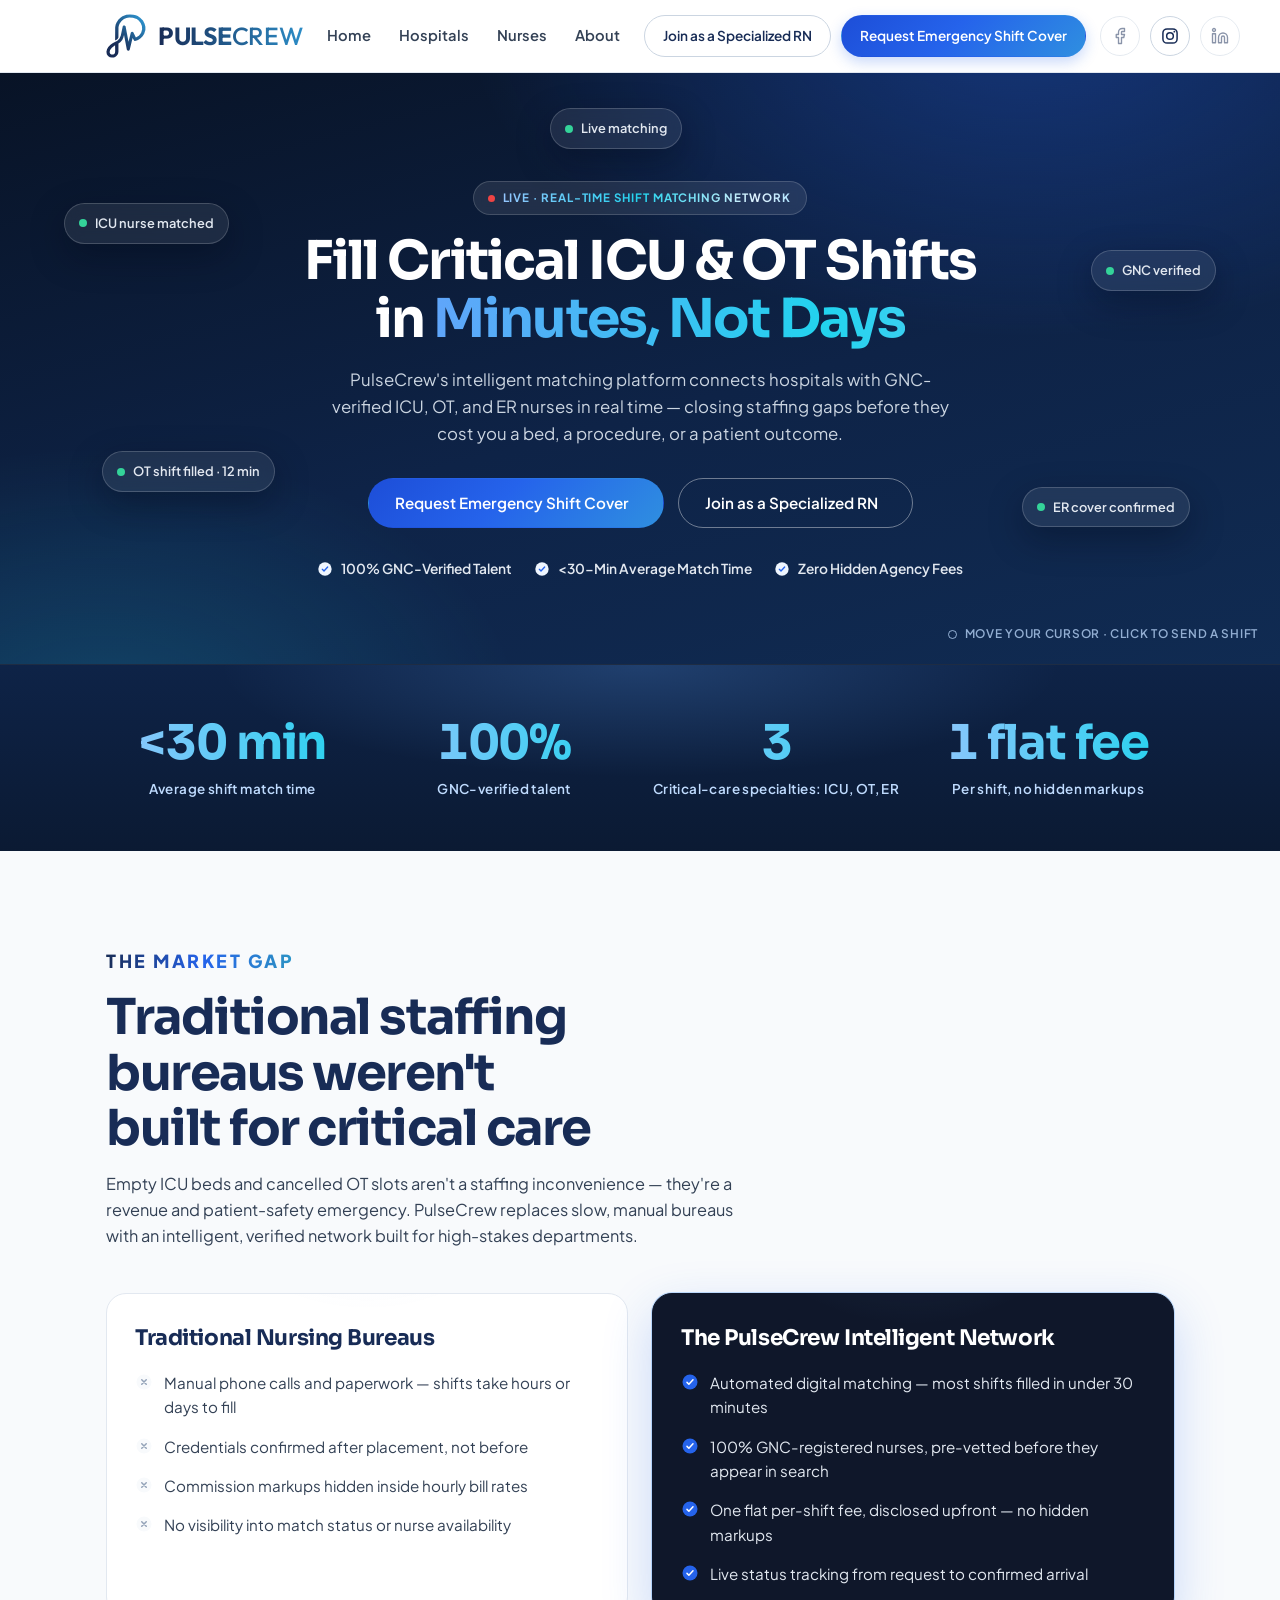
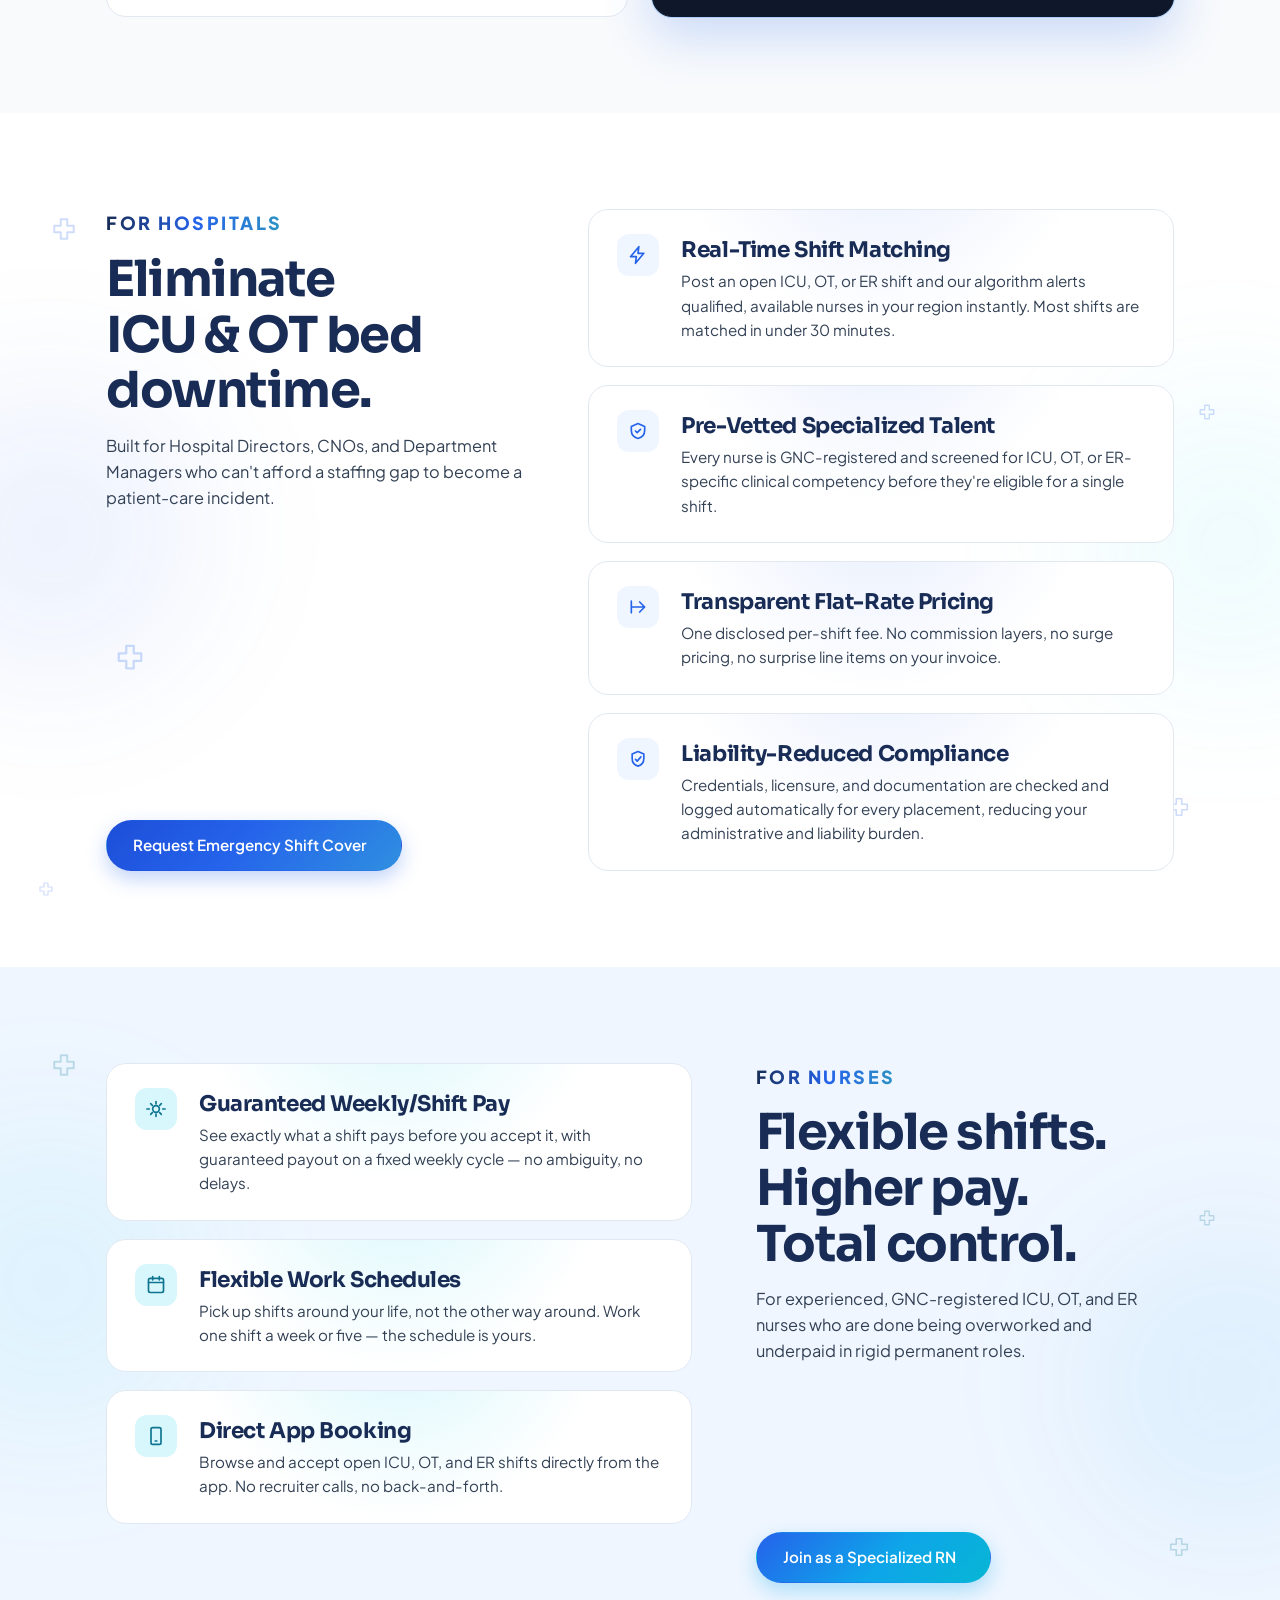
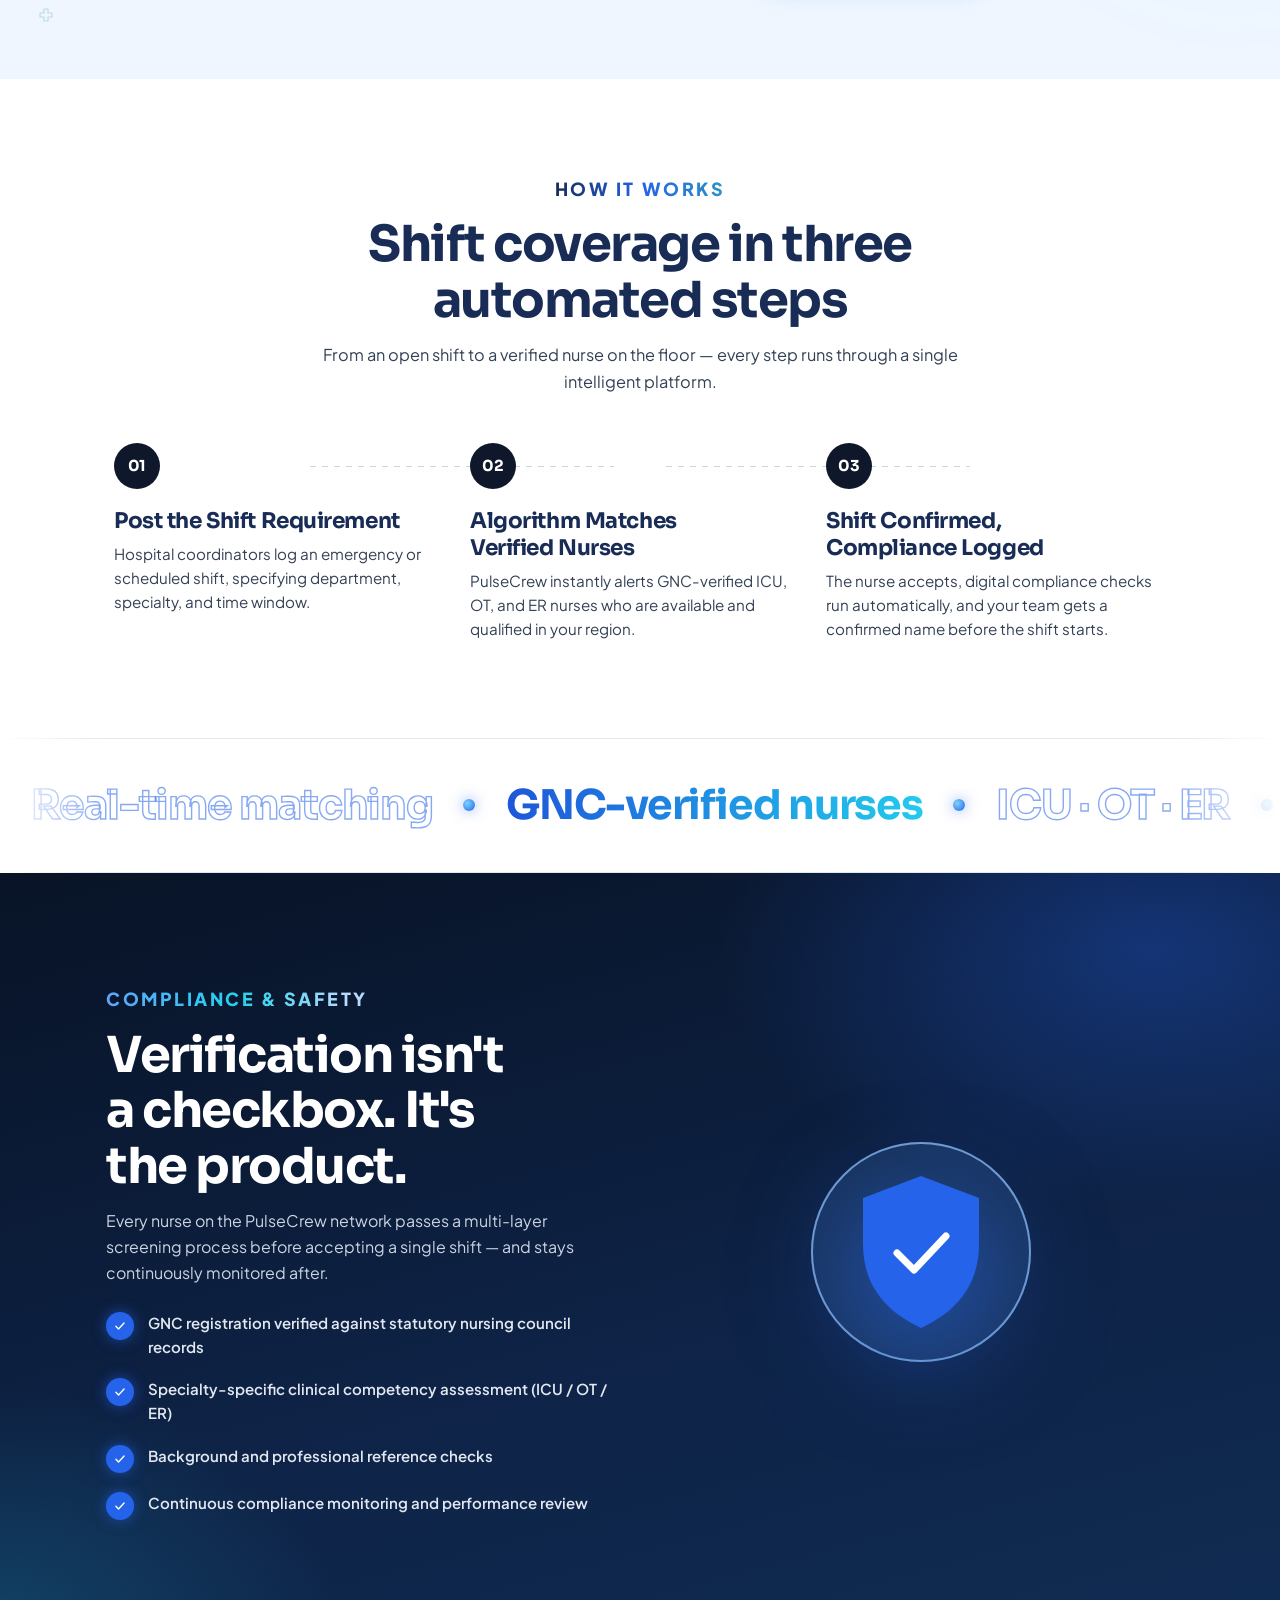
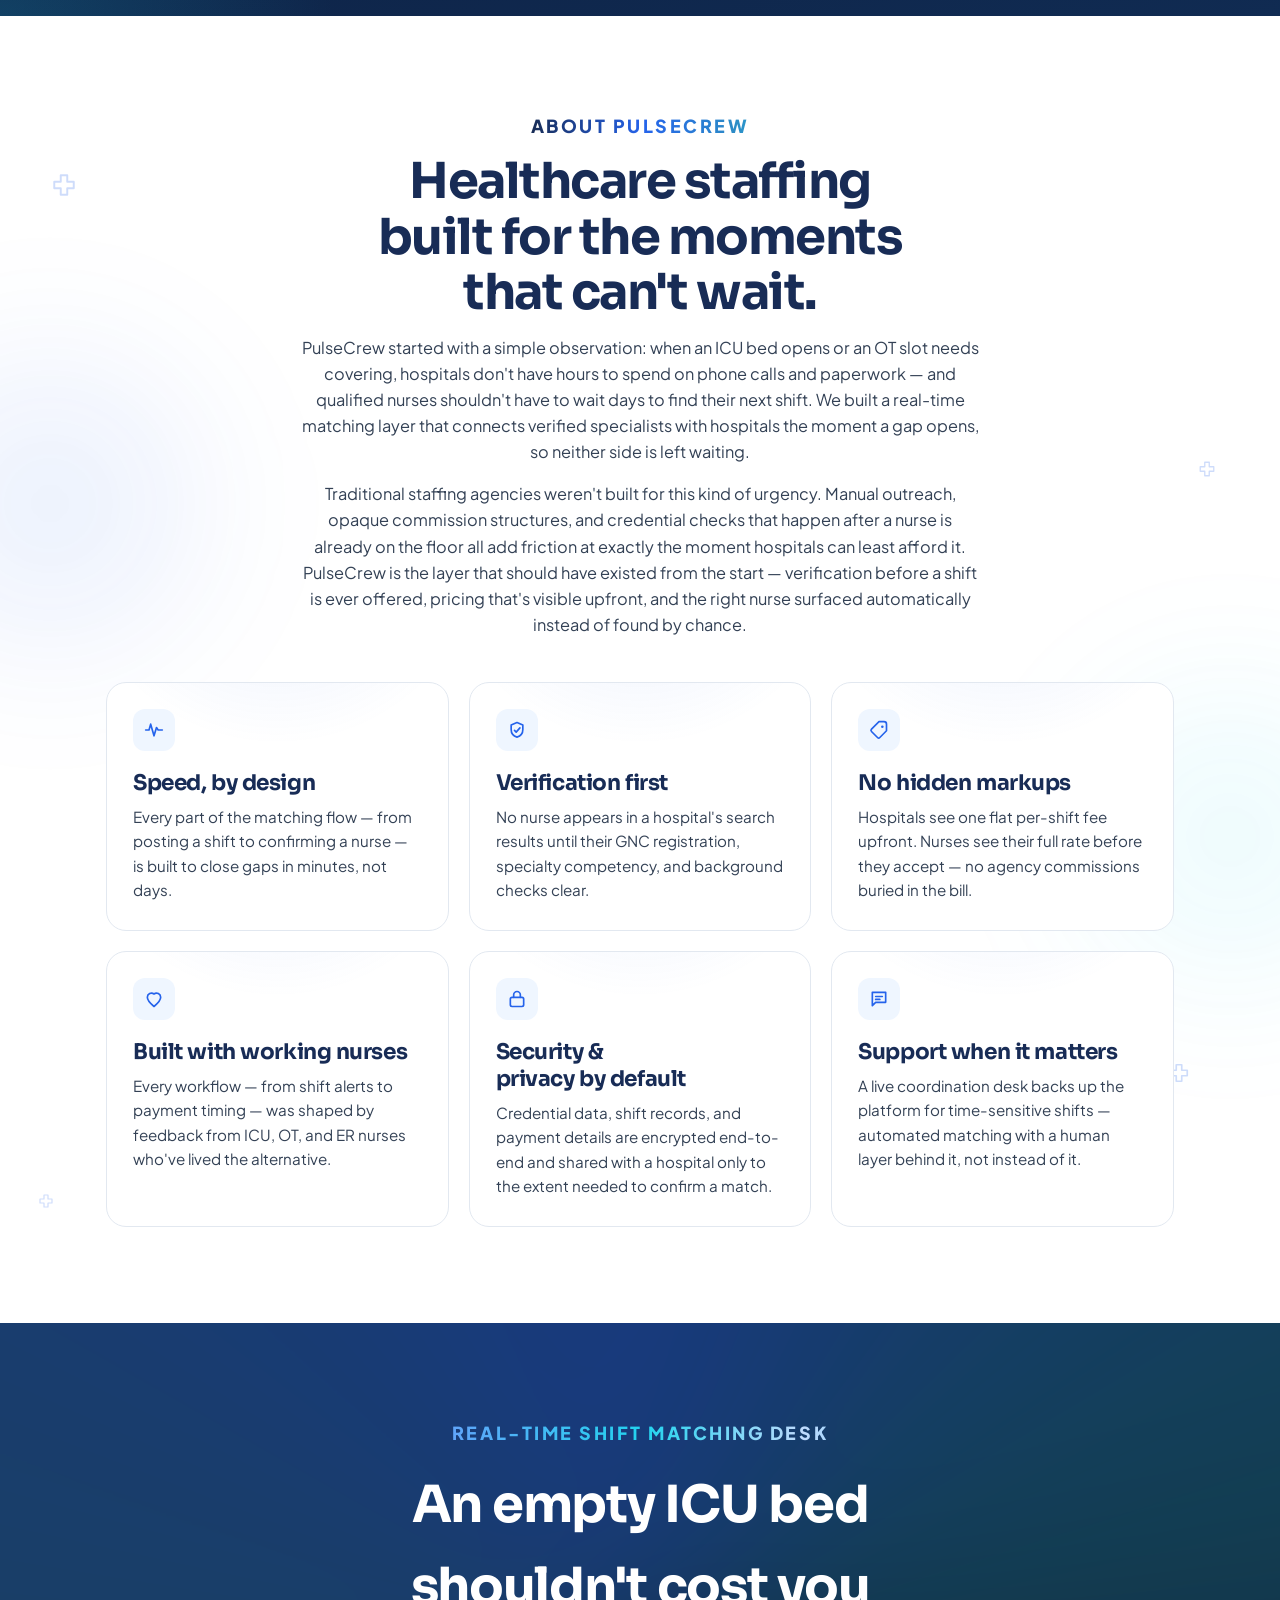
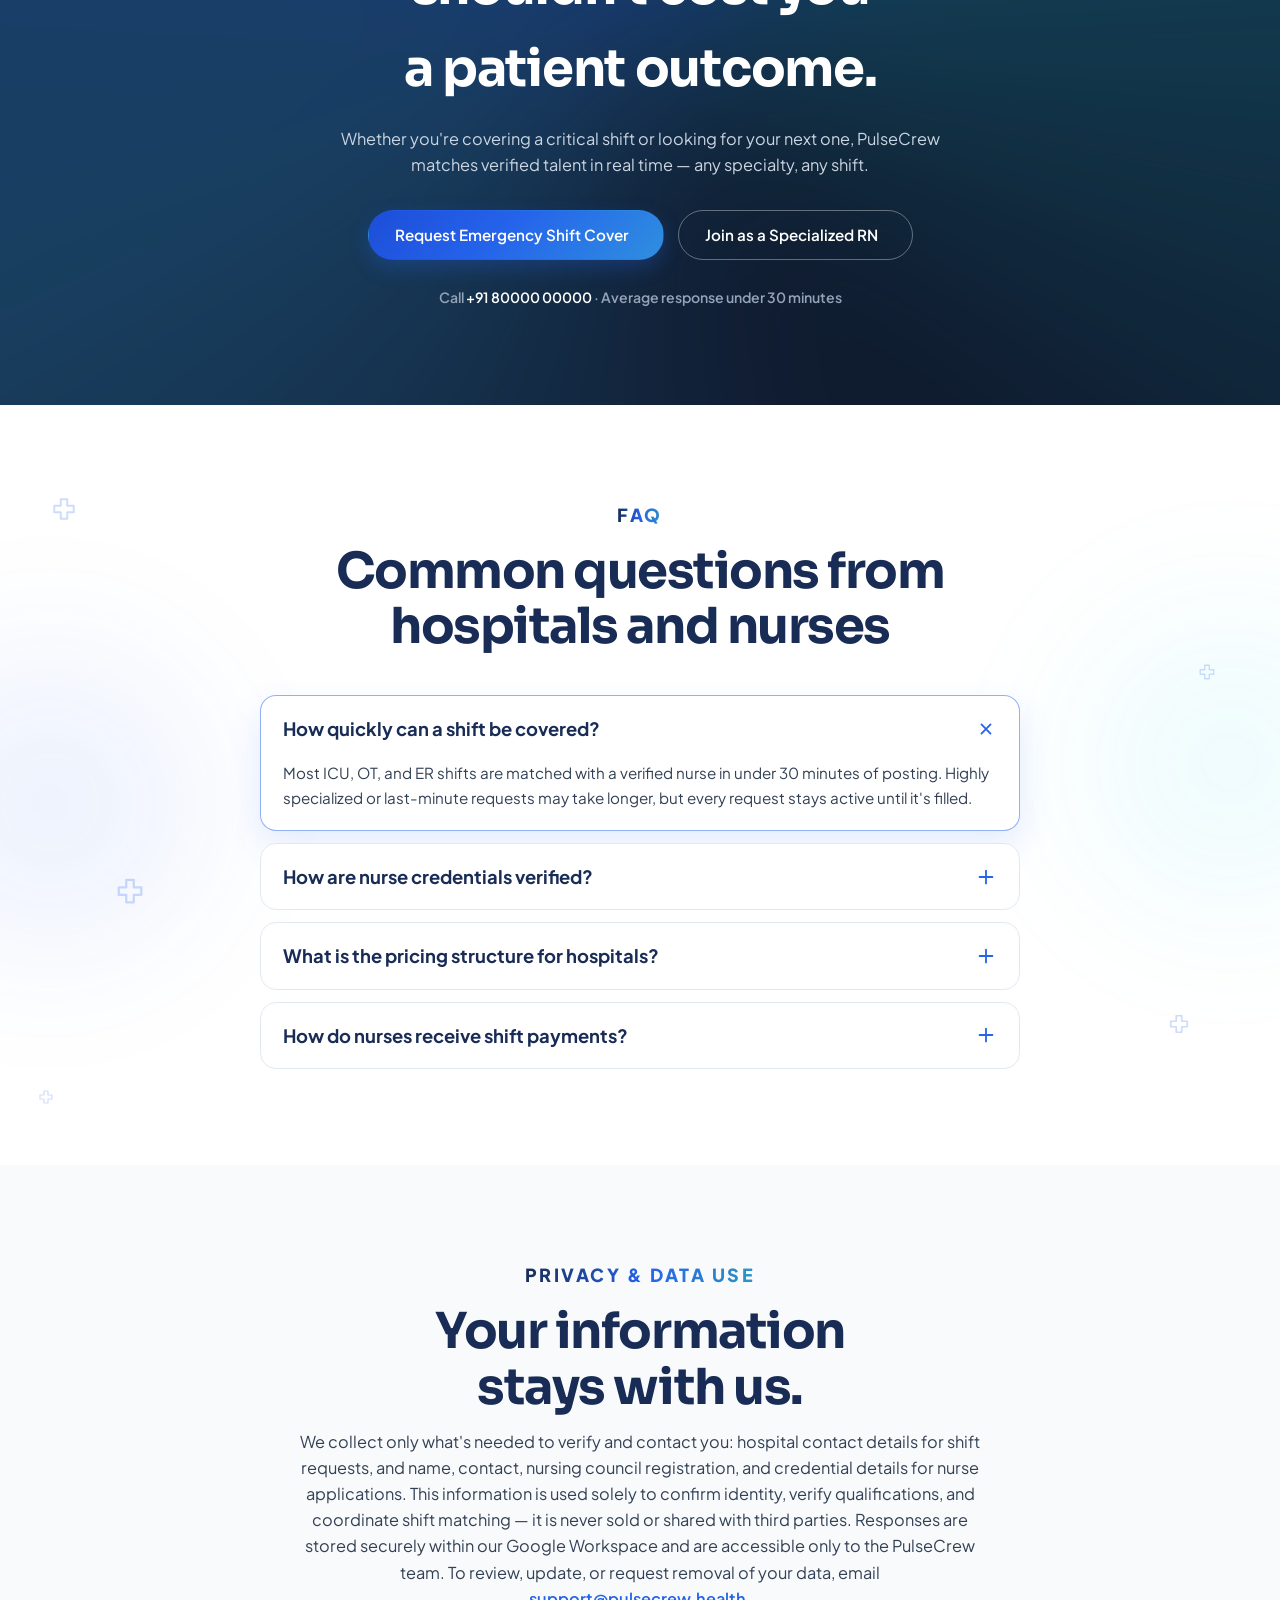
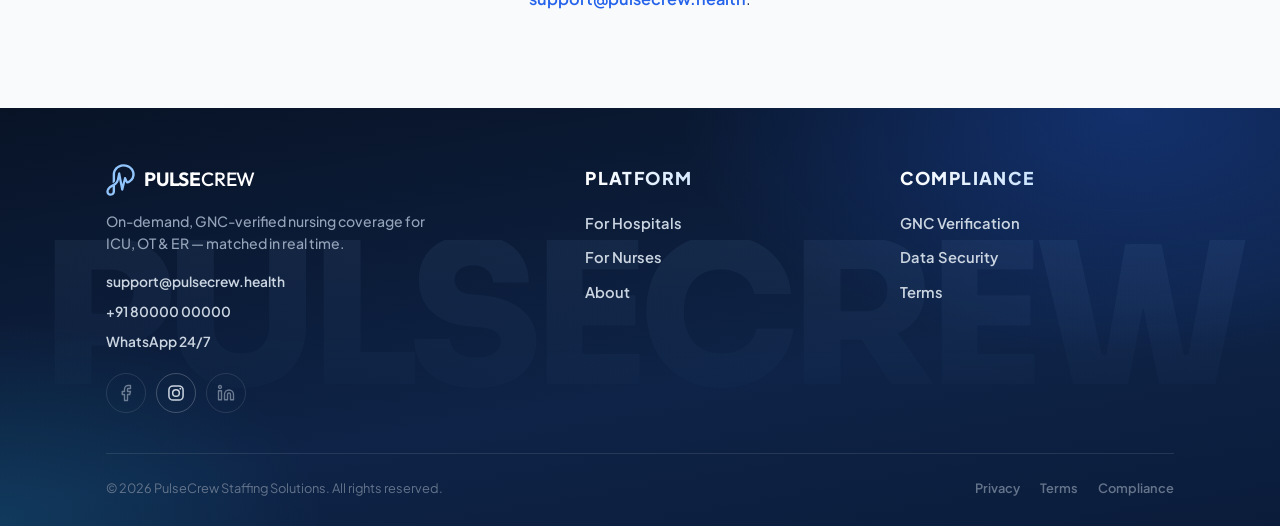
<file: index.html>
<!doctype html><html><head><meta charset=utf8><meta name=viewport content="width=device-width,initial-scale=1"><style>:root{color-scheme:light}body{margin:0;padding:0;font:14px -apple-system,BlinkMacSystemFont,sans-serif;background:#faf9f5;color:#141413}img{max-width:100%}[hidden]:not([hidden=until-found i]){display:none!important}</style></head><body>
<title>PulseCrew Staffing</title>
<meta name="viewport" content="width=device-width, initial-scale=1">
<link rel="stylesheet" href="assets/site.css">

<div class="page-loader" id="pageLoader">
  <div class="loader-mark">
    <div class="loader-lottie" id="loaderLottie"></div>
  </div>
</div>
<script>"undefined"!=typeof navigator&&function(t,e){"object"==typeof exports&&"undefined"!=typeof module?module.exports=e():"function"==typeof define&&define.amd?define(e):(t="undefined"!=typeof globalThis?globalThis:t||self).lottie=e()}(this,(function(){"use strict";var svgNS="http://www.w3.org/2000/svg",locationHref="",_useWebWorker=!1,initialDefaultFrame=-999999,setWebWorker=function(t){_useWebWorker=!!t},getWebWorker=function(){return _useWebWorker},setLocationHref=function(t){locationHref=t},getLocationHref=function(){return locationHref};function createTag(t){return document.createElement(t)}function extendPrototype(t,e){var r,i,s=t.length;for(r=0;r<s;r+=1)for(var a in i=t[r].prototype)Object.prototype.hasOwnProperty.call(i,a)&&(e.prototype[a]=i[a])}function getDescriptor(t,e){return Object.getOwnPropertyDescriptor(t,e)}function createProxyFunction(t){function e(){}return e.prototype=t,e}var audioControllerFactory=function(){function t(t){this.audios=[],this.audioFactory=t,this._volume=1,this._isMuted=!1}return t.prototype={addAudio:function(t){this.audios.push(t)},pause:function(){var t,e=this.audios.length;for(t=0;t<e;t+=1)this.audios[t].pause()},resume:function(){var t,e=this.audios.length;for(t=0;t<e;t+=1)this.audios[t].resume()},setRate:function(t){var e,r=this.audios.length;for(e=0;e<r;e+=1)this.audios[e].setRate(t)},createAudio:function(t){return this.audioFactory?this.audioFactory(t):window.Howl?new window.Howl({src:[t]}):{isPlaying:!1,play:function(){this.isPlaying=!0},seek:function(){this.isPlaying=!1},playing:function(){},rate:function(){},setVolume:function(){}}},setAudioFactory:function(t){this.audioFactory=t},setVolume:function(t){this._volume=t,this._updateVolume()},mute:function(){this._isMuted=!0,this._updateVolume()},unmute:function(){this._isMuted=!1,this._updateVolume()},getVolume:function(){return this._volume},_updateVolume:function(){var t,e=this.audios.length;for(t=0;t<e;t+=1)this.audios[t].volume(this._volume*(this._isMuted?0:1))}},function(){return new t}}(),createTypedArray=function(){function t(t,e){var r,i=0,s=[];switch(t){case"int16":case"uint8c":r=1;break;default:r=1.1}for(i=0;i<e;i+=1)s.push(r);return s}return"function"==typeof Uint8ClampedArray&&"function"==typeof Float32Array?function(e,r){return"float32"===e?new Float32Array(r):"int16"===e?new Int16Array(r):"uint8c"===e?new Uint8ClampedArray(r):t(e,r)}:t}();function createSizedArray(t){return Array.apply(null,{length:t})}function _typeof$6(t){return _typeof$6="function"==typeof Symbol&&"symbol"==typeof Symbol.iterator?function(t){return typeof t}:function(t){return t&&"function"==typeof Symbol&&t.constructor===Symbol&&t!==Symbol.prototype?"symbol":typeof t},_typeof$6(t)}var subframeEnabled=!0,expressionsPlugin=null,expressionsInterfaces=null,idPrefix$1="",isSafari=/^((?!chrome|android).)*safari/i.test(navigator.userAgent),_shouldRoundValues=!1,bmPow=Math.pow,bmSqrt=Math.sqrt,bmFloor=Math.floor,bmMax=Math.max,bmMin=Math.min,BMMath={};function ProjectInterface$1(){return{}}!function(){var t,e=["abs","acos","acosh","asin","asinh","atan","atanh","atan2","ceil","cbrt","expm1","clz32","cos","cosh","exp","floor","fround","hypot","imul","log","log1p","log2","log10","max","min","pow","random","round","sign","sin","sinh","sqrt","tan","tanh","trunc","E","LN10","LN2","LOG10E","LOG2E","PI","SQRT1_2","SQRT2"],r=e.length;for(t=0;t<r;t+=1)BMMath[e[t]]=Math[e[t]]}(),BMMath.random=Math.random,BMMath.abs=function(t){if("object"===_typeof$6(t)&&t.length){var e,r=createSizedArray(t.length),i=t.length;for(e=0;e<i;e+=1)r[e]=Math.abs(t[e]);return r}return Math.abs(t)};var defaultCurveSegments=150,degToRads=Math.PI/180,roundCorner=.5519;function roundValues(t){_shouldRoundValues=!!t}function bmRnd(t){return _shouldRoundValues?Math.round(t):t}function styleDiv(t){t.style.position="absolute",t.style.top=0,t.style.left=0,t.style.display="block",t.style.transformOrigin="0 0",t.style.webkitTransformOrigin="0 0",t.style.backfaceVisibility="visible",t.style.webkitBackfaceVisibility="visible",t.style.transformStyle="preserve-3d",t.style.webkitTransformStyle="preserve-3d",t.style.mozTransformStyle="preserve-3d"}function BMEnterFrameEvent(t,e,r,i){this.type=t,this.currentTime=e,this.totalTime=r,this.direction=i<0?-1:1}function BMCompleteEvent(t,e){this.type=t,this.direction=e<0?-1:1}function BMCompleteLoopEvent(t,e,r,i){this.type=t,this.currentLoop=r,this.totalLoops=e,this.direction=i<0?-1:1}function BMSegmentStartEvent(t,e,r){this.type=t,this.firstFrame=e,this.totalFrames=r}function BMDestroyEvent(t,e){this.type=t,this.target=e}function BMRenderFrameErrorEvent(t,e){this.type="renderFrameError",this.nativeError=t,this.currentTime=e}function BMConfigErrorEvent(t){this.type="configError",this.nativeError=t}function BMAnimationConfigErrorEvent(t,e){this.type=t,this.nativeError=e}var createElementID=(_count=0,function(){return idPrefix$1+"__lottie_element_"+(_count+=1)}),_count;function HSVtoRGB(t,e,r){var i,s,a,n,o,h,l,p;switch(h=r*(1-e),l=r*(1-(o=6*t-(n=Math.floor(6*t)))*e),p=r*(1-(1-o)*e),n%6){case 0:i=r,s=p,a=h;break;case 1:i=l,s=r,a=h;break;case 2:i=h,s=r,a=p;break;case 3:i=h,s=l,a=r;break;case 4:i=p,s=h,a=r;break;case 5:i=r,s=h,a=l}return[i,s,a]}function RGBtoHSV(t,e,r){var i,s=Math.max(t,e,r),a=Math.min(t,e,r),n=s-a,o=0===s?0:n/s,h=s/255;switch(s){case a:i=0;break;case t:i=e-r+n*(e<r?6:0),i/=6*n;break;case e:i=r-t+2*n,i/=6*n;break;case r:i=t-e+4*n,i/=6*n}return[i,o,h]}function addSaturationToRGB(t,e){var r=RGBtoHSV(255*t[0],255*t[1],255*t[2]);return r[1]+=e,r[1]>1?r[1]=1:r[1]<=0&&(r[1]=0),HSVtoRGB(r[0],r[1],r[2])}function addBrightnessToRGB(t,e){var r=RGBtoHSV(255*t[0],255*t[1],255*t[2]);return r[2]+=e,r[2]>1?r[2]=1:r[2]<0&&(r[2]=0),HSVtoRGB(r[0],r[1],r[2])}function addHueToRGB(t,e){var r=RGBtoHSV(255*t[0],255*t[1],255*t[2]);return r[0]+=e/360,r[0]>1?r[0]-=1:r[0]<0&&(r[0]+=1),HSVtoRGB(r[0],r[1],r[2])}var rgbToHex=function(){var t,e,r=[];for(t=0;t<256;t+=1)e=t.toString(16),r[t]=1===e.length?"0"+e:e;return function(t,e,i){return t<0&&(t=0),e<0&&(e=0),i<0&&(i=0),"#"+r[t]+r[e]+r[i]}}(),setSubframeEnabled=function(t){subframeEnabled=!!t},getSubframeEnabled=function(){return subframeEnabled},setExpressionsPlugin=function(t){expressionsPlugin=t},getExpressionsPlugin=function(){return expressionsPlugin},setExpressionInterfaces=function(t){expressionsInterfaces=t},getExpressionInterfaces=function(){return expressionsInterfaces},setDefaultCurveSegments=function(t){defaultCurveSegments=t},getDefaultCurveSegments=function(){return defaultCurveSegments},setIdPrefix=function(t){idPrefix$1=t},getIdPrefix=function(){return idPrefix$1};function createNS(t){return document.createElementNS(svgNS,t)}function _typeof$5(t){return _typeof$5="function"==typeof Symbol&&"symbol"==typeof Symbol.iterator?function(t){return typeof t}:function(t){return t&&"function"==typeof Symbol&&t.constructor===Symbol&&t!==Symbol.prototype?"symbol":typeof t},_typeof$5(t)}var dataManager=function(){var t,e,r=1,i=[],s={onmessage:function(){},postMessage:function(e){t({data:e})}},a={postMessage:function(t){s.onmessage({data:t})}};function n(){e||(e=function(e){if(window.Worker&&window.Blob&&getWebWorker()){var r=new Blob(["var _workerSelf = self; self.onmessage = ",e.toString()],{type:"text/javascript"}),i=URL.createObjectURL(r);return new Worker(i)}return t=e,s}((function(t){if(a.dataManager||(a.dataManager=function(){function t(s,a){var n,o,h,l,p,c,m=s.length;for(o=0;o<m;o+=1)if("ks"in(n=s[o])&&!n.completed){if(n.completed=!0,n.hasMask){var u=n.masksProperties;for(l=u.length,h=0;h<l;h+=1)if(u[h].pt.k.i)i(u[h].pt.k);else for(c=u[h].pt.k.length,p=0;p<c;p+=1)u[h].pt.k[p].s&&i(u[h].pt.k[p].s[0]),u[h].pt.k[p].e&&i(u[h].pt.k[p].e[0])}0===n.ty?(n.layers=e(n.refId,a),t(n.layers,a)):4===n.ty?r(n.shapes):5===n.ty&&f(n)}}function e(t,e){var r=function(t,e){for(var r=0,i=e.length;r<i;){if(e[r].id===t)return e[r];r+=1}return null}(t,e);return r?r.layers.__used?JSON.parse(JSON.stringify(r.layers)):(r.layers.__used=!0,r.layers):null}function r(t){var e,s,a;for(e=t.length-1;e>=0;e-=1)if("sh"===t[e].ty)if(t[e].ks.k.i)i(t[e].ks.k);else for(a=t[e].ks.k.length,s=0;s<a;s+=1)t[e].ks.k[s].s&&i(t[e].ks.k[s].s[0]),t[e].ks.k[s].e&&i(t[e].ks.k[s].e[0]);else"gr"===t[e].ty&&r(t[e].it)}function i(t){var e,r=t.i.length;for(e=0;e<r;e+=1)t.i[e][0]+=t.v[e][0],t.i[e][1]+=t.v[e][1],t.o[e][0]+=t.v[e][0],t.o[e][1]+=t.v[e][1]}function s(t,e){var r=e?e.split("."):[100,100,100];return t[0]>r[0]||!(r[0]>t[0])&&(t[1]>r[1]||!(r[1]>t[1])&&(t[2]>r[2]||!(r[2]>t[2])&&null))}var a,n=function(){var t=[4,4,14];function e(t){var e,r,i,s=t.length;for(e=0;e<s;e+=1)5===t[e].ty&&(i=void 0,i=(r=t[e]).t.d,r.t.d={k:[{s:i,t:0}]})}return function(r){if(s(t,r.v)&&(e(r.layers),r.assets)){var i,a=r.assets.length;for(i=0;i<a;i+=1)r.assets[i].layers&&e(r.assets[i].layers)}}}(),o=(a=[4,7,99],function(t){if(t.chars&&!s(a,t.v)){var e,i=t.chars.length;for(e=0;e<i;e+=1){var n=t.chars[e];n.data&&n.data.shapes&&(r(n.data.shapes),n.data.ip=0,n.data.op=99999,n.data.st=0,n.data.sr=1,n.data.ks={p:{k:[0,0],a:0},s:{k:[100,100],a:0},a:{k:[0,0],a:0},r:{k:0,a:0},o:{k:100,a:0}},t.chars[e].t||(n.data.shapes.push({ty:"no"}),n.data.shapes[0].it.push({p:{k:[0,0],a:0},s:{k:[100,100],a:0},a:{k:[0,0],a:0},r:{k:0,a:0},o:{k:100,a:0},sk:{k:0,a:0},sa:{k:0,a:0},ty:"tr"})))}}}),h=function(){var t=[5,7,15];function e(t){var e,r,i=t.length;for(e=0;e<i;e+=1)5===t[e].ty&&(r=void 0,"number"==typeof(r=t[e].t.p).a&&(r.a={a:0,k:r.a}),"number"==typeof r.p&&(r.p={a:0,k:r.p}),"number"==typeof r.r&&(r.r={a:0,k:r.r}))}return function(r){if(s(t,r.v)&&(e(r.layers),r.assets)){var i,a=r.assets.length;for(i=0;i<a;i+=1)r.assets[i].layers&&e(r.assets[i].layers)}}}(),l=function(){var t=[4,1,9];function e(t){var r,i,s,a=t.length;for(r=0;r<a;r+=1)if("gr"===t[r].ty)e(t[r].it);else if("fl"===t[r].ty||"st"===t[r].ty)if(t[r].c.k&&t[r].c.k[0].i)for(s=t[r].c.k.length,i=0;i<s;i+=1)t[r].c.k[i].s&&(t[r].c.k[i].s[0]/=255,t[r].c.k[i].s[1]/=255,t[r].c.k[i].s[2]/=255,t[r].c.k[i].s[3]/=255),t[r].c.k[i].e&&(t[r].c.k[i].e[0]/=255,t[r].c.k[i].e[1]/=255,t[r].c.k[i].e[2]/=255,t[r].c.k[i].e[3]/=255);else t[r].c.k[0]/=255,t[r].c.k[1]/=255,t[r].c.k[2]/=255,t[r].c.k[3]/=255}function r(t){var r,i=t.length;for(r=0;r<i;r+=1)4===t[r].ty&&e(t[r].shapes)}return function(e){if(s(t,e.v)&&(r(e.layers),e.assets)){var i,a=e.assets.length;for(i=0;i<a;i+=1)e.assets[i].layers&&r(e.assets[i].layers)}}}(),p=function(){var t=[4,4,18];function e(t){var r,i,s;for(r=t.length-1;r>=0;r-=1)if("sh"===t[r].ty)if(t[r].ks.k.i)t[r].ks.k.c=t[r].closed;else for(s=t[r].ks.k.length,i=0;i<s;i+=1)t[r].ks.k[i].s&&(t[r].ks.k[i].s[0].c=t[r].closed),t[r].ks.k[i].e&&(t[r].ks.k[i].e[0].c=t[r].closed);else"gr"===t[r].ty&&e(t[r].it)}function r(t){var r,i,s,a,n,o,h=t.length;for(i=0;i<h;i+=1){if((r=t[i]).hasMask){var l=r.masksProperties;for(a=l.length,s=0;s<a;s+=1)if(l[s].pt.k.i)l[s].pt.k.c=l[s].cl;else for(o=l[s].pt.k.length,n=0;n<o;n+=1)l[s].pt.k[n].s&&(l[s].pt.k[n].s[0].c=l[s].cl),l[s].pt.k[n].e&&(l[s].pt.k[n].e[0].c=l[s].cl)}4===r.ty&&e(r.shapes)}}return function(e){if(s(t,e.v)&&(r(e.layers),e.assets)){var i,a=e.assets.length;for(i=0;i<a;i+=1)e.assets[i].layers&&r(e.assets[i].layers)}}}();function f(t){0===t.t.a.length&&t.t.p}var c={completeData:function(r){r.__complete||(l(r),n(r),o(r),h(r),p(r),t(r.layers,r.assets),function(r,i){if(r){var s=0,a=r.length;for(s=0;s<a;s+=1)1===r[s].t&&(r[s].data.layers=e(r[s].data.refId,i),t(r[s].data.layers,i))}}(r.chars,r.assets),r.__complete=!0)}};return c.checkColors=l,c.checkChars=o,c.checkPathProperties=h,c.checkShapes=p,c.completeLayers=t,c}()),a.assetLoader||(a.assetLoader=function(){function t(t){var e=t.getResponseHeader("content-type");return e&&"json"===t.responseType&&-1!==e.indexOf("json")||t.response&&"object"===_typeof$5(t.response)?t.response:t.response&&"string"==typeof t.response?JSON.parse(t.response):t.responseText?JSON.parse(t.responseText):null}return{load:function(e,r,i,s){var a,n=new XMLHttpRequest;try{n.responseType="json"}catch(t){}n.onreadystatechange=function(){if(4===n.readyState)if(200===n.status)a=t(n),i(a);else try{a=t(n),i(a)}catch(t){s&&s(t)}};try{n.open(["G","E","T"].join(""),e,!0)}catch(t){n.open(["G","E","T"].join(""),r+"/"+e,!0)}n.send()}}}()),"loadAnimation"===t.data.type)a.assetLoader.load(t.data.path,t.data.fullPath,(function(e){a.dataManager.completeData(e),a.postMessage({id:t.data.id,payload:e,status:"success"})}),(function(){a.postMessage({id:t.data.id,status:"error"})}));else if("complete"===t.data.type){var e=t.data.animation;a.dataManager.completeData(e),a.postMessage({id:t.data.id,payload:e,status:"success"})}else"loadData"===t.data.type&&a.assetLoader.load(t.data.path,t.data.fullPath,(function(e){a.postMessage({id:t.data.id,payload:e,status:"success"})}),(function(){a.postMessage({id:t.data.id,status:"error"})}))})),e.onmessage=function(t){var e=t.data,r=e.id,s=i[r];i[r]=null,"success"===e.status?s.onComplete(e.payload):s.onError&&s.onError()})}function o(t,e){var s="processId_"+(r+=1);return i[s]={onComplete:t,onError:e},s}return{loadAnimation:function(t,r,i){n();var s=o(r,i);e.postMessage({type:"loadAnimation",path:t,fullPath:window.location.origin+window.location.pathname,id:s})},loadData:function(t,r,i){n();var s=o(r,i);e.postMessage({type:"loadData",path:t,fullPath:window.location.origin+window.location.pathname,id:s})},completeAnimation:function(t,r,i){n();var s=o(r,i);e.postMessage({type:"complete",animation:t,id:s})}}}(),ImagePreloader=function(){var t=function(){var t=createTag("canvas");t.width=1,t.height=1;var e=t.getContext("2d");return e.fillStyle="rgba(0,0,0,0)",e.fillRect(0,0,1,1),t}();function e(){this.loadedAssets+=1,this.loadedAssets===this.totalImages&&this.loadedFootagesCount===this.totalFootages&&this.imagesLoadedCb&&this.imagesLoadedCb(null)}function r(){this.loadedFootagesCount+=1,this.loadedAssets===this.totalImages&&this.loadedFootagesCount===this.totalFootages&&this.imagesLoadedCb&&this.imagesLoadedCb(null)}function i(t,e,r){var i="";if(t.e)i=t.p;else if(e){var s=t.p;-1!==s.indexOf("images/")&&(s=s.split("/")[1]),i=e+s}else i=r,i+=t.u?t.u:"",i+=t.p;return i}function s(t){var e=0,r=setInterval(function(){(t.getBBox().width||e>500)&&(this._imageLoaded(),clearInterval(r)),e+=1}.bind(this),50)}function a(t){var e={assetData:t},r=i(t,this.assetsPath,this.path);return dataManager.loadData(r,function(t){e.img=t,this._footageLoaded()}.bind(this),function(){e.img={},this._footageLoaded()}.bind(this)),e}function n(){this._imageLoaded=e.bind(this),this._footageLoaded=r.bind(this),this.testImageLoaded=s.bind(this),this.createFootageData=a.bind(this),this.assetsPath="",this.path="",this.totalImages=0,this.totalFootages=0,this.loadedAssets=0,this.loadedFootagesCount=0,this.imagesLoadedCb=null,this.images=[]}return n.prototype={loadAssets:function(t,e){var r;this.imagesLoadedCb=e;var i=t.length;for(r=0;r<i;r+=1)t[r].layers||(t[r].t&&"seq"!==t[r].t?3===t[r].t&&(this.totalFootages+=1,this.images.push(this.createFootageData(t[r]))):(this.totalImages+=1,this.images.push(this._createImageData(t[r]))))},setAssetsPath:function(t){this.assetsPath=t||""},setPath:function(t){this.path=t||""},loadedImages:function(){return this.totalImages===this.loadedAssets},loadedFootages:function(){return this.totalFootages===this.loadedFootagesCount},destroy:function(){this.imagesLoadedCb=null,this.images.length=0},getAsset:function(t){for(var e=0,r=this.images.length;e<r;){if(this.images[e].assetData===t)return this.images[e].img;e+=1}return null},createImgData:function(e){var r=i(e,this.assetsPath,this.path),s=createTag("img");s.crossOrigin="anonymous",s.addEventListener("load",this._imageLoaded,!1),s.addEventListener("error",function(){a.img=t,this._imageLoaded()}.bind(this),!1),s.src=r;var a={img:s,assetData:e};return a},createImageData:function(e){var r=i(e,this.assetsPath,this.path),s=createNS("image");isSafari?this.testImageLoaded(s):s.addEventListener("load",this._imageLoaded,!1),s.addEventListener("error",function(){a.img=t,this._imageLoaded()}.bind(this),!1),s.setAttributeNS("http://www.w3.org/1999/xlink","href",r),this._elementHelper.append?this._elementHelper.append(s):this._elementHelper.appendChild(s);var a={img:s,assetData:e};return a},imageLoaded:e,footageLoaded:r,setCacheType:function(t,e){"svg"===t?(this._elementHelper=e,this._createImageData=this.createImageData.bind(this)):this._createImageData=this.createImgData.bind(this)}},n}();function BaseEvent(){}BaseEvent.prototype={triggerEvent:function(t,e){if(this._cbs[t])for(var r=this._cbs[t],i=0;i<r.length;i+=1)r[i](e)},addEventListener:function(t,e){return this._cbs[t]||(this._cbs[t]=[]),this._cbs[t].push(e),function(){this.removeEventListener(t,e)}.bind(this)},removeEventListener:function(t,e){if(e){if(this._cbs[t]){for(var r=0,i=this._cbs[t].length;r<i;)this._cbs[t][r]===e&&(this._cbs[t].splice(r,1),r-=1,i-=1),r+=1;this._cbs[t].length||(this._cbs[t]=null)}}else this._cbs[t]=null}};var markerParser=function(){function t(t){for(var e,r=t.split("\r\n"),i={},s=0,a=0;a<r.length;a+=1)2===(e=r[a].split(":")).length&&(i[e[0]]=e[1].trim(),s+=1);if(0===s)throw new Error;return i}return function(e){for(var r=[],i=0;i<e.length;i+=1){var s=e[i],a={time:s.tm,duration:s.dr};try{a.payload=JSON.parse(e[i].cm)}catch(r){try{a.payload=t(e[i].cm)}catch(t){a.payload={name:e[i].cm}}}r.push(a)}return r}}(),ProjectInterface=function(){function t(t){this.compositions.push(t)}return function(){function e(t){for(var e=0,r=this.compositions.length;e<r;){if(this.compositions[e].data&&this.compositions[e].data.nm===t)return this.compositions[e].prepareFrame&&this.compositions[e].data.xt&&this.compositions[e].prepareFrame(this.currentFrame),this.compositions[e].compInterface;e+=1}return null}return e.compositions=[],e.currentFrame=0,e.registerComposition=t,e}}(),renderers={},registerRenderer=function(t,e){renderers[t]=e};function getRenderer(t){return renderers[t]}function getRegisteredRenderer(){if(renderers.canvas)return"canvas";for(var t in renderers)if(renderers[t])return t;return""}function _typeof$4(t){return _typeof$4="function"==typeof Symbol&&"symbol"==typeof Symbol.iterator?function(t){return typeof t}:function(t){return t&&"function"==typeof Symbol&&t.constructor===Symbol&&t!==Symbol.prototype?"symbol":typeof t},_typeof$4(t)}var AnimationItem=function(){this._cbs=[],this.name="",this.path="",this.isLoaded=!1,this.currentFrame=0,this.currentRawFrame=0,this.firstFrame=0,this.totalFrames=0,this.frameRate=0,this.frameMult=0,this.playSpeed=1,this.playDirection=1,this.playCount=0,this.animationData={},this.assets=[],this.isPaused=!0,this.autoplay=!1,this.loop=!0,this.renderer=null,this.animationID=createElementID(),this.assetsPath="",this.timeCompleted=0,this.segmentPos=0,this.isSubframeEnabled=getSubframeEnabled(),this.segments=[],this._idle=!0,this._completedLoop=!1,this.projectInterface=ProjectInterface(),this.imagePreloader=new ImagePreloader,this.audioController=audioControllerFactory(),this.markers=[],this.configAnimation=this.configAnimation.bind(this),this.onSetupError=this.onSetupError.bind(this),this.onSegmentComplete=this.onSegmentComplete.bind(this),this.drawnFrameEvent=new BMEnterFrameEvent("drawnFrame",0,0,0),this.expressionsPlugin=getExpressionsPlugin()};extendPrototype([BaseEvent],AnimationItem),AnimationItem.prototype.setParams=function(t){(t.wrapper||t.container)&&(this.wrapper=t.wrapper||t.container);var e="svg";t.animType?e=t.animType:t.renderer&&(e=t.renderer);var r=getRenderer(e);this.renderer=new r(this,t.rendererSettings),this.imagePreloader.setCacheType(e,this.renderer.globalData.defs),this.renderer.setProjectInterface(this.projectInterface),this.animType=e,""===t.loop||null===t.loop||void 0===t.loop||!0===t.loop?this.loop=!0:!1===t.loop?this.loop=!1:this.loop=parseInt(t.loop,10),this.autoplay=!("autoplay"in t)||t.autoplay,this.name=t.name?t.name:"",this.autoloadSegments=!Object.prototype.hasOwnProperty.call(t,"autoloadSegments")||t.autoloadSegments,this.assetsPath=t.assetsPath,this.initialSegment=t.initialSegment,t.audioFactory&&this.audioController.setAudioFactory(t.audioFactory),t.animationData?this.setupAnimation(t.animationData):t.path&&(-1!==t.path.lastIndexOf("\\")?this.path=t.path.substr(0,t.path.lastIndexOf("\\")+1):this.path=t.path.substr(0,t.path.lastIndexOf("/")+1),this.fileName=t.path.substr(t.path.lastIndexOf("/")+1),this.fileName=this.fileName.substr(0,this.fileName.lastIndexOf(".json")),dataManager.loadAnimation(t.path,this.configAnimation,this.onSetupError))},AnimationItem.prototype.onSetupError=function(){this.trigger("data_failed")},AnimationItem.prototype.setupAnimation=function(t){dataManager.completeAnimation(t,this.configAnimation)},AnimationItem.prototype.setData=function(t,e){e&&"object"!==_typeof$4(e)&&(e=JSON.parse(e));var r={wrapper:t,animationData:e},i=t.attributes;r.path=i.getNamedItem("data-animation-path")?i.getNamedItem("data-animation-path").value:i.getNamedItem("data-bm-path")?i.getNamedItem("data-bm-path").value:i.getNamedItem("bm-path")?i.getNamedItem("bm-path").value:"",r.animType=i.getNamedItem("data-anim-type")?i.getNamedItem("data-anim-type").value:i.getNamedItem("data-bm-type")?i.getNamedItem("data-bm-type").value:i.getNamedItem("bm-type")?i.getNamedItem("bm-type").value:i.getNamedItem("data-bm-renderer")?i.getNamedItem("data-bm-renderer").value:i.getNamedItem("bm-renderer")?i.getNamedItem("bm-renderer").value:getRegisteredRenderer()||"canvas";var s=i.getNamedItem("data-anim-loop")?i.getNamedItem("data-anim-loop").value:i.getNamedItem("data-bm-loop")?i.getNamedItem("data-bm-loop").value:i.getNamedItem("bm-loop")?i.getNamedItem("bm-loop").value:"";"false"===s?r.loop=!1:"true"===s?r.loop=!0:""!==s&&(r.loop=parseInt(s,10));var a=i.getNamedItem("data-anim-autoplay")?i.getNamedItem("data-anim-autoplay").value:i.getNamedItem("data-bm-autoplay")?i.getNamedItem("data-bm-autoplay").value:!i.getNamedItem("bm-autoplay")||i.getNamedItem("bm-autoplay").value;r.autoplay="false"!==a,r.name=i.getNamedItem("data-name")?i.getNamedItem("data-name").value:i.getNamedItem("data-bm-name")?i.getNamedItem("data-bm-name").value:i.getNamedItem("bm-name")?i.getNamedItem("bm-name").value:"","false"===(i.getNamedItem("data-anim-prerender")?i.getNamedItem("data-anim-prerender").value:i.getNamedItem("data-bm-prerender")?i.getNamedItem("data-bm-prerender").value:i.getNamedItem("bm-prerender")?i.getNamedItem("bm-prerender").value:"")&&(r.prerender=!1),r.path?this.setParams(r):this.trigger("destroy")},AnimationItem.prototype.includeLayers=function(t){t.op>this.animationData.op&&(this.animationData.op=t.op,this.totalFrames=Math.floor(t.op-this.animationData.ip));var e,r,i=this.animationData.layers,s=i.length,a=t.layers,n=a.length;for(r=0;r<n;r+=1)for(e=0;e<s;){if(i[e].id===a[r].id){i[e]=a[r];break}e+=1}if((t.chars||t.fonts)&&(this.renderer.globalData.fontManager.addChars(t.chars),this.renderer.globalData.fontManager.addFonts(t.fonts,this.renderer.globalData.defs)),t.assets)for(s=t.assets.length,e=0;e<s;e+=1)this.animationData.assets.push(t.assets[e]);this.animationData.__complete=!1,dataManager.completeAnimation(this.animationData,this.onSegmentComplete)},AnimationItem.prototype.onSegmentComplete=function(t){this.animationData=t;var e=getExpressionsPlugin();e&&e.initExpressions(this),this.loadNextSegment()},AnimationItem.prototype.loadNextSegment=function(){var t=this.animationData.segments;if(!t||0===t.length||!this.autoloadSegments)return this.trigger("data_ready"),void(this.timeCompleted=this.totalFrames);var e=t.shift();this.timeCompleted=e.time*this.frameRate;var r=this.path+this.fileName+"_"+this.segmentPos+".json";this.segmentPos+=1,dataManager.loadData(r,this.includeLayers.bind(this),function(){this.trigger("data_failed")}.bind(this))},AnimationItem.prototype.loadSegments=function(){this.animationData.segments||(this.timeCompleted=this.totalFrames),this.loadNextSegment()},AnimationItem.prototype.imagesLoaded=function(){this.trigger("loaded_images"),this.checkLoaded()},AnimationItem.prototype.preloadImages=function(){this.imagePreloader.setAssetsPath(this.assetsPath),this.imagePreloader.setPath(this.path),this.imagePreloader.loadAssets(this.animationData.assets,this.imagesLoaded.bind(this))},AnimationItem.prototype.configAnimation=function(t){if(this.renderer)try{this.animationData=t,this.initialSegment?(this.totalFrames=Math.floor(this.initialSegment[1]-this.initialSegment[0]),this.firstFrame=Math.round(this.initialSegment[0])):(this.totalFrames=Math.floor(this.animationData.op-this.animationData.ip),this.firstFrame=Math.round(this.animationData.ip)),this.renderer.configAnimation(t),t.assets||(t.assets=[]),this.assets=this.animationData.assets,this.frameRate=this.animationData.fr,this.frameMult=this.animationData.fr/1e3,this.renderer.searchExtraCompositions(t.assets),this.markers=markerParser(t.markers||[]),this.trigger("config_ready"),this.preloadImages(),this.loadSegments(),this.updaFrameModifier(),this.waitForFontsLoaded(),this.isPaused&&this.audioController.pause()}catch(t){this.triggerConfigError(t)}},AnimationItem.prototype.waitForFontsLoaded=function(){this.renderer&&(this.renderer.globalData.fontManager.isLoaded?this.checkLoaded():setTimeout(this.waitForFontsLoaded.bind(this),20))},AnimationItem.prototype.checkLoaded=function(){if(!this.isLoaded&&this.renderer.globalData.fontManager.isLoaded&&(this.imagePreloader.loadedImages()||"canvas"!==this.renderer.rendererType)&&this.imagePreloader.loadedFootages()){this.isLoaded=!0;var t=getExpressionsPlugin();t&&t.initExpressions(this),this.renderer.initItems(),setTimeout(function(){this.trigger("DOMLoaded")}.bind(this),0),this.gotoFrame(),this.autoplay&&this.play()}},AnimationItem.prototype.resize=function(t,e){var r="number"==typeof t?t:void 0,i="number"==typeof e?e:void 0;this.renderer.updateContainerSize(r,i)},AnimationItem.prototype.setSubframe=function(t){this.isSubframeEnabled=!!t},AnimationItem.prototype.gotoFrame=function(){this.currentFrame=this.isSubframeEnabled?this.currentRawFrame:~~this.currentRawFrame,this.timeCompleted!==this.totalFrames&&this.currentFrame>this.timeCompleted&&(this.currentFrame=this.timeCompleted),this.trigger("enterFrame"),this.renderFrame(),this.trigger("drawnFrame")},AnimationItem.prototype.renderFrame=function(){if(!1!==this.isLoaded&&this.renderer)try{this.expressionsPlugin&&this.expressionsPlugin.resetFrame(),this.renderer.renderFrame(this.currentFrame+this.firstFrame)}catch(t){this.triggerRenderFrameError(t)}},AnimationItem.prototype.play=function(t){t&&this.name!==t||!0===this.isPaused&&(this.isPaused=!1,this.trigger("_play"),this.audioController.resume(),this._idle&&(this._idle=!1,this.trigger("_active")))},AnimationItem.prototype.pause=function(t){t&&this.name!==t||!1===this.isPaused&&(this.isPaused=!0,this.trigger("_pause"),this._idle=!0,this.trigger("_idle"),this.audioController.pause())},AnimationItem.prototype.togglePause=function(t){t&&this.name!==t||(!0===this.isPaused?this.play():this.pause())},AnimationItem.prototype.stop=function(t){t&&this.name!==t||(this.pause(),this.playCount=0,this._completedLoop=!1,this.setCurrentRawFrameValue(0))},AnimationItem.prototype.getMarkerData=function(t){for(var e,r=0;r<this.markers.length;r+=1)if((e=this.markers[r]).payload&&e.payload.name===t)return e;return null},AnimationItem.prototype.goToAndStop=function(t,e,r){if(!r||this.name===r){var i=Number(t);if(isNaN(i)){var s=this.getMarkerData(t);s&&this.goToAndStop(s.time,!0)}else e?this.setCurrentRawFrameValue(t):this.setCurrentRawFrameValue(t*this.frameModifier);this.pause()}},AnimationItem.prototype.goToAndPlay=function(t,e,r){if(!r||this.name===r){var i=Number(t);if(isNaN(i)){var s=this.getMarkerData(t);s&&(s.duration?this.playSegments([s.time,s.time+s.duration],!0):this.goToAndStop(s.time,!0))}else this.goToAndStop(i,e,r);this.play()}},AnimationItem.prototype.advanceTime=function(t){if(!0!==this.isPaused&&!1!==this.isLoaded){var e=this.currentRawFrame+t*this.frameModifier,r=!1;e>=this.totalFrames-1&&this.frameModifier>0?this.loop&&this.playCount!==this.loop?e>=this.totalFrames?(this.playCount+=1,this.checkSegments(e%this.totalFrames)||(this.setCurrentRawFrameValue(e%this.totalFrames),this._completedLoop=!0,this.trigger("loopComplete"))):this.setCurrentRawFrameValue(e):this.checkSegments(e>this.totalFrames?e%this.totalFrames:0)||(r=!0,e=this.totalFrames-1):e<0?this.checkSegments(e%this.totalFrames)||(!this.loop||this.playCount--<=0&&!0!==this.loop?(r=!0,e=0):(this.setCurrentRawFrameValue(this.totalFrames+e%this.totalFrames),this._completedLoop?this.trigger("loopComplete"):this._completedLoop=!0)):this.setCurrentRawFrameValue(e),r&&(this.setCurrentRawFrameValue(e),this.pause(),this.trigger("complete"))}},AnimationItem.prototype.adjustSegment=function(t,e){this.playCount=0,t[1]<t[0]?(this.frameModifier>0&&(this.playSpeed<0?this.setSpeed(-this.playSpeed):this.setDirection(-1)),this.totalFrames=t[0]-t[1],this.timeCompleted=this.totalFrames,this.firstFrame=t[1],this.setCurrentRawFrameValue(this.totalFrames-.001-e)):t[1]>t[0]&&(this.frameModifier<0&&(this.playSpeed<0?this.setSpeed(-this.playSpeed):this.setDirection(1)),this.totalFrames=t[1]-t[0],this.timeCompleted=this.totalFrames,this.firstFrame=t[0],this.setCurrentRawFrameValue(.001+e)),this.trigger("segmentStart")},AnimationItem.prototype.setSegment=function(t,e){var r=-1;this.isPaused&&(this.currentRawFrame+this.firstFrame<t?r=t:this.currentRawFrame+this.firstFrame>e&&(r=e-t)),this.firstFrame=t,this.totalFrames=e-t,this.timeCompleted=this.totalFrames,-1!==r&&this.goToAndStop(r,!0)},AnimationItem.prototype.playSegments=function(t,e){if(e&&(this.segments.length=0),"object"===_typeof$4(t[0])){var r,i=t.length;for(r=0;r<i;r+=1)this.segments.push(t[r])}else this.segments.push(t);this.segments.length&&e&&this.adjustSegment(this.segments.shift(),0),this.isPaused&&this.play()},AnimationItem.prototype.resetSegments=function(t){this.segments.length=0,this.segments.push([this.animationData.ip,this.animationData.op]),t&&this.checkSegments(0)},AnimationItem.prototype.checkSegments=function(t){return!!this.segments.length&&(this.adjustSegment(this.segments.shift(),t),!0)},AnimationItem.prototype.destroy=function(t){t&&this.name!==t||!this.renderer||(this.renderer.destroy(),this.imagePreloader.destroy(),this.trigger("destroy"),this._cbs=null,this.onEnterFrame=null,this.onLoopComplete=null,this.onComplete=null,this.onSegmentStart=null,this.onDestroy=null,this.renderer=null,this.expressionsPlugin=null,this.imagePreloader=null,this.projectInterface=null)},AnimationItem.prototype.setCurrentRawFrameValue=function(t){this.currentRawFrame=t,this.gotoFrame()},AnimationItem.prototype.setSpeed=function(t){this.playSpeed=t,this.updaFrameModifier()},AnimationItem.prototype.setDirection=function(t){this.playDirection=t<0?-1:1,this.updaFrameModifier()},AnimationItem.prototype.setLoop=function(t){this.loop=t},AnimationItem.prototype.setVolume=function(t,e){e&&this.name!==e||this.audioController.setVolume(t)},AnimationItem.prototype.getVolume=function(){return this.audioController.getVolume()},AnimationItem.prototype.mute=function(t){t&&this.name!==t||this.audioController.mute()},AnimationItem.prototype.unmute=function(t){t&&this.name!==t||this.audioController.unmute()},AnimationItem.prototype.updaFrameModifier=function(){this.frameModifier=this.frameMult*this.playSpeed*this.playDirection,this.audioController.setRate(this.playSpeed*this.playDirection)},AnimationItem.prototype.getPath=function(){return this.path},AnimationItem.prototype.getAssetsPath=function(t){var e="";if(t.e)e=t.p;else if(this.assetsPath){var r=t.p;-1!==r.indexOf("images/")&&(r=r.split("/")[1]),e=this.assetsPath+r}else e=this.path,e+=t.u?t.u:"",e+=t.p;return e},AnimationItem.prototype.getAssetData=function(t){for(var e=0,r=this.assets.length;e<r;){if(t===this.assets[e].id)return this.assets[e];e+=1}return null},AnimationItem.prototype.hide=function(){this.renderer.hide()},AnimationItem.prototype.show=function(){this.renderer.show()},AnimationItem.prototype.getDuration=function(t){return t?this.totalFrames:this.totalFrames/this.frameRate},AnimationItem.prototype.updateDocumentData=function(t,e,r){try{this.renderer.getElementByPath(t).updateDocumentData(e,r)}catch(t){}},AnimationItem.prototype.trigger=function(t){if(this._cbs&&this._cbs[t])switch(t){case"enterFrame":this.triggerEvent(t,new BMEnterFrameEvent(t,this.currentFrame,this.totalFrames,this.frameModifier));break;case"drawnFrame":this.drawnFrameEvent.currentTime=this.currentFrame,this.drawnFrameEvent.totalTime=this.totalFrames,this.drawnFrameEvent.direction=this.frameModifier,this.triggerEvent(t,this.drawnFrameEvent);break;case"loopComplete":this.triggerEvent(t,new BMCompleteLoopEvent(t,this.loop,this.playCount,this.frameMult));break;case"complete":this.triggerEvent(t,new BMCompleteEvent(t,this.frameMult));break;case"segmentStart":this.triggerEvent(t,new BMSegmentStartEvent(t,this.firstFrame,this.totalFrames));break;case"destroy":this.triggerEvent(t,new BMDestroyEvent(t,this));break;default:this.triggerEvent(t)}"enterFrame"===t&&this.onEnterFrame&&this.onEnterFrame.call(this,new BMEnterFrameEvent(t,this.currentFrame,this.totalFrames,this.frameMult)),"loopComplete"===t&&this.onLoopComplete&&this.onLoopComplete.call(this,new BMCompleteLoopEvent(t,this.loop,this.playCount,this.frameMult)),"complete"===t&&this.onComplete&&this.onComplete.call(this,new BMCompleteEvent(t,this.frameMult)),"segmentStart"===t&&this.onSegmentStart&&this.onSegmentStart.call(this,new BMSegmentStartEvent(t,this.firstFrame,this.totalFrames)),"destroy"===t&&this.onDestroy&&this.onDestroy.call(this,new BMDestroyEvent(t,this))},AnimationItem.prototype.triggerRenderFrameError=function(t){var e=new BMRenderFrameErrorEvent(t,this.currentFrame);this.triggerEvent("error",e),this.onError&&this.onError.call(this,e)},AnimationItem.prototype.triggerConfigError=function(t){var e=new BMConfigErrorEvent(t,this.currentFrame);this.triggerEvent("error",e),this.onError&&this.onError.call(this,e)};var animationManager=function(){var t={},e=[],r=0,i=0,s=0,a=!0,n=!1;function o(t){for(var r=0,s=t.target;r<i;)e[r].animation===s&&(e.splice(r,1),r-=1,i-=1,s.isPaused||p()),r+=1}function h(t,r){if(!t)return null;for(var s=0;s<i;){if(e[s].elem===t&&null!==e[s].elem)return e[s].animation;s+=1}var a=new AnimationItem;return f(a,t),a.setData(t,r),a}function l(){s+=1,u()}function p(){s-=1}function f(t,r){t.addEventListener("destroy",o),t.addEventListener("_active",l),t.addEventListener("_idle",p),e.push({elem:r,animation:t}),i+=1}function c(t){var o,h=t-r;for(o=0;o<i;o+=1)e[o].animation.advanceTime(h);r=t,s&&!n?window.requestAnimationFrame(c):a=!0}function m(t){r=t,window.requestAnimationFrame(c)}function u(){!n&&s&&a&&(window.requestAnimationFrame(m),a=!1)}return t.registerAnimation=h,t.loadAnimation=function(t){var e=new AnimationItem;return f(e,null),e.setParams(t),e},t.setSpeed=function(t,r){var s;for(s=0;s<i;s+=1)e[s].animation.setSpeed(t,r)},t.setDirection=function(t,r){var s;for(s=0;s<i;s+=1)e[s].animation.setDirection(t,r)},t.play=function(t){var r;for(r=0;r<i;r+=1)e[r].animation.play(t)},t.pause=function(t){var r;for(r=0;r<i;r+=1)e[r].animation.pause(t)},t.stop=function(t){var r;for(r=0;r<i;r+=1)e[r].animation.stop(t)},t.togglePause=function(t){var r;for(r=0;r<i;r+=1)e[r].animation.togglePause(t)},t.searchAnimations=function(t,e,r){var i,s=[].concat([].slice.call(document.getElementsByClassName("lottie")),[].slice.call(document.getElementsByClassName("bodymovin"))),a=s.length;for(i=0;i<a;i+=1)r&&s[i].setAttribute("data-bm-type",r),h(s[i],t);if(e&&0===a){r||(r="svg");var n=document.getElementsByTagName("body")[0];n.innerText="";var o=createTag("div");o.style.width="100%",o.style.height="100%",o.setAttribute("data-bm-type",r),n.appendChild(o),h(o,t)}},t.resize=function(){var t;for(t=0;t<i;t+=1)e[t].animation.resize()},t.goToAndStop=function(t,r,s){var a;for(a=0;a<i;a+=1)e[a].animation.goToAndStop(t,r,s)},t.destroy=function(t){var r;for(r=i-1;r>=0;r-=1)e[r].animation.destroy(t)},t.freeze=function(){n=!0},t.unfreeze=function(){n=!1,u()},t.setVolume=function(t,r){var s;for(s=0;s<i;s+=1)e[s].animation.setVolume(t,r)},t.mute=function(t){var r;for(r=0;r<i;r+=1)e[r].animation.mute(t)},t.unmute=function(t){var r;for(r=0;r<i;r+=1)e[r].animation.unmute(t)},t.getRegisteredAnimations=function(){var t,r=e.length,i=[];for(t=0;t<r;t+=1)i.push(e[t].animation);return i},t}(),BezierFactory=function(){var t={getBezierEasing:function(t,r,i,s,a){var n=a||("bez_"+t+"_"+r+"_"+i+"_"+s).replace(/\./g,"p");if(e[n])return e[n];var o=new l([t,r,i,s]);return e[n]=o,o}},e={};var r=.1,i="function"==typeof Float32Array;function s(t,e){return 1-3*e+3*t}function a(t,e){return 3*e-6*t}function n(t){return 3*t}function o(t,e,r){return((s(e,r)*t+a(e,r))*t+n(e))*t}function h(t,e,r){return 3*s(e,r)*t*t+2*a(e,r)*t+n(e)}function l(t){this._p=t,this._mSampleValues=i?new Float32Array(11):new Array(11),this._precomputed=!1,this.get=this.get.bind(this)}return l.prototype={get:function(t){var e=this._p[0],r=this._p[1],i=this._p[2],s=this._p[3];return this._precomputed||this._precompute(),e===r&&i===s?t:0===t?0:1===t?1:o(this._getTForX(t),r,s)},_precompute:function(){var t=this._p[0],e=this._p[1],r=this._p[2],i=this._p[3];this._precomputed=!0,t===e&&r===i||this._calcSampleValues()},_calcSampleValues:function(){for(var t=this._p[0],e=this._p[2],i=0;i<11;++i)this._mSampleValues[i]=o(i*r,t,e)},_getTForX:function(t){for(var e=this._p[0],i=this._p[2],s=this._mSampleValues,a=0,n=1;10!==n&&s[n]<=t;++n)a+=r;var l=a+(t-s[--n])/(s[n+1]-s[n])*r,p=h(l,e,i);return p>=.001?function(t,e,r,i){for(var s=0;s<4;++s){var a=h(e,r,i);if(0===a)return e;e-=(o(e,r,i)-t)/a}return e}(t,l,e,i):0===p?l:function(t,e,r,i,s){var a,n,h=0;do{(a=o(n=e+(r-e)/2,i,s)-t)>0?r=n:e=n}while(Math.abs(a)>1e-7&&++h<10);return n}(t,a,a+r,e,i)}},t}(),pooling={double:function(t){return t.concat(createSizedArray(t.length))}},poolFactory=function(t,e,r){var i=0,s=t,a=createSizedArray(s);return{newElement:function(){return i?a[i-=1]:e()},release:function(t){i===s&&(a=pooling.double(a),s*=2),r&&r(t),a[i]=t,i+=1}}},bezierLengthPool=poolFactory(8,(function(){return{addedLength:0,percents:createTypedArray("float32",getDefaultCurveSegments()),lengths:createTypedArray("float32",getDefaultCurveSegments())}})),segmentsLengthPool=poolFactory(8,(function(){return{lengths:[],totalLength:0}}),(function(t){var e,r=t.lengths.length;for(e=0;e<r;e+=1)bezierLengthPool.release(t.lengths[e]);t.lengths.length=0}));function bezFunction(){var t=Math;function e(t,e,r,i,s,a){var n=t*i+e*s+r*a-s*i-a*t-r*e;return n>-.001&&n<.001}var r=function(t,e,r,i){var s,a,n,o,h,l,p=getDefaultCurveSegments(),f=0,c=[],m=[],u=bezierLengthPool.newElement();for(n=r.length,s=0;s<p;s+=1){for(h=s/(p-1),l=0,a=0;a<n;a+=1)o=bmPow(1-h,3)*t[a]+3*bmPow(1-h,2)*h*r[a]+3*(1-h)*bmPow(h,2)*i[a]+bmPow(h,3)*e[a],c[a]=o,null!==m[a]&&(l+=bmPow(c[a]-m[a],2)),m[a]=c[a];l&&(f+=l=bmSqrt(l)),u.percents[s]=h,u.lengths[s]=f}return u.addedLength=f,u};function i(t){this.segmentLength=0,this.points=new Array(t)}function s(t,e){this.partialLength=t,this.point=e}var a,n=(a={},function(t,r,n,o){var h=(t[0]+"_"+t[1]+"_"+r[0]+"_"+r[1]+"_"+n[0]+"_"+n[1]+"_"+o[0]+"_"+o[1]).replace(/\./g,"p");if(!a[h]){var l,p,f,c,m,u,d,y=getDefaultCurveSegments(),g=0,v=null;2===t.length&&(t[0]!==r[0]||t[1]!==r[1])&&e(t[0],t[1],r[0],r[1],t[0]+n[0],t[1]+n[1])&&e(t[0],t[1],r[0],r[1],r[0]+o[0],r[1]+o[1])&&(y=2);var b=new i(y);for(f=n.length,l=0;l<y;l+=1){for(d=createSizedArray(f),m=l/(y-1),u=0,p=0;p<f;p+=1)c=bmPow(1-m,3)*t[p]+3*bmPow(1-m,2)*m*(t[p]+n[p])+3*(1-m)*bmPow(m,2)*(r[p]+o[p])+bmPow(m,3)*r[p],d[p]=c,null!==v&&(u+=bmPow(d[p]-v[p],2));g+=u=bmSqrt(u),b.points[l]=new s(u,d),v=d}b.segmentLength=g,a[h]=b}return a[h]});function o(t,e){var r=e.percents,i=e.lengths,s=r.length,a=bmFloor((s-1)*t),n=t*e.addedLength,o=0;if(a===s-1||0===a||n===i[a])return r[a];for(var h=i[a]>n?-1:1,l=!0;l;)if(i[a]<=n&&i[a+1]>n?(o=(n-i[a])/(i[a+1]-i[a]),l=!1):a+=h,a<0||a>=s-1){if(a===s-1)return r[a];l=!1}return r[a]+(r[a+1]-r[a])*o}var h=createTypedArray("float32",8);return{getSegmentsLength:function(t){var e,i=segmentsLengthPool.newElement(),s=t.c,a=t.v,n=t.o,o=t.i,h=t._length,l=i.lengths,p=0;for(e=0;e<h-1;e+=1)l[e]=r(a[e],a[e+1],n[e],o[e+1]),p+=l[e].addedLength;return s&&h&&(l[e]=r(a[e],a[0],n[e],o[0]),p+=l[e].addedLength),i.totalLength=p,i},getNewSegment:function(e,r,i,s,a,n,l){a<0?a=0:a>1&&(a=1);var p,f=o(a,l),c=o(n=n>1?1:n,l),m=e.length,u=1-f,d=1-c,y=u*u*u,g=f*u*u*3,v=f*f*u*3,b=f*f*f,P=u*u*d,S=f*u*d+u*f*d+u*u*c,_=f*f*d+u*f*c+f*u*c,E=f*f*c,x=u*d*d,A=f*d*d+u*c*d+u*d*c,M=f*c*d+u*c*c+f*d*c,T=f*c*c,k=d*d*d,F=c*d*d+d*c*d+d*d*c,I=c*c*d+d*c*c+c*d*c,D=c*c*c;for(p=0;p<m;p+=1)h[4*p]=t.round(1e3*(y*e[p]+g*i[p]+v*s[p]+b*r[p]))/1e3,h[4*p+1]=t.round(1e3*(P*e[p]+S*i[p]+_*s[p]+E*r[p]))/1e3,h[4*p+2]=t.round(1e3*(x*e[p]+A*i[p]+M*s[p]+T*r[p]))/1e3,h[4*p+3]=t.round(1e3*(k*e[p]+F*i[p]+I*s[p]+D*r[p]))/1e3;return h},getPointInSegment:function(e,r,i,s,a,n){var h=o(a,n),l=1-h;return[t.round(1e3*(l*l*l*e[0]+(h*l*l+l*h*l+l*l*h)*i[0]+(h*h*l+l*h*h+h*l*h)*s[0]+h*h*h*r[0]))/1e3,t.round(1e3*(l*l*l*e[1]+(h*l*l+l*h*l+l*l*h)*i[1]+(h*h*l+l*h*h+h*l*h)*s[1]+h*h*h*r[1]))/1e3]},buildBezierData:n,pointOnLine2D:e,pointOnLine3D:function(r,i,s,a,n,o,h,l,p){if(0===s&&0===o&&0===p)return e(r,i,a,n,h,l);var f,c=t.sqrt(t.pow(a-r,2)+t.pow(n-i,2)+t.pow(o-s,2)),m=t.sqrt(t.pow(h-r,2)+t.pow(l-i,2)+t.pow(p-s,2)),u=t.sqrt(t.pow(h-a,2)+t.pow(l-n,2)+t.pow(p-o,2));return(f=c>m?c>u?c-m-u:u-m-c:u>m?u-m-c:m-c-u)>-1e-4&&f<1e-4}}}var bez=bezFunction(),initFrame=initialDefaultFrame,mathAbs=Math.abs;function interpolateValue(t,e){var r,i=this.offsetTime;"multidimensional"===this.propType&&(r=createTypedArray("float32",this.pv.length));for(var s,a,n,o,h,l,p,f,c,m=e.lastIndex,u=m,d=this.keyframes.length-1,y=!0;y;){if(s=this.keyframes[u],a=this.keyframes[u+1],u===d-1&&t>=a.t-i){s.h&&(s=a),m=0;break}if(a.t-i>t){m=u;break}u<d-1?u+=1:(m=0,y=!1)}n=this.keyframesMetadata[u]||{};var g,v=a.t-i,b=s.t-i;if(s.to){n.bezierData||(n.bezierData=bez.buildBezierData(s.s,a.s||s.e,s.to,s.ti));var P=n.bezierData;if(t>=v||t<b){var S=t>=v?P.points.length-1:0;for(h=P.points[S].point.length,o=0;o<h;o+=1)r[o]=P.points[S].point[o]}else{n.__fnct?c=n.__fnct:(c=BezierFactory.getBezierEasing(s.o.x,s.o.y,s.i.x,s.i.y,s.n).get,n.__fnct=c),l=c((t-b)/(v-b));var _,E=P.segmentLength*l,x=e.lastFrame<t&&e._lastKeyframeIndex===u?e._lastAddedLength:0;for(f=e.lastFrame<t&&e._lastKeyframeIndex===u?e._lastPoint:0,y=!0,p=P.points.length;y;){if(x+=P.points[f].partialLength,0===E||0===l||f===P.points.length-1){for(h=P.points[f].point.length,o=0;o<h;o+=1)r[o]=P.points[f].point[o];break}if(E>=x&&E<x+P.points[f+1].partialLength){for(_=(E-x)/P.points[f+1].partialLength,h=P.points[f].point.length,o=0;o<h;o+=1)r[o]=P.points[f].point[o]+(P.points[f+1].point[o]-P.points[f].point[o])*_;break}f<p-1?f+=1:y=!1}e._lastPoint=f,e._lastAddedLength=x-P.points[f].partialLength,e._lastKeyframeIndex=u}}else{var A,M,T,k,F;if(d=s.s.length,g=a.s||s.e,this.sh&&1!==s.h)if(t>=v)r[0]=g[0],r[1]=g[1],r[2]=g[2];else if(t<=b)r[0]=s.s[0],r[1]=s.s[1],r[2]=s.s[2];else{quaternionToEuler(r,slerp(createQuaternion(s.s),createQuaternion(g),(t-b)/(v-b)))}else for(u=0;u<d;u+=1)1!==s.h&&(t>=v?l=1:t<b?l=0:(s.o.x.constructor===Array?(n.__fnct||(n.__fnct=[]),n.__fnct[u]?c=n.__fnct[u]:(A=void 0===s.o.x[u]?s.o.x[0]:s.o.x[u],M=void 0===s.o.y[u]?s.o.y[0]:s.o.y[u],T=void 0===s.i.x[u]?s.i.x[0]:s.i.x[u],k=void 0===s.i.y[u]?s.i.y[0]:s.i.y[u],c=BezierFactory.getBezierEasing(A,M,T,k).get,n.__fnct[u]=c)):n.__fnct?c=n.__fnct:(A=s.o.x,M=s.o.y,T=s.i.x,k=s.i.y,c=BezierFactory.getBezierEasing(A,M,T,k).get,s.keyframeMetadata=c),l=c((t-b)/(v-b)))),g=a.s||s.e,F=1===s.h?s.s[u]:s.s[u]+(g[u]-s.s[u])*l,"multidimensional"===this.propType?r[u]=F:r=F}return e.lastIndex=m,r}function slerp(t,e,r){var i,s,a,n,o,h=[],l=t[0],p=t[1],f=t[2],c=t[3],m=e[0],u=e[1],d=e[2],y=e[3];return(s=l*m+p*u+f*d+c*y)<0&&(s=-s,m=-m,u=-u,d=-d,y=-y),1-s>1e-6?(i=Math.acos(s),a=Math.sin(i),n=Math.sin((1-r)*i)/a,o=Math.sin(r*i)/a):(n=1-r,o=r),h[0]=n*l+o*m,h[1]=n*p+o*u,h[2]=n*f+o*d,h[3]=n*c+o*y,h}function quaternionToEuler(t,e){var r=e[0],i=e[1],s=e[2],a=e[3],n=Math.atan2(2*i*a-2*r*s,1-2*i*i-2*s*s),o=Math.asin(2*r*i+2*s*a),h=Math.atan2(2*r*a-2*i*s,1-2*r*r-2*s*s);t[0]=n/degToRads,t[1]=o/degToRads,t[2]=h/degToRads}function createQuaternion(t){var e=t[0]*degToRads,r=t[1]*degToRads,i=t[2]*degToRads,s=Math.cos(e/2),a=Math.cos(r/2),n=Math.cos(i/2),o=Math.sin(e/2),h=Math.sin(r/2),l=Math.sin(i/2);return[o*h*n+s*a*l,o*a*n+s*h*l,s*h*n-o*a*l,s*a*n-o*h*l]}function getValueAtCurrentTime(){var t=this.comp.renderedFrame-this.offsetTime,e=this.keyframes[0].t-this.offsetTime,r=this.keyframes[this.keyframes.length-1].t-this.offsetTime;if(!(t===this._caching.lastFrame||this._caching.lastFrame!==initFrame&&(this._caching.lastFrame>=r&&t>=r||this._caching.lastFrame<e&&t<e))){this._caching.lastFrame>=t&&(this._caching._lastKeyframeIndex=-1,this._caching.lastIndex=0);var i=this.interpolateValue(t,this._caching);this.pv=i}return this._caching.lastFrame=t,this.pv}function setVValue(t){var e;if("unidimensional"===this.propType)e=t*this.mult,mathAbs(this.v-e)>1e-5&&(this.v=e,this._mdf=!0);else for(var r=0,i=this.v.length;r<i;)e=t[r]*this.mult,mathAbs(this.v[r]-e)>1e-5&&(this.v[r]=e,this._mdf=!0),r+=1}function processEffectsSequence(){if(this.elem.globalData.frameId!==this.frameId&&this.effectsSequence.length)if(this.lock)this.setVValue(this.pv);else{var t;this.lock=!0,this._mdf=this._isFirstFrame;var e=this.effectsSequence.length,r=this.kf?this.pv:this.data.k;for(t=0;t<e;t+=1)r=this.effectsSequence[t](r);this.setVValue(r),this._isFirstFrame=!1,this.lock=!1,this.frameId=this.elem.globalData.frameId}}function addEffect(t){this.effectsSequence.push(t),this.container.addDynamicProperty(this)}function ValueProperty(t,e,r,i){this.propType="unidimensional",this.mult=r||1,this.data=e,this.v=r?e.k*r:e.k,this.pv=e.k,this._mdf=!1,this.elem=t,this.container=i,this.comp=t.comp,this.k=!1,this.kf=!1,this.vel=0,this.effectsSequence=[],this._isFirstFrame=!0,this.getValue=processEffectsSequence,this.setVValue=setVValue,this.addEffect=addEffect}function MultiDimensionalProperty(t,e,r,i){var s;this.propType="multidimensional",this.mult=r||1,this.data=e,this._mdf=!1,this.elem=t,this.container=i,this.comp=t.comp,this.k=!1,this.kf=!1,this.frameId=-1;var a=e.k.length;for(this.v=createTypedArray("float32",a),this.pv=createTypedArray("float32",a),this.vel=createTypedArray("float32",a),s=0;s<a;s+=1)this.v[s]=e.k[s]*this.mult,this.pv[s]=e.k[s];this._isFirstFrame=!0,this.effectsSequence=[],this.getValue=processEffectsSequence,this.setVValue=setVValue,this.addEffect=addEffect}function KeyframedValueProperty(t,e,r,i){this.propType="unidimensional",this.keyframes=e.k,this.keyframesMetadata=[],this.offsetTime=t.data.st,this.frameId=-1,this._caching={lastFrame:initFrame,lastIndex:0,value:0,_lastKeyframeIndex:-1},this.k=!0,this.kf=!0,this.data=e,this.mult=r||1,this.elem=t,this.container=i,this.comp=t.comp,this.v=initFrame,this.pv=initFrame,this._isFirstFrame=!0,this.getValue=processEffectsSequence,this.setVValue=setVValue,this.interpolateValue=interpolateValue,this.effectsSequence=[getValueAtCurrentTime.bind(this)],this.addEffect=addEffect}function KeyframedMultidimensionalProperty(t,e,r,i){var s;this.propType="multidimensional";var a,n,o,h,l=e.k.length;for(s=0;s<l-1;s+=1)e.k[s].to&&e.k[s].s&&e.k[s+1]&&e.k[s+1].s&&(a=e.k[s].s,n=e.k[s+1].s,o=e.k[s].to,h=e.k[s].ti,(2===a.length&&(a[0]!==n[0]||a[1]!==n[1])&&bez.pointOnLine2D(a[0],a[1],n[0],n[1],a[0]+o[0],a[1]+o[1])&&bez.pointOnLine2D(a[0],a[1],n[0],n[1],n[0]+h[0],n[1]+h[1])||3===a.length&&(a[0]!==n[0]||a[1]!==n[1]||a[2]!==n[2])&&bez.pointOnLine3D(a[0],a[1],a[2],n[0],n[1],n[2],a[0]+o[0],a[1]+o[1],a[2]+o[2])&&bez.pointOnLine3D(a[0],a[1],a[2],n[0],n[1],n[2],n[0]+h[0],n[1]+h[1],n[2]+h[2]))&&(e.k[s].to=null,e.k[s].ti=null),a[0]===n[0]&&a[1]===n[1]&&0===o[0]&&0===o[1]&&0===h[0]&&0===h[1]&&(2===a.length||a[2]===n[2]&&0===o[2]&&0===h[2])&&(e.k[s].to=null,e.k[s].ti=null));this.effectsSequence=[getValueAtCurrentTime.bind(this)],this.data=e,this.keyframes=e.k,this.keyframesMetadata=[],this.offsetTime=t.data.st,this.k=!0,this.kf=!0,this._isFirstFrame=!0,this.mult=r||1,this.elem=t,this.container=i,this.comp=t.comp,this.getValue=processEffectsSequence,this.setVValue=setVValue,this.interpolateValue=interpolateValue,this.frameId=-1;var p=e.k[0].s.length;for(this.v=createTypedArray("float32",p),this.pv=createTypedArray("float32",p),s=0;s<p;s+=1)this.v[s]=initFrame,this.pv[s]=initFrame;this._caching={lastFrame:initFrame,lastIndex:0,value:createTypedArray("float32",p)},this.addEffect=addEffect}var PropertyFactory={getProp:function(t,e,r,i,s){var a;if(e.sid&&(e=t.globalData.slotManager.getProp(e)),e.k.length)if("number"==typeof e.k[0])a=new MultiDimensionalProperty(t,e,i,s);else switch(r){case 0:a=new KeyframedValueProperty(t,e,i,s);break;case 1:a=new KeyframedMultidimensionalProperty(t,e,i,s)}else a=new ValueProperty(t,e,i,s);return a.effectsSequence.length&&s.addDynamicProperty(a),a}};function DynamicPropertyContainer(){}DynamicPropertyContainer.prototype={addDynamicProperty:function(t){-1===this.dynamicProperties.indexOf(t)&&(this.dynamicProperties.push(t),this.container.addDynamicProperty(this),this._isAnimated=!0)},iterateDynamicProperties:function(){var t;this._mdf=!1;var e=this.dynamicProperties.length;for(t=0;t<e;t+=1)this.dynamicProperties[t].getValue(),this.dynamicProperties[t]._mdf&&(this._mdf=!0)},initDynamicPropertyContainer:function(t){this.container=t,this.dynamicProperties=[],this._mdf=!1,this._isAnimated=!1}};var pointPool=poolFactory(8,(function(){return createTypedArray("float32",2)}));function ShapePath(){this.c=!1,this._length=0,this._maxLength=8,this.v=createSizedArray(this._maxLength),this.o=createSizedArray(this._maxLength),this.i=createSizedArray(this._maxLength)}ShapePath.prototype.setPathData=function(t,e){this.c=t,this.setLength(e);for(var r=0;r<e;)this.v[r]=pointPool.newElement(),this.o[r]=pointPool.newElement(),this.i[r]=pointPool.newElement(),r+=1},ShapePath.prototype.setLength=function(t){for(;this._maxLength<t;)this.doubleArrayLength();this._length=t},ShapePath.prototype.doubleArrayLength=function(){this.v=this.v.concat(createSizedArray(this._maxLength)),this.i=this.i.concat(createSizedArray(this._maxLength)),this.o=this.o.concat(createSizedArray(this._maxLength)),this._maxLength*=2},ShapePath.prototype.setXYAt=function(t,e,r,i,s){var a;switch(this._length=Math.max(this._length,i+1),this._length>=this._maxLength&&this.doubleArrayLength(),r){case"v":a=this.v;break;case"i":a=this.i;break;case"o":a=this.o;break;default:a=[]}(!a[i]||a[i]&&!s)&&(a[i]=pointPool.newElement()),a[i][0]=t,a[i][1]=e},ShapePath.prototype.setTripleAt=function(t,e,r,i,s,a,n,o){this.setXYAt(t,e,"v",n,o),this.setXYAt(r,i,"o",n,o),this.setXYAt(s,a,"i",n,o)},ShapePath.prototype.reverse=function(){var t=new ShapePath;t.setPathData(this.c,this._length);var e=this.v,r=this.o,i=this.i,s=0;this.c&&(t.setTripleAt(e[0][0],e[0][1],i[0][0],i[0][1],r[0][0],r[0][1],0,!1),s=1);var a,n=this._length-1,o=this._length;for(a=s;a<o;a+=1)t.setTripleAt(e[n][0],e[n][1],i[n][0],i[n][1],r[n][0],r[n][1],a,!1),n-=1;return t},ShapePath.prototype.length=function(){return this._length};var shapePool=(factory=poolFactory(4,(function(){return new ShapePath}),(function(t){var e,r=t._length;for(e=0;e<r;e+=1)pointPool.release(t.v[e]),pointPool.release(t.i[e]),pointPool.release(t.o[e]),t.v[e]=null,t.i[e]=null,t.o[e]=null;t._length=0,t.c=!1})),factory.clone=function(t){var e,r=factory.newElement(),i=void 0===t._length?t.v.length:t._length;for(r.setLength(i),r.c=t.c,e=0;e<i;e+=1)r.setTripleAt(t.v[e][0],t.v[e][1],t.o[e][0],t.o[e][1],t.i[e][0],t.i[e][1],e);return r},factory),factory;function ShapeCollection(){this._length=0,this._maxLength=4,this.shapes=createSizedArray(this._maxLength)}ShapeCollection.prototype.addShape=function(t){this._length===this._maxLength&&(this.shapes=this.shapes.concat(createSizedArray(this._maxLength)),this._maxLength*=2),this.shapes[this._length]=t,this._length+=1},ShapeCollection.prototype.releaseShapes=function(){var t;for(t=0;t<this._length;t+=1)shapePool.release(this.shapes[t]);this._length=0};var shapeCollectionPool=(ob={newShapeCollection:function(){return _length?pool[_length-=1]:new ShapeCollection},release:function(t){var e,r=t._length;for(e=0;e<r;e+=1)shapePool.release(t.shapes[e]);t._length=0,_length===_maxLength&&(pool=pooling.double(pool),_maxLength*=2),pool[_length]=t,_length+=1}},_length=0,_maxLength=4,pool=createSizedArray(_maxLength),ob),ob,_length,_maxLength,pool,ShapePropertyFactory=function(){var t=-999999;function e(t,e,r){var i,s,a,n,o,h,l,p,f,c=r.lastIndex,m=this.keyframes;if(t<m[0].t-this.offsetTime)i=m[0].s[0],a=!0,c=0;else if(t>=m[m.length-1].t-this.offsetTime)i=m[m.length-1].s?m[m.length-1].s[0]:m[m.length-2].e[0],a=!0;else{for(var u,d,y,g=c,v=m.length-1,b=!0;b&&(u=m[g],!((d=m[g+1]).t-this.offsetTime>t));)g<v-1?g+=1:b=!1;if(y=this.keyframesMetadata[g]||{},c=g,!(a=1===u.h)){if(t>=d.t-this.offsetTime)p=1;else if(t<u.t-this.offsetTime)p=0;else{var P;y.__fnct?P=y.__fnct:(P=BezierFactory.getBezierEasing(u.o.x,u.o.y,u.i.x,u.i.y).get,y.__fnct=P),p=P((t-(u.t-this.offsetTime))/(d.t-this.offsetTime-(u.t-this.offsetTime)))}s=d.s?d.s[0]:u.e[0]}i=u.s[0]}for(h=e._length,l=i.i[0].length,r.lastIndex=c,n=0;n<h;n+=1)for(o=0;o<l;o+=1)f=a?i.i[n][o]:i.i[n][o]+(s.i[n][o]-i.i[n][o])*p,e.i[n][o]=f,f=a?i.o[n][o]:i.o[n][o]+(s.o[n][o]-i.o[n][o])*p,e.o[n][o]=f,f=a?i.v[n][o]:i.v[n][o]+(s.v[n][o]-i.v[n][o])*p,e.v[n][o]=f}function r(){var e=this.comp.renderedFrame-this.offsetTime,r=this.keyframes[0].t-this.offsetTime,i=this.keyframes[this.keyframes.length-1].t-this.offsetTime,s=this._caching.lastFrame;return s!==t&&(s<r&&e<r||s>i&&e>i)||(this._caching.lastIndex=s<e?this._caching.lastIndex:0,this.interpolateShape(e,this.pv,this._caching)),this._caching.lastFrame=e,this.pv}function i(){this.paths=this.localShapeCollection}function s(t){(function(t,e){if(t._length!==e._length||t.c!==e.c)return!1;var r,i=t._length;for(r=0;r<i;r+=1)if(t.v[r][0]!==e.v[r][0]||t.v[r][1]!==e.v[r][1]||t.o[r][0]!==e.o[r][0]||t.o[r][1]!==e.o[r][1]||t.i[r][0]!==e.i[r][0]||t.i[r][1]!==e.i[r][1])return!1;return!0})(this.v,t)||(this.v=shapePool.clone(t),this.localShapeCollection.releaseShapes(),this.localShapeCollection.addShape(this.v),this._mdf=!0,this.paths=this.localShapeCollection)}function a(){if(this.elem.globalData.frameId!==this.frameId)if(this.effectsSequence.length)if(this.lock)this.setVValue(this.pv);else{var t,e;this.lock=!0,this._mdf=!1,t=this.kf?this.pv:this.data.ks?this.data.ks.k:this.data.pt.k;var r=this.effectsSequence.length;for(e=0;e<r;e+=1)t=this.effectsSequence[e](t);this.setVValue(t),this.lock=!1,this.frameId=this.elem.globalData.frameId}else this._mdf=!1}function n(t,e,r){this.propType="shape",this.comp=t.comp,this.container=t,this.elem=t,this.data=e,this.k=!1,this.kf=!1,this._mdf=!1;var s=3===r?e.pt.k:e.ks.k;this.v=shapePool.clone(s),this.pv=shapePool.clone(this.v),this.localShapeCollection=shapeCollectionPool.newShapeCollection(),this.paths=this.localShapeCollection,this.paths.addShape(this.v),this.reset=i,this.effectsSequence=[]}function o(t){this.effectsSequence.push(t),this.container.addDynamicProperty(this)}function h(e,s,a){this.propType="shape",this.comp=e.comp,this.elem=e,this.container=e,this.offsetTime=e.data.st,this.keyframes=3===a?s.pt.k:s.ks.k,this.keyframesMetadata=[],this.k=!0,this.kf=!0;var n=this.keyframes[0].s[0].i.length;this.v=shapePool.newElement(),this.v.setPathData(this.keyframes[0].s[0].c,n),this.pv=shapePool.clone(this.v),this.localShapeCollection=shapeCollectionPool.newShapeCollection(),this.paths=this.localShapeCollection,this.paths.addShape(this.v),this.lastFrame=t,this.reset=i,this._caching={lastFrame:t,lastIndex:0},this.effectsSequence=[r.bind(this)]}n.prototype.interpolateShape=e,n.prototype.getValue=a,n.prototype.setVValue=s,n.prototype.addEffect=o,h.prototype.getValue=a,h.prototype.interpolateShape=e,h.prototype.setVValue=s,h.prototype.addEffect=o;var l=function(){var t=roundCorner;function e(t,e){this.v=shapePool.newElement(),this.v.setPathData(!0,4),this.localShapeCollection=shapeCollectionPool.newShapeCollection(),this.paths=this.localShapeCollection,this.localShapeCollection.addShape(this.v),this.d=e.d,this.elem=t,this.comp=t.comp,this.frameId=-1,this.initDynamicPropertyContainer(t),this.p=PropertyFactory.getProp(t,e.p,1,0,this),this.s=PropertyFactory.getProp(t,e.s,1,0,this),this.dynamicProperties.length?this.k=!0:(this.k=!1,this.convertEllToPath())}return e.prototype={reset:i,getValue:function(){this.elem.globalData.frameId!==this.frameId&&(this.frameId=this.elem.globalData.frameId,this.iterateDynamicProperties(),this._mdf&&this.convertEllToPath())},convertEllToPath:function(){var e=this.p.v[0],r=this.p.v[1],i=this.s.v[0]/2,s=this.s.v[1]/2,a=3!==this.d,n=this.v;n.v[0][0]=e,n.v[0][1]=r-s,n.v[1][0]=a?e+i:e-i,n.v[1][1]=r,n.v[2][0]=e,n.v[2][1]=r+s,n.v[3][0]=a?e-i:e+i,n.v[3][1]=r,n.i[0][0]=a?e-i*t:e+i*t,n.i[0][1]=r-s,n.i[1][0]=a?e+i:e-i,n.i[1][1]=r-s*t,n.i[2][0]=a?e+i*t:e-i*t,n.i[2][1]=r+s,n.i[3][0]=a?e-i:e+i,n.i[3][1]=r+s*t,n.o[0][0]=a?e+i*t:e-i*t,n.o[0][1]=r-s,n.o[1][0]=a?e+i:e-i,n.o[1][1]=r+s*t,n.o[2][0]=a?e-i*t:e+i*t,n.o[2][1]=r+s,n.o[3][0]=a?e-i:e+i,n.o[3][1]=r-s*t}},extendPrototype([DynamicPropertyContainer],e),e}(),p=function(){function t(t,e){this.v=shapePool.newElement(),this.v.setPathData(!0,0),this.elem=t,this.comp=t.comp,this.data=e,this.frameId=-1,this.d=e.d,this.initDynamicPropertyContainer(t),1===e.sy?(this.ir=PropertyFactory.getProp(t,e.ir,0,0,this),this.is=PropertyFactory.getProp(t,e.is,0,.01,this),this.convertToPath=this.convertStarToPath):this.convertToPath=this.convertPolygonToPath,this.pt=PropertyFactory.getProp(t,e.pt,0,0,this),this.p=PropertyFactory.getProp(t,e.p,1,0,this),this.r=PropertyFactory.getProp(t,e.r,0,degToRads,this),this.or=PropertyFactory.getProp(t,e.or,0,0,this),this.os=PropertyFactory.getProp(t,e.os,0,.01,this),this.localShapeCollection=shapeCollectionPool.newShapeCollection(),this.localShapeCollection.addShape(this.v),this.paths=this.localShapeCollection,this.dynamicProperties.length?this.k=!0:(this.k=!1,this.convertToPath())}return t.prototype={reset:i,getValue:function(){this.elem.globalData.frameId!==this.frameId&&(this.frameId=this.elem.globalData.frameId,this.iterateDynamicProperties(),this._mdf&&this.convertToPath())},convertStarToPath:function(){var t,e,r,i,s=2*Math.floor(this.pt.v),a=2*Math.PI/s,n=!0,o=this.or.v,h=this.ir.v,l=this.os.v,p=this.is.v,f=2*Math.PI*o/(2*s),c=2*Math.PI*h/(2*s),m=-Math.PI/2;m+=this.r.v;var u=3===this.data.d?-1:1;for(this.v._length=0,t=0;t<s;t+=1){r=n?l:p,i=n?f:c;var d=(e=n?o:h)*Math.cos(m),y=e*Math.sin(m),g=0===d&&0===y?0:y/Math.sqrt(d*d+y*y),v=0===d&&0===y?0:-d/Math.sqrt(d*d+y*y);d+=+this.p.v[0],y+=+this.p.v[1],this.v.setTripleAt(d,y,d-g*i*r*u,y-v*i*r*u,d+g*i*r*u,y+v*i*r*u,t,!0),n=!n,m+=a*u}},convertPolygonToPath:function(){var t,e=Math.floor(this.pt.v),r=2*Math.PI/e,i=this.or.v,s=this.os.v,a=2*Math.PI*i/(4*e),n=.5*-Math.PI,o=3===this.data.d?-1:1;for(n+=this.r.v,this.v._length=0,t=0;t<e;t+=1){var h=i*Math.cos(n),l=i*Math.sin(n),p=0===h&&0===l?0:l/Math.sqrt(h*h+l*l),f=0===h&&0===l?0:-h/Math.sqrt(h*h+l*l);h+=+this.p.v[0],l+=+this.p.v[1],this.v.setTripleAt(h,l,h-p*a*s*o,l-f*a*s*o,h+p*a*s*o,l+f*a*s*o,t,!0),n+=r*o}this.paths.length=0,this.paths[0]=this.v}},extendPrototype([DynamicPropertyContainer],t),t}(),f=function(){function t(t,e){this.v=shapePool.newElement(),this.v.c=!0,this.localShapeCollection=shapeCollectionPool.newShapeCollection(),this.localShapeCollection.addShape(this.v),this.paths=this.localShapeCollection,this.elem=t,this.comp=t.comp,this.frameId=-1,this.d=e.d,this.initDynamicPropertyContainer(t),this.p=PropertyFactory.getProp(t,e.p,1,0,this),this.s=PropertyFactory.getProp(t,e.s,1,0,this),this.r=PropertyFactory.getProp(t,e.r,0,0,this),this.dynamicProperties.length?this.k=!0:(this.k=!1,this.convertRectToPath())}return t.prototype={convertRectToPath:function(){var t=this.p.v[0],e=this.p.v[1],r=this.s.v[0]/2,i=this.s.v[1]/2,s=bmMin(r,i,this.r.v),a=s*(1-roundCorner);this.v._length=0,2===this.d||1===this.d?(this.v.setTripleAt(t+r,e-i+s,t+r,e-i+s,t+r,e-i+a,0,!0),this.v.setTripleAt(t+r,e+i-s,t+r,e+i-a,t+r,e+i-s,1,!0),0!==s?(this.v.setTripleAt(t+r-s,e+i,t+r-s,e+i,t+r-a,e+i,2,!0),this.v.setTripleAt(t-r+s,e+i,t-r+a,e+i,t-r+s,e+i,3,!0),this.v.setTripleAt(t-r,e+i-s,t-r,e+i-s,t-r,e+i-a,4,!0),this.v.setTripleAt(t-r,e-i+s,t-r,e-i+a,t-r,e-i+s,5,!0),this.v.setTripleAt(t-r+s,e-i,t-r+s,e-i,t-r+a,e-i,6,!0),this.v.setTripleAt(t+r-s,e-i,t+r-a,e-i,t+r-s,e-i,7,!0)):(this.v.setTripleAt(t-r,e+i,t-r+a,e+i,t-r,e+i,2),this.v.setTripleAt(t-r,e-i,t-r,e-i+a,t-r,e-i,3))):(this.v.setTripleAt(t+r,e-i+s,t+r,e-i+a,t+r,e-i+s,0,!0),0!==s?(this.v.setTripleAt(t+r-s,e-i,t+r-s,e-i,t+r-a,e-i,1,!0),this.v.setTripleAt(t-r+s,e-i,t-r+a,e-i,t-r+s,e-i,2,!0),this.v.setTripleAt(t-r,e-i+s,t-r,e-i+s,t-r,e-i+a,3,!0),this.v.setTripleAt(t-r,e+i-s,t-r,e+i-a,t-r,e+i-s,4,!0),this.v.setTripleAt(t-r+s,e+i,t-r+s,e+i,t-r+a,e+i,5,!0),this.v.setTripleAt(t+r-s,e+i,t+r-a,e+i,t+r-s,e+i,6,!0),this.v.setTripleAt(t+r,e+i-s,t+r,e+i-s,t+r,e+i-a,7,!0)):(this.v.setTripleAt(t-r,e-i,t-r+a,e-i,t-r,e-i,1,!0),this.v.setTripleAt(t-r,e+i,t-r,e+i-a,t-r,e+i,2,!0),this.v.setTripleAt(t+r,e+i,t+r-a,e+i,t+r,e+i,3,!0)))},getValue:function(){this.elem.globalData.frameId!==this.frameId&&(this.frameId=this.elem.globalData.frameId,this.iterateDynamicProperties(),this._mdf&&this.convertRectToPath())},reset:i},extendPrototype([DynamicPropertyContainer],t),t}();var c={getShapeProp:function(t,e,r){var i;return 3===r||4===r?i=(3===r?e.pt:e.ks).k.length?new h(t,e,r):new n(t,e,r):5===r?i=new f(t,e):6===r?i=new l(t,e):7===r&&(i=new p(t,e)),i.k&&t.addDynamicProperty(i),i},getConstructorFunction:function(){return n},getKeyframedConstructorFunction:function(){return h}};return c}(),Matrix=function(){var t=Math.cos,e=Math.sin,r=Math.tan,i=Math.round;function s(){return this.props[0]=1,this.props[1]=0,this.props[2]=0,this.props[3]=0,this.props[4]=0,this.props[5]=1,this.props[6]=0,this.props[7]=0,this.props[8]=0,this.props[9]=0,this.props[10]=1,this.props[11]=0,this.props[12]=0,this.props[13]=0,this.props[14]=0,this.props[15]=1,this}function a(r){if(0===r)return this;var i=t(r),s=e(r);return this._t(i,-s,0,0,s,i,0,0,0,0,1,0,0,0,0,1)}function n(r){if(0===r)return this;var i=t(r),s=e(r);return this._t(1,0,0,0,0,i,-s,0,0,s,i,0,0,0,0,1)}function o(r){if(0===r)return this;var i=t(r),s=e(r);return this._t(i,0,s,0,0,1,0,0,-s,0,i,0,0,0,0,1)}function h(r){if(0===r)return this;var i=t(r),s=e(r);return this._t(i,-s,0,0,s,i,0,0,0,0,1,0,0,0,0,1)}function l(t,e){return this._t(1,e,t,1,0,0)}function p(t,e){return this.shear(r(t),r(e))}function f(i,s){var a=t(s),n=e(s);return this._t(a,n,0,0,-n,a,0,0,0,0,1,0,0,0,0,1)._t(1,0,0,0,r(i),1,0,0,0,0,1,0,0,0,0,1)._t(a,-n,0,0,n,a,0,0,0,0,1,0,0,0,0,1)}function c(t,e,r){return r||0===r||(r=1),1===t&&1===e&&1===r?this:this._t(t,0,0,0,0,e,0,0,0,0,r,0,0,0,0,1)}function m(t,e,r,i,s,a,n,o,h,l,p,f,c,m,u,d){return this.props[0]=t,this.props[1]=e,this.props[2]=r,this.props[3]=i,this.props[4]=s,this.props[5]=a,this.props[6]=n,this.props[7]=o,this.props[8]=h,this.props[9]=l,this.props[10]=p,this.props[11]=f,this.props[12]=c,this.props[13]=m,this.props[14]=u,this.props[15]=d,this}function u(t,e,r){return r=r||0,0!==t||0!==e||0!==r?this._t(1,0,0,0,0,1,0,0,0,0,1,0,t,e,r,1):this}function d(t,e,r,i,s,a,n,o,h,l,p,f,c,m,u,d){var y=this.props;if(1===t&&0===e&&0===r&&0===i&&0===s&&1===a&&0===n&&0===o&&0===h&&0===l&&1===p&&0===f)return y[12]=y[12]*t+y[15]*c,y[13]=y[13]*a+y[15]*m,y[14]=y[14]*p+y[15]*u,y[15]*=d,this._identityCalculated=!1,this;var g=y[0],v=y[1],b=y[2],P=y[3],S=y[4],_=y[5],E=y[6],x=y[7],A=y[8],M=y[9],T=y[10],k=y[11],F=y[12],I=y[13],D=y[14],C=y[15];return y[0]=g*t+v*s+b*h+P*c,y[1]=g*e+v*a+b*l+P*m,y[2]=g*r+v*n+b*p+P*u,y[3]=g*i+v*o+b*f+P*d,y[4]=S*t+_*s+E*h+x*c,y[5]=S*e+_*a+E*l+x*m,y[6]=S*r+_*n+E*p+x*u,y[7]=S*i+_*o+E*f+x*d,y[8]=A*t+M*s+T*h+k*c,y[9]=A*e+M*a+T*l+k*m,y[10]=A*r+M*n+T*p+k*u,y[11]=A*i+M*o+T*f+k*d,y[12]=F*t+I*s+D*h+C*c,y[13]=F*e+I*a+D*l+C*m,y[14]=F*r+I*n+D*p+C*u,y[15]=F*i+I*o+D*f+C*d,this._identityCalculated=!1,this}function y(t){var e=t.props;return this.transform(e[0],e[1],e[2],e[3],e[4],e[5],e[6],e[7],e[8],e[9],e[10],e[11],e[12],e[13],e[14],e[15])}function g(){return this._identityCalculated||(this._identity=!(1!==this.props[0]||0!==this.props[1]||0!==this.props[2]||0!==this.props[3]||0!==this.props[4]||1!==this.props[5]||0!==this.props[6]||0!==this.props[7]||0!==this.props[8]||0!==this.props[9]||1!==this.props[10]||0!==this.props[11]||0!==this.props[12]||0!==this.props[13]||0!==this.props[14]||1!==this.props[15]),this._identityCalculated=!0),this._identity}function v(t){for(var e=0;e<16;){if(t.props[e]!==this.props[e])return!1;e+=1}return!0}function b(t){var e;for(e=0;e<16;e+=1)t.props[e]=this.props[e];return t}function P(t){var e;for(e=0;e<16;e+=1)this.props[e]=t[e]}function S(t,e,r){return{x:t*this.props[0]+e*this.props[4]+r*this.props[8]+this.props[12],y:t*this.props[1]+e*this.props[5]+r*this.props[9]+this.props[13],z:t*this.props[2]+e*this.props[6]+r*this.props[10]+this.props[14]}}function _(t,e,r){return t*this.props[0]+e*this.props[4]+r*this.props[8]+this.props[12]}function E(t,e,r){return t*this.props[1]+e*this.props[5]+r*this.props[9]+this.props[13]}function x(t,e,r){return t*this.props[2]+e*this.props[6]+r*this.props[10]+this.props[14]}function A(){var t=this.props[0]*this.props[5]-this.props[1]*this.props[4],e=this.props[5]/t,r=-this.props[1]/t,i=-this.props[4]/t,s=this.props[0]/t,a=(this.props[4]*this.props[13]-this.props[5]*this.props[12])/t,n=-(this.props[0]*this.props[13]-this.props[1]*this.props[12])/t,o=new Matrix;return o.props[0]=e,o.props[1]=r,o.props[4]=i,o.props[5]=s,o.props[12]=a,o.props[13]=n,o}function M(t){return this.getInverseMatrix().applyToPointArray(t[0],t[1],t[2]||0)}function T(t){var e,r=t.length,i=[];for(e=0;e<r;e+=1)i[e]=M(t[e]);return i}function k(t,e,r){var i=createTypedArray("float32",6);if(this.isIdentity())i[0]=t[0],i[1]=t[1],i[2]=e[0],i[3]=e[1],i[4]=r[0],i[5]=r[1];else{var s=this.props[0],a=this.props[1],n=this.props[4],o=this.props[5],h=this.props[12],l=this.props[13];i[0]=t[0]*s+t[1]*n+h,i[1]=t[0]*a+t[1]*o+l,i[2]=e[0]*s+e[1]*n+h,i[3]=e[0]*a+e[1]*o+l,i[4]=r[0]*s+r[1]*n+h,i[5]=r[0]*a+r[1]*o+l}return i}function F(t,e,r){return this.isIdentity()?[t,e,r]:[t*this.props[0]+e*this.props[4]+r*this.props[8]+this.props[12],t*this.props[1]+e*this.props[5]+r*this.props[9]+this.props[13],t*this.props[2]+e*this.props[6]+r*this.props[10]+this.props[14]]}function I(t,e){if(this.isIdentity())return t+","+e;var r=this.props;return Math.round(100*(t*r[0]+e*r[4]+r[12]))/100+","+Math.round(100*(t*r[1]+e*r[5]+r[13]))/100}function D(){for(var t=0,e=this.props,r="matrix3d(";t<16;)r+=i(1e4*e[t])/1e4,r+=15===t?")":",",t+=1;return r}function C(t){return t<1e-6&&t>0||t>-1e-6&&t<0?i(1e4*t)/1e4:t}function w(){var t=this.props;return"matrix("+C(t[0])+","+C(t[1])+","+C(t[4])+","+C(t[5])+","+C(t[12])+","+C(t[13])+")"}return function(){this.reset=s,this.rotate=a,this.rotateX=n,this.rotateY=o,this.rotateZ=h,this.skew=p,this.skewFromAxis=f,this.shear=l,this.scale=c,this.setTransform=m,this.translate=u,this.transform=d,this.multiply=y,this.applyToPoint=S,this.applyToX=_,this.applyToY=E,this.applyToZ=x,this.applyToPointArray=F,this.applyToTriplePoints=k,this.applyToPointStringified=I,this.toCSS=D,this.to2dCSS=w,this.clone=b,this.cloneFromProps=P,this.equals=v,this.inversePoints=T,this.inversePoint=M,this.getInverseMatrix=A,this._t=this.transform,this.isIdentity=g,this._identity=!0,this._identityCalculated=!1,this.props=createTypedArray("float32",16),this.reset()}}();function _typeof$3(t){return _typeof$3="function"==typeof Symbol&&"symbol"==typeof Symbol.iterator?function(t){return typeof t}:function(t){return t&&"function"==typeof Symbol&&t.constructor===Symbol&&t!==Symbol.prototype?"symbol":typeof t},_typeof$3(t)}var lottie={},standalone="__[STANDALONE]__",animationData="__[ANIMATIONDATA]__",renderer="";function setLocation(t){setLocationHref(t)}function searchAnimations(){!0===standalone?animationManager.searchAnimations(animationData,standalone,renderer):animationManager.searchAnimations()}function setSubframeRendering(t){setSubframeEnabled(t)}function setPrefix(t){setIdPrefix(t)}function loadAnimation(t){return!0===standalone&&(t.animationData=JSON.parse(animationData)),animationManager.loadAnimation(t)}function setQuality(t){if("string"==typeof t)switch(t){case"high":setDefaultCurveSegments(200);break;default:case"medium":setDefaultCurveSegments(50);break;case"low":setDefaultCurveSegments(10)}else!isNaN(t)&&t>1&&setDefaultCurveSegments(t);getDefaultCurveSegments()>=50?roundValues(!1):roundValues(!0)}function inBrowser(){return"undefined"!=typeof navigator}function installPlugin(t,e){"expressions"===t&&setExpressionsPlugin(e)}function getFactory(t){switch(t){case"propertyFactory":return PropertyFactory;case"shapePropertyFactory":return ShapePropertyFactory;case"matrix":return Matrix;default:return null}}function checkReady(){"complete"===document.readyState&&(clearInterval(readyStateCheckInterval),searchAnimations())}function getQueryVariable(t){for(var e=queryString.split("&"),r=0;r<e.length;r+=1){var i=e[r].split("=");if(decodeURIComponent(i[0])==t)return decodeURIComponent(i[1])}return null}lottie.play=animationManager.play,lottie.pause=animationManager.pause,lottie.setLocationHref=setLocation,lottie.togglePause=animationManager.togglePause,lottie.setSpeed=animationManager.setSpeed,lottie.setDirection=animationManager.setDirection,lottie.stop=animationManager.stop,lottie.searchAnimations=searchAnimations,lottie.registerAnimation=animationManager.registerAnimation,lottie.loadAnimation=loadAnimation,lottie.setSubframeRendering=setSubframeRendering,lottie.resize=animationManager.resize,lottie.goToAndStop=animationManager.goToAndStop,lottie.destroy=animationManager.destroy,lottie.setQuality=setQuality,lottie.inBrowser=inBrowser,lottie.installPlugin=installPlugin,lottie.freeze=animationManager.freeze,lottie.unfreeze=animationManager.unfreeze,lottie.setVolume=animationManager.setVolume,lottie.mute=animationManager.mute,lottie.unmute=animationManager.unmute,lottie.getRegisteredAnimations=animationManager.getRegisteredAnimations,lottie.useWebWorker=setWebWorker,lottie.setIDPrefix=setPrefix,lottie.__getFactory=getFactory,lottie.version="5.12.2";var queryString="";if(standalone){var scripts=document.getElementsByTagName("script"),index=scripts.length-1,myScript=scripts[index]||{src:""};queryString=myScript.src?myScript.src.replace(/^[^\?]+\??/,""):"",renderer=getQueryVariable("renderer")}var readyStateCheckInterval=setInterval(checkReady,100);try{"object"===("undefined"==typeof exports?"undefined":_typeof$3(exports))&&"undefined"!=typeof module||"function"==typeof define&&define.amd||(window.bodymovin=lottie)}catch(t){}var ShapeModifiers=function(){var t={},e={};return t.registerModifier=function(t,r){e[t]||(e[t]=r)},t.getModifier=function(t,r,i){return new e[t](r,i)},t}();function ShapeModifier(){}function TrimModifier(){}function PuckerAndBloatModifier(){}ShapeModifier.prototype.initModifierProperties=function(){},ShapeModifier.prototype.addShapeToModifier=function(){},ShapeModifier.prototype.addShape=function(t){if(!this.closed){t.sh.container.addDynamicProperty(t.sh);var e={shape:t.sh,data:t,localShapeCollection:shapeCollectionPool.newShapeCollection()};this.shapes.push(e),this.addShapeToModifier(e),this._isAnimated&&t.setAsAnimated()}},ShapeModifier.prototype.init=function(t,e){this.shapes=[],this.elem=t,this.initDynamicPropertyContainer(t),this.initModifierProperties(t,e),this.frameId=initialDefaultFrame,this.closed=!1,this.k=!1,this.dynamicProperties.length?this.k=!0:this.getValue(!0)},ShapeModifier.prototype.processKeys=function(){this.elem.globalData.frameId!==this.frameId&&(this.frameId=this.elem.globalData.frameId,this.iterateDynamicProperties())},extendPrototype([DynamicPropertyContainer],ShapeModifier),extendPrototype([ShapeModifier],TrimModifier),TrimModifier.prototype.initModifierProperties=function(t,e){this.s=PropertyFactory.getProp(t,e.s,0,.01,this),this.e=PropertyFactory.getProp(t,e.e,0,.01,this),this.o=PropertyFactory.getProp(t,e.o,0,0,this),this.sValue=0,this.eValue=0,this.getValue=this.processKeys,this.m=e.m,this._isAnimated=!!this.s.effectsSequence.length||!!this.e.effectsSequence.length||!!this.o.effectsSequence.length},TrimModifier.prototype.addShapeToModifier=function(t){t.pathsData=[]},TrimModifier.prototype.calculateShapeEdges=function(t,e,r,i,s){var a=[];e<=1?a.push({s:t,e:e}):t>=1?a.push({s:t-1,e:e-1}):(a.push({s:t,e:1}),a.push({s:0,e:e-1}));var n,o,h=[],l=a.length;for(n=0;n<l;n+=1){var p,f;if(!((o=a[n]).e*s<i||o.s*s>i+r))p=o.s*s<=i?0:(o.s*s-i)/r,f=o.e*s>=i+r?1:(o.e*s-i)/r,h.push([p,f])}return h.length||h.push([0,0]),h},TrimModifier.prototype.releasePathsData=function(t){var e,r=t.length;for(e=0;e<r;e+=1)segmentsLengthPool.release(t[e]);return t.length=0,t},TrimModifier.prototype.processShapes=function(t){var e,r,i,s;if(this._mdf||t){var a=this.o.v%360/360;if(a<0&&(a+=1),(e=this.s.v>1?1+a:this.s.v<0?0+a:this.s.v+a)>(r=this.e.v>1?1+a:this.e.v<0?0+a:this.e.v+a)){var n=e;e=r,r=n}e=1e-4*Math.round(1e4*e),r=1e-4*Math.round(1e4*r),this.sValue=e,this.eValue=r}else e=this.sValue,r=this.eValue;var o,h,l,p,f,c=this.shapes.length,m=0;if(r===e)for(s=0;s<c;s+=1)this.shapes[s].localShapeCollection.releaseShapes(),this.shapes[s].shape._mdf=!0,this.shapes[s].shape.paths=this.shapes[s].localShapeCollection,this._mdf&&(this.shapes[s].pathsData.length=0);else if(1===r&&0===e||0===r&&1===e){if(this._mdf)for(s=0;s<c;s+=1)this.shapes[s].pathsData.length=0,this.shapes[s].shape._mdf=!0}else{var u,d,y=[];for(s=0;s<c;s+=1)if((u=this.shapes[s]).shape._mdf||this._mdf||t||2===this.m){if(h=(i=u.shape.paths)._length,f=0,!u.shape._mdf&&u.pathsData.length)f=u.totalShapeLength;else{for(l=this.releasePathsData(u.pathsData),o=0;o<h;o+=1)p=bez.getSegmentsLength(i.shapes[o]),l.push(p),f+=p.totalLength;u.totalShapeLength=f,u.pathsData=l}m+=f,u.shape._mdf=!0}else u.shape.paths=u.localShapeCollection;var g,v=e,b=r,P=0;for(s=c-1;s>=0;s-=1)if((u=this.shapes[s]).shape._mdf){for((d=u.localShapeCollection).releaseShapes(),2===this.m&&c>1?(g=this.calculateShapeEdges(e,r,u.totalShapeLength,P,m),P+=u.totalShapeLength):g=[[v,b]],h=g.length,o=0;o<h;o+=1){v=g[o][0],b=g[o][1],y.length=0,b<=1?y.push({s:u.totalShapeLength*v,e:u.totalShapeLength*b}):v>=1?y.push({s:u.totalShapeLength*(v-1),e:u.totalShapeLength*(b-1)}):(y.push({s:u.totalShapeLength*v,e:u.totalShapeLength}),y.push({s:0,e:u.totalShapeLength*(b-1)}));var S=this.addShapes(u,y[0]);if(y[0].s!==y[0].e){if(y.length>1)if(u.shape.paths.shapes[u.shape.paths._length-1].c){var _=S.pop();this.addPaths(S,d),S=this.addShapes(u,y[1],_)}else this.addPaths(S,d),S=this.addShapes(u,y[1]);this.addPaths(S,d)}}u.shape.paths=d}}},TrimModifier.prototype.addPaths=function(t,e){var r,i=t.length;for(r=0;r<i;r+=1)e.addShape(t[r])},TrimModifier.prototype.addSegment=function(t,e,r,i,s,a,n){s.setXYAt(e[0],e[1],"o",a),s.setXYAt(r[0],r[1],"i",a+1),n&&s.setXYAt(t[0],t[1],"v",a),s.setXYAt(i[0],i[1],"v",a+1)},TrimModifier.prototype.addSegmentFromArray=function(t,e,r,i){e.setXYAt(t[1],t[5],"o",r),e.setXYAt(t[2],t[6],"i",r+1),i&&e.setXYAt(t[0],t[4],"v",r),e.setXYAt(t[3],t[7],"v",r+1)},TrimModifier.prototype.addShapes=function(t,e,r){var i,s,a,n,o,h,l,p,f=t.pathsData,c=t.shape.paths.shapes,m=t.shape.paths._length,u=0,d=[],y=!0;for(r?(o=r._length,p=r._length):(r=shapePool.newElement(),o=0,p=0),d.push(r),i=0;i<m;i+=1){for(h=f[i].lengths,r.c=c[i].c,a=c[i].c?h.length:h.length+1,s=1;s<a;s+=1)if(u+(n=h[s-1]).addedLength<e.s)u+=n.addedLength,r.c=!1;else{if(u>e.e){r.c=!1;break}e.s<=u&&e.e>=u+n.addedLength?(this.addSegment(c[i].v[s-1],c[i].o[s-1],c[i].i[s],c[i].v[s],r,o,y),y=!1):(l=bez.getNewSegment(c[i].v[s-1],c[i].v[s],c[i].o[s-1],c[i].i[s],(e.s-u)/n.addedLength,(e.e-u)/n.addedLength,h[s-1]),this.addSegmentFromArray(l,r,o,y),y=!1,r.c=!1),u+=n.addedLength,o+=1}if(c[i].c&&h.length){if(n=h[s-1],u<=e.e){var g=h[s-1].addedLength;e.s<=u&&e.e>=u+g?(this.addSegment(c[i].v[s-1],c[i].o[s-1],c[i].i[0],c[i].v[0],r,o,y),y=!1):(l=bez.getNewSegment(c[i].v[s-1],c[i].v[0],c[i].o[s-1],c[i].i[0],(e.s-u)/g,(e.e-u)/g,h[s-1]),this.addSegmentFromArray(l,r,o,y),y=!1,r.c=!1)}else r.c=!1;u+=n.addedLength,o+=1}if(r._length&&(r.setXYAt(r.v[p][0],r.v[p][1],"i",p),r.setXYAt(r.v[r._length-1][0],r.v[r._length-1][1],"o",r._length-1)),u>e.e)break;i<m-1&&(r=shapePool.newElement(),y=!0,d.push(r),o=0)}return d},extendPrototype([ShapeModifier],PuckerAndBloatModifier),PuckerAndBloatModifier.prototype.initModifierProperties=function(t,e){this.getValue=this.processKeys,this.amount=PropertyFactory.getProp(t,e.a,0,null,this),this._isAnimated=!!this.amount.effectsSequence.length},PuckerAndBloatModifier.prototype.processPath=function(t,e){var r=e/100,i=[0,0],s=t._length,a=0;for(a=0;a<s;a+=1)i[0]+=t.v[a][0],i[1]+=t.v[a][1];i[0]/=s,i[1]/=s;var n,o,h,l,p,f,c=shapePool.newElement();for(c.c=t.c,a=0;a<s;a+=1)n=t.v[a][0]+(i[0]-t.v[a][0])*r,o=t.v[a][1]+(i[1]-t.v[a][1])*r,h=t.o[a][0]+(i[0]-t.o[a][0])*-r,l=t.o[a][1]+(i[1]-t.o[a][1])*-r,p=t.i[a][0]+(i[0]-t.i[a][0])*-r,f=t.i[a][1]+(i[1]-t.i[a][1])*-r,c.setTripleAt(n,o,h,l,p,f,a);return c},PuckerAndBloatModifier.prototype.processShapes=function(t){var e,r,i,s,a,n,o=this.shapes.length,h=this.amount.v;if(0!==h)for(r=0;r<o;r+=1){if(n=(a=this.shapes[r]).localShapeCollection,a.shape._mdf||this._mdf||t)for(n.releaseShapes(),a.shape._mdf=!0,e=a.shape.paths.shapes,s=a.shape.paths._length,i=0;i<s;i+=1)n.addShape(this.processPath(e[i],h));a.shape.paths=a.localShapeCollection}this.dynamicProperties.length||(this._mdf=!1)};var TransformPropertyFactory=function(){var t=[0,0];function e(t,e,r){if(this.elem=t,this.frameId=-1,this.propType="transform",this.data=e,this.v=new Matrix,this.pre=new Matrix,this.appliedTransformations=0,this.initDynamicPropertyContainer(r||t),e.p&&e.p.s?(this.px=PropertyFactory.getProp(t,e.p.x,0,0,this),this.py=PropertyFactory.getProp(t,e.p.y,0,0,this),e.p.z&&(this.pz=PropertyFactory.getProp(t,e.p.z,0,0,this))):this.p=PropertyFactory.getProp(t,e.p||{k:[0,0,0]},1,0,this),e.rx){if(this.rx=PropertyFactory.getProp(t,e.rx,0,degToRads,this),this.ry=PropertyFactory.getProp(t,e.ry,0,degToRads,this),this.rz=PropertyFactory.getProp(t,e.rz,0,degToRads,this),e.or.k[0].ti){var i,s=e.or.k.length;for(i=0;i<s;i+=1)e.or.k[i].to=null,e.or.k[i].ti=null}this.or=PropertyFactory.getProp(t,e.or,1,degToRads,this),this.or.sh=!0}else this.r=PropertyFactory.getProp(t,e.r||{k:0},0,degToRads,this);e.sk&&(this.sk=PropertyFactory.getProp(t,e.sk,0,degToRads,this),this.sa=PropertyFactory.getProp(t,e.sa,0,degToRads,this)),this.a=PropertyFactory.getProp(t,e.a||{k:[0,0,0]},1,0,this),this.s=PropertyFactory.getProp(t,e.s||{k:[100,100,100]},1,.01,this),e.o?this.o=PropertyFactory.getProp(t,e.o,0,.01,t):this.o={_mdf:!1,v:1},this._isDirty=!0,this.dynamicProperties.length||this.getValue(!0)}return e.prototype={applyToMatrix:function(t){var e=this._mdf;this.iterateDynamicProperties(),this._mdf=this._mdf||e,this.a&&t.translate(-this.a.v[0],-this.a.v[1],this.a.v[2]),this.s&&t.scale(this.s.v[0],this.s.v[1],this.s.v[2]),this.sk&&t.skewFromAxis(-this.sk.v,this.sa.v),this.r?t.rotate(-this.r.v):t.rotateZ(-this.rz.v).rotateY(this.ry.v).rotateX(this.rx.v).rotateZ(-this.or.v[2]).rotateY(this.or.v[1]).rotateX(this.or.v[0]),this.data.p.s?this.data.p.z?t.translate(this.px.v,this.py.v,-this.pz.v):t.translate(this.px.v,this.py.v,0):t.translate(this.p.v[0],this.p.v[1],-this.p.v[2])},getValue:function(e){if(this.elem.globalData.frameId!==this.frameId){if(this._isDirty&&(this.precalculateMatrix(),this._isDirty=!1),this.iterateDynamicProperties(),this._mdf||e){var r;if(this.v.cloneFromProps(this.pre.props),this.appliedTransformations<1&&this.v.translate(-this.a.v[0],-this.a.v[1],this.a.v[2]),this.appliedTransformations<2&&this.v.scale(this.s.v[0],this.s.v[1],this.s.v[2]),this.sk&&this.appliedTransformations<3&&this.v.skewFromAxis(-this.sk.v,this.sa.v),this.r&&this.appliedTransformations<4?this.v.rotate(-this.r.v):!this.r&&this.appliedTransformations<4&&this.v.rotateZ(-this.rz.v).rotateY(this.ry.v).rotateX(this.rx.v).rotateZ(-this.or.v[2]).rotateY(this.or.v[1]).rotateX(this.or.v[0]),this.autoOriented){var i,s;if(r=this.elem.globalData.frameRate,this.p&&this.p.keyframes&&this.p.getValueAtTime)this.p._caching.lastFrame+this.p.offsetTime<=this.p.keyframes[0].t?(i=this.p.getValueAtTime((this.p.keyframes[0].t+.01)/r,0),s=this.p.getValueAtTime(this.p.keyframes[0].t/r,0)):this.p._caching.lastFrame+this.p.offsetTime>=this.p.keyframes[this.p.keyframes.length-1].t?(i=this.p.getValueAtTime(this.p.keyframes[this.p.keyframes.length-1].t/r,0),s=this.p.getValueAtTime((this.p.keyframes[this.p.keyframes.length-1].t-.05)/r,0)):(i=this.p.pv,s=this.p.getValueAtTime((this.p._caching.lastFrame+this.p.offsetTime-.01)/r,this.p.offsetTime));else if(this.px&&this.px.keyframes&&this.py.keyframes&&this.px.getValueAtTime&&this.py.getValueAtTime){i=[],s=[];var a=this.px,n=this.py;a._caching.lastFrame+a.offsetTime<=a.keyframes[0].t?(i[0]=a.getValueAtTime((a.keyframes[0].t+.01)/r,0),i[1]=n.getValueAtTime((n.keyframes[0].t+.01)/r,0),s[0]=a.getValueAtTime(a.keyframes[0].t/r,0),s[1]=n.getValueAtTime(n.keyframes[0].t/r,0)):a._caching.lastFrame+a.offsetTime>=a.keyframes[a.keyframes.length-1].t?(i[0]=a.getValueAtTime(a.keyframes[a.keyframes.length-1].t/r,0),i[1]=n.getValueAtTime(n.keyframes[n.keyframes.length-1].t/r,0),s[0]=a.getValueAtTime((a.keyframes[a.keyframes.length-1].t-.01)/r,0),s[1]=n.getValueAtTime((n.keyframes[n.keyframes.length-1].t-.01)/r,0)):(i=[a.pv,n.pv],s[0]=a.getValueAtTime((a._caching.lastFrame+a.offsetTime-.01)/r,a.offsetTime),s[1]=n.getValueAtTime((n._caching.lastFrame+n.offsetTime-.01)/r,n.offsetTime))}else i=s=t;this.v.rotate(-Math.atan2(i[1]-s[1],i[0]-s[0]))}this.data.p&&this.data.p.s?this.data.p.z?this.v.translate(this.px.v,this.py.v,-this.pz.v):this.v.translate(this.px.v,this.py.v,0):this.v.translate(this.p.v[0],this.p.v[1],-this.p.v[2])}this.frameId=this.elem.globalData.frameId}},precalculateMatrix:function(){if(this.appliedTransformations=0,this.pre.reset(),!this.a.effectsSequence.length&&(this.pre.translate(-this.a.v[0],-this.a.v[1],this.a.v[2]),this.appliedTransformations=1,!this.s.effectsSequence.length)){if(this.pre.scale(this.s.v[0],this.s.v[1],this.s.v[2]),this.appliedTransformations=2,this.sk){if(this.sk.effectsSequence.length||this.sa.effectsSequence.length)return;this.pre.skewFromAxis(-this.sk.v,this.sa.v),this.appliedTransformations=3}this.r?this.r.effectsSequence.length||(this.pre.rotate(-this.r.v),this.appliedTransformations=4):this.rz.effectsSequence.length||this.ry.effectsSequence.length||this.rx.effectsSequence.length||this.or.effectsSequence.length||(this.pre.rotateZ(-this.rz.v).rotateY(this.ry.v).rotateX(this.rx.v).rotateZ(-this.or.v[2]).rotateY(this.or.v[1]).rotateX(this.or.v[0]),this.appliedTransformations=4)}},autoOrient:function(){}},extendPrototype([DynamicPropertyContainer],e),e.prototype.addDynamicProperty=function(t){this._addDynamicProperty(t),this.elem.addDynamicProperty(t),this._isDirty=!0},e.prototype._addDynamicProperty=DynamicPropertyContainer.prototype.addDynamicProperty,{getTransformProperty:function(t,r,i){return new e(t,r,i)}}}();function RepeaterModifier(){}function RoundCornersModifier(){}function floatEqual(t,e){return 1e5*Math.abs(t-e)<=Math.min(Math.abs(t),Math.abs(e))}function floatZero(t){return Math.abs(t)<=1e-5}function lerp(t,e,r){return t*(1-r)+e*r}function lerpPoint(t,e,r){return[lerp(t[0],e[0],r),lerp(t[1],e[1],r)]}function quadRoots(t,e,r){if(0===t)return[];var i=e*e-4*t*r;if(i<0)return[];var s=-e/(2*t);if(0===i)return[s];var a=Math.sqrt(i)/(2*t);return[s-a,s+a]}function polynomialCoefficients(t,e,r,i){return[3*e-t-3*r+i,3*t-6*e+3*r,-3*t+3*e,t]}function singlePoint(t){return new PolynomialBezier(t,t,t,t,!1)}function PolynomialBezier(t,e,r,i,s){s&&pointEqual(t,e)&&(e=lerpPoint(t,i,1/3)),s&&pointEqual(r,i)&&(r=lerpPoint(t,i,2/3));var a=polynomialCoefficients(t[0],e[0],r[0],i[0]),n=polynomialCoefficients(t[1],e[1],r[1],i[1]);this.a=[a[0],n[0]],this.b=[a[1],n[1]],this.c=[a[2],n[2]],this.d=[a[3],n[3]],this.points=[t,e,r,i]}function extrema(t,e){var r=t.points[0][e],i=t.points[t.points.length-1][e];if(r>i){var s=i;i=r,r=s}for(var a=quadRoots(3*t.a[e],2*t.b[e],t.c[e]),n=0;n<a.length;n+=1)if(a[n]>0&&a[n]<1){var o=t.point(a[n])[e];o<r?r=o:o>i&&(i=o)}return{min:r,max:i}}function intersectData(t,e,r){var i=t.boundingBox();return{cx:i.cx,cy:i.cy,width:i.width,height:i.height,bez:t,t:(e+r)/2,t1:e,t2:r}}function splitData(t){var e=t.bez.split(.5);return[intersectData(e[0],t.t1,t.t),intersectData(e[1],t.t,t.t2)]}function boxIntersect(t,e){return 2*Math.abs(t.cx-e.cx)<t.width+e.width&&2*Math.abs(t.cy-e.cy)<t.height+e.height}function intersectsImpl(t,e,r,i,s,a){if(boxIntersect(t,e))if(r>=a||t.width<=i&&t.height<=i&&e.width<=i&&e.height<=i)s.push([t.t,e.t]);else{var n=splitData(t),o=splitData(e);intersectsImpl(n[0],o[0],r+1,i,s,a),intersectsImpl(n[0],o[1],r+1,i,s,a),intersectsImpl(n[1],o[0],r+1,i,s,a),intersectsImpl(n[1],o[1],r+1,i,s,a)}}function crossProduct(t,e){return[t[1]*e[2]-t[2]*e[1],t[2]*e[0]-t[0]*e[2],t[0]*e[1]-t[1]*e[0]]}function lineIntersection(t,e,r,i){var s=[t[0],t[1],1],a=[e[0],e[1],1],n=[r[0],r[1],1],o=[i[0],i[1],1],h=crossProduct(crossProduct(s,a),crossProduct(n,o));return floatZero(h[2])?null:[h[0]/h[2],h[1]/h[2]]}function polarOffset(t,e,r){return[t[0]+Math.cos(e)*r,t[1]-Math.sin(e)*r]}function pointDistance(t,e){return Math.hypot(t[0]-e[0],t[1]-e[1])}function pointEqual(t,e){return floatEqual(t[0],e[0])&&floatEqual(t[1],e[1])}function ZigZagModifier(){}function setPoint(t,e,r,i,s,a,n){var o=r-Math.PI/2,h=r+Math.PI/2,l=e[0]+Math.cos(r)*i*s,p=e[1]-Math.sin(r)*i*s;t.setTripleAt(l,p,l+Math.cos(o)*a,p-Math.sin(o)*a,l+Math.cos(h)*n,p-Math.sin(h)*n,t.length())}function getPerpendicularVector(t,e){var r=[e[0]-t[0],e[1]-t[1]],i=.5*-Math.PI;return[Math.cos(i)*r[0]-Math.sin(i)*r[1],Math.sin(i)*r[0]+Math.cos(i)*r[1]]}function getProjectingAngle(t,e){var r=0===e?t.length()-1:e-1,i=(e+1)%t.length(),s=getPerpendicularVector(t.v[r],t.v[i]);return Math.atan2(0,1)-Math.atan2(s[1],s[0])}function zigZagCorner(t,e,r,i,s,a,n){var o=getProjectingAngle(e,r),h=e.v[r%e._length],l=e.v[0===r?e._length-1:r-1],p=e.v[(r+1)%e._length],f=2===a?Math.sqrt(Math.pow(h[0]-l[0],2)+Math.pow(h[1]-l[1],2)):0,c=2===a?Math.sqrt(Math.pow(h[0]-p[0],2)+Math.pow(h[1]-p[1],2)):0;setPoint(t,e.v[r%e._length],o,n,i,c/(2*(s+1)),f/(2*(s+1)),a)}function zigZagSegment(t,e,r,i,s,a){for(var n=0;n<i;n+=1){var o=(n+1)/(i+1),h=2===s?Math.sqrt(Math.pow(e.points[3][0]-e.points[0][0],2)+Math.pow(e.points[3][1]-e.points[0][1],2)):0,l=e.normalAngle(o);setPoint(t,e.point(o),l,a,r,h/(2*(i+1)),h/(2*(i+1)),s),a=-a}return a}function linearOffset(t,e,r){var i=Math.atan2(e[0]-t[0],e[1]-t[1]);return[polarOffset(t,i,r),polarOffset(e,i,r)]}function offsetSegment(t,e){var r,i,s,a,n,o,h;r=(h=linearOffset(t.points[0],t.points[1],e))[0],i=h[1],s=(h=linearOffset(t.points[1],t.points[2],e))[0],a=h[1],n=(h=linearOffset(t.points[2],t.points[3],e))[0],o=h[1];var l=lineIntersection(r,i,s,a);null===l&&(l=i);var p=lineIntersection(n,o,s,a);return null===p&&(p=n),new PolynomialBezier(r,l,p,o)}function joinLines(t,e,r,i,s){var a=e.points[3],n=r.points[0];if(3===i)return a;if(pointEqual(a,n))return a;if(2===i){var o=-e.tangentAngle(1),h=-r.tangentAngle(0)+Math.PI,l=lineIntersection(a,polarOffset(a,o+Math.PI/2,100),n,polarOffset(n,o+Math.PI/2,100)),p=l?pointDistance(l,a):pointDistance(a,n)/2,f=polarOffset(a,o,2*p*roundCorner);return t.setXYAt(f[0],f[1],"o",t.length()-1),f=polarOffset(n,h,2*p*roundCorner),t.setTripleAt(n[0],n[1],n[0],n[1],f[0],f[1],t.length()),n}var c=lineIntersection(pointEqual(a,e.points[2])?e.points[0]:e.points[2],a,n,pointEqual(n,r.points[1])?r.points[3]:r.points[1]);return c&&pointDistance(c,a)<s?(t.setTripleAt(c[0],c[1],c[0],c[1],c[0],c[1],t.length()),c):a}function getIntersection(t,e){var r=t.intersections(e);return r.length&&floatEqual(r[0][0],1)&&r.shift(),r.length?r[0]:null}function pruneSegmentIntersection(t,e){var r=t.slice(),i=e.slice(),s=getIntersection(t[t.length-1],e[0]);return s&&(r[t.length-1]=t[t.length-1].split(s[0])[0],i[0]=e[0].split(s[1])[1]),t.length>1&&e.length>1&&(s=getIntersection(t[0],e[e.length-1]))?[[t[0].split(s[0])[0]],[e[e.length-1].split(s[1])[1]]]:[r,i]}function pruneIntersections(t){for(var e,r=1;r<t.length;r+=1)e=pruneSegmentIntersection(t[r-1],t[r]),t[r-1]=e[0],t[r]=e[1];return t.length>1&&(e=pruneSegmentIntersection(t[t.length-1],t[0]),t[t.length-1]=e[0],t[0]=e[1]),t}function offsetSegmentSplit(t,e){var r,i,s,a,n=t.inflectionPoints();if(0===n.length)return[offsetSegment(t,e)];if(1===n.length||floatEqual(n[1],1))return r=(s=t.split(n[0]))[0],i=s[1],[offsetSegment(r,e),offsetSegment(i,e)];r=(s=t.split(n[0]))[0];var o=(n[1]-n[0])/(1-n[0]);return a=(s=s[1].split(o))[0],i=s[1],[offsetSegment(r,e),offsetSegment(a,e),offsetSegment(i,e)]}function OffsetPathModifier(){}function getFontProperties(t){for(var e=t.fStyle?t.fStyle.split(" "):[],r="normal",i="normal",s=e.length,a=0;a<s;a+=1)switch(e[a].toLowerCase()){case"italic":i="italic";break;case"bold":r="700";break;case"black":r="900";break;case"medium":r="500";break;case"regular":case"normal":r="400";break;case"light":case"thin":r="200"}return{style:i,weight:t.fWeight||r}}extendPrototype([ShapeModifier],RepeaterModifier),RepeaterModifier.prototype.initModifierProperties=function(t,e){this.getValue=this.processKeys,this.c=PropertyFactory.getProp(t,e.c,0,null,this),this.o=PropertyFactory.getProp(t,e.o,0,null,this),this.tr=TransformPropertyFactory.getTransformProperty(t,e.tr,this),this.so=PropertyFactory.getProp(t,e.tr.so,0,.01,this),this.eo=PropertyFactory.getProp(t,e.tr.eo,0,.01,this),this.data=e,this.dynamicProperties.length||this.getValue(!0),this._isAnimated=!!this.dynamicProperties.length,this.pMatrix=new Matrix,this.rMatrix=new Matrix,this.sMatrix=new Matrix,this.tMatrix=new Matrix,this.matrix=new Matrix},RepeaterModifier.prototype.applyTransforms=function(t,e,r,i,s,a){var n=a?-1:1,o=i.s.v[0]+(1-i.s.v[0])*(1-s),h=i.s.v[1]+(1-i.s.v[1])*(1-s);t.translate(i.p.v[0]*n*s,i.p.v[1]*n*s,i.p.v[2]),e.translate(-i.a.v[0],-i.a.v[1],i.a.v[2]),e.rotate(-i.r.v*n*s),e.translate(i.a.v[0],i.a.v[1],i.a.v[2]),r.translate(-i.a.v[0],-i.a.v[1],i.a.v[2]),r.scale(a?1/o:o,a?1/h:h),r.translate(i.a.v[0],i.a.v[1],i.a.v[2])},RepeaterModifier.prototype.init=function(t,e,r,i){for(this.elem=t,this.arr=e,this.pos=r,this.elemsData=i,this._currentCopies=0,this._elements=[],this._groups=[],this.frameId=-1,this.initDynamicPropertyContainer(t),this.initModifierProperties(t,e[r]);r>0;)r-=1,this._elements.unshift(e[r]);this.dynamicProperties.length?this.k=!0:this.getValue(!0)},RepeaterModifier.prototype.resetElements=function(t){var e,r=t.length;for(e=0;e<r;e+=1)t[e]._processed=!1,"gr"===t[e].ty&&this.resetElements(t[e].it)},RepeaterModifier.prototype.cloneElements=function(t){var e=JSON.parse(JSON.stringify(t));return this.resetElements(e),e},RepeaterModifier.prototype.changeGroupRender=function(t,e){var r,i=t.length;for(r=0;r<i;r+=1)t[r]._render=e,"gr"===t[r].ty&&this.changeGroupRender(t[r].it,e)},RepeaterModifier.prototype.processShapes=function(t){var e,r,i,s,a,n=!1;if(this._mdf||t){var o,h=Math.ceil(this.c.v);if(this._groups.length<h){for(;this._groups.length<h;){var l={it:this.cloneElements(this._elements),ty:"gr"};l.it.push({a:{a:0,ix:1,k:[0,0]},nm:"Transform",o:{a:0,ix:7,k:100},p:{a:0,ix:2,k:[0,0]},r:{a:1,ix:6,k:[{s:0,e:0,t:0},{s:0,e:0,t:1}]},s:{a:0,ix:3,k:[100,100]},sa:{a:0,ix:5,k:0},sk:{a:0,ix:4,k:0},ty:"tr"}),this.arr.splice(0,0,l),this._groups.splice(0,0,l),this._currentCopies+=1}this.elem.reloadShapes(),n=!0}for(a=0,i=0;i<=this._groups.length-1;i+=1){if(o=a<h,this._groups[i]._render=o,this.changeGroupRender(this._groups[i].it,o),!o){var p=this.elemsData[i].it,f=p[p.length-1];0!==f.transform.op.v?(f.transform.op._mdf=!0,f.transform.op.v=0):f.transform.op._mdf=!1}a+=1}this._currentCopies=h;var c=this.o.v,m=c%1,u=c>0?Math.floor(c):Math.ceil(c),d=this.pMatrix.props,y=this.rMatrix.props,g=this.sMatrix.props;this.pMatrix.reset(),this.rMatrix.reset(),this.sMatrix.reset(),this.tMatrix.reset(),this.matrix.reset();var v,b,P=0;if(c>0){for(;P<u;)this.applyTransforms(this.pMatrix,this.rMatrix,this.sMatrix,this.tr,1,!1),P+=1;m&&(this.applyTransforms(this.pMatrix,this.rMatrix,this.sMatrix,this.tr,m,!1),P+=m)}else if(c<0){for(;P>u;)this.applyTransforms(this.pMatrix,this.rMatrix,this.sMatrix,this.tr,1,!0),P-=1;m&&(this.applyTransforms(this.pMatrix,this.rMatrix,this.sMatrix,this.tr,-m,!0),P-=m)}for(i=1===this.data.m?0:this._currentCopies-1,s=1===this.data.m?1:-1,a=this._currentCopies;a;){if(b=(r=(e=this.elemsData[i].it)[e.length-1].transform.mProps.v.props).length,e[e.length-1].transform.mProps._mdf=!0,e[e.length-1].transform.op._mdf=!0,e[e.length-1].transform.op.v=1===this._currentCopies?this.so.v:this.so.v+(this.eo.v-this.so.v)*(i/(this._currentCopies-1)),0!==P){for((0!==i&&1===s||i!==this._currentCopies-1&&-1===s)&&this.applyTransforms(this.pMatrix,this.rMatrix,this.sMatrix,this.tr,1,!1),this.matrix.transform(y[0],y[1],y[2],y[3],y[4],y[5],y[6],y[7],y[8],y[9],y[10],y[11],y[12],y[13],y[14],y[15]),this.matrix.transform(g[0],g[1],g[2],g[3],g[4],g[5],g[6],g[7],g[8],g[9],g[10],g[11],g[12],g[13],g[14],g[15]),this.matrix.transform(d[0],d[1],d[2],d[3],d[4],d[5],d[6],d[7],d[8],d[9],d[10],d[11],d[12],d[13],d[14],d[15]),v=0;v<b;v+=1)r[v]=this.matrix.props[v];this.matrix.reset()}else for(this.matrix.reset(),v=0;v<b;v+=1)r[v]=this.matrix.props[v];P+=1,a-=1,i+=s}}else for(a=this._currentCopies,i=0,s=1;a;)r=(e=this.elemsData[i].it)[e.length-1].transform.mProps.v.props,e[e.length-1].transform.mProps._mdf=!1,e[e.length-1].transform.op._mdf=!1,a-=1,i+=s;return n},RepeaterModifier.prototype.addShape=function(){},extendPrototype([ShapeModifier],RoundCornersModifier),RoundCornersModifier.prototype.initModifierProperties=function(t,e){this.getValue=this.processKeys,this.rd=PropertyFactory.getProp(t,e.r,0,null,this),this._isAnimated=!!this.rd.effectsSequence.length},RoundCornersModifier.prototype.processPath=function(t,e){var r,i=shapePool.newElement();i.c=t.c;var s,a,n,o,h,l,p,f,c,m,u,d,y=t._length,g=0;for(r=0;r<y;r+=1)s=t.v[r],n=t.o[r],a=t.i[r],s[0]===n[0]&&s[1]===n[1]&&s[0]===a[0]&&s[1]===a[1]?0!==r&&r!==y-1||t.c?(o=0===r?t.v[y-1]:t.v[r-1],l=(h=Math.sqrt(Math.pow(s[0]-o[0],2)+Math.pow(s[1]-o[1],2)))?Math.min(h/2,e)/h:0,p=u=s[0]+(o[0]-s[0])*l,f=d=s[1]-(s[1]-o[1])*l,c=p-(p-s[0])*roundCorner,m=f-(f-s[1])*roundCorner,i.setTripleAt(p,f,c,m,u,d,g),g+=1,o=r===y-1?t.v[0]:t.v[r+1],l=(h=Math.sqrt(Math.pow(s[0]-o[0],2)+Math.pow(s[1]-o[1],2)))?Math.min(h/2,e)/h:0,p=c=s[0]+(o[0]-s[0])*l,f=m=s[1]+(o[1]-s[1])*l,u=p-(p-s[0])*roundCorner,d=f-(f-s[1])*roundCorner,i.setTripleAt(p,f,c,m,u,d,g),g+=1):(i.setTripleAt(s[0],s[1],n[0],n[1],a[0],a[1],g),g+=1):(i.setTripleAt(t.v[r][0],t.v[r][1],t.o[r][0],t.o[r][1],t.i[r][0],t.i[r][1],g),g+=1);return i},RoundCornersModifier.prototype.processShapes=function(t){var e,r,i,s,a,n,o=this.shapes.length,h=this.rd.v;if(0!==h)for(r=0;r<o;r+=1){if(n=(a=this.shapes[r]).localShapeCollection,a.shape._mdf||this._mdf||t)for(n.releaseShapes(),a.shape._mdf=!0,e=a.shape.paths.shapes,s=a.shape.paths._length,i=0;i<s;i+=1)n.addShape(this.processPath(e[i],h));a.shape.paths=a.localShapeCollection}this.dynamicProperties.length||(this._mdf=!1)},PolynomialBezier.prototype.point=function(t){return[((this.a[0]*t+this.b[0])*t+this.c[0])*t+this.d[0],((this.a[1]*t+this.b[1])*t+this.c[1])*t+this.d[1]]},PolynomialBezier.prototype.derivative=function(t){return[(3*t*this.a[0]+2*this.b[0])*t+this.c[0],(3*t*this.a[1]+2*this.b[1])*t+this.c[1]]},PolynomialBezier.prototype.tangentAngle=function(t){var e=this.derivative(t);return Math.atan2(e[1],e[0])},PolynomialBezier.prototype.normalAngle=function(t){var e=this.derivative(t);return Math.atan2(e[0],e[1])},PolynomialBezier.prototype.inflectionPoints=function(){var t=this.a[1]*this.b[0]-this.a[0]*this.b[1];if(floatZero(t))return[];var e=-.5*(this.a[1]*this.c[0]-this.a[0]*this.c[1])/t,r=e*e-1/3*(this.b[1]*this.c[0]-this.b[0]*this.c[1])/t;if(r<0)return[];var i=Math.sqrt(r);return floatZero(i)?i>0&&i<1?[e]:[]:[e-i,e+i].filter((function(t){return t>0&&t<1}))},PolynomialBezier.prototype.split=function(t){if(t<=0)return[singlePoint(this.points[0]),this];if(t>=1)return[this,singlePoint(this.points[this.points.length-1])];var e=lerpPoint(this.points[0],this.points[1],t),r=lerpPoint(this.points[1],this.points[2],t),i=lerpPoint(this.points[2],this.points[3],t),s=lerpPoint(e,r,t),a=lerpPoint(r,i,t),n=lerpPoint(s,a,t);return[new PolynomialBezier(this.points[0],e,s,n,!0),new PolynomialBezier(n,a,i,this.points[3],!0)]},PolynomialBezier.prototype.bounds=function(){return{x:extrema(this,0),y:extrema(this,1)}},PolynomialBezier.prototype.boundingBox=function(){var t=this.bounds();return{left:t.x.min,right:t.x.max,top:t.y.min,bottom:t.y.max,width:t.x.max-t.x.min,height:t.y.max-t.y.min,cx:(t.x.max+t.x.min)/2,cy:(t.y.max+t.y.min)/2}},PolynomialBezier.prototype.intersections=function(t,e,r){void 0===e&&(e=2),void 0===r&&(r=7);var i=[];return intersectsImpl(intersectData(this,0,1),intersectData(t,0,1),0,e,i,r),i},PolynomialBezier.shapeSegment=function(t,e){var r=(e+1)%t.length();return new PolynomialBezier(t.v[e],t.o[e],t.i[r],t.v[r],!0)},PolynomialBezier.shapeSegmentInverted=function(t,e){var r=(e+1)%t.length();return new PolynomialBezier(t.v[r],t.i[r],t.o[e],t.v[e],!0)},extendPrototype([ShapeModifier],ZigZagModifier),ZigZagModifier.prototype.initModifierProperties=function(t,e){this.getValue=this.processKeys,this.amplitude=PropertyFactory.getProp(t,e.s,0,null,this),this.frequency=PropertyFactory.getProp(t,e.r,0,null,this),this.pointsType=PropertyFactory.getProp(t,e.pt,0,null,this),this._isAnimated=0!==this.amplitude.effectsSequence.length||0!==this.frequency.effectsSequence.length||0!==this.pointsType.effectsSequence.length},ZigZagModifier.prototype.processPath=function(t,e,r,i){var s=t._length,a=shapePool.newElement();if(a.c=t.c,t.c||(s-=1),0===s)return a;var n=-1,o=PolynomialBezier.shapeSegment(t,0);zigZagCorner(a,t,0,e,r,i,n);for(var h=0;h<s;h+=1)n=zigZagSegment(a,o,e,r,i,-n),o=h!==s-1||t.c?PolynomialBezier.shapeSegment(t,(h+1)%s):null,zigZagCorner(a,t,h+1,e,r,i,n);return a},ZigZagModifier.prototype.processShapes=function(t){var e,r,i,s,a,n,o=this.shapes.length,h=this.amplitude.v,l=Math.max(0,Math.round(this.frequency.v)),p=this.pointsType.v;if(0!==h)for(r=0;r<o;r+=1){if(n=(a=this.shapes[r]).localShapeCollection,a.shape._mdf||this._mdf||t)for(n.releaseShapes(),a.shape._mdf=!0,e=a.shape.paths.shapes,s=a.shape.paths._length,i=0;i<s;i+=1)n.addShape(this.processPath(e[i],h,l,p));a.shape.paths=a.localShapeCollection}this.dynamicProperties.length||(this._mdf=!1)},extendPrototype([ShapeModifier],OffsetPathModifier),OffsetPathModifier.prototype.initModifierProperties=function(t,e){this.getValue=this.processKeys,this.amount=PropertyFactory.getProp(t,e.a,0,null,this),this.miterLimit=PropertyFactory.getProp(t,e.ml,0,null,this),this.lineJoin=e.lj,this._isAnimated=0!==this.amount.effectsSequence.length},OffsetPathModifier.prototype.processPath=function(t,e,r,i){var s=shapePool.newElement();s.c=t.c;var a,n,o,h=t.length();t.c||(h-=1);var l=[];for(a=0;a<h;a+=1)o=PolynomialBezier.shapeSegment(t,a),l.push(offsetSegmentSplit(o,e));if(!t.c)for(a=h-1;a>=0;a-=1)o=PolynomialBezier.shapeSegmentInverted(t,a),l.push(offsetSegmentSplit(o,e));l=pruneIntersections(l);var p=null,f=null;for(a=0;a<l.length;a+=1){var c=l[a];for(f&&(p=joinLines(s,f,c[0],r,i)),f=c[c.length-1],n=0;n<c.length;n+=1)o=c[n],p&&pointEqual(o.points[0],p)?s.setXYAt(o.points[1][0],o.points[1][1],"o",s.length()-1):s.setTripleAt(o.points[0][0],o.points[0][1],o.points[1][0],o.points[1][1],o.points[0][0],o.points[0][1],s.length()),s.setTripleAt(o.points[3][0],o.points[3][1],o.points[3][0],o.points[3][1],o.points[2][0],o.points[2][1],s.length()),p=o.points[3]}return l.length&&joinLines(s,f,l[0][0],r,i),s},OffsetPathModifier.prototype.processShapes=function(t){var e,r,i,s,a,n,o=this.shapes.length,h=this.amount.v,l=this.miterLimit.v,p=this.lineJoin;if(0!==h)for(r=0;r<o;r+=1){if(n=(a=this.shapes[r]).localShapeCollection,a.shape._mdf||this._mdf||t)for(n.releaseShapes(),a.shape._mdf=!0,e=a.shape.paths.shapes,s=a.shape.paths._length,i=0;i<s;i+=1)n.addShape(this.processPath(e[i],h,p,l));a.shape.paths=a.localShapeCollection}this.dynamicProperties.length||(this._mdf=!1)};var FontManager=function(){var t={w:0,size:0,shapes:[],data:{shapes:[]}},e=[];e=e.concat([2304,2305,2306,2307,2362,2363,2364,2364,2366,2367,2368,2369,2370,2371,2372,2373,2374,2375,2376,2377,2378,2379,2380,2381,2382,2383,2387,2388,2389,2390,2391,2402,2403]);var r=127988,i=["d83cdffb","d83cdffc","d83cdffd","d83cdffe","d83cdfff"];function s(t,e){var r=createTag("span");r.setAttribute("aria-hidden",!0),r.style.fontFamily=e;var i=createTag("span");i.innerText="giItT1WQy@!-/#",r.style.position="absolute",r.style.left="-10000px",r.style.top="-10000px",r.style.fontSize="300px",r.style.fontVariant="normal",r.style.fontStyle="normal",r.style.fontWeight="normal",r.style.letterSpacing="0",r.appendChild(i),document.body.appendChild(r);var s=i.offsetWidth;return i.style.fontFamily=function(t){var e,r=t.split(","),i=r.length,s=[];for(e=0;e<i;e+=1)"sans-serif"!==r[e]&&"monospace"!==r[e]&&s.push(r[e]);return s.join(",")}(t)+", "+e,{node:i,w:s,parent:r}}function a(t,e){var r,i=document.body&&e?"svg":"canvas",s=getFontProperties(t);if("svg"===i){var a=createNS("text");a.style.fontSize="100px",a.setAttribute("font-family",t.fFamily),a.setAttribute("font-style",s.style),a.setAttribute("font-weight",s.weight),a.textContent="1",t.fClass?(a.style.fontFamily="inherit",a.setAttribute("class",t.fClass)):a.style.fontFamily=t.fFamily,e.appendChild(a),r=a}else{var n=new OffscreenCanvas(500,500).getContext("2d");n.font=s.style+" "+s.weight+" 100px "+t.fFamily,r=n}return{measureText:function(t){return"svg"===i?(r.textContent=t,r.getComputedTextLength()):r.measureText(t).width}}}function n(t){var e=0,r=t.charCodeAt(0);if(r>=55296&&r<=56319){var i=t.charCodeAt(1);i>=56320&&i<=57343&&(e=1024*(r-55296)+i-56320+65536)}return e}function o(t){var e=n(t);return e>=127462&&e<=127487}var h=function(){this.fonts=[],this.chars=null,this.typekitLoaded=0,this.isLoaded=!1,this._warned=!1,this.initTime=Date.now(),this.setIsLoadedBinded=this.setIsLoaded.bind(this),this.checkLoadedFontsBinded=this.checkLoadedFonts.bind(this)};h.isModifier=function(t,e){var r=t.toString(16)+e.toString(16);return-1!==i.indexOf(r)},h.isZeroWidthJoiner=function(t){return 8205===t},h.isFlagEmoji=function(t){return o(t.substr(0,2))&&o(t.substr(2,2))},h.isRegionalCode=o,h.isCombinedCharacter=function(t){return-1!==e.indexOf(t)},h.isRegionalFlag=function(t,e){var i=n(t.substr(e,2));if(i!==r)return!1;var s=0;for(e+=2;s<5;){if((i=n(t.substr(e,2)))<917601||i>917626)return!1;s+=1,e+=2}return 917631===n(t.substr(e,2))},h.isVariationSelector=function(t){return 65039===t},h.BLACK_FLAG_CODE_POINT=r;var l={addChars:function(t){if(t){var e;this.chars||(this.chars=[]);var r,i,s=t.length,a=this.chars.length;for(e=0;e<s;e+=1){for(r=0,i=!1;r<a;)this.chars[r].style===t[e].style&&this.chars[r].fFamily===t[e].fFamily&&this.chars[r].ch===t[e].ch&&(i=!0),r+=1;i||(this.chars.push(t[e]),a+=1)}}},addFonts:function(t,e){if(t){if(this.chars)return this.isLoaded=!0,void(this.fonts=t.list);if(!document.body)return this.isLoaded=!0,t.list.forEach((function(t){t.helper=a(t),t.cache={}})),void(this.fonts=t.list);var r,i=t.list,n=i.length,o=n;for(r=0;r<n;r+=1){var h,l,p=!0;if(i[r].loaded=!1,i[r].monoCase=s(i[r].fFamily,"monospace"),i[r].sansCase=s(i[r].fFamily,"sans-serif"),i[r].fPath){if("p"===i[r].fOrigin||3===i[r].origin){if((h=document.querySelectorAll('style[f-forigin="p"][f-family="'+i[r].fFamily+'"], style[f-origin="3"][f-family="'+i[r].fFamily+'"]')).length>0&&(p=!1),p){var f=createTag("style");f.setAttribute("f-forigin",i[r].fOrigin),f.setAttribute("f-origin",i[r].origin),f.setAttribute("f-family",i[r].fFamily),f.type="text/css",f.innerText="@font-face {font-family: "+i[r].fFamily+"; font-style: normal; src: url('"+i[r].fPath+"');}",e.appendChild(f)}}else if("g"===i[r].fOrigin||1===i[r].origin){for(h=document.querySelectorAll('link[f-forigin="g"], link[f-origin="1"]'),l=0;l<h.length;l+=1)-1!==h[l].href.indexOf(i[r].fPath)&&(p=!1);if(p){var c=createTag("link");c.setAttribute("f-forigin",i[r].fOrigin),c.setAttribute("f-origin",i[r].origin),c.type="text/css",c.rel="stylesheet",c.href=i[r].fPath,document.body.appendChild(c)}}else if("t"===i[r].fOrigin||2===i[r].origin){for(h=document.querySelectorAll('script[f-forigin="t"], script[f-origin="2"]'),l=0;l<h.length;l+=1)i[r].fPath===h[l].src&&(p=!1);if(p){var m=createTag("link");m.setAttribute("f-forigin",i[r].fOrigin),m.setAttribute("f-origin",i[r].origin),m.setAttribute("rel","stylesheet"),m.setAttribute("href",i[r].fPath),e.appendChild(m)}}}else i[r].loaded=!0,o-=1;i[r].helper=a(i[r],e),i[r].cache={},this.fonts.push(i[r])}0===o?this.isLoaded=!0:setTimeout(this.checkLoadedFonts.bind(this),100)}else this.isLoaded=!0},getCharData:function(e,r,i){for(var s=0,a=this.chars.length;s<a;){if(this.chars[s].ch===e&&this.chars[s].style===r&&this.chars[s].fFamily===i)return this.chars[s];s+=1}return("string"==typeof e&&13!==e.charCodeAt(0)||!e)&&console&&console.warn&&!this._warned&&(this._warned=!0,console.warn("Missing character from exported characters list: ",e,r,i)),t},getFontByName:function(t){for(var e=0,r=this.fonts.length;e<r;){if(this.fonts[e].fName===t)return this.fonts[e];e+=1}return this.fonts[0]},measureText:function(t,e,r){var i=this.getFontByName(e),s=t;if(!i.cache[s]){var a=i.helper;if(" "===t){var n=a.measureText("|"+t+"|"),o=a.measureText("||");i.cache[s]=(n-o)/100}else i.cache[s]=a.measureText(t)/100}return i.cache[s]*r},checkLoadedFonts:function(){var t,e,r,i=this.fonts.length,s=i;for(t=0;t<i;t+=1)this.fonts[t].loaded?s-=1:"n"===this.fonts[t].fOrigin||0===this.fonts[t].origin?this.fonts[t].loaded=!0:(e=this.fonts[t].monoCase.node,r=this.fonts[t].monoCase.w,e.offsetWidth!==r?(s-=1,this.fonts[t].loaded=!0):(e=this.fonts[t].sansCase.node,r=this.fonts[t].sansCase.w,e.offsetWidth!==r&&(s-=1,this.fonts[t].loaded=!0)),this.fonts[t].loaded&&(this.fonts[t].sansCase.parent.parentNode.removeChild(this.fonts[t].sansCase.parent),this.fonts[t].monoCase.parent.parentNode.removeChild(this.fonts[t].monoCase.parent)));0!==s&&Date.now()-this.initTime<5e3?setTimeout(this.checkLoadedFontsBinded,20):setTimeout(this.setIsLoadedBinded,10)},setIsLoaded:function(){this.isLoaded=!0}};return h.prototype=l,h}();function SlotManager(t){this.animationData=t}function slotFactory(t){return new SlotManager(t)}function RenderableElement(){}SlotManager.prototype.getProp=function(t){return this.animationData.slots&&this.animationData.slots[t.sid]?Object.assign(t,this.animationData.slots[t.sid].p):t},RenderableElement.prototype={initRenderable:function(){this.isInRange=!1,this.hidden=!1,this.isTransparent=!1,this.renderableComponents=[]},addRenderableComponent:function(t){-1===this.renderableComponents.indexOf(t)&&this.renderableComponents.push(t)},removeRenderableComponent:function(t){-1!==this.renderableComponents.indexOf(t)&&this.renderableComponents.splice(this.renderableComponents.indexOf(t),1)},prepareRenderableFrame:function(t){this.checkLayerLimits(t)},checkTransparency:function(){this.finalTransform.mProp.o.v<=0?!this.isTransparent&&this.globalData.renderConfig.hideOnTransparent&&(this.isTransparent=!0,this.hide()):this.isTransparent&&(this.isTransparent=!1,this.show())},checkLayerLimits:function(t){this.data.ip-this.data.st<=t&&this.data.op-this.data.st>t?!0!==this.isInRange&&(this.globalData._mdf=!0,this._mdf=!0,this.isInRange=!0,this.show()):!1!==this.isInRange&&(this.globalData._mdf=!0,this.isInRange=!1,this.hide())},renderRenderable:function(){var t,e=this.renderableComponents.length;for(t=0;t<e;t+=1)this.renderableComponents[t].renderFrame(this._isFirstFrame)},sourceRectAtTime:function(){return{top:0,left:0,width:100,height:100}},getLayerSize:function(){return 5===this.data.ty?{w:this.data.textData.width,h:this.data.textData.height}:{w:this.data.width,h:this.data.height}}};var getBlendMode=(blendModeEnums={0:"source-over",1:"multiply",2:"screen",3:"overlay",4:"darken",5:"lighten",6:"color-dodge",7:"color-burn",8:"hard-light",9:"soft-light",10:"difference",11:"exclusion",12:"hue",13:"saturation",14:"color",15:"luminosity"},function(t){return blendModeEnums[t]||""}),blendModeEnums;function SliderEffect(t,e,r){this.p=PropertyFactory.getProp(e,t.v,0,0,r)}function AngleEffect(t,e,r){this.p=PropertyFactory.getProp(e,t.v,0,0,r)}function ColorEffect(t,e,r){this.p=PropertyFactory.getProp(e,t.v,1,0,r)}function PointEffect(t,e,r){this.p=PropertyFactory.getProp(e,t.v,1,0,r)}function LayerIndexEffect(t,e,r){this.p=PropertyFactory.getProp(e,t.v,0,0,r)}function MaskIndexEffect(t,e,r){this.p=PropertyFactory.getProp(e,t.v,0,0,r)}function CheckboxEffect(t,e,r){this.p=PropertyFactory.getProp(e,t.v,0,0,r)}function NoValueEffect(){this.p={}}function EffectsManager(t,e){var r,i=t.ef||[];this.effectElements=[];var s,a=i.length;for(r=0;r<a;r+=1)s=new GroupEffect(i[r],e),this.effectElements.push(s)}function GroupEffect(t,e){this.init(t,e)}function BaseElement(){}function FrameElement(){}function FootageElement(t,e,r){this.initFrame(),this.initRenderable(),this.assetData=e.getAssetData(t.refId),this.footageData=e.imageLoader.getAsset(this.assetData),this.initBaseData(t,e,r)}function AudioElement(t,e,r){this.initFrame(),this.initRenderable(),this.assetData=e.getAssetData(t.refId),this.initBaseData(t,e,r),this._isPlaying=!1,this._canPlay=!1;var i=this.globalData.getAssetsPath(this.assetData);this.audio=this.globalData.audioController.createAudio(i),this._currentTime=0,this.globalData.audioController.addAudio(this),this._volumeMultiplier=1,this._volume=1,this._previousVolume=null,this.tm=t.tm?PropertyFactory.getProp(this,t.tm,0,e.frameRate,this):{_placeholder:!0},this.lv=PropertyFactory.getProp(this,t.au&&t.au.lv?t.au.lv:{k:[100]},1,.01,this)}function BaseRenderer(){}extendPrototype([DynamicPropertyContainer],GroupEffect),GroupEffect.prototype.getValue=GroupEffect.prototype.iterateDynamicProperties,GroupEffect.prototype.init=function(t,e){var r;this.data=t,this.effectElements=[],this.initDynamicPropertyContainer(e);var i,s=this.data.ef.length,a=this.data.ef;for(r=0;r<s;r+=1){switch(i=null,a[r].ty){case 0:i=new SliderEffect(a[r],e,this);break;case 1:i=new AngleEffect(a[r],e,this);break;case 2:i=new ColorEffect(a[r],e,this);break;case 3:i=new PointEffect(a[r],e,this);break;case 4:case 7:i=new CheckboxEffect(a[r],e,this);break;case 10:i=new LayerIndexEffect(a[r],e,this);break;case 11:i=new MaskIndexEffect(a[r],e,this);break;case 5:i=new EffectsManager(a[r],e,this);break;default:i=new NoValueEffect(a[r],e,this)}i&&this.effectElements.push(i)}},BaseElement.prototype={checkMasks:function(){if(!this.data.hasMask)return!1;for(var t=0,e=this.data.masksProperties.length;t<e;){if("n"!==this.data.masksProperties[t].mode&&!1!==this.data.masksProperties[t].cl)return!0;t+=1}return!1},initExpressions:function(){var t=getExpressionInterfaces();if(t){var e=t("layer"),r=t("effects"),i=t("shape"),s=t("text"),a=t("comp");this.layerInterface=e(this),this.data.hasMask&&this.maskManager&&this.layerInterface.registerMaskInterface(this.maskManager);var n=r.createEffectsInterface(this,this.layerInterface);this.layerInterface.registerEffectsInterface(n),0===this.data.ty||this.data.xt?this.compInterface=a(this):4===this.data.ty?(this.layerInterface.shapeInterface=i(this.shapesData,this.itemsData,this.layerInterface),this.layerInterface.content=this.layerInterface.shapeInterface):5===this.data.ty&&(this.layerInterface.textInterface=s(this),this.layerInterface.text=this.layerInterface.textInterface)}},setBlendMode:function(){var t=getBlendMode(this.data.bm);(this.baseElement||this.layerElement).style["mix-blend-mode"]=t},initBaseData:function(t,e,r){this.globalData=e,this.comp=r,this.data=t,this.layerId=createElementID(),this.data.sr||(this.data.sr=1),this.effectsManager=new EffectsManager(this.data,this,this.dynamicProperties)},getType:function(){return this.type},sourceRectAtTime:function(){}},FrameElement.prototype={initFrame:function(){this._isFirstFrame=!1,this.dynamicProperties=[],this._mdf=!1},prepareProperties:function(t,e){var r,i=this.dynamicProperties.length;for(r=0;r<i;r+=1)(e||this._isParent&&"transform"===this.dynamicProperties[r].propType)&&(this.dynamicProperties[r].getValue(),this.dynamicProperties[r]._mdf&&(this.globalData._mdf=!0,this._mdf=!0))},addDynamicProperty:function(t){-1===this.dynamicProperties.indexOf(t)&&this.dynamicProperties.push(t)}},FootageElement.prototype.prepareFrame=function(){},extendPrototype([RenderableElement,BaseElement,FrameElement],FootageElement),FootageElement.prototype.getBaseElement=function(){return null},FootageElement.prototype.renderFrame=function(){},FootageElement.prototype.destroy=function(){},FootageElement.prototype.initExpressions=function(){var t=getExpressionInterfaces();if(t){var e=t("footage");this.layerInterface=e(this)}},FootageElement.prototype.getFootageData=function(){return this.footageData},AudioElement.prototype.prepareFrame=function(t){if(this.prepareRenderableFrame(t,!0),this.prepareProperties(t,!0),this.tm._placeholder)this._currentTime=t/this.data.sr;else{var e=this.tm.v;this._currentTime=e}this._volume=this.lv.v[0];var r=this._volume*this._volumeMultiplier;this._previousVolume!==r&&(this._previousVolume=r,this.audio.volume(r))},extendPrototype([RenderableElement,BaseElement,FrameElement],AudioElement),AudioElement.prototype.renderFrame=function(){this.isInRange&&this._canPlay&&(this._isPlaying?(!this.audio.playing()||Math.abs(this._currentTime/this.globalData.frameRate-this.audio.seek())>.1)&&this.audio.seek(this._currentTime/this.globalData.frameRate):(this.audio.play(),this.audio.seek(this._currentTime/this.globalData.frameRate),this._isPlaying=!0))},AudioElement.prototype.show=function(){},AudioElement.prototype.hide=function(){this.audio.pause(),this._isPlaying=!1},AudioElement.prototype.pause=function(){this.audio.pause(),this._isPlaying=!1,this._canPlay=!1},AudioElement.prototype.resume=function(){this._canPlay=!0},AudioElement.prototype.setRate=function(t){this.audio.rate(t)},AudioElement.prototype.volume=function(t){this._volumeMultiplier=t,this._previousVolume=t*this._volume,this.audio.volume(this._previousVolume)},AudioElement.prototype.getBaseElement=function(){return null},AudioElement.prototype.destroy=function(){},AudioElement.prototype.sourceRectAtTime=function(){},AudioElement.prototype.initExpressions=function(){},BaseRenderer.prototype.checkLayers=function(t){var e,r,i=this.layers.length;for(this.completeLayers=!0,e=i-1;e>=0;e-=1)this.elements[e]||(r=this.layers[e]).ip-r.st<=t-this.layers[e].st&&r.op-r.st>t-this.layers[e].st&&this.buildItem(e),this.completeLayers=!!this.elements[e]&&this.completeLayers;this.checkPendingElements()},BaseRenderer.prototype.createItem=function(t){switch(t.ty){case 2:return this.createImage(t);case 0:return this.createComp(t);case 1:return this.createSolid(t);case 3:default:return this.createNull(t);case 4:return this.createShape(t);case 5:return this.createText(t);case 6:return this.createAudio(t);case 13:return this.createCamera(t);case 15:return this.createFootage(t)}},BaseRenderer.prototype.createCamera=function(){throw new Error("You're using a 3d camera. Try the html renderer.")},BaseRenderer.prototype.createAudio=function(t){return new AudioElement(t,this.globalData,this)},BaseRenderer.prototype.createFootage=function(t){return new FootageElement(t,this.globalData,this)},BaseRenderer.prototype.buildAllItems=function(){var t,e=this.layers.length;for(t=0;t<e;t+=1)this.buildItem(t);this.checkPendingElements()},BaseRenderer.prototype.includeLayers=function(t){var e;this.completeLayers=!1;var r,i=t.length,s=this.layers.length;for(e=0;e<i;e+=1)for(r=0;r<s;){if(this.layers[r].id===t[e].id){this.layers[r]=t[e];break}r+=1}},BaseRenderer.prototype.setProjectInterface=function(t){this.globalData.projectInterface=t},BaseRenderer.prototype.initItems=function(){this.globalData.progressiveLoad||this.buildAllItems()},BaseRenderer.prototype.buildElementParenting=function(t,e,r){for(var i=this.elements,s=this.layers,a=0,n=s.length;a<n;)s[a].ind==e&&(i[a]&&!0!==i[a]?(r.push(i[a]),i[a].setAsParent(),void 0!==s[a].parent?this.buildElementParenting(t,s[a].parent,r):t.setHierarchy(r)):(this.buildItem(a),this.addPendingElement(t))),a+=1},BaseRenderer.prototype.addPendingElement=function(t){this.pendingElements.push(t)},BaseRenderer.prototype.searchExtraCompositions=function(t){var e,r=t.length;for(e=0;e<r;e+=1)if(t[e].xt){var i=this.createComp(t[e]);i.initExpressions(),this.globalData.projectInterface.registerComposition(i)}},BaseRenderer.prototype.getElementById=function(t){var e,r=this.elements.length;for(e=0;e<r;e+=1)if(this.elements[e].data.ind===t)return this.elements[e];return null},BaseRenderer.prototype.getElementByPath=function(t){var e,r=t.shift();if("number"==typeof r)e=this.elements[r];else{var i,s=this.elements.length;for(i=0;i<s;i+=1)if(this.elements[i].data.nm===r){e=this.elements[i];break}}return 0===t.length?e:e.getElementByPath(t)},BaseRenderer.prototype.setupGlobalData=function(t,e){this.globalData.fontManager=new FontManager,this.globalData.slotManager=slotFactory(t),this.globalData.fontManager.addChars(t.chars),this.globalData.fontManager.addFonts(t.fonts,e),this.globalData.getAssetData=this.animationItem.getAssetData.bind(this.animationItem),this.globalData.getAssetsPath=this.animationItem.getAssetsPath.bind(this.animationItem),this.globalData.imageLoader=this.animationItem.imagePreloader,this.globalData.audioController=this.animationItem.audioController,this.globalData.frameId=0,this.globalData.frameRate=t.fr,this.globalData.nm=t.nm,this.globalData.compSize={w:t.w,h:t.h}};var effectTypes={TRANSFORM_EFFECT:"transformEFfect"};function TransformElement(){}function MaskElement(t,e,r){this.data=t,this.element=e,this.globalData=r,this.storedData=[],this.masksProperties=this.data.masksProperties||[],this.maskElement=null;var i,s,a=this.globalData.defs,n=this.masksProperties?this.masksProperties.length:0;this.viewData=createSizedArray(n),this.solidPath="";var o,h,l,p,f,c,m=this.masksProperties,u=0,d=[],y=createElementID(),g="clipPath",v="clip-path";for(i=0;i<n;i+=1)if(("a"!==m[i].mode&&"n"!==m[i].mode||m[i].inv||100!==m[i].o.k||m[i].o.x)&&(g="mask",v="mask"),"s"!==m[i].mode&&"i"!==m[i].mode||0!==u?l=null:((l=createNS("rect")).setAttribute("fill","#ffffff"),l.setAttribute("width",this.element.comp.data.w||0),l.setAttribute("height",this.element.comp.data.h||0),d.push(l)),s=createNS("path"),"n"===m[i].mode)this.viewData[i]={op:PropertyFactory.getProp(this.element,m[i].o,0,.01,this.element),prop:ShapePropertyFactory.getShapeProp(this.element,m[i],3),elem:s,lastPath:""},a.appendChild(s);else{var b;if(u+=1,s.setAttribute("fill","s"===m[i].mode?"#000000":"#ffffff"),s.setAttribute("clip-rule","nonzero"),0!==m[i].x.k?(g="mask",v="mask",c=PropertyFactory.getProp(this.element,m[i].x,0,null,this.element),b=createElementID(),(p=createNS("filter")).setAttribute("id",b),(f=createNS("feMorphology")).setAttribute("operator","erode"),f.setAttribute("in","SourceGraphic"),f.setAttribute("radius","0"),p.appendChild(f),a.appendChild(p),s.setAttribute("stroke","s"===m[i].mode?"#000000":"#ffffff")):(f=null,c=null),this.storedData[i]={elem:s,x:c,expan:f,lastPath:"",lastOperator:"",filterId:b,lastRadius:0},"i"===m[i].mode){h=d.length;var P=createNS("g");for(o=0;o<h;o+=1)P.appendChild(d[o]);var S=createNS("mask");S.setAttribute("mask-type","alpha"),S.setAttribute("id",y+"_"+u),S.appendChild(s),a.appendChild(S),P.setAttribute("mask","url("+getLocationHref()+"#"+y+"_"+u+")"),d.length=0,d.push(P)}else d.push(s);m[i].inv&&!this.solidPath&&(this.solidPath=this.createLayerSolidPath()),this.viewData[i]={elem:s,lastPath:"",op:PropertyFactory.getProp(this.element,m[i].o,0,.01,this.element),prop:ShapePropertyFactory.getShapeProp(this.element,m[i],3),invRect:l},this.viewData[i].prop.k||this.drawPath(m[i],this.viewData[i].prop.v,this.viewData[i])}for(this.maskElement=createNS(g),n=d.length,i=0;i<n;i+=1)this.maskElement.appendChild(d[i]);u>0&&(this.maskElement.setAttribute("id",y),this.element.maskedElement.setAttribute(v,"url("+getLocationHref()+"#"+y+")"),a.appendChild(this.maskElement)),this.viewData.length&&this.element.addRenderableComponent(this)}TransformElement.prototype={initTransform:function(){var t=new Matrix;this.finalTransform={mProp:this.data.ks?TransformPropertyFactory.getTransformProperty(this,this.data.ks,this):{o:0},_matMdf:!1,_localMatMdf:!1,_opMdf:!1,mat:t,localMat:t,localOpacity:1},this.data.ao&&(this.finalTransform.mProp.autoOriented=!0),this.data.ty},renderTransform:function(){if(this.finalTransform._opMdf=this.finalTransform.mProp.o._mdf||this._isFirstFrame,this.finalTransform._matMdf=this.finalTransform.mProp._mdf||this._isFirstFrame,this.hierarchy){var t,e=this.finalTransform.mat,r=0,i=this.hierarchy.length;if(!this.finalTransform._matMdf)for(;r<i;){if(this.hierarchy[r].finalTransform.mProp._mdf){this.finalTransform._matMdf=!0;break}r+=1}if(this.finalTransform._matMdf)for(t=this.finalTransform.mProp.v.props,e.cloneFromProps(t),r=0;r<i;r+=1)e.multiply(this.hierarchy[r].finalTransform.mProp.v)}this.finalTransform._matMdf&&(this.finalTransform._localMatMdf=this.finalTransform._matMdf),this.finalTransform._opMdf&&(this.finalTransform.localOpacity=this.finalTransform.mProp.o.v)},renderLocalTransform:function(){if(this.localTransforms){var t=0,e=this.localTransforms.length;if(this.finalTransform._localMatMdf=this.finalTransform._matMdf,!this.finalTransform._localMatMdf||!this.finalTransform._opMdf)for(;t<e;)this.localTransforms[t]._mdf&&(this.finalTransform._localMatMdf=!0),this.localTransforms[t]._opMdf&&!this.finalTransform._opMdf&&(this.finalTransform.localOpacity=this.finalTransform.mProp.o.v,this.finalTransform._opMdf=!0),t+=1;if(this.finalTransform._localMatMdf){var r=this.finalTransform.localMat;for(this.localTransforms[0].matrix.clone(r),t=1;t<e;t+=1){var i=this.localTransforms[t].matrix;r.multiply(i)}r.multiply(this.finalTransform.mat)}if(this.finalTransform._opMdf){var s=this.finalTransform.localOpacity;for(t=0;t<e;t+=1)s*=.01*this.localTransforms[t].opacity;this.finalTransform.localOpacity=s}}},searchEffectTransforms:function(){if(this.renderableEffectsManager){var t=this.renderableEffectsManager.getEffects(effectTypes.TRANSFORM_EFFECT);if(t.length){this.localTransforms=[],this.finalTransform.localMat=new Matrix;var e=0,r=t.length;for(e=0;e<r;e+=1)this.localTransforms.push(t[e])}}},globalToLocal:function(t){var e=[];e.push(this.finalTransform);for(var r,i=!0,s=this.comp;i;)s.finalTransform?(s.data.hasMask&&e.splice(0,0,s.finalTransform),s=s.comp):i=!1;var a,n=e.length;for(r=0;r<n;r+=1)a=e[r].mat.applyToPointArray(0,0,0),t=[t[0]-a[0],t[1]-a[1],0];return t},mHelper:new Matrix},MaskElement.prototype.getMaskProperty=function(t){return this.viewData[t].prop},MaskElement.prototype.renderFrame=function(t){var e,r=this.element.finalTransform.mat,i=this.masksProperties.length;for(e=0;e<i;e+=1)if((this.viewData[e].prop._mdf||t)&&this.drawPath(this.masksProperties[e],this.viewData[e].prop.v,this.viewData[e]),(this.viewData[e].op._mdf||t)&&this.viewData[e].elem.setAttribute("fill-opacity",this.viewData[e].op.v),"n"!==this.masksProperties[e].mode&&(this.viewData[e].invRect&&(this.element.finalTransform.mProp._mdf||t)&&this.viewData[e].invRect.setAttribute("transform",r.getInverseMatrix().to2dCSS()),this.storedData[e].x&&(this.storedData[e].x._mdf||t))){var s=this.storedData[e].expan;this.storedData[e].x.v<0?("erode"!==this.storedData[e].lastOperator&&(this.storedData[e].lastOperator="erode",this.storedData[e].elem.setAttribute("filter","url("+getLocationHref()+"#"+this.storedData[e].filterId+")")),s.setAttribute("radius",-this.storedData[e].x.v)):("dilate"!==this.storedData[e].lastOperator&&(this.storedData[e].lastOperator="dilate",this.storedData[e].elem.setAttribute("filter",null)),this.storedData[e].elem.setAttribute("stroke-width",2*this.storedData[e].x.v))}},MaskElement.prototype.getMaskelement=function(){return this.maskElement},MaskElement.prototype.createLayerSolidPath=function(){var t="M0,0 ";return t+=" h"+this.globalData.compSize.w,t+=" v"+this.globalData.compSize.h,t+=" h-"+this.globalData.compSize.w,t+=" v-"+this.globalData.compSize.h+" "},MaskElement.prototype.drawPath=function(t,e,r){var i,s,a=" M"+e.v[0][0]+","+e.v[0][1];for(s=e._length,i=1;i<s;i+=1)a+=" C"+e.o[i-1][0]+","+e.o[i-1][1]+" "+e.i[i][0]+","+e.i[i][1]+" "+e.v[i][0]+","+e.v[i][1];if(e.c&&s>1&&(a+=" C"+e.o[i-1][0]+","+e.o[i-1][1]+" "+e.i[0][0]+","+e.i[0][1]+" "+e.v[0][0]+","+e.v[0][1]),r.lastPath!==a){var n="";r.elem&&(e.c&&(n=t.inv?this.solidPath+a:a),r.elem.setAttribute("d",n)),r.lastPath=a}},MaskElement.prototype.destroy=function(){this.element=null,this.globalData=null,this.maskElement=null,this.data=null,this.masksProperties=null};var filtersFactory=function(){var t={};return t.createFilter=function(t,e){var r=createNS("filter");r.setAttribute("id",t),!0!==e&&(r.setAttribute("filterUnits","objectBoundingBox"),r.setAttribute("x","0%"),r.setAttribute("y","0%"),r.setAttribute("width","100%"),r.setAttribute("height","100%"));return r},t.createAlphaToLuminanceFilter=function(){var t=createNS("feColorMatrix");return t.setAttribute("type","matrix"),t.setAttribute("color-interpolation-filters","sRGB"),t.setAttribute("values","0 0 0 1 0  0 0 0 1 0  0 0 0 1 0  0 0 0 1 1"),t},t}(),featureSupport=function(){var t={maskType:!0,svgLumaHidden:!0,offscreenCanvas:"undefined"!=typeof OffscreenCanvas};return(/MSIE 10/i.test(navigator.userAgent)||/MSIE 9/i.test(navigator.userAgent)||/rv:11.0/i.test(navigator.userAgent)||/Edge\/\d./i.test(navigator.userAgent))&&(t.maskType=!1),/firefox/i.test(navigator.userAgent)&&(t.svgLumaHidden=!1),t}(),registeredEffects={},idPrefix="filter_result_";function SVGEffects(t){var e,r,i="SourceGraphic",s=t.data.ef?t.data.ef.length:0,a=createElementID(),n=filtersFactory.createFilter(a,!0),o=0;for(this.filters=[],e=0;e<s;e+=1){r=null;var h=t.data.ef[e].ty;if(registeredEffects[h])r=new(0,registeredEffects[h].effect)(n,t.effectsManager.effectElements[e],t,idPrefix+o,i),i=idPrefix+o,registeredEffects[h].countsAsEffect&&(o+=1);r&&this.filters.push(r)}o&&(t.globalData.defs.appendChild(n),t.layerElement.setAttribute("filter","url("+getLocationHref()+"#"+a+")")),this.filters.length&&t.addRenderableComponent(this)}function registerEffect(t,e,r){registeredEffects[t]={effect:e,countsAsEffect:r}}function SVGBaseElement(){}function HierarchyElement(){}function RenderableDOMElement(){}function IImageElement(t,e,r){this.assetData=e.getAssetData(t.refId),this.assetData&&this.assetData.sid&&(this.assetData=e.slotManager.getProp(this.assetData)),this.initElement(t,e,r),this.sourceRect={top:0,left:0,width:this.assetData.w,height:this.assetData.h}}function ProcessedElement(t,e){this.elem=t,this.pos=e}function IShapeElement(){}SVGEffects.prototype.renderFrame=function(t){var e,r=this.filters.length;for(e=0;e<r;e+=1)this.filters[e].renderFrame(t)},SVGEffects.prototype.getEffects=function(t){var e,r=this.filters.length,i=[];for(e=0;e<r;e+=1)this.filters[e].type===t&&i.push(this.filters[e]);return i},SVGBaseElement.prototype={initRendererElement:function(){this.layerElement=createNS("g")},createContainerElements:function(){this.matteElement=createNS("g"),this.transformedElement=this.layerElement,this.maskedElement=this.layerElement,this._sizeChanged=!1;var t=null;if(this.data.td){this.matteMasks={};var e=createNS("g");e.setAttribute("id",this.layerId),e.appendChild(this.layerElement),t=e,this.globalData.defs.appendChild(e)}else this.data.tt?(this.matteElement.appendChild(this.layerElement),t=this.matteElement,this.baseElement=this.matteElement):this.baseElement=this.layerElement;if(this.data.ln&&this.layerElement.setAttribute("id",this.data.ln),this.data.cl&&this.layerElement.setAttribute("class",this.data.cl),0===this.data.ty&&!this.data.hd){var r=createNS("clipPath"),i=createNS("path");i.setAttribute("d","M0,0 L"+this.data.w+",0 L"+this.data.w+","+this.data.h+" L0,"+this.data.h+"z");var s=createElementID();if(r.setAttribute("id",s),r.appendChild(i),this.globalData.defs.appendChild(r),this.checkMasks()){var a=createNS("g");a.setAttribute("clip-path","url("+getLocationHref()+"#"+s+")"),a.appendChild(this.layerElement),this.transformedElement=a,t?t.appendChild(this.transformedElement):this.baseElement=this.transformedElement}else this.layerElement.setAttribute("clip-path","url("+getLocationHref()+"#"+s+")")}0!==this.data.bm&&this.setBlendMode()},renderElement:function(){this.finalTransform._localMatMdf&&this.transformedElement.setAttribute("transform",this.finalTransform.localMat.to2dCSS()),this.finalTransform._opMdf&&this.transformedElement.setAttribute("opacity",this.finalTransform.localOpacity)},destroyBaseElement:function(){this.layerElement=null,this.matteElement=null,this.maskManager.destroy()},getBaseElement:function(){return this.data.hd?null:this.baseElement},createRenderableComponents:function(){this.maskManager=new MaskElement(this.data,this,this.globalData),this.renderableEffectsManager=new SVGEffects(this),this.searchEffectTransforms()},getMatte:function(t){if(this.matteMasks||(this.matteMasks={}),!this.matteMasks[t]){var e,r,i,s,a=this.layerId+"_"+t;if(1===t||3===t){var n=createNS("mask");n.setAttribute("id",a),n.setAttribute("mask-type",3===t?"luminance":"alpha"),(i=createNS("use")).setAttributeNS("http://www.w3.org/1999/xlink","href","#"+this.layerId),n.appendChild(i),this.globalData.defs.appendChild(n),featureSupport.maskType||1!==t||(n.setAttribute("mask-type","luminance"),e=createElementID(),r=filtersFactory.createFilter(e),this.globalData.defs.appendChild(r),r.appendChild(filtersFactory.createAlphaToLuminanceFilter()),(s=createNS("g")).appendChild(i),n.appendChild(s),s.setAttribute("filter","url("+getLocationHref()+"#"+e+")"))}else if(2===t){var o=createNS("mask");o.setAttribute("id",a),o.setAttribute("mask-type","alpha");var h=createNS("g");o.appendChild(h),e=createElementID(),r=filtersFactory.createFilter(e);var l=createNS("feComponentTransfer");l.setAttribute("in","SourceGraphic"),r.appendChild(l);var p=createNS("feFuncA");p.setAttribute("type","table"),p.setAttribute("tableValues","1.0 0.0"),l.appendChild(p),this.globalData.defs.appendChild(r);var f=createNS("rect");f.setAttribute("width",this.comp.data.w),f.setAttribute("height",this.comp.data.h),f.setAttribute("x","0"),f.setAttribute("y","0"),f.setAttribute("fill","#ffffff"),f.setAttribute("opacity","0"),h.setAttribute("filter","url("+getLocationHref()+"#"+e+")"),h.appendChild(f),(i=createNS("use")).setAttributeNS("http://www.w3.org/1999/xlink","href","#"+this.layerId),h.appendChild(i),featureSupport.maskType||(o.setAttribute("mask-type","luminance"),r.appendChild(filtersFactory.createAlphaToLuminanceFilter()),s=createNS("g"),h.appendChild(f),s.appendChild(this.layerElement),h.appendChild(s)),this.globalData.defs.appendChild(o)}this.matteMasks[t]=a}return this.matteMasks[t]},setMatte:function(t){this.matteElement&&this.matteElement.setAttribute("mask","url("+getLocationHref()+"#"+t+")")}},HierarchyElement.prototype={initHierarchy:function(){this.hierarchy=[],this._isParent=!1,this.checkParenting()},setHierarchy:function(t){this.hierarchy=t},setAsParent:function(){this._isParent=!0},checkParenting:function(){void 0!==this.data.parent&&this.comp.buildElementParenting(this,this.data.parent,[])}},extendPrototype([RenderableElement,createProxyFunction({initElement:function(t,e,r){this.initFrame(),this.initBaseData(t,e,r),this.initTransform(t,e,r),this.initHierarchy(),this.initRenderable(),this.initRendererElement(),this.createContainerElements(),this.createRenderableComponents(),this.createContent(),this.hide()},hide:function(){this.hidden||this.isInRange&&!this.isTransparent||((this.baseElement||this.layerElement).style.display="none",this.hidden=!0)},show:function(){this.isInRange&&!this.isTransparent&&(this.data.hd||((this.baseElement||this.layerElement).style.display="block"),this.hidden=!1,this._isFirstFrame=!0)},renderFrame:function(){this.data.hd||this.hidden||(this.renderTransform(),this.renderRenderable(),this.renderLocalTransform(),this.renderElement(),this.renderInnerContent(),this._isFirstFrame&&(this._isFirstFrame=!1))},renderInnerContent:function(){},prepareFrame:function(t){this._mdf=!1,this.prepareRenderableFrame(t),this.prepareProperties(t,this.isInRange),this.checkTransparency()},destroy:function(){this.innerElem=null,this.destroyBaseElement()}})],RenderableDOMElement),extendPrototype([BaseElement,TransformElement,SVGBaseElement,HierarchyElement,FrameElement,RenderableDOMElement],IImageElement),IImageElement.prototype.createContent=function(){var t=this.globalData.getAssetsPath(this.assetData);this.innerElem=createNS("image"),this.innerElem.setAttribute("width",this.assetData.w+"px"),this.innerElem.setAttribute("height",this.assetData.h+"px"),this.innerElem.setAttribute("preserveAspectRatio",this.assetData.pr||this.globalData.renderConfig.imagePreserveAspectRatio),this.innerElem.setAttributeNS("http://www.w3.org/1999/xlink","href",t),this.layerElement.appendChild(this.innerElem)},IImageElement.prototype.sourceRectAtTime=function(){return this.sourceRect},IShapeElement.prototype={addShapeToModifiers:function(t){var e,r=this.shapeModifiers.length;for(e=0;e<r;e+=1)this.shapeModifiers[e].addShape(t)},isShapeInAnimatedModifiers:function(t){for(var e=this.shapeModifiers.length;0<e;)if(this.shapeModifiers[0].isAnimatedWithShape(t))return!0;return!1},renderModifiers:function(){if(this.shapeModifiers.length){var t,e=this.shapes.length;for(t=0;t<e;t+=1)this.shapes[t].sh.reset();for(t=(e=this.shapeModifiers.length)-1;t>=0&&!this.shapeModifiers[t].processShapes(this._isFirstFrame);t-=1);}},searchProcessedElement:function(t){for(var e=this.processedElements,r=0,i=e.length;r<i;){if(e[r].elem===t)return e[r].pos;r+=1}return 0},addProcessedElement:function(t,e){for(var r=this.processedElements,i=r.length;i;)if(r[i-=1].elem===t)return void(r[i].pos=e);r.push(new ProcessedElement(t,e))},prepareFrame:function(t){this.prepareRenderableFrame(t),this.prepareProperties(t,this.isInRange)}};var lineCapEnum={1:"butt",2:"round",3:"square"},lineJoinEnum={1:"miter",2:"round",3:"bevel"};function SVGShapeData(t,e,r){this.caches=[],this.styles=[],this.transformers=t,this.lStr="",this.sh=r,this.lvl=e,this._isAnimated=!!r.k;for(var i=0,s=t.length;i<s;){if(t[i].mProps.dynamicProperties.length){this._isAnimated=!0;break}i+=1}}function SVGStyleData(t,e){this.data=t,this.type=t.ty,this.d="",this.lvl=e,this._mdf=!1,this.closed=!0===t.hd,this.pElem=createNS("path"),this.msElem=null}function DashProperty(t,e,r,i){var s;this.elem=t,this.frameId=-1,this.dataProps=createSizedArray(e.length),this.renderer=r,this.k=!1,this.dashStr="",this.dashArray=createTypedArray("float32",e.length?e.length-1:0),this.dashoffset=createTypedArray("float32",1),this.initDynamicPropertyContainer(i);var a,n=e.length||0;for(s=0;s<n;s+=1)a=PropertyFactory.getProp(t,e[s].v,0,0,this),this.k=a.k||this.k,this.dataProps[s]={n:e[s].n,p:a};this.k||this.getValue(!0),this._isAnimated=this.k}function SVGStrokeStyleData(t,e,r){this.initDynamicPropertyContainer(t),this.getValue=this.iterateDynamicProperties,this.o=PropertyFactory.getProp(t,e.o,0,.01,this),this.w=PropertyFactory.getProp(t,e.w,0,null,this),this.d=new DashProperty(t,e.d||{},"svg",this),this.c=PropertyFactory.getProp(t,e.c,1,255,this),this.style=r,this._isAnimated=!!this._isAnimated}function SVGFillStyleData(t,e,r){this.initDynamicPropertyContainer(t),this.getValue=this.iterateDynamicProperties,this.o=PropertyFactory.getProp(t,e.o,0,.01,this),this.c=PropertyFactory.getProp(t,e.c,1,255,this),this.style=r}function SVGNoStyleData(t,e,r){this.initDynamicPropertyContainer(t),this.getValue=this.iterateDynamicProperties,this.style=r}function GradientProperty(t,e,r){this.data=e,this.c=createTypedArray("uint8c",4*e.p);var i=e.k.k[0].s?e.k.k[0].s.length-4*e.p:e.k.k.length-4*e.p;this.o=createTypedArray("float32",i),this._cmdf=!1,this._omdf=!1,this._collapsable=this.checkCollapsable(),this._hasOpacity=i,this.initDynamicPropertyContainer(r),this.prop=PropertyFactory.getProp(t,e.k,1,null,this),this.k=this.prop.k,this.getValue(!0)}function SVGGradientFillStyleData(t,e,r){this.initDynamicPropertyContainer(t),this.getValue=this.iterateDynamicProperties,this.initGradientData(t,e,r)}function SVGGradientStrokeStyleData(t,e,r){this.initDynamicPropertyContainer(t),this.getValue=this.iterateDynamicProperties,this.w=PropertyFactory.getProp(t,e.w,0,null,this),this.d=new DashProperty(t,e.d||{},"svg",this),this.initGradientData(t,e,r),this._isAnimated=!!this._isAnimated}function ShapeGroupData(){this.it=[],this.prevViewData=[],this.gr=createNS("g")}function SVGTransformData(t,e,r){this.transform={mProps:t,op:e,container:r},this.elements=[],this._isAnimated=this.transform.mProps.dynamicProperties.length||this.transform.op.effectsSequence.length}SVGShapeData.prototype.setAsAnimated=function(){this._isAnimated=!0},SVGStyleData.prototype.reset=function(){this.d="",this._mdf=!1},DashProperty.prototype.getValue=function(t){if((this.elem.globalData.frameId!==this.frameId||t)&&(this.frameId=this.elem.globalData.frameId,this.iterateDynamicProperties(),this._mdf=this._mdf||t,this._mdf)){var e=0,r=this.dataProps.length;for("svg"===this.renderer&&(this.dashStr=""),e=0;e<r;e+=1)"o"!==this.dataProps[e].n?"svg"===this.renderer?this.dashStr+=" "+this.dataProps[e].p.v:this.dashArray[e]=this.dataProps[e].p.v:this.dashoffset[0]=this.dataProps[e].p.v}},extendPrototype([DynamicPropertyContainer],DashProperty),extendPrototype([DynamicPropertyContainer],SVGStrokeStyleData),extendPrototype([DynamicPropertyContainer],SVGFillStyleData),extendPrototype([DynamicPropertyContainer],SVGNoStyleData),GradientProperty.prototype.comparePoints=function(t,e){for(var r=0,i=this.o.length/2;r<i;){if(Math.abs(t[4*r]-t[4*e+2*r])>.01)return!1;r+=1}return!0},GradientProperty.prototype.checkCollapsable=function(){if(this.o.length/2!=this.c.length/4)return!1;if(this.data.k.k[0].s)for(var t=0,e=this.data.k.k.length;t<e;){if(!this.comparePoints(this.data.k.k[t].s,this.data.p))return!1;t+=1}else if(!this.comparePoints(this.data.k.k,this.data.p))return!1;return!0},GradientProperty.prototype.getValue=function(t){if(this.prop.getValue(),this._mdf=!1,this._cmdf=!1,this._omdf=!1,this.prop._mdf||t){var e,r,i,s=4*this.data.p;for(e=0;e<s;e+=1)r=e%4==0?100:255,i=Math.round(this.prop.v[e]*r),this.c[e]!==i&&(this.c[e]=i,this._cmdf=!t);if(this.o.length)for(s=this.prop.v.length,e=4*this.data.p;e<s;e+=1)r=e%2==0?100:1,i=e%2==0?Math.round(100*this.prop.v[e]):this.prop.v[e],this.o[e-4*this.data.p]!==i&&(this.o[e-4*this.data.p]=i,this._omdf=!t);this._mdf=!t}},extendPrototype([DynamicPropertyContainer],GradientProperty),SVGGradientFillStyleData.prototype.initGradientData=function(t,e,r){this.o=PropertyFactory.getProp(t,e.o,0,.01,this),this.s=PropertyFactory.getProp(t,e.s,1,null,this),this.e=PropertyFactory.getProp(t,e.e,1,null,this),this.h=PropertyFactory.getProp(t,e.h||{k:0},0,.01,this),this.a=PropertyFactory.getProp(t,e.a||{k:0},0,degToRads,this),this.g=new GradientProperty(t,e.g,this),this.style=r,this.stops=[],this.setGradientData(r.pElem,e),this.setGradientOpacity(e,r),this._isAnimated=!!this._isAnimated},SVGGradientFillStyleData.prototype.setGradientData=function(t,e){var r=createElementID(),i=createNS(1===e.t?"linearGradient":"radialGradient");i.setAttribute("id",r),i.setAttribute("spreadMethod","pad"),i.setAttribute("gradientUnits","userSpaceOnUse");var s,a,n,o=[];for(n=4*e.g.p,a=0;a<n;a+=4)s=createNS("stop"),i.appendChild(s),o.push(s);t.setAttribute("gf"===e.ty?"fill":"stroke","url("+getLocationHref()+"#"+r+")"),this.gf=i,this.cst=o},SVGGradientFillStyleData.prototype.setGradientOpacity=function(t,e){if(this.g._hasOpacity&&!this.g._collapsable){var r,i,s,a=createNS("mask"),n=createNS("path");a.appendChild(n);var o=createElementID(),h=createElementID();a.setAttribute("id",h);var l=createNS(1===t.t?"linearGradient":"radialGradient");l.setAttribute("id",o),l.setAttribute("spreadMethod","pad"),l.setAttribute("gradientUnits","userSpaceOnUse"),s=t.g.k.k[0].s?t.g.k.k[0].s.length:t.g.k.k.length;var p=this.stops;for(i=4*t.g.p;i<s;i+=2)(r=createNS("stop")).setAttribute("stop-color","rgb(255,255,255)"),l.appendChild(r),p.push(r);n.setAttribute("gf"===t.ty?"fill":"stroke","url("+getLocationHref()+"#"+o+")"),"gs"===t.ty&&(n.setAttribute("stroke-linecap",lineCapEnum[t.lc||2]),n.setAttribute("stroke-linejoin",lineJoinEnum[t.lj||2]),1===t.lj&&n.setAttribute("stroke-miterlimit",t.ml)),this.of=l,this.ms=a,this.ost=p,this.maskId=h,e.msElem=n}},extendPrototype([DynamicPropertyContainer],SVGGradientFillStyleData),extendPrototype([SVGGradientFillStyleData,DynamicPropertyContainer],SVGGradientStrokeStyleData);var buildShapeString=function(t,e,r,i){if(0===e)return"";var s,a=t.o,n=t.i,o=t.v,h=" M"+i.applyToPointStringified(o[0][0],o[0][1]);for(s=1;s<e;s+=1)h+=" C"+i.applyToPointStringified(a[s-1][0],a[s-1][1])+" "+i.applyToPointStringified(n[s][0],n[s][1])+" "+i.applyToPointStringified(o[s][0],o[s][1]);return r&&e&&(h+=" C"+i.applyToPointStringified(a[s-1][0],a[s-1][1])+" "+i.applyToPointStringified(n[0][0],n[0][1])+" "+i.applyToPointStringified(o[0][0],o[0][1]),h+="z"),h},SVGElementsRenderer=function(){var t=new Matrix,e=new Matrix;function r(t,e,r){(r||e.transform.op._mdf)&&e.transform.container.setAttribute("opacity",e.transform.op.v),(r||e.transform.mProps._mdf)&&e.transform.container.setAttribute("transform",e.transform.mProps.v.to2dCSS())}function i(){}function s(r,i,s){var a,n,o,h,l,p,f,c,m,u,d=i.styles.length,y=i.lvl;for(p=0;p<d;p+=1){if(h=i.sh._mdf||s,i.styles[p].lvl<y){for(c=e.reset(),m=y-i.styles[p].lvl,u=i.transformers.length-1;!h&&m>0;)h=i.transformers[u].mProps._mdf||h,m-=1,u-=1;if(h)for(m=y-i.styles[p].lvl,u=i.transformers.length-1;m>0;)c.multiply(i.transformers[u].mProps.v),m-=1,u-=1}else c=t;if(n=(f=i.sh.paths)._length,h){for(o="",a=0;a<n;a+=1)(l=f.shapes[a])&&l._length&&(o+=buildShapeString(l,l._length,l.c,c));i.caches[p]=o}else o=i.caches[p];i.styles[p].d+=!0===r.hd?"":o,i.styles[p]._mdf=h||i.styles[p]._mdf}}function a(t,e,r){var i=e.style;(e.c._mdf||r)&&i.pElem.setAttribute("fill","rgb("+bmFloor(e.c.v[0])+","+bmFloor(e.c.v[1])+","+bmFloor(e.c.v[2])+")"),(e.o._mdf||r)&&i.pElem.setAttribute("fill-opacity",e.o.v)}function n(t,e,r){o(t,e,r),h(t,e,r)}function o(t,e,r){var i,s,a,n,o,h=e.gf,l=e.g._hasOpacity,p=e.s.v,f=e.e.v;if(e.o._mdf||r){var c="gf"===t.ty?"fill-opacity":"stroke-opacity";e.style.pElem.setAttribute(c,e.o.v)}if(e.s._mdf||r){var m=1===t.t?"x1":"cx",u="x1"===m?"y1":"cy";h.setAttribute(m,p[0]),h.setAttribute(u,p[1]),l&&!e.g._collapsable&&(e.of.setAttribute(m,p[0]),e.of.setAttribute(u,p[1]))}if(e.g._cmdf||r){i=e.cst;var d=e.g.c;for(a=i.length,s=0;s<a;s+=1)(n=i[s]).setAttribute("offset",d[4*s]+"%"),n.setAttribute("stop-color","rgb("+d[4*s+1]+","+d[4*s+2]+","+d[4*s+3]+")")}if(l&&(e.g._omdf||r)){var y=e.g.o;for(a=(i=e.g._collapsable?e.cst:e.ost).length,s=0;s<a;s+=1)n=i[s],e.g._collapsable||n.setAttribute("offset",y[2*s]+"%"),n.setAttribute("stop-opacity",y[2*s+1])}if(1===t.t)(e.e._mdf||r)&&(h.setAttribute("x2",f[0]),h.setAttribute("y2",f[1]),l&&!e.g._collapsable&&(e.of.setAttribute("x2",f[0]),e.of.setAttribute("y2",f[1])));else if((e.s._mdf||e.e._mdf||r)&&(o=Math.sqrt(Math.pow(p[0]-f[0],2)+Math.pow(p[1]-f[1],2)),h.setAttribute("r",o),l&&!e.g._collapsable&&e.of.setAttribute("r",o)),e.e._mdf||e.h._mdf||e.a._mdf||r){o||(o=Math.sqrt(Math.pow(p[0]-f[0],2)+Math.pow(p[1]-f[1],2)));var g=Math.atan2(f[1]-p[1],f[0]-p[0]),v=e.h.v;v>=1?v=.99:v<=-1&&(v=-.99);var b=o*v,P=Math.cos(g+e.a.v)*b+p[0],S=Math.sin(g+e.a.v)*b+p[1];h.setAttribute("fx",P),h.setAttribute("fy",S),l&&!e.g._collapsable&&(e.of.setAttribute("fx",P),e.of.setAttribute("fy",S))}}function h(t,e,r){var i=e.style,s=e.d;s&&(s._mdf||r)&&s.dashStr&&(i.pElem.setAttribute("stroke-dasharray",s.dashStr),i.pElem.setAttribute("stroke-dashoffset",s.dashoffset[0])),e.c&&(e.c._mdf||r)&&i.pElem.setAttribute("stroke","rgb("+bmFloor(e.c.v[0])+","+bmFloor(e.c.v[1])+","+bmFloor(e.c.v[2])+")"),(e.o._mdf||r)&&i.pElem.setAttribute("stroke-opacity",e.o.v),(e.w._mdf||r)&&(i.pElem.setAttribute("stroke-width",e.w.v),i.msElem&&i.msElem.setAttribute("stroke-width",e.w.v))}return{createRenderFunction:function(t){switch(t.ty){case"fl":return a;case"gf":return o;case"gs":return n;case"st":return h;case"sh":case"el":case"rc":case"sr":return s;case"tr":return r;case"no":return i;default:return null}}}}();function SVGShapeElement(t,e,r){this.shapes=[],this.shapesData=t.shapes,this.stylesList=[],this.shapeModifiers=[],this.itemsData=[],this.processedElements=[],this.animatedContents=[],this.initElement(t,e,r),this.prevViewData=[]}function LetterProps(t,e,r,i,s,a){this.o=t,this.sw=e,this.sc=r,this.fc=i,this.m=s,this.p=a,this._mdf={o:!0,sw:!!e,sc:!!r,fc:!!i,m:!0,p:!0}}function TextProperty(t,e){this._frameId=initialDefaultFrame,this.pv="",this.v="",this.kf=!1,this._isFirstFrame=!0,this._mdf=!1,e.d&&e.d.sid&&(e.d=t.globalData.slotManager.getProp(e.d)),this.data=e,this.elem=t,this.comp=this.elem.comp,this.keysIndex=0,this.canResize=!1,this.minimumFontSize=1,this.effectsSequence=[],this.currentData={ascent:0,boxWidth:this.defaultBoxWidth,f:"",fStyle:"",fWeight:"",fc:"",j:"",justifyOffset:"",l:[],lh:0,lineWidths:[],ls:"",of:"",s:"",sc:"",sw:0,t:0,tr:0,sz:0,ps:null,fillColorAnim:!1,strokeColorAnim:!1,strokeWidthAnim:!1,yOffset:0,finalSize:0,finalText:[],finalLineHeight:0,__complete:!1},this.copyData(this.currentData,this.data.d.k[0].s),this.searchProperty()||this.completeTextData(this.currentData)}extendPrototype([BaseElement,TransformElement,SVGBaseElement,IShapeElement,HierarchyElement,FrameElement,RenderableDOMElement],SVGShapeElement),SVGShapeElement.prototype.initSecondaryElement=function(){},SVGShapeElement.prototype.identityMatrix=new Matrix,SVGShapeElement.prototype.buildExpressionInterface=function(){},SVGShapeElement.prototype.createContent=function(){this.searchShapes(this.shapesData,this.itemsData,this.prevViewData,this.layerElement,0,[],!0),this.filterUniqueShapes()},SVGShapeElement.prototype.filterUniqueShapes=function(){var t,e,r,i,s=this.shapes.length,a=this.stylesList.length,n=[],o=!1;for(r=0;r<a;r+=1){for(i=this.stylesList[r],o=!1,n.length=0,t=0;t<s;t+=1)-1!==(e=this.shapes[t]).styles.indexOf(i)&&(n.push(e),o=e._isAnimated||o);n.length>1&&o&&this.setShapesAsAnimated(n)}},SVGShapeElement.prototype.setShapesAsAnimated=function(t){var e,r=t.length;for(e=0;e<r;e+=1)t[e].setAsAnimated()},SVGShapeElement.prototype.createStyleElement=function(t,e){var r,i=new SVGStyleData(t,e),s=i.pElem;if("st"===t.ty)r=new SVGStrokeStyleData(this,t,i);else if("fl"===t.ty)r=new SVGFillStyleData(this,t,i);else if("gf"===t.ty||"gs"===t.ty){r=new("gf"===t.ty?SVGGradientFillStyleData:SVGGradientStrokeStyleData)(this,t,i),this.globalData.defs.appendChild(r.gf),r.maskId&&(this.globalData.defs.appendChild(r.ms),this.globalData.defs.appendChild(r.of),s.setAttribute("mask","url("+getLocationHref()+"#"+r.maskId+")"))}else"no"===t.ty&&(r=new SVGNoStyleData(this,t,i));return"st"!==t.ty&&"gs"!==t.ty||(s.setAttribute("stroke-linecap",lineCapEnum[t.lc||2]),s.setAttribute("stroke-linejoin",lineJoinEnum[t.lj||2]),s.setAttribute("fill-opacity","0"),1===t.lj&&s.setAttribute("stroke-miterlimit",t.ml)),2===t.r&&s.setAttribute("fill-rule","evenodd"),t.ln&&s.setAttribute("id",t.ln),t.cl&&s.setAttribute("class",t.cl),t.bm&&(s.style["mix-blend-mode"]=getBlendMode(t.bm)),this.stylesList.push(i),this.addToAnimatedContents(t,r),r},SVGShapeElement.prototype.createGroupElement=function(t){var e=new ShapeGroupData;return t.ln&&e.gr.setAttribute("id",t.ln),t.cl&&e.gr.setAttribute("class",t.cl),t.bm&&(e.gr.style["mix-blend-mode"]=getBlendMode(t.bm)),e},SVGShapeElement.prototype.createTransformElement=function(t,e){var r=TransformPropertyFactory.getTransformProperty(this,t,this),i=new SVGTransformData(r,r.o,e);return this.addToAnimatedContents(t,i),i},SVGShapeElement.prototype.createShapeElement=function(t,e,r){var i=4;"rc"===t.ty?i=5:"el"===t.ty?i=6:"sr"===t.ty&&(i=7);var s=new SVGShapeData(e,r,ShapePropertyFactory.getShapeProp(this,t,i,this));return this.shapes.push(s),this.addShapeToModifiers(s),this.addToAnimatedContents(t,s),s},SVGShapeElement.prototype.addToAnimatedContents=function(t,e){for(var r=0,i=this.animatedContents.length;r<i;){if(this.animatedContents[r].element===e)return;r+=1}this.animatedContents.push({fn:SVGElementsRenderer.createRenderFunction(t),element:e,data:t})},SVGShapeElement.prototype.setElementStyles=function(t){var e,r=t.styles,i=this.stylesList.length;for(e=0;e<i;e+=1)this.stylesList[e].closed||r.push(this.stylesList[e])},SVGShapeElement.prototype.reloadShapes=function(){var t;this._isFirstFrame=!0;var e=this.itemsData.length;for(t=0;t<e;t+=1)this.prevViewData[t]=this.itemsData[t];for(this.searchShapes(this.shapesData,this.itemsData,this.prevViewData,this.layerElement,0,[],!0),this.filterUniqueShapes(),e=this.dynamicProperties.length,t=0;t<e;t+=1)this.dynamicProperties[t].getValue();this.renderModifiers()},SVGShapeElement.prototype.searchShapes=function(t,e,r,i,s,a,n){var o,h,l,p,f,c,m=[].concat(a),u=t.length-1,d=[],y=[];for(o=u;o>=0;o-=1){if((c=this.searchProcessedElement(t[o]))?e[o]=r[c-1]:t[o]._render=n,"fl"===t[o].ty||"st"===t[o].ty||"gf"===t[o].ty||"gs"===t[o].ty||"no"===t[o].ty)c?e[o].style.closed=!1:e[o]=this.createStyleElement(t[o],s),t[o]._render&&e[o].style.pElem.parentNode!==i&&i.appendChild(e[o].style.pElem),d.push(e[o].style);else if("gr"===t[o].ty){if(c)for(l=e[o].it.length,h=0;h<l;h+=1)e[o].prevViewData[h]=e[o].it[h];else e[o]=this.createGroupElement(t[o]);this.searchShapes(t[o].it,e[o].it,e[o].prevViewData,e[o].gr,s+1,m,n),t[o]._render&&e[o].gr.parentNode!==i&&i.appendChild(e[o].gr)}else"tr"===t[o].ty?(c||(e[o]=this.createTransformElement(t[o],i)),p=e[o].transform,m.push(p)):"sh"===t[o].ty||"rc"===t[o].ty||"el"===t[o].ty||"sr"===t[o].ty?(c||(e[o]=this.createShapeElement(t[o],m,s)),this.setElementStyles(e[o])):"tm"===t[o].ty||"rd"===t[o].ty||"ms"===t[o].ty||"pb"===t[o].ty||"zz"===t[o].ty||"op"===t[o].ty?(c?(f=e[o]).closed=!1:((f=ShapeModifiers.getModifier(t[o].ty)).init(this,t[o]),e[o]=f,this.shapeModifiers.push(f)),y.push(f)):"rp"===t[o].ty&&(c?(f=e[o]).closed=!0:(f=ShapeModifiers.getModifier(t[o].ty),e[o]=f,f.init(this,t,o,e),this.shapeModifiers.push(f),n=!1),y.push(f));this.addProcessedElement(t[o],o+1)}for(u=d.length,o=0;o<u;o+=1)d[o].closed=!0;for(u=y.length,o=0;o<u;o+=1)y[o].closed=!0},SVGShapeElement.prototype.renderInnerContent=function(){var t;this.renderModifiers();var e=this.stylesList.length;for(t=0;t<e;t+=1)this.stylesList[t].reset();for(this.renderShape(),t=0;t<e;t+=1)(this.stylesList[t]._mdf||this._isFirstFrame)&&(this.stylesList[t].msElem&&(this.stylesList[t].msElem.setAttribute("d",this.stylesList[t].d),this.stylesList[t].d="M0 0"+this.stylesList[t].d),this.stylesList[t].pElem.setAttribute("d",this.stylesList[t].d||"M0 0"))},SVGShapeElement.prototype.renderShape=function(){var t,e,r=this.animatedContents.length;for(t=0;t<r;t+=1)e=this.animatedContents[t],(this._isFirstFrame||e.element._isAnimated)&&!0!==e.data&&e.fn(e.data,e.element,this._isFirstFrame)},SVGShapeElement.prototype.destroy=function(){this.destroyBaseElement(),this.shapesData=null,this.itemsData=null},LetterProps.prototype.update=function(t,e,r,i,s,a){this._mdf.o=!1,this._mdf.sw=!1,this._mdf.sc=!1,this._mdf.fc=!1,this._mdf.m=!1,this._mdf.p=!1;var n=!1;return this.o!==t&&(this.o=t,this._mdf.o=!0,n=!0),this.sw!==e&&(this.sw=e,this._mdf.sw=!0,n=!0),this.sc!==r&&(this.sc=r,this._mdf.sc=!0,n=!0),this.fc!==i&&(this.fc=i,this._mdf.fc=!0,n=!0),this.m!==s&&(this.m=s,this._mdf.m=!0,n=!0),!a.length||this.p[0]===a[0]&&this.p[1]===a[1]&&this.p[4]===a[4]&&this.p[5]===a[5]&&this.p[12]===a[12]&&this.p[13]===a[13]||(this.p=a,this._mdf.p=!0,n=!0),n},TextProperty.prototype.defaultBoxWidth=[0,0],TextProperty.prototype.copyData=function(t,e){for(var r in e)Object.prototype.hasOwnProperty.call(e,r)&&(t[r]=e[r]);return t},TextProperty.prototype.setCurrentData=function(t){t.__complete||this.completeTextData(t),this.currentData=t,this.currentData.boxWidth=this.currentData.boxWidth||this.defaultBoxWidth,this._mdf=!0},TextProperty.prototype.searchProperty=function(){return this.searchKeyframes()},TextProperty.prototype.searchKeyframes=function(){return this.kf=this.data.d.k.length>1,this.kf&&this.addEffect(this.getKeyframeValue.bind(this)),this.kf},TextProperty.prototype.addEffect=function(t){this.effectsSequence.push(t),this.elem.addDynamicProperty(this)},TextProperty.prototype.getValue=function(t){if(this.elem.globalData.frameId!==this.frameId&&this.effectsSequence.length||t){this.currentData.t=this.data.d.k[this.keysIndex].s.t;var e=this.currentData,r=this.keysIndex;if(this.lock)this.setCurrentData(this.currentData);else{var i;this.lock=!0,this._mdf=!1;var s=this.effectsSequence.length,a=t||this.data.d.k[this.keysIndex].s;for(i=0;i<s;i+=1)a=r!==this.keysIndex?this.effectsSequence[i](a,a.t):this.effectsSequence[i](this.currentData,a.t);e!==a&&this.setCurrentData(a),this.v=this.currentData,this.pv=this.v,this.lock=!1,this.frameId=this.elem.globalData.frameId}}},TextProperty.prototype.getKeyframeValue=function(){for(var t=this.data.d.k,e=this.elem.comp.renderedFrame,r=0,i=t.length;r<=i-1&&!(r===i-1||t[r+1].t>e);)r+=1;return this.keysIndex!==r&&(this.keysIndex=r),this.data.d.k[this.keysIndex].s},TextProperty.prototype.buildFinalText=function(t){for(var e,r,i=[],s=0,a=t.length,n=!1,o=!1,h="";s<a;)n=o,o=!1,e=t.charCodeAt(s),h=t.charAt(s),FontManager.isCombinedCharacter(e)?n=!0:e>=55296&&e<=56319?FontManager.isRegionalFlag(t,s)?h=t.substr(s,14):(r=t.charCodeAt(s+1))>=56320&&r<=57343&&(FontManager.isModifier(e,r)?(h=t.substr(s,2),n=!0):h=FontManager.isFlagEmoji(t.substr(s,4))?t.substr(s,4):t.substr(s,2)):e>56319?(r=t.charCodeAt(s+1),FontManager.isVariationSelector(e)&&(n=!0)):FontManager.isZeroWidthJoiner(e)&&(n=!0,o=!0),n?(i[i.length-1]+=h,n=!1):i.push(h),s+=h.length;return i},TextProperty.prototype.completeTextData=function(t){t.__complete=!0;var e,r,i,s,a,n,o,h=this.elem.globalData.fontManager,l=this.data,p=[],f=0,c=l.m.g,m=0,u=0,d=0,y=[],g=0,v=0,b=h.getFontByName(t.f),P=0,S=getFontProperties(b);t.fWeight=S.weight,t.fStyle=S.style,t.finalSize=t.s,t.finalText=this.buildFinalText(t.t),r=t.finalText.length,t.finalLineHeight=t.lh;var _,E=t.tr/1e3*t.finalSize;if(t.sz)for(var x,A,M=!0,T=t.sz[0],k=t.sz[1];M;){x=0,g=0,r=(A=this.buildFinalText(t.t)).length,E=t.tr/1e3*t.finalSize;var F=-1;for(e=0;e<r;e+=1)_=A[e].charCodeAt(0),i=!1," "===A[e]?F=e:13!==_&&3!==_||(g=0,i=!0,x+=t.finalLineHeight||1.2*t.finalSize),h.chars?(o=h.getCharData(A[e],b.fStyle,b.fFamily),P=i?0:o.w*t.finalSize/100):P=h.measureText(A[e],t.f,t.finalSize),g+P>T&&" "!==A[e]?(-1===F?r+=1:e=F,x+=t.finalLineHeight||1.2*t.finalSize,A.splice(e,F===e?1:0,"\r"),F=-1,g=0):(g+=P,g+=E);x+=b.ascent*t.finalSize/100,this.canResize&&t.finalSize>this.minimumFontSize&&k<x?(t.finalSize-=1,t.finalLineHeight=t.finalSize*t.lh/t.s):(t.finalText=A,r=t.finalText.length,M=!1)}g=-E,P=0;var I,D=0;for(e=0;e<r;e+=1)if(i=!1,13===(_=(I=t.finalText[e]).charCodeAt(0))||3===_?(D=0,y.push(g),v=g>v?g:v,g=-2*E,s="",i=!0,d+=1):s=I,h.chars?(o=h.getCharData(I,b.fStyle,h.getFontByName(t.f).fFamily),P=i?0:o.w*t.finalSize/100):P=h.measureText(s,t.f,t.finalSize)," "===I?D+=P+E:(g+=P+E+D,D=0),p.push({l:P,an:P,add:m,n:i,anIndexes:[],val:s,line:d,animatorJustifyOffset:0}),2==c){if(m+=P,""===s||" "===s||e===r-1){for(""!==s&&" "!==s||(m-=P);u<=e;)p[u].an=m,p[u].ind=f,p[u].extra=P,u+=1;f+=1,m=0}}else if(3==c){if(m+=P,""===s||e===r-1){for(""===s&&(m-=P);u<=e;)p[u].an=m,p[u].ind=f,p[u].extra=P,u+=1;m=0,f+=1}}else p[f].ind=f,p[f].extra=0,f+=1;if(t.l=p,v=g>v?g:v,y.push(g),t.sz)t.boxWidth=t.sz[0],t.justifyOffset=0;else switch(t.boxWidth=v,t.j){case 1:t.justifyOffset=-t.boxWidth;break;case 2:t.justifyOffset=-t.boxWidth/2;break;default:t.justifyOffset=0}t.lineWidths=y;var C,w,V,R,L=l.a;n=L.length;var G=[];for(a=0;a<n;a+=1){for((C=L[a]).a.sc&&(t.strokeColorAnim=!0),C.a.sw&&(t.strokeWidthAnim=!0),(C.a.fc||C.a.fh||C.a.fs||C.a.fb)&&(t.fillColorAnim=!0),R=0,V=C.s.b,e=0;e<r;e+=1)(w=p[e]).anIndexes[a]=R,(1==V&&""!==w.val||2==V&&""!==w.val&&" "!==w.val||3==V&&(w.n||" "==w.val||e==r-1)||4==V&&(w.n||e==r-1))&&(1===C.s.rn&&G.push(R),R+=1);l.a[a].s.totalChars=R;var B,z=-1;if(1===C.s.rn)for(e=0;e<r;e+=1)z!=(w=p[e]).anIndexes[a]&&(z=w.anIndexes[a],B=G.splice(Math.floor(Math.random()*G.length),1)[0]),w.anIndexes[a]=B}t.yOffset=t.finalLineHeight||1.2*t.finalSize,t.ls=t.ls||0,t.ascent=b.ascent*t.finalSize/100},TextProperty.prototype.updateDocumentData=function(t,e){e=void 0===e?this.keysIndex:e;var r=this.copyData({},this.data.d.k[e].s);r=this.copyData(r,t),this.data.d.k[e].s=r,this.recalculate(e),this.setCurrentData(r),this.elem.addDynamicProperty(this)},TextProperty.prototype.recalculate=function(t){var e=this.data.d.k[t].s;e.__complete=!1,this.keysIndex=0,this._isFirstFrame=!0,this.getValue(e)},TextProperty.prototype.canResizeFont=function(t){this.canResize=t,this.recalculate(this.keysIndex),this.elem.addDynamicProperty(this)},TextProperty.prototype.setMinimumFontSize=function(t){this.minimumFontSize=Math.floor(t)||1,this.recalculate(this.keysIndex),this.elem.addDynamicProperty(this)};var TextSelectorProp=function(){var t=Math.max,e=Math.min,r=Math.floor;function i(t,e){this._currentTextLength=-1,this.k=!1,this.data=e,this.elem=t,this.comp=t.comp,this.finalS=0,this.finalE=0,this.initDynamicPropertyContainer(t),this.s=PropertyFactory.getProp(t,e.s||{k:0},0,0,this),this.e="e"in e?PropertyFactory.getProp(t,e.e,0,0,this):{v:100},this.o=PropertyFactory.getProp(t,e.o||{k:0},0,0,this),this.xe=PropertyFactory.getProp(t,e.xe||{k:0},0,0,this),this.ne=PropertyFactory.getProp(t,e.ne||{k:0},0,0,this),this.sm=PropertyFactory.getProp(t,e.sm||{k:100},0,0,this),this.a=PropertyFactory.getProp(t,e.a,0,.01,this),this.dynamicProperties.length||this.getValue()}return i.prototype={getMult:function(i){this._currentTextLength!==this.elem.textProperty.currentData.l.length&&this.getValue();var s=0,a=0,n=1,o=1;this.ne.v>0?s=this.ne.v/100:a=-this.ne.v/100,this.xe.v>0?n=1-this.xe.v/100:o=1+this.xe.v/100;var h=BezierFactory.getBezierEasing(s,a,n,o).get,l=0,p=this.finalS,f=this.finalE,c=this.data.sh;if(2===c)l=h(l=f===p?i>=f?1:0:t(0,e(.5/(f-p)+(i-p)/(f-p),1)));else if(3===c)l=h(l=f===p?i>=f?0:1:1-t(0,e(.5/(f-p)+(i-p)/(f-p),1)));else if(4===c)f===p?l=0:(l=t(0,e(.5/(f-p)+(i-p)/(f-p),1)))<.5?l*=2:l=1-2*(l-.5),l=h(l);else if(5===c){if(f===p)l=0;else{var m=f-p,u=-m/2+(i=e(t(0,i+.5-p),f-p)),d=m/2;l=Math.sqrt(1-u*u/(d*d))}l=h(l)}else 6===c?(f===p?l=0:(i=e(t(0,i+.5-p),f-p),l=(1+Math.cos(Math.PI+2*Math.PI*i/(f-p)))/2),l=h(l)):(i>=r(p)&&(l=t(0,e(i-p<0?e(f,1)-(p-i):f-i,1))),l=h(l));if(100!==this.sm.v){var y=.01*this.sm.v;0===y&&(y=1e-8);var g=.5-.5*y;l<g?l=0:(l=(l-g)/y)>1&&(l=1)}return l*this.a.v},getValue:function(t){this.iterateDynamicProperties(),this._mdf=t||this._mdf,this._currentTextLength=this.elem.textProperty.currentData.l.length||0,t&&2===this.data.r&&(this.e.v=this._currentTextLength);var e=2===this.data.r?1:100/this.data.totalChars,r=this.o.v/e,i=this.s.v/e+r,s=this.e.v/e+r;if(i>s){var a=i;i=s,s=a}this.finalS=i,this.finalE=s}},extendPrototype([DynamicPropertyContainer],i),{getTextSelectorProp:function(t,e,r){return new i(t,e,r)}}}();function TextAnimatorDataProperty(t,e,r){var i={propType:!1},s=PropertyFactory.getProp,a=e.a;this.a={r:a.r?s(t,a.r,0,degToRads,r):i,rx:a.rx?s(t,a.rx,0,degToRads,r):i,ry:a.ry?s(t,a.ry,0,degToRads,r):i,sk:a.sk?s(t,a.sk,0,degToRads,r):i,sa:a.sa?s(t,a.sa,0,degToRads,r):i,s:a.s?s(t,a.s,1,.01,r):i,a:a.a?s(t,a.a,1,0,r):i,o:a.o?s(t,a.o,0,.01,r):i,p:a.p?s(t,a.p,1,0,r):i,sw:a.sw?s(t,a.sw,0,0,r):i,sc:a.sc?s(t,a.sc,1,0,r):i,fc:a.fc?s(t,a.fc,1,0,r):i,fh:a.fh?s(t,a.fh,0,0,r):i,fs:a.fs?s(t,a.fs,0,.01,r):i,fb:a.fb?s(t,a.fb,0,.01,r):i,t:a.t?s(t,a.t,0,0,r):i},this.s=TextSelectorProp.getTextSelectorProp(t,e.s,r),this.s.t=e.s.t}function TextAnimatorProperty(t,e,r){this._isFirstFrame=!0,this._hasMaskedPath=!1,this._frameId=-1,this._textData=t,this._renderType=e,this._elem=r,this._animatorsData=createSizedArray(this._textData.a.length),this._pathData={},this._moreOptions={alignment:{}},this.renderedLetters=[],this.lettersChangedFlag=!1,this.initDynamicPropertyContainer(r)}function ITextElement(){}TextAnimatorProperty.prototype.searchProperties=function(){var t,e,r=this._textData.a.length,i=PropertyFactory.getProp;for(t=0;t<r;t+=1)e=this._textData.a[t],this._animatorsData[t]=new TextAnimatorDataProperty(this._elem,e,this);this._textData.p&&"m"in this._textData.p?(this._pathData={a:i(this._elem,this._textData.p.a,0,0,this),f:i(this._elem,this._textData.p.f,0,0,this),l:i(this._elem,this._textData.p.l,0,0,this),r:i(this._elem,this._textData.p.r,0,0,this),p:i(this._elem,this._textData.p.p,0,0,this),m:this._elem.maskManager.getMaskProperty(this._textData.p.m)},this._hasMaskedPath=!0):this._hasMaskedPath=!1,this._moreOptions.alignment=i(this._elem,this._textData.m.a,1,0,this)},TextAnimatorProperty.prototype.getMeasures=function(t,e){if(this.lettersChangedFlag=e,this._mdf||this._isFirstFrame||e||this._hasMaskedPath&&this._pathData.m._mdf){this._isFirstFrame=!1;var r,i,s,a,n,o,h,l,p,f,c,m,u,d,y,g,v,b,P,S=this._moreOptions.alignment.v,_=this._animatorsData,E=this._textData,x=this.mHelper,A=this._renderType,M=this.renderedLetters.length,T=t.l;if(this._hasMaskedPath){if(P=this._pathData.m,!this._pathData.n||this._pathData._mdf){var k,F=P.v;for(this._pathData.r.v&&(F=F.reverse()),n={tLength:0,segments:[]},a=F._length-1,g=0,s=0;s<a;s+=1)k=bez.buildBezierData(F.v[s],F.v[s+1],[F.o[s][0]-F.v[s][0],F.o[s][1]-F.v[s][1]],[F.i[s+1][0]-F.v[s+1][0],F.i[s+1][1]-F.v[s+1][1]]),n.tLength+=k.segmentLength,n.segments.push(k),g+=k.segmentLength;s=a,P.v.c&&(k=bez.buildBezierData(F.v[s],F.v[0],[F.o[s][0]-F.v[s][0],F.o[s][1]-F.v[s][1]],[F.i[0][0]-F.v[0][0],F.i[0][1]-F.v[0][1]]),n.tLength+=k.segmentLength,n.segments.push(k),g+=k.segmentLength),this._pathData.pi=n}if(n=this._pathData.pi,o=this._pathData.f.v,c=0,f=1,l=0,p=!0,d=n.segments,o<0&&P.v.c)for(n.tLength<Math.abs(o)&&(o=-Math.abs(o)%n.tLength),f=(u=d[c=d.length-1].points).length-1;o<0;)o+=u[f].partialLength,(f-=1)<0&&(f=(u=d[c-=1].points).length-1);m=(u=d[c].points)[f-1],y=(h=u[f]).partialLength}a=T.length,r=0,i=0;var I,D,C,w,V,R=1.2*t.finalSize*.714,L=!0;C=_.length;var G,B,z,O,N,j,q,H,W,$,Z,X,Y=-1,K=o,J=c,U=f,Q=-1,tt="",et=this.defaultPropsArray;if(2===t.j||1===t.j){var rt=0,it=0,st=2===t.j?-.5:-1,at=0,nt=!0;for(s=0;s<a;s+=1)if(T[s].n){for(rt&&(rt+=it);at<s;)T[at].animatorJustifyOffset=rt,at+=1;rt=0,nt=!0}else{for(D=0;D<C;D+=1)(I=_[D].a).t.propType&&(nt&&2===t.j&&(it+=I.t.v*st),(V=_[D].s.getMult(T[s].anIndexes[D],E.a[D].s.totalChars)).length?rt+=I.t.v*V[0]*st:rt+=I.t.v*V*st);nt=!1}for(rt&&(rt+=it);at<s;)T[at].animatorJustifyOffset=rt,at+=1}for(s=0;s<a;s+=1){if(x.reset(),O=1,T[s].n)r=0,i+=t.yOffset,i+=L?1:0,o=K,L=!1,this._hasMaskedPath&&(f=U,m=(u=d[c=J].points)[f-1],y=(h=u[f]).partialLength,l=0),tt="",Z="",W="",X="",et=this.defaultPropsArray;else{if(this._hasMaskedPath){if(Q!==T[s].line){switch(t.j){case 1:o+=g-t.lineWidths[T[s].line];break;case 2:o+=(g-t.lineWidths[T[s].line])/2}Q=T[s].line}Y!==T[s].ind&&(T[Y]&&(o+=T[Y].extra),o+=T[s].an/2,Y=T[s].ind),o+=S[0]*T[s].an*.005;var ot=0;for(D=0;D<C;D+=1)(I=_[D].a).p.propType&&((V=_[D].s.getMult(T[s].anIndexes[D],E.a[D].s.totalChars)).length?ot+=I.p.v[0]*V[0]:ot+=I.p.v[0]*V),I.a.propType&&((V=_[D].s.getMult(T[s].anIndexes[D],E.a[D].s.totalChars)).length?ot+=I.a.v[0]*V[0]:ot+=I.a.v[0]*V);for(p=!0,this._pathData.a.v&&(o=.5*T[0].an+(g-this._pathData.f.v-.5*T[0].an-.5*T[T.length-1].an)*Y/(a-1),o+=this._pathData.f.v);p;)l+y>=o+ot||!u?(v=(o+ot-l)/h.partialLength,B=m.point[0]+(h.point[0]-m.point[0])*v,z=m.point[1]+(h.point[1]-m.point[1])*v,x.translate(-S[0]*T[s].an*.005,-S[1]*R*.01),p=!1):u&&(l+=h.partialLength,(f+=1)>=u.length&&(f=0,d[c+=1]?u=d[c].points:P.v.c?(f=0,u=d[c=0].points):(l-=h.partialLength,u=null)),u&&(m=h,y=(h=u[f]).partialLength));G=T[s].an/2-T[s].add,x.translate(-G,0,0)}else G=T[s].an/2-T[s].add,x.translate(-G,0,0),x.translate(-S[0]*T[s].an*.005,-S[1]*R*.01,0);for(D=0;D<C;D+=1)(I=_[D].a).t.propType&&(V=_[D].s.getMult(T[s].anIndexes[D],E.a[D].s.totalChars),0===r&&0===t.j||(this._hasMaskedPath?V.length?o+=I.t.v*V[0]:o+=I.t.v*V:V.length?r+=I.t.v*V[0]:r+=I.t.v*V));for(t.strokeWidthAnim&&(j=t.sw||0),t.strokeColorAnim&&(N=t.sc?[t.sc[0],t.sc[1],t.sc[2]]:[0,0,0]),t.fillColorAnim&&t.fc&&(q=[t.fc[0],t.fc[1],t.fc[2]]),D=0;D<C;D+=1)(I=_[D].a).a.propType&&((V=_[D].s.getMult(T[s].anIndexes[D],E.a[D].s.totalChars)).length?x.translate(-I.a.v[0]*V[0],-I.a.v[1]*V[1],I.a.v[2]*V[2]):x.translate(-I.a.v[0]*V,-I.a.v[1]*V,I.a.v[2]*V));for(D=0;D<C;D+=1)(I=_[D].a).s.propType&&((V=_[D].s.getMult(T[s].anIndexes[D],E.a[D].s.totalChars)).length?x.scale(1+(I.s.v[0]-1)*V[0],1+(I.s.v[1]-1)*V[1],1):x.scale(1+(I.s.v[0]-1)*V,1+(I.s.v[1]-1)*V,1));for(D=0;D<C;D+=1){if(I=_[D].a,V=_[D].s.getMult(T[s].anIndexes[D],E.a[D].s.totalChars),I.sk.propType&&(V.length?x.skewFromAxis(-I.sk.v*V[0],I.sa.v*V[1]):x.skewFromAxis(-I.sk.v*V,I.sa.v*V)),I.r.propType&&(V.length?x.rotateZ(-I.r.v*V[2]):x.rotateZ(-I.r.v*V)),I.ry.propType&&(V.length?x.rotateY(I.ry.v*V[1]):x.rotateY(I.ry.v*V)),I.rx.propType&&(V.length?x.rotateX(I.rx.v*V[0]):x.rotateX(I.rx.v*V)),I.o.propType&&(V.length?O+=(I.o.v*V[0]-O)*V[0]:O+=(I.o.v*V-O)*V),t.strokeWidthAnim&&I.sw.propType&&(V.length?j+=I.sw.v*V[0]:j+=I.sw.v*V),t.strokeColorAnim&&I.sc.propType)for(H=0;H<3;H+=1)V.length?N[H]+=(I.sc.v[H]-N[H])*V[0]:N[H]+=(I.sc.v[H]-N[H])*V;if(t.fillColorAnim&&t.fc){if(I.fc.propType)for(H=0;H<3;H+=1)V.length?q[H]+=(I.fc.v[H]-q[H])*V[0]:q[H]+=(I.fc.v[H]-q[H])*V;I.fh.propType&&(q=V.length?addHueToRGB(q,I.fh.v*V[0]):addHueToRGB(q,I.fh.v*V)),I.fs.propType&&(q=V.length?addSaturationToRGB(q,I.fs.v*V[0]):addSaturationToRGB(q,I.fs.v*V)),I.fb.propType&&(q=V.length?addBrightnessToRGB(q,I.fb.v*V[0]):addBrightnessToRGB(q,I.fb.v*V))}}for(D=0;D<C;D+=1)(I=_[D].a).p.propType&&(V=_[D].s.getMult(T[s].anIndexes[D],E.a[D].s.totalChars),this._hasMaskedPath?V.length?x.translate(0,I.p.v[1]*V[0],-I.p.v[2]*V[1]):x.translate(0,I.p.v[1]*V,-I.p.v[2]*V):V.length?x.translate(I.p.v[0]*V[0],I.p.v[1]*V[1],-I.p.v[2]*V[2]):x.translate(I.p.v[0]*V,I.p.v[1]*V,-I.p.v[2]*V));if(t.strokeWidthAnim&&(W=j<0?0:j),t.strokeColorAnim&&($="rgb("+Math.round(255*N[0])+","+Math.round(255*N[1])+","+Math.round(255*N[2])+")"),t.fillColorAnim&&t.fc&&(Z="rgb("+Math.round(255*q[0])+","+Math.round(255*q[1])+","+Math.round(255*q[2])+")"),this._hasMaskedPath){if(x.translate(0,-t.ls),x.translate(0,S[1]*R*.01+i,0),this._pathData.p.v){b=(h.point[1]-m.point[1])/(h.point[0]-m.point[0]);var ht=180*Math.atan(b)/Math.PI;h.point[0]<m.point[0]&&(ht+=180),x.rotate(-ht*Math.PI/180)}x.translate(B,z,0),o-=S[0]*T[s].an*.005,T[s+1]&&Y!==T[s+1].ind&&(o+=T[s].an/2,o+=.001*t.tr*t.finalSize)}else{switch(x.translate(r,i,0),t.ps&&x.translate(t.ps[0],t.ps[1]+t.ascent,0),t.j){case 1:x.translate(T[s].animatorJustifyOffset+t.justifyOffset+(t.boxWidth-t.lineWidths[T[s].line]),0,0);break;case 2:x.translate(T[s].animatorJustifyOffset+t.justifyOffset+(t.boxWidth-t.lineWidths[T[s].line])/2,0,0)}x.translate(0,-t.ls),x.translate(G,0,0),x.translate(S[0]*T[s].an*.005,S[1]*R*.01,0),r+=T[s].l+.001*t.tr*t.finalSize}"html"===A?tt=x.toCSS():"svg"===A?tt=x.to2dCSS():et=[x.props[0],x.props[1],x.props[2],x.props[3],x.props[4],x.props[5],x.props[6],x.props[7],x.props[8],x.props[9],x.props[10],x.props[11],x.props[12],x.props[13],x.props[14],x.props[15]],X=O}M<=s?(w=new LetterProps(X,W,$,Z,tt,et),this.renderedLetters.push(w),M+=1,this.lettersChangedFlag=!0):(w=this.renderedLetters[s],this.lettersChangedFlag=w.update(X,W,$,Z,tt,et)||this.lettersChangedFlag)}}},TextAnimatorProperty.prototype.getValue=function(){this._elem.globalData.frameId!==this._frameId&&(this._frameId=this._elem.globalData.frameId,this.iterateDynamicProperties())},TextAnimatorProperty.prototype.mHelper=new Matrix,TextAnimatorProperty.prototype.defaultPropsArray=[],extendPrototype([DynamicPropertyContainer],TextAnimatorProperty),ITextElement.prototype.initElement=function(t,e,r){this.lettersChangedFlag=!0,this.initFrame(),this.initBaseData(t,e,r),this.textProperty=new TextProperty(this,t.t,this.dynamicProperties),this.textAnimator=new TextAnimatorProperty(t.t,this.renderType,this),this.initTransform(t,e,r),this.initHierarchy(),this.initRenderable(),this.initRendererElement(),this.createContainerElements(),this.createRenderableComponents(),this.createContent(),this.hide(),this.textAnimator.searchProperties(this.dynamicProperties)},ITextElement.prototype.prepareFrame=function(t){this._mdf=!1,this.prepareRenderableFrame(t),this.prepareProperties(t,this.isInRange)},ITextElement.prototype.createPathShape=function(t,e){var r,i,s=e.length,a="";for(r=0;r<s;r+=1)"sh"===e[r].ty&&(i=e[r].ks.k,a+=buildShapeString(i,i.i.length,!0,t));return a},ITextElement.prototype.updateDocumentData=function(t,e){this.textProperty.updateDocumentData(t,e)},ITextElement.prototype.canResizeFont=function(t){this.textProperty.canResizeFont(t)},ITextElement.prototype.setMinimumFontSize=function(t){this.textProperty.setMinimumFontSize(t)},ITextElement.prototype.applyTextPropertiesToMatrix=function(t,e,r,i,s){switch(t.ps&&e.translate(t.ps[0],t.ps[1]+t.ascent,0),e.translate(0,-t.ls,0),t.j){case 1:e.translate(t.justifyOffset+(t.boxWidth-t.lineWidths[r]),0,0);break;case 2:e.translate(t.justifyOffset+(t.boxWidth-t.lineWidths[r])/2,0,0)}e.translate(i,s,0)},ITextElement.prototype.buildColor=function(t){return"rgb("+Math.round(255*t[0])+","+Math.round(255*t[1])+","+Math.round(255*t[2])+")"},ITextElement.prototype.emptyProp=new LetterProps,ITextElement.prototype.destroy=function(){},ITextElement.prototype.validateText=function(){(this.textProperty._mdf||this.textProperty._isFirstFrame)&&(this.buildNewText(),this.textProperty._isFirstFrame=!1,this.textProperty._mdf=!1)};var emptyShapeData={shapes:[]};function SVGTextLottieElement(t,e,r){this.textSpans=[],this.renderType="svg",this.initElement(t,e,r)}function ISolidElement(t,e,r){this.initElement(t,e,r)}function NullElement(t,e,r){this.initFrame(),this.initBaseData(t,e,r),this.initFrame(),this.initTransform(t,e,r),this.initHierarchy()}function SVGRendererBase(){}function ICompElement(){}function SVGCompElement(t,e,r){this.layers=t.layers,this.supports3d=!0,this.completeLayers=!1,this.pendingElements=[],this.elements=this.layers?createSizedArray(this.layers.length):[],this.initElement(t,e,r),this.tm=t.tm?PropertyFactory.getProp(this,t.tm,0,e.frameRate,this):{_placeholder:!0}}function SVGRenderer(t,e){this.animationItem=t,this.layers=null,this.renderedFrame=-1,this.svgElement=createNS("svg");var r="";if(e&&e.title){var i=createNS("title"),s=createElementID();i.setAttribute("id",s),i.textContent=e.title,this.svgElement.appendChild(i),r+=s}if(e&&e.description){var a=createNS("desc"),n=createElementID();a.setAttribute("id",n),a.textContent=e.description,this.svgElement.appendChild(a),r+=" "+n}r&&this.svgElement.setAttribute("aria-labelledby",r);var o=createNS("defs");this.svgElement.appendChild(o);var h=createNS("g");this.svgElement.appendChild(h),this.layerElement=h,this.renderConfig={preserveAspectRatio:e&&e.preserveAspectRatio||"xMidYMid meet",imagePreserveAspectRatio:e&&e.imagePreserveAspectRatio||"xMidYMid slice",contentVisibility:e&&e.contentVisibility||"visible",progressiveLoad:e&&e.progressiveLoad||!1,hideOnTransparent:!(e&&!1===e.hideOnTransparent),viewBoxOnly:e&&e.viewBoxOnly||!1,viewBoxSize:e&&e.viewBoxSize||!1,className:e&&e.className||"",id:e&&e.id||"",focusable:e&&e.focusable,filterSize:{width:e&&e.filterSize&&e.filterSize.width||"100%",height:e&&e.filterSize&&e.filterSize.height||"100%",x:e&&e.filterSize&&e.filterSize.x||"0%",y:e&&e.filterSize&&e.filterSize.y||"0%"},width:e&&e.width,height:e&&e.height,runExpressions:!e||void 0===e.runExpressions||e.runExpressions},this.globalData={_mdf:!1,frameNum:-1,defs:o,renderConfig:this.renderConfig},this.elements=[],this.pendingElements=[],this.destroyed=!1,this.rendererType="svg"}extendPrototype([BaseElement,TransformElement,SVGBaseElement,HierarchyElement,FrameElement,RenderableDOMElement,ITextElement],SVGTextLottieElement),SVGTextLottieElement.prototype.createContent=function(){this.data.singleShape&&!this.globalData.fontManager.chars&&(this.textContainer=createNS("text"))},SVGTextLottieElement.prototype.buildTextContents=function(t){for(var e=0,r=t.length,i=[],s="";e<r;)t[e]===String.fromCharCode(13)||t[e]===String.fromCharCode(3)?(i.push(s),s=""):s+=t[e],e+=1;return i.push(s),i},SVGTextLottieElement.prototype.buildShapeData=function(t,e){if(t.shapes&&t.shapes.length){var r=t.shapes[0];if(r.it){var i=r.it[r.it.length-1];i.s&&(i.s.k[0]=e,i.s.k[1]=e)}}return t},SVGTextLottieElement.prototype.buildNewText=function(){var t,e;this.addDynamicProperty(this);var r=this.textProperty.currentData;this.renderedLetters=createSizedArray(r?r.l.length:0),r.fc?this.layerElement.setAttribute("fill",this.buildColor(r.fc)):this.layerElement.setAttribute("fill","rgba(0,0,0,0)"),r.sc&&(this.layerElement.setAttribute("stroke",this.buildColor(r.sc)),this.layerElement.setAttribute("stroke-width",r.sw)),this.layerElement.setAttribute("font-size",r.finalSize);var i=this.globalData.fontManager.getFontByName(r.f);if(i.fClass)this.layerElement.setAttribute("class",i.fClass);else{this.layerElement.setAttribute("font-family",i.fFamily);var s=r.fWeight,a=r.fStyle;this.layerElement.setAttribute("font-style",a),this.layerElement.setAttribute("font-weight",s)}this.layerElement.setAttribute("aria-label",r.t);var n,o=r.l||[],h=!!this.globalData.fontManager.chars;e=o.length;var l=this.mHelper,p=this.data.singleShape,f=0,c=0,m=!0,u=.001*r.tr*r.finalSize;if(!p||h||r.sz){var d,y=this.textSpans.length;for(t=0;t<e;t+=1){if(this.textSpans[t]||(this.textSpans[t]={span:null,childSpan:null,glyph:null}),!h||!p||0===t){if(n=y>t?this.textSpans[t].span:createNS(h?"g":"text"),y<=t){if(n.setAttribute("stroke-linecap","butt"),n.setAttribute("stroke-linejoin","round"),n.setAttribute("stroke-miterlimit","4"),this.textSpans[t].span=n,h){var g=createNS("g");n.appendChild(g),this.textSpans[t].childSpan=g}this.textSpans[t].span=n,this.layerElement.appendChild(n)}n.style.display="inherit"}if(l.reset(),p&&(o[t].n&&(f=-u,c+=r.yOffset,c+=m?1:0,m=!1),this.applyTextPropertiesToMatrix(r,l,o[t].line,f,c),f+=o[t].l||0,f+=u),h){var v;if(1===(d=this.globalData.fontManager.getCharData(r.finalText[t],i.fStyle,this.globalData.fontManager.getFontByName(r.f).fFamily)).t)v=new SVGCompElement(d.data,this.globalData,this);else{var b=emptyShapeData;d.data&&d.data.shapes&&(b=this.buildShapeData(d.data,r.finalSize)),v=new SVGShapeElement(b,this.globalData,this)}if(this.textSpans[t].glyph){var P=this.textSpans[t].glyph;this.textSpans[t].childSpan.removeChild(P.layerElement),P.destroy()}this.textSpans[t].glyph=v,v._debug=!0,v.prepareFrame(0),v.renderFrame(),this.textSpans[t].childSpan.appendChild(v.layerElement),1===d.t&&this.textSpans[t].childSpan.setAttribute("transform","scale("+r.finalSize/100+","+r.finalSize/100+")")}else p&&n.setAttribute("transform","translate("+l.props[12]+","+l.props[13]+")"),n.textContent=o[t].val,n.setAttributeNS("http://www.w3.org/XML/1998/namespace","xml:space","preserve")}p&&n&&n.setAttribute("d","")}else{var S=this.textContainer,_="start";switch(r.j){case 1:_="end";break;case 2:_="middle";break;default:_="start"}S.setAttribute("text-anchor",_),S.setAttribute("letter-spacing",u);var E=this.buildTextContents(r.finalText);for(e=E.length,c=r.ps?r.ps[1]+r.ascent:0,t=0;t<e;t+=1)(n=this.textSpans[t].span||createNS("tspan")).textContent=E[t],n.setAttribute("x",0),n.setAttribute("y",c),n.style.display="inherit",S.appendChild(n),this.textSpans[t]||(this.textSpans[t]={span:null,glyph:null}),this.textSpans[t].span=n,c+=r.finalLineHeight;this.layerElement.appendChild(S)}for(;t<this.textSpans.length;)this.textSpans[t].span.style.display="none",t+=1;this._sizeChanged=!0},SVGTextLottieElement.prototype.sourceRectAtTime=function(){if(this.prepareFrame(this.comp.renderedFrame-this.data.st),this.renderInnerContent(),this._sizeChanged){this._sizeChanged=!1;var t=this.layerElement.getBBox();this.bbox={top:t.y,left:t.x,width:t.width,height:t.height}}return this.bbox},SVGTextLottieElement.prototype.getValue=function(){var t,e,r=this.textSpans.length;for(this.renderedFrame=this.comp.renderedFrame,t=0;t<r;t+=1)(e=this.textSpans[t].glyph)&&(e.prepareFrame(this.comp.renderedFrame-this.data.st),e._mdf&&(this._mdf=!0))},SVGTextLottieElement.prototype.renderInnerContent=function(){if(this.validateText(),(!this.data.singleShape||this._mdf)&&(this.textAnimator.getMeasures(this.textProperty.currentData,this.lettersChangedFlag),this.lettersChangedFlag||this.textAnimator.lettersChangedFlag)){var t,e;this._sizeChanged=!0;var r,i,s,a=this.textAnimator.renderedLetters,n=this.textProperty.currentData.l;for(e=n.length,t=0;t<e;t+=1)n[t].n||(r=a[t],i=this.textSpans[t].span,(s=this.textSpans[t].glyph)&&s.renderFrame(),r._mdf.m&&i.setAttribute("transform",r.m),r._mdf.o&&i.setAttribute("opacity",r.o),r._mdf.sw&&i.setAttribute("stroke-width",r.sw),r._mdf.sc&&i.setAttribute("stroke",r.sc),r._mdf.fc&&i.setAttribute("fill",r.fc))}},extendPrototype([IImageElement],ISolidElement),ISolidElement.prototype.createContent=function(){var t=createNS("rect");t.setAttribute("width",this.data.sw),t.setAttribute("height",this.data.sh),t.setAttribute("fill",this.data.sc),this.layerElement.appendChild(t)},NullElement.prototype.prepareFrame=function(t){this.prepareProperties(t,!0)},NullElement.prototype.renderFrame=function(){},NullElement.prototype.getBaseElement=function(){return null},NullElement.prototype.destroy=function(){},NullElement.prototype.sourceRectAtTime=function(){},NullElement.prototype.hide=function(){},extendPrototype([BaseElement,TransformElement,HierarchyElement,FrameElement],NullElement),extendPrototype([BaseRenderer],SVGRendererBase),SVGRendererBase.prototype.createNull=function(t){return new NullElement(t,this.globalData,this)},SVGRendererBase.prototype.createShape=function(t){return new SVGShapeElement(t,this.globalData,this)},SVGRendererBase.prototype.createText=function(t){return new SVGTextLottieElement(t,this.globalData,this)},SVGRendererBase.prototype.createImage=function(t){return new IImageElement(t,this.globalData,this)},SVGRendererBase.prototype.createSolid=function(t){return new ISolidElement(t,this.globalData,this)},SVGRendererBase.prototype.configAnimation=function(t){this.svgElement.setAttribute("xmlns","http://www.w3.org/2000/svg"),this.svgElement.setAttribute("xmlns:xlink","http://www.w3.org/1999/xlink"),this.renderConfig.viewBoxSize?this.svgElement.setAttribute("viewBox",this.renderConfig.viewBoxSize):this.svgElement.setAttribute("viewBox","0 0 "+t.w+" "+t.h),this.renderConfig.viewBoxOnly||(this.svgElement.setAttribute("width",t.w),this.svgElement.setAttribute("height",t.h),this.svgElement.style.width="100%",this.svgElement.style.height="100%",this.svgElement.style.transform="translate3d(0,0,0)",this.svgElement.style.contentVisibility=this.renderConfig.contentVisibility),this.renderConfig.width&&this.svgElement.setAttribute("width",this.renderConfig.width),this.renderConfig.height&&this.svgElement.setAttribute("height",this.renderConfig.height),this.renderConfig.className&&this.svgElement.setAttribute("class",this.renderConfig.className),this.renderConfig.id&&this.svgElement.setAttribute("id",this.renderConfig.id),void 0!==this.renderConfig.focusable&&this.svgElement.setAttribute("focusable",this.renderConfig.focusable),this.svgElement.setAttribute("preserveAspectRatio",this.renderConfig.preserveAspectRatio),this.animationItem.wrapper.appendChild(this.svgElement);var e=this.globalData.defs;this.setupGlobalData(t,e),this.globalData.progressiveLoad=this.renderConfig.progressiveLoad,this.data=t;var r=createNS("clipPath"),i=createNS("rect");i.setAttribute("width",t.w),i.setAttribute("height",t.h),i.setAttribute("x",0),i.setAttribute("y",0);var s=createElementID();r.setAttribute("id",s),r.appendChild(i),this.layerElement.setAttribute("clip-path","url("+getLocationHref()+"#"+s+")"),e.appendChild(r),this.layers=t.layers,this.elements=createSizedArray(t.layers.length)},SVGRendererBase.prototype.destroy=function(){var t;this.animationItem.wrapper&&(this.animationItem.wrapper.innerText=""),this.layerElement=null,this.globalData.defs=null;var e=this.layers?this.layers.length:0;for(t=0;t<e;t+=1)this.elements[t]&&this.elements[t].destroy&&this.elements[t].destroy();this.elements.length=0,this.destroyed=!0,this.animationItem=null},SVGRendererBase.prototype.updateContainerSize=function(){},SVGRendererBase.prototype.findIndexByInd=function(t){var e=0,r=this.layers.length;for(e=0;e<r;e+=1)if(this.layers[e].ind===t)return e;return-1},SVGRendererBase.prototype.buildItem=function(t){var e=this.elements;if(!e[t]&&99!==this.layers[t].ty){e[t]=!0;var r=this.createItem(this.layers[t]);if(e[t]=r,getExpressionsPlugin()&&(0===this.layers[t].ty&&this.globalData.projectInterface.registerComposition(r),r.initExpressions()),this.appendElementInPos(r,t),this.layers[t].tt){var i="tp"in this.layers[t]?this.findIndexByInd(this.layers[t].tp):t-1;if(-1===i)return;if(this.elements[i]&&!0!==this.elements[i]){var s=e[i].getMatte(this.layers[t].tt);r.setMatte(s)}else this.buildItem(i),this.addPendingElement(r)}}},SVGRendererBase.prototype.checkPendingElements=function(){for(;this.pendingElements.length;){var t=this.pendingElements.pop();if(t.checkParenting(),t.data.tt)for(var e=0,r=this.elements.length;e<r;){if(this.elements[e]===t){var i="tp"in t.data?this.findIndexByInd(t.data.tp):e-1,s=this.elements[i].getMatte(this.layers[e].tt);t.setMatte(s);break}e+=1}}},SVGRendererBase.prototype.renderFrame=function(t){if(this.renderedFrame!==t&&!this.destroyed){var e;null===t?t=this.renderedFrame:this.renderedFrame=t,this.globalData.frameNum=t,this.globalData.frameId+=1,this.globalData.projectInterface.currentFrame=t,this.globalData._mdf=!1;var r=this.layers.length;for(this.completeLayers||this.checkLayers(t),e=r-1;e>=0;e-=1)(this.completeLayers||this.elements[e])&&this.elements[e].prepareFrame(t-this.layers[e].st);if(this.globalData._mdf)for(e=0;e<r;e+=1)(this.completeLayers||this.elements[e])&&this.elements[e].renderFrame()}},SVGRendererBase.prototype.appendElementInPos=function(t,e){var r=t.getBaseElement();if(r){for(var i,s=0;s<e;)this.elements[s]&&!0!==this.elements[s]&&this.elements[s].getBaseElement()&&(i=this.elements[s].getBaseElement()),s+=1;i?this.layerElement.insertBefore(r,i):this.layerElement.appendChild(r)}},SVGRendererBase.prototype.hide=function(){this.layerElement.style.display="none"},SVGRendererBase.prototype.show=function(){this.layerElement.style.display="block"},extendPrototype([BaseElement,TransformElement,HierarchyElement,FrameElement,RenderableDOMElement],ICompElement),ICompElement.prototype.initElement=function(t,e,r){this.initFrame(),this.initBaseData(t,e,r),this.initTransform(t,e,r),this.initRenderable(),this.initHierarchy(),this.initRendererElement(),this.createContainerElements(),this.createRenderableComponents(),!this.data.xt&&e.progressiveLoad||this.buildAllItems(),this.hide()},ICompElement.prototype.prepareFrame=function(t){if(this._mdf=!1,this.prepareRenderableFrame(t),this.prepareProperties(t,this.isInRange),this.isInRange||this.data.xt){if(this.tm._placeholder)this.renderedFrame=t/this.data.sr;else{var e=this.tm.v;e===this.data.op&&(e=this.data.op-1),this.renderedFrame=e}var r,i=this.elements.length;for(this.completeLayers||this.checkLayers(this.renderedFrame),r=i-1;r>=0;r-=1)(this.completeLayers||this.elements[r])&&(this.elements[r].prepareFrame(this.renderedFrame-this.layers[r].st),this.elements[r]._mdf&&(this._mdf=!0))}},ICompElement.prototype.renderInnerContent=function(){var t,e=this.layers.length;for(t=0;t<e;t+=1)(this.completeLayers||this.elements[t])&&this.elements[t].renderFrame()},ICompElement.prototype.setElements=function(t){this.elements=t},ICompElement.prototype.getElements=function(){return this.elements},ICompElement.prototype.destroyElements=function(){var t,e=this.layers.length;for(t=0;t<e;t+=1)this.elements[t]&&this.elements[t].destroy()},ICompElement.prototype.destroy=function(){this.destroyElements(),this.destroyBaseElement()},extendPrototype([SVGRendererBase,ICompElement,SVGBaseElement],SVGCompElement),SVGCompElement.prototype.createComp=function(t){return new SVGCompElement(t,this.globalData,this)},extendPrototype([SVGRendererBase],SVGRenderer),SVGRenderer.prototype.createComp=function(t){return new SVGCompElement(t,this.globalData,this)},registerRenderer("svg",SVGRenderer),ShapeModifiers.registerModifier("tm",TrimModifier),ShapeModifiers.registerModifier("pb",PuckerAndBloatModifier),ShapeModifiers.registerModifier("rp",RepeaterModifier),ShapeModifiers.registerModifier("rd",RoundCornersModifier),ShapeModifiers.registerModifier("zz",ZigZagModifier),ShapeModifiers.registerModifier("op",OffsetPathModifier);var CompExpressionInterface=function(t){function e(e){for(var r=0,i=t.layers.length;r<i;){if(t.layers[r].nm===e||t.layers[r].ind===e)return t.elements[r].layerInterface;r+=1}return null}return Object.defineProperty(e,"_name",{value:t.data.nm}),e.layer=e,e.pixelAspect=1,e.height=t.data.h||t.globalData.compSize.h,e.width=t.data.w||t.globalData.compSize.w,e.pixelAspect=1,e.frameDuration=1/t.globalData.frameRate,e.displayStartTime=0,e.numLayers=t.layers.length,e};function _typeof$2(t){return _typeof$2="function"==typeof Symbol&&"symbol"==typeof Symbol.iterator?function(t){return typeof t}:function(t){return t&&"function"==typeof Symbol&&t.constructor===Symbol&&t!==Symbol.prototype?"symbol":typeof t},_typeof$2(t)}function seedRandom(t,e){var r,i=this,s=256,a=e.pow(s,6),n=e.pow(2,52),o=2*n,h=255;function l(t){var e,r=t.length,i=this,a=0,n=i.i=i.j=0,o=i.S=[];for(r||(t=[r++]);a<s;)o[a]=a++;for(a=0;a<s;a++)o[a]=o[n=h&n+t[a%r]+(e=o[a])],o[n]=e;i.g=function(t){for(var e,r=0,a=i.i,n=i.j,o=i.S;t--;)e=o[a=h&a+1],r=r*s+o[h&(o[a]=o[n=h&n+e])+(o[n]=e)];return i.i=a,i.j=n,r}}function p(t,e){return e.i=t.i,e.j=t.j,e.S=t.S.slice(),e}function f(t,e){var r,i=[],s=_typeof$2(t);if(e&&"object"==s)for(r in t)try{i.push(f(t[r],e-1))}catch(t){}return i.length?i:"string"==s?t:t+"\0"}function c(t,e){for(var r,i=t+"",s=0;s<i.length;)e[h&s]=h&(r^=19*e[h&s])+i.charCodeAt(s++);return m(e)}function m(t){return String.fromCharCode.apply(0,t)}e.seedrandom=function(h,u,d){var y=[],g=c(f((u=!0===u?{entropy:!0}:u||{}).entropy?[h,m(t)]:null===h?function(){try{r;var e=new Uint8Array(s);return(i.crypto||i.msCrypto).getRandomValues(e),m(e)}catch(e){var a=i.navigator,n=a&&a.plugins;return[+new Date,i,n,i.screen,m(t)]}}():h,3),y),v=new l(y),b=function(){for(var t=v.g(6),e=a,r=0;t<n;)t=(t+r)*s,e*=s,r=v.g(1);for(;t>=o;)t/=2,e/=2,r>>>=1;return(t+r)/e};return b.int32=function(){return 0|v.g(4)},b.quick=function(){return v.g(4)/4294967296},b.double=b,c(m(v.S),t),(u.pass||d||function(t,r,i,s){return s&&(s.S&&p(s,v),t.state=function(){return p(v,{})}),i?(e.random=t,r):t})(b,g,"global"in u?u.global:this==e,u.state)},c(e.random(),t)}function initialize$2(t){seedRandom([],t)}var propTypes={SHAPE:"shape"};function _typeof$1(t){return _typeof$1="function"==typeof Symbol&&"symbol"==typeof Symbol.iterator?function(t){return typeof t}:function(t){return t&&"function"==typeof Symbol&&t.constructor===Symbol&&t!==Symbol.prototype?"symbol":typeof t},_typeof$1(t)}var ExpressionManager=function(){var ob={},Math=BMMath,window=null,document=null,XMLHttpRequest=null,fetch=null,frames=null,_lottieGlobal={};function resetFrame(){_lottieGlobal={}}function $bm_isInstanceOfArray(t){return t.constructor===Array||t.constructor===Float32Array}function isNumerable(t,e){return"number"===t||e instanceof Number||"boolean"===t||"string"===t}function $bm_neg(t){var e=_typeof$1(t);if("number"===e||t instanceof Number||"boolean"===e)return-t;if($bm_isInstanceOfArray(t)){var r,i=t.length,s=[];for(r=0;r<i;r+=1)s[r]=-t[r];return s}return t.propType?t.v:-t}initialize$2(BMMath);var easeInBez=BezierFactory.getBezierEasing(.333,0,.833,.833,"easeIn").get,easeOutBez=BezierFactory.getBezierEasing(.167,.167,.667,1,"easeOut").get,easeInOutBez=BezierFactory.getBezierEasing(.33,0,.667,1,"easeInOut").get;function sum(t,e){var r=_typeof$1(t),i=_typeof$1(e);if(isNumerable(r,t)&&isNumerable(i,e)||"string"===r||"string"===i)return t+e;if($bm_isInstanceOfArray(t)&&isNumerable(i,e))return(t=t.slice(0))[0]+=e,t;if(isNumerable(r,t)&&$bm_isInstanceOfArray(e))return(e=e.slice(0))[0]=t+e[0],e;if($bm_isInstanceOfArray(t)&&$bm_isInstanceOfArray(e)){for(var s=0,a=t.length,n=e.length,o=[];s<a||s<n;)("number"==typeof t[s]||t[s]instanceof Number)&&("number"==typeof e[s]||e[s]instanceof Number)?o[s]=t[s]+e[s]:o[s]=void 0===e[s]?t[s]:t[s]||e[s],s+=1;return o}return 0}var add=sum;function sub(t,e){var r=_typeof$1(t),i=_typeof$1(e);if(isNumerable(r,t)&&isNumerable(i,e))return"string"===r&&(t=parseInt(t,10)),"string"===i&&(e=parseInt(e,10)),t-e;if($bm_isInstanceOfArray(t)&&isNumerable(i,e))return(t=t.slice(0))[0]-=e,t;if(isNumerable(r,t)&&$bm_isInstanceOfArray(e))return(e=e.slice(0))[0]=t-e[0],e;if($bm_isInstanceOfArray(t)&&$bm_isInstanceOfArray(e)){for(var s=0,a=t.length,n=e.length,o=[];s<a||s<n;)("number"==typeof t[s]||t[s]instanceof Number)&&("number"==typeof e[s]||e[s]instanceof Number)?o[s]=t[s]-e[s]:o[s]=void 0===e[s]?t[s]:t[s]||e[s],s+=1;return o}return 0}function mul(t,e){var r,i,s,a=_typeof$1(t),n=_typeof$1(e);if(isNumerable(a,t)&&isNumerable(n,e))return t*e;if($bm_isInstanceOfArray(t)&&isNumerable(n,e)){for(s=t.length,r=createTypedArray("float32",s),i=0;i<s;i+=1)r[i]=t[i]*e;return r}if(isNumerable(a,t)&&$bm_isInstanceOfArray(e)){for(s=e.length,r=createTypedArray("float32",s),i=0;i<s;i+=1)r[i]=t*e[i];return r}return 0}function div(t,e){var r,i,s,a=_typeof$1(t),n=_typeof$1(e);if(isNumerable(a,t)&&isNumerable(n,e))return t/e;if($bm_isInstanceOfArray(t)&&isNumerable(n,e)){for(s=t.length,r=createTypedArray("float32",s),i=0;i<s;i+=1)r[i]=t[i]/e;return r}if(isNumerable(a,t)&&$bm_isInstanceOfArray(e)){for(s=e.length,r=createTypedArray("float32",s),i=0;i<s;i+=1)r[i]=t/e[i];return r}return 0}function mod(t,e){return"string"==typeof t&&(t=parseInt(t,10)),"string"==typeof e&&(e=parseInt(e,10)),t%e}var $bm_sum=sum,$bm_sub=sub,$bm_mul=mul,$bm_div=div,$bm_mod=mod;function clamp(t,e,r){if(e>r){var i=r;r=e,e=i}return Math.min(Math.max(t,e),r)}function radiansToDegrees(t){return t/degToRads}var radians_to_degrees=radiansToDegrees;function degreesToRadians(t){return t*degToRads}var degrees_to_radians=radiansToDegrees,helperLengthArray=[0,0,0,0,0,0];function length(t,e){if("number"==typeof t||t instanceof Number)return e=e||0,Math.abs(t-e);var r;e||(e=helperLengthArray);var i=Math.min(t.length,e.length),s=0;for(r=0;r<i;r+=1)s+=Math.pow(e[r]-t[r],2);return Math.sqrt(s)}function normalize(t){return div(t,length(t))}function rgbToHsl(t){var e,r,i=t[0],s=t[1],a=t[2],n=Math.max(i,s,a),o=Math.min(i,s,a),h=(n+o)/2;if(n===o)e=0,r=0;else{var l=n-o;switch(r=h>.5?l/(2-n-o):l/(n+o),n){case i:e=(s-a)/l+(s<a?6:0);break;case s:e=(a-i)/l+2;break;case a:e=(i-s)/l+4}e/=6}return[e,r,h,t[3]]}function hue2rgb(t,e,r){return r<0&&(r+=1),r>1&&(r-=1),r<1/6?t+6*(e-t)*r:r<.5?e:r<2/3?t+(e-t)*(2/3-r)*6:t}function hslToRgb(t){var e,r,i,s=t[0],a=t[1],n=t[2];if(0===a)e=n,i=n,r=n;else{var o=n<.5?n*(1+a):n+a-n*a,h=2*n-o;e=hue2rgb(h,o,s+1/3),r=hue2rgb(h,o,s),i=hue2rgb(h,o,s-1/3)}return[e,r,i,t[3]]}function linear(t,e,r,i,s){if(void 0!==i&&void 0!==s||(i=e,s=r,e=0,r=1),r<e){var a=r;r=e,e=a}if(t<=e)return i;if(t>=r)return s;var n,o=r===e?0:(t-e)/(r-e);if(!i.length)return i+(s-i)*o;var h=i.length,l=createTypedArray("float32",h);for(n=0;n<h;n+=1)l[n]=i[n]+(s[n]-i[n])*o;return l}function random(t,e){if(void 0===e&&(void 0===t?(t=0,e=1):(e=t,t=void 0)),e.length){var r,i=e.length;t||(t=createTypedArray("float32",i));var s=createTypedArray("float32",i),a=BMMath.random();for(r=0;r<i;r+=1)s[r]=t[r]+a*(e[r]-t[r]);return s}return void 0===t&&(t=0),t+BMMath.random()*(e-t)}function createPath(t,e,r,i){var s,a=t.length,n=shapePool.newElement();n.setPathData(!!i,a);var o,h,l=[0,0];for(s=0;s<a;s+=1)o=e&&e[s]?e[s]:l,h=r&&r[s]?r[s]:l,n.setTripleAt(t[s][0],t[s][1],h[0]+t[s][0],h[1]+t[s][1],o[0]+t[s][0],o[1]+t[s][1],s,!0);return n}function initiateExpression(elem,data,property){function noOp(t){return t}if(!elem.globalData.renderConfig.runExpressions)return noOp;var val=data.x,needsVelocity=/velocity(?![\w\d])/.test(val),_needsRandom=-1!==val.indexOf("random"),elemType=elem.data.ty,transform,$bm_transform,content,effect,thisProperty=property;thisProperty.valueAtTime=thisProperty.getValueAtTime,Object.defineProperty(thisProperty,"value",{get:function(){return thisProperty.v}}),elem.comp.frameDuration=1/elem.comp.globalData.frameRate,elem.comp.displayStartTime=0;var inPoint=elem.data.ip/elem.comp.globalData.frameRate,outPoint=elem.data.op/elem.comp.globalData.frameRate,width=elem.data.sw?elem.data.sw:0,height=elem.data.sh?elem.data.sh:0,name=elem.data.nm,loopIn,loop_in,loopOut,loop_out,smooth,toWorld,fromWorld,fromComp,toComp,fromCompToSurface,position,rotation,anchorPoint,scale,thisLayer,thisComp,mask,valueAtTime,velocityAtTime,scoped_bm_rt,expression_function=eval("[function _expression_function(){"+val+";scoped_bm_rt=$bm_rt}]")[0],numKeys=property.kf?data.k.length:0,active=!this.data||!0!==this.data.hd,wiggle=function(t,e){var r,i,s=this.pv.length?this.pv.length:1,a=createTypedArray("float32",s);var n=Math.floor(5*time);for(r=0,i=0;r<n;){for(i=0;i<s;i+=1)a[i]+=-e+2*e*BMMath.random();r+=1}var o=5*time,h=o-Math.floor(o),l=createTypedArray("float32",s);if(s>1){for(i=0;i<s;i+=1)l[i]=this.pv[i]+a[i]+(-e+2*e*BMMath.random())*h;return l}return this.pv+a[0]+(-e+2*e*BMMath.random())*h}.bind(this);function loopInDuration(t,e){return loopIn(t,e,!0)}function loopOutDuration(t,e){return loopOut(t,e,!0)}thisProperty.loopIn&&(loopIn=thisProperty.loopIn.bind(thisProperty),loop_in=loopIn),thisProperty.loopOut&&(loopOut=thisProperty.loopOut.bind(thisProperty),loop_out=loopOut),thisProperty.smooth&&(smooth=thisProperty.smooth.bind(thisProperty)),this.getValueAtTime&&(valueAtTime=this.getValueAtTime.bind(this)),this.getVelocityAtTime&&(velocityAtTime=this.getVelocityAtTime.bind(this));var comp=elem.comp.globalData.projectInterface.bind(elem.comp.globalData.projectInterface),time,velocity,value,text,textIndex,textTotal,selectorValue;function lookAt(t,e){var r=[e[0]-t[0],e[1]-t[1],e[2]-t[2]],i=Math.atan2(r[0],Math.sqrt(r[1]*r[1]+r[2]*r[2]))/degToRads;return[-Math.atan2(r[1],r[2])/degToRads,i,0]}function easeOut(t,e,r,i,s){return applyEase(easeOutBez,t,e,r,i,s)}function easeIn(t,e,r,i,s){return applyEase(easeInBez,t,e,r,i,s)}function ease(t,e,r,i,s){return applyEase(easeInOutBez,t,e,r,i,s)}function applyEase(t,e,r,i,s,a){void 0===s?(s=r,a=i):e=(e-r)/(i-r),e>1?e=1:e<0&&(e=0);var n=t(e);if($bm_isInstanceOfArray(s)){var o,h=s.length,l=createTypedArray("float32",h);for(o=0;o<h;o+=1)l[o]=(a[o]-s[o])*n+s[o];return l}return(a-s)*n+s}function nearestKey(t){var e,r,i,s=data.k.length;if(data.k.length&&"number"!=typeof data.k[0])if(r=-1,(t*=elem.comp.globalData.frameRate)<data.k[0].t)r=1,i=data.k[0].t;else{for(e=0;e<s-1;e+=1){if(t===data.k[e].t){r=e+1,i=data.k[e].t;break}if(t>data.k[e].t&&t<data.k[e+1].t){t-data.k[e].t>data.k[e+1].t-t?(r=e+2,i=data.k[e+1].t):(r=e+1,i=data.k[e].t);break}}-1===r&&(r=e+1,i=data.k[e].t)}else r=0,i=0;var a={};return a.index=r,a.time=i/elem.comp.globalData.frameRate,a}function key(t){var e,r,i;if(!data.k.length||"number"==typeof data.k[0])throw new Error("The property has no keyframe at index "+t);t-=1,e={time:data.k[t].t/elem.comp.globalData.frameRate,value:[]};var s=Object.prototype.hasOwnProperty.call(data.k[t],"s")?data.k[t].s:data.k[t-1].e;for(i=s.length,r=0;r<i;r+=1)e[r]=s[r],e.value[r]=s[r];return e}function framesToTime(t,e){return e||(e=elem.comp.globalData.frameRate),t/e}function timeToFrames(t,e){return t||0===t||(t=time),e||(e=elem.comp.globalData.frameRate),t*e}function seedRandom(t){BMMath.seedrandom(randSeed+t)}function sourceRectAtTime(){return elem.sourceRectAtTime()}function substring(t,e){return"string"==typeof value?void 0===e?value.substring(t):value.substring(t,e):""}function substr(t,e){return"string"==typeof value?void 0===e?value.substr(t):value.substr(t,e):""}function posterizeTime(t){time=0===t?0:Math.floor(time*t)/t,value=valueAtTime(time)}var index=elem.data.ind,hasParent=!(!elem.hierarchy||!elem.hierarchy.length),parent,randSeed=Math.floor(1e6*Math.random()),globalData=elem.globalData;function executeExpression(t){return value=t,this.frameExpressionId===elem.globalData.frameId&&"textSelector"!==this.propType?value:("textSelector"===this.propType&&(textIndex=this.textIndex,textTotal=this.textTotal,selectorValue=this.selectorValue),thisLayer||(text=elem.layerInterface.text,thisLayer=elem.layerInterface,thisComp=elem.comp.compInterface,toWorld=thisLayer.toWorld.bind(thisLayer),fromWorld=thisLayer.fromWorld.bind(thisLayer),fromComp=thisLayer.fromComp.bind(thisLayer),toComp=thisLayer.toComp.bind(thisLayer),mask=thisLayer.mask?thisLayer.mask.bind(thisLayer):null,fromCompToSurface=fromComp),transform||(transform=elem.layerInterface("ADBE Transform Group"),$bm_transform=transform,transform&&(anchorPoint=transform.anchorPoint)),4!==elemType||content||(content=thisLayer("ADBE Root Vectors Group")),effect||(effect=thisLayer(4)),(hasParent=!(!elem.hierarchy||!elem.hierarchy.length))&&!parent&&(parent=elem.hierarchy[0].layerInterface),time=this.comp.renderedFrame/this.comp.globalData.frameRate,_needsRandom&&seedRandom(randSeed+time),needsVelocity&&(velocity=velocityAtTime(time)),expression_function(),this.frameExpressionId=elem.globalData.frameId,scoped_bm_rt=scoped_bm_rt.propType===propTypes.SHAPE?scoped_bm_rt.v:scoped_bm_rt)}return executeExpression.__preventDeadCodeRemoval=[$bm_transform,anchorPoint,time,velocity,inPoint,outPoint,width,height,name,loop_in,loop_out,smooth,toComp,fromCompToSurface,toWorld,fromWorld,mask,position,rotation,scale,thisComp,numKeys,active,wiggle,loopInDuration,loopOutDuration,comp,lookAt,easeOut,easeIn,ease,nearestKey,key,text,textIndex,textTotal,selectorValue,framesToTime,timeToFrames,sourceRectAtTime,substring,substr,posterizeTime,index,globalData],executeExpression}return ob.initiateExpression=initiateExpression,ob.__preventDeadCodeRemoval=[window,document,XMLHttpRequest,fetch,frames,$bm_neg,add,$bm_sum,$bm_sub,$bm_mul,$bm_div,$bm_mod,clamp,radians_to_degrees,degreesToRadians,degrees_to_radians,normalize,rgbToHsl,hslToRgb,linear,random,createPath,_lottieGlobal],ob.resetFrame=resetFrame,ob}(),Expressions=function(){var t={};return t.initExpressions=function(t){var e=0,r=[];t.renderer.compInterface=CompExpressionInterface(t.renderer),t.renderer.globalData.projectInterface.registerComposition(t.renderer),t.renderer.globalData.pushExpression=function(){e+=1},t.renderer.globalData.popExpression=function(){0==(e-=1)&&function(){var t,e=r.length;for(t=0;t<e;t+=1)r[t].release();r.length=0}()},t.renderer.globalData.registerExpressionProperty=function(t){-1===r.indexOf(t)&&r.push(t)}},t.resetFrame=ExpressionManager.resetFrame,t}(),MaskManagerInterface=function(){function t(t,e){this._mask=t,this._data=e}Object.defineProperty(t.prototype,"maskPath",{get:function(){return this._mask.prop.k&&this._mask.prop.getValue(),this._mask.prop}}),Object.defineProperty(t.prototype,"maskOpacity",{get:function(){return this._mask.op.k&&this._mask.op.getValue(),100*this._mask.op.v}});return function(e){var r,i=createSizedArray(e.viewData.length),s=e.viewData.length;for(r=0;r<s;r+=1)i[r]=new t(e.viewData[r],e.masksProperties[r]);return function(t){for(r=0;r<s;){if(e.masksProperties[r].nm===t)return i[r];r+=1}return null}}}(),ExpressionPropertyInterface=function(){var t={pv:0,v:0,mult:1},e={pv:[0,0,0],v:[0,0,0],mult:1};function r(t,e,r){Object.defineProperty(t,"velocity",{get:function(){return e.getVelocityAtTime(e.comp.currentFrame)}}),t.numKeys=e.keyframes?e.keyframes.length:0,t.key=function(i){if(!t.numKeys)return 0;var s="";s="s"in e.keyframes[i-1]?e.keyframes[i-1].s:"e"in e.keyframes[i-2]?e.keyframes[i-2].e:e.keyframes[i-2].s;var a="unidimensional"===r?new Number(s):Object.assign({},s);return a.time=e.keyframes[i-1].t/e.elem.comp.globalData.frameRate,a.value="unidimensional"===r?s[0]:s,a},t.valueAtTime=e.getValueAtTime,t.speedAtTime=e.getSpeedAtTime,t.velocityAtTime=e.getVelocityAtTime,t.propertyGroup=e.propertyGroup}function i(){return t}return function(s){return s?"unidimensional"===s.propType?function(e){e&&"pv"in e||(e=t);var i=1/e.mult,s=e.pv*i,a=new Number(s);return a.value=s,r(a,e,"unidimensional"),function(){return e.k&&e.getValue(),s=e.v*i,a.value!==s&&((a=new Number(s)).value=s,r(a,e,"unidimensional")),a}}(s):function(t){t&&"pv"in t||(t=e);var i=1/t.mult,s=t.data&&t.data.l||t.pv.length,a=createTypedArray("float32",s),n=createTypedArray("float32",s);return a.value=n,r(a,t,"multidimensional"),function(){t.k&&t.getValue();for(var e=0;e<s;e+=1)n[e]=t.v[e]*i,a[e]=n[e];return a}}(s):i}}(),TransformExpressionInterface=function(t){function e(t){switch(t){case"scale":case"Scale":case"ADBE Scale":case 6:return e.scale;case"rotation":case"Rotation":case"ADBE Rotation":case"ADBE Rotate Z":case 10:return e.rotation;case"ADBE Rotate X":return e.xRotation;case"ADBE Rotate Y":return e.yRotation;case"position":case"Position":case"ADBE Position":case 2:return e.position;case"ADBE Position_0":return e.xPosition;case"ADBE Position_1":return e.yPosition;case"ADBE Position_2":return e.zPosition;case"anchorPoint":case"AnchorPoint":case"Anchor Point":case"ADBE AnchorPoint":case 1:return e.anchorPoint;case"opacity":case"Opacity":case 11:return e.opacity;default:return null}}var r,i,s,a;return Object.defineProperty(e,"rotation",{get:ExpressionPropertyInterface(t.r||t.rz)}),Object.defineProperty(e,"zRotation",{get:ExpressionPropertyInterface(t.rz||t.r)}),Object.defineProperty(e,"xRotation",{get:ExpressionPropertyInterface(t.rx)}),Object.defineProperty(e,"yRotation",{get:ExpressionPropertyInterface(t.ry)}),Object.defineProperty(e,"scale",{get:ExpressionPropertyInterface(t.s)}),t.p?a=ExpressionPropertyInterface(t.p):(r=ExpressionPropertyInterface(t.px),i=ExpressionPropertyInterface(t.py),t.pz&&(s=ExpressionPropertyInterface(t.pz))),Object.defineProperty(e,"position",{get:function(){return t.p?a():[r(),i(),s?s():0]}}),Object.defineProperty(e,"xPosition",{get:ExpressionPropertyInterface(t.px)}),Object.defineProperty(e,"yPosition",{get:ExpressionPropertyInterface(t.py)}),Object.defineProperty(e,"zPosition",{get:ExpressionPropertyInterface(t.pz)}),Object.defineProperty(e,"anchorPoint",{get:ExpressionPropertyInterface(t.a)}),Object.defineProperty(e,"opacity",{get:ExpressionPropertyInterface(t.o)}),Object.defineProperty(e,"skew",{get:ExpressionPropertyInterface(t.sk)}),Object.defineProperty(e,"skewAxis",{get:ExpressionPropertyInterface(t.sa)}),Object.defineProperty(e,"orientation",{get:ExpressionPropertyInterface(t.or)}),e},LayerExpressionInterface=function(){function t(t){var e=new Matrix;void 0!==t?this._elem.finalTransform.mProp.getValueAtTime(t).clone(e):this._elem.finalTransform.mProp.applyToMatrix(e);return e}function e(t,e){var r=this.getMatrix(e);return r.props[12]=0,r.props[13]=0,r.props[14]=0,this.applyPoint(r,t)}function r(t,e){var r=this.getMatrix(e);return this.applyPoint(r,t)}function i(t,e){var r=this.getMatrix(e);return r.props[12]=0,r.props[13]=0,r.props[14]=0,this.invertPoint(r,t)}function s(t,e){var r=this.getMatrix(e);return this.invertPoint(r,t)}function a(t,e){if(this._elem.hierarchy&&this._elem.hierarchy.length){var r,i=this._elem.hierarchy.length;for(r=0;r<i;r+=1)this._elem.hierarchy[r].finalTransform.mProp.applyToMatrix(t)}return t.applyToPointArray(e[0],e[1],e[2]||0)}function n(t,e){if(this._elem.hierarchy&&this._elem.hierarchy.length){var r,i=this._elem.hierarchy.length;for(r=0;r<i;r+=1)this._elem.hierarchy[r].finalTransform.mProp.applyToMatrix(t)}return t.inversePoint(e)}function o(t){var e=new Matrix;if(e.reset(),this._elem.finalTransform.mProp.applyToMatrix(e),this._elem.hierarchy&&this._elem.hierarchy.length){var r,i=this._elem.hierarchy.length;for(r=0;r<i;r+=1)this._elem.hierarchy[r].finalTransform.mProp.applyToMatrix(e);return e.inversePoint(t)}return e.inversePoint(t)}function h(){return[1,1,1,1]}return function(l){var p;function f(t){switch(t){case"ADBE Root Vectors Group":case"Contents":case 2:return f.shapeInterface;case 1:case 6:case"Transform":case"transform":case"ADBE Transform Group":return p;case 4:case"ADBE Effect Parade":case"effects":case"Effects":return f.effect;case"ADBE Text Properties":return f.textInterface;default:return null}}f.getMatrix=t,f.invertPoint=n,f.applyPoint=a,f.toWorld=r,f.toWorldVec=e,f.fromWorld=s,f.fromWorldVec=i,f.toComp=r,f.fromComp=o,f.sampleImage=h,f.sourceRectAtTime=l.sourceRectAtTime.bind(l),f._elem=l;var c=getDescriptor(p=TransformExpressionInterface(l.finalTransform.mProp),"anchorPoint");return Object.defineProperties(f,{hasParent:{get:function(){return l.hierarchy.length}},parent:{get:function(){return l.hierarchy[0].layerInterface}},rotation:getDescriptor(p,"rotation"),scale:getDescriptor(p,"scale"),position:getDescriptor(p,"position"),opacity:getDescriptor(p,"opacity"),anchorPoint:c,anchor_point:c,transform:{get:function(){return p}},active:{get:function(){return l.isInRange}}}),f.startTime=l.data.st,f.index=l.data.ind,f.source=l.data.refId,f.height=0===l.data.ty?l.data.h:100,f.width=0===l.data.ty?l.data.w:100,f.inPoint=l.data.ip/l.comp.globalData.frameRate,f.outPoint=l.data.op/l.comp.globalData.frameRate,f._name=l.data.nm,f.registerMaskInterface=function(t){f.mask=new MaskManagerInterface(t,l)},f.registerEffectsInterface=function(t){f.effect=t},f}}(),propertyGroupFactory=function(t,e){return function(r){return(r=void 0===r?1:r)<=0?t:e(r-1)}},PropertyInterface=function(t,e){var r={_name:t};return function(t){return(t=void 0===t?1:t)<=0?r:e(t-1)}},EffectsExpressionInterface=function(){function t(r,i,s,a){function n(t){for(var e=r.ef,i=0,s=e.length;i<s;){if(t===e[i].nm||t===e[i].mn||t===e[i].ix)return 5===e[i].ty?l[i]:l[i]();i+=1}throw new Error}var o,h=propertyGroupFactory(n,s),l=[],p=r.ef.length;for(o=0;o<p;o+=1)5===r.ef[o].ty?l.push(t(r.ef[o],i.effectElements[o],i.effectElements[o].propertyGroup,a)):l.push(e(i.effectElements[o],r.ef[o].ty,a,h));return"ADBE Color Control"===r.mn&&Object.defineProperty(n,"color",{get:function(){return l[0]()}}),Object.defineProperties(n,{numProperties:{get:function(){return r.np}},_name:{value:r.nm},propertyGroup:{value:h}}),n.enabled=0!==r.en,n.active=n.enabled,n}function e(t,e,r,i){var s=ExpressionPropertyInterface(t.p);return t.p.setGroupProperty&&t.p.setGroupProperty(PropertyInterface("",i)),function(){return 10===e?r.comp.compInterface(t.p.v):s()}}return{createEffectsInterface:function(e,r){if(e.effectsManager){var i,s=[],a=e.data.ef,n=e.effectsManager.effectElements.length;for(i=0;i<n;i+=1)s.push(t(a[i],e.effectsManager.effectElements[i],r,e));var o=e.data.ef||[],h=function(t){for(i=0,n=o.length;i<n;){if(t===o[i].nm||t===o[i].mn||t===o[i].ix)return s[i];i+=1}return null};return Object.defineProperty(h,"numProperties",{get:function(){return o.length}}),h}return null}}}(),ShapePathInterface=function(t,e,r){var i=e.sh;function s(t){return"Shape"===t||"shape"===t||"Path"===t||"path"===t||"ADBE Vector Shape"===t||2===t?s.path:null}var a=propertyGroupFactory(s,r);return i.setGroupProperty(PropertyInterface("Path",a)),Object.defineProperties(s,{path:{get:function(){return i.k&&i.getValue(),i}},shape:{get:function(){return i.k&&i.getValue(),i}},_name:{value:t.nm},ix:{value:t.ix},propertyIndex:{value:t.ix},mn:{value:t.mn},propertyGroup:{value:r}}),s},ShapeExpressionInterface=function(){function t(t,o,m){var u,d=[],y=t?t.length:0;for(u=0;u<y;u+=1)"gr"===t[u].ty?d.push(e(t[u],o[u],m)):"fl"===t[u].ty?d.push(r(t[u],o[u],m)):"st"===t[u].ty?d.push(a(t[u],o[u],m)):"tm"===t[u].ty?d.push(n(t[u],o[u],m)):"tr"===t[u].ty||("el"===t[u].ty?d.push(h(t[u],o[u],m)):"sr"===t[u].ty?d.push(l(t[u],o[u],m)):"sh"===t[u].ty?d.push(ShapePathInterface(t[u],o[u],m)):"rc"===t[u].ty?d.push(p(t[u],o[u],m)):"rd"===t[u].ty?d.push(f(t[u],o[u],m)):"rp"===t[u].ty?d.push(c(t[u],o[u],m)):"gf"===t[u].ty?d.push(i(t[u],o[u],m)):d.push(s(t[u],o[u])));return d}function e(e,r,i){var s=function(t){switch(t){case"ADBE Vectors Group":case"Contents":case 2:return s.content;default:return s.transform}};s.propertyGroup=propertyGroupFactory(s,i);var a=function(e,r,i){var s,a=function(t){for(var e=0,r=s.length;e<r;){if(s[e]._name===t||s[e].mn===t||s[e].propertyIndex===t||s[e].ix===t||s[e].ind===t)return s[e];e+=1}return"number"==typeof t?s[t-1]:null};a.propertyGroup=propertyGroupFactory(a,i),s=t(e.it,r.it,a.propertyGroup),a.numProperties=s.length;var n=o(e.it[e.it.length-1],r.it[r.it.length-1],a.propertyGroup);return a.transform=n,a.propertyIndex=e.cix,a._name=e.nm,a}(e,r,s.propertyGroup),n=o(e.it[e.it.length-1],r.it[r.it.length-1],s.propertyGroup);return s.content=a,s.transform=n,Object.defineProperty(s,"_name",{get:function(){return e.nm}}),s.numProperties=e.np,s.propertyIndex=e.ix,s.nm=e.nm,s.mn=e.mn,s}function r(t,e,r){function i(t){return"Color"===t||"color"===t?i.color:"Opacity"===t||"opacity"===t?i.opacity:null}return Object.defineProperties(i,{color:{get:ExpressionPropertyInterface(e.c)},opacity:{get:ExpressionPropertyInterface(e.o)},_name:{value:t.nm},mn:{value:t.mn}}),e.c.setGroupProperty(PropertyInterface("Color",r)),e.o.setGroupProperty(PropertyInterface("Opacity",r)),i}function i(t,e,r){function i(t){return"Start Point"===t||"start point"===t?i.startPoint:"End Point"===t||"end point"===t?i.endPoint:"Opacity"===t||"opacity"===t?i.opacity:null}return Object.defineProperties(i,{startPoint:{get:ExpressionPropertyInterface(e.s)},endPoint:{get:ExpressionPropertyInterface(e.e)},opacity:{get:ExpressionPropertyInterface(e.o)},type:{get:function(){return"a"}},_name:{value:t.nm},mn:{value:t.mn}}),e.s.setGroupProperty(PropertyInterface("Start Point",r)),e.e.setGroupProperty(PropertyInterface("End Point",r)),e.o.setGroupProperty(PropertyInterface("Opacity",r)),i}function s(){return function(){return null}}function a(t,e,r){var i,s=propertyGroupFactory(l,r),a=propertyGroupFactory(h,s);function n(r){Object.defineProperty(h,t.d[r].nm,{get:ExpressionPropertyInterface(e.d.dataProps[r].p)})}var o=t.d?t.d.length:0,h={};for(i=0;i<o;i+=1)n(i),e.d.dataProps[i].p.setGroupProperty(a);function l(t){return"Color"===t||"color"===t?l.color:"Opacity"===t||"opacity"===t?l.opacity:"Stroke Width"===t||"stroke width"===t?l.strokeWidth:null}return Object.defineProperties(l,{color:{get:ExpressionPropertyInterface(e.c)},opacity:{get:ExpressionPropertyInterface(e.o)},strokeWidth:{get:ExpressionPropertyInterface(e.w)},dash:{get:function(){return h}},_name:{value:t.nm},mn:{value:t.mn}}),e.c.setGroupProperty(PropertyInterface("Color",s)),e.o.setGroupProperty(PropertyInterface("Opacity",s)),e.w.setGroupProperty(PropertyInterface("Stroke Width",s)),l}function n(t,e,r){function i(e){return e===t.e.ix||"End"===e||"end"===e?i.end:e===t.s.ix?i.start:e===t.o.ix?i.offset:null}var s=propertyGroupFactory(i,r);return i.propertyIndex=t.ix,e.s.setGroupProperty(PropertyInterface("Start",s)),e.e.setGroupProperty(PropertyInterface("End",s)),e.o.setGroupProperty(PropertyInterface("Offset",s)),i.propertyIndex=t.ix,i.propertyGroup=r,Object.defineProperties(i,{start:{get:ExpressionPropertyInterface(e.s)},end:{get:ExpressionPropertyInterface(e.e)},offset:{get:ExpressionPropertyInterface(e.o)},_name:{value:t.nm}}),i.mn=t.mn,i}function o(t,e,r){function i(e){return t.a.ix===e||"Anchor Point"===e?i.anchorPoint:t.o.ix===e||"Opacity"===e?i.opacity:t.p.ix===e||"Position"===e?i.position:t.r.ix===e||"Rotation"===e||"ADBE Vector Rotation"===e?i.rotation:t.s.ix===e||"Scale"===e?i.scale:t.sk&&t.sk.ix===e||"Skew"===e?i.skew:t.sa&&t.sa.ix===e||"Skew Axis"===e?i.skewAxis:null}var s=propertyGroupFactory(i,r);return e.transform.mProps.o.setGroupProperty(PropertyInterface("Opacity",s)),e.transform.mProps.p.setGroupProperty(PropertyInterface("Position",s)),e.transform.mProps.a.setGroupProperty(PropertyInterface("Anchor Point",s)),e.transform.mProps.s.setGroupProperty(PropertyInterface("Scale",s)),e.transform.mProps.r.setGroupProperty(PropertyInterface("Rotation",s)),e.transform.mProps.sk&&(e.transform.mProps.sk.setGroupProperty(PropertyInterface("Skew",s)),e.transform.mProps.sa.setGroupProperty(PropertyInterface("Skew Angle",s))),e.transform.op.setGroupProperty(PropertyInterface("Opacity",s)),Object.defineProperties(i,{opacity:{get:ExpressionPropertyInterface(e.transform.mProps.o)},position:{get:ExpressionPropertyInterface(e.transform.mProps.p)},anchorPoint:{get:ExpressionPropertyInterface(e.transform.mProps.a)},scale:{get:ExpressionPropertyInterface(e.transform.mProps.s)},rotation:{get:ExpressionPropertyInterface(e.transform.mProps.r)},skew:{get:ExpressionPropertyInterface(e.transform.mProps.sk)},skewAxis:{get:ExpressionPropertyInterface(e.transform.mProps.sa)},_name:{value:t.nm}}),i.ty="tr",i.mn=t.mn,i.propertyGroup=r,i}function h(t,e,r){function i(e){return t.p.ix===e?i.position:t.s.ix===e?i.size:null}var s=propertyGroupFactory(i,r);i.propertyIndex=t.ix;var a="tm"===e.sh.ty?e.sh.prop:e.sh;return a.s.setGroupProperty(PropertyInterface("Size",s)),a.p.setGroupProperty(PropertyInterface("Position",s)),Object.defineProperties(i,{size:{get:ExpressionPropertyInterface(a.s)},position:{get:ExpressionPropertyInterface(a.p)},_name:{value:t.nm}}),i.mn=t.mn,i}function l(t,e,r){function i(e){return t.p.ix===e?i.position:t.r.ix===e?i.rotation:t.pt.ix===e?i.points:t.or.ix===e||"ADBE Vector Star Outer Radius"===e?i.outerRadius:t.os.ix===e?i.outerRoundness:!t.ir||t.ir.ix!==e&&"ADBE Vector Star Inner Radius"!==e?t.is&&t.is.ix===e?i.innerRoundness:null:i.innerRadius}var s=propertyGroupFactory(i,r),a="tm"===e.sh.ty?e.sh.prop:e.sh;return i.propertyIndex=t.ix,a.or.setGroupProperty(PropertyInterface("Outer Radius",s)),a.os.setGroupProperty(PropertyInterface("Outer Roundness",s)),a.pt.setGroupProperty(PropertyInterface("Points",s)),a.p.setGroupProperty(PropertyInterface("Position",s)),a.r.setGroupProperty(PropertyInterface("Rotation",s)),t.ir&&(a.ir.setGroupProperty(PropertyInterface("Inner Radius",s)),a.is.setGroupProperty(PropertyInterface("Inner Roundness",s))),Object.defineProperties(i,{position:{get:ExpressionPropertyInterface(a.p)},rotation:{get:ExpressionPropertyInterface(a.r)},points:{get:ExpressionPropertyInterface(a.pt)},outerRadius:{get:ExpressionPropertyInterface(a.or)},outerRoundness:{get:ExpressionPropertyInterface(a.os)},innerRadius:{get:ExpressionPropertyInterface(a.ir)},innerRoundness:{get:ExpressionPropertyInterface(a.is)},_name:{value:t.nm}}),i.mn=t.mn,i}function p(t,e,r){function i(e){return t.p.ix===e?i.position:t.r.ix===e?i.roundness:t.s.ix===e||"Size"===e||"ADBE Vector Rect Size"===e?i.size:null}var s=propertyGroupFactory(i,r),a="tm"===e.sh.ty?e.sh.prop:e.sh;return i.propertyIndex=t.ix,a.p.setGroupProperty(PropertyInterface("Position",s)),a.s.setGroupProperty(PropertyInterface("Size",s)),a.r.setGroupProperty(PropertyInterface("Rotation",s)),Object.defineProperties(i,{position:{get:ExpressionPropertyInterface(a.p)},roundness:{get:ExpressionPropertyInterface(a.r)},size:{get:ExpressionPropertyInterface(a.s)},_name:{value:t.nm}}),i.mn=t.mn,i}function f(t,e,r){function i(e){return t.r.ix===e||"Round Corners 1"===e?i.radius:null}var s=propertyGroupFactory(i,r),a=e;return i.propertyIndex=t.ix,a.rd.setGroupProperty(PropertyInterface("Radius",s)),Object.defineProperties(i,{radius:{get:ExpressionPropertyInterface(a.rd)},_name:{value:t.nm}}),i.mn=t.mn,i}function c(t,e,r){function i(e){return t.c.ix===e||"Copies"===e?i.copies:t.o.ix===e||"Offset"===e?i.offset:null}var s=propertyGroupFactory(i,r),a=e;return i.propertyIndex=t.ix,a.c.setGroupProperty(PropertyInterface("Copies",s)),a.o.setGroupProperty(PropertyInterface("Offset",s)),Object.defineProperties(i,{copies:{get:ExpressionPropertyInterface(a.c)},offset:{get:ExpressionPropertyInterface(a.o)},_name:{value:t.nm}}),i.mn=t.mn,i}return function(e,r,i){var s;function a(t){if("number"==typeof t)return 0===(t=void 0===t?1:t)?i:s[t-1];for(var e=0,r=s.length;e<r;){if(s[e]._name===t)return s[e];e+=1}return null}return a.propertyGroup=propertyGroupFactory(a,(function(){return i})),s=t(e,r,a.propertyGroup),a.numProperties=s.length,a._name="Contents",a}}(),TextExpressionInterface=function(t){var e;function r(t){return"ADBE Text Document"===t?r.sourceText:null}return Object.defineProperty(r,"sourceText",{get:function(){t.textProperty.getValue();var r=t.textProperty.currentData.t;return e&&r===e.value||((e=new String(r)).value=r||new String(r),Object.defineProperty(e,"style",{get:function(){return{fillColor:t.textProperty.currentData.fc}}})),e}}),r};function _typeof(t){return _typeof="function"==typeof Symbol&&"symbol"==typeof Symbol.iterator?function(t){return typeof t}:function(t){return t&&"function"==typeof Symbol&&t.constructor===Symbol&&t!==Symbol.prototype?"symbol":typeof t},_typeof(t)}var FootageInterface=(dataInterfaceFactory=function(t){function e(t){return"Outline"===t?e.outlineInterface():null}return e._name="Outline",e.outlineInterface=function(t){var e="",r=t.getFootageData();function i(t){if(r[t])return e=t,"object"===_typeof(r=r[t])?i:r;var s=t.indexOf(e);if(-1!==s){var a=parseInt(t.substr(s+e.length),10);return"object"===_typeof(r=r[a])?i:r}return""}return function(){return e="",r=t.getFootageData(),i}}(t),e},function(t){function e(t){return"Data"===t?e.dataInterface:null}return e._name="Data",e.dataInterface=dataInterfaceFactory(t),e}),dataInterfaceFactory,interfaces={layer:LayerExpressionInterface,effects:EffectsExpressionInterface,comp:CompExpressionInterface,shape:ShapeExpressionInterface,text:TextExpressionInterface,footage:FootageInterface};function getInterface(t){return interfaces[t]||null}var expressionHelpers={searchExpressions:function(t,e,r){e.x&&(r.k=!0,r.x=!0,r.initiateExpression=ExpressionManager.initiateExpression,r.effectsSequence.push(r.initiateExpression(t,e,r).bind(r)))},getSpeedAtTime:function(t){var e=this.getValueAtTime(t),r=this.getValueAtTime(t+-.01),i=0;if(e.length){var s;for(s=0;s<e.length;s+=1)i+=Math.pow(r[s]-e[s],2);i=100*Math.sqrt(i)}else i=0;return i},getVelocityAtTime:function(t){if(void 0!==this.vel)return this.vel;var e,r,i=-.001,s=this.getValueAtTime(t),a=this.getValueAtTime(t+i);if(s.length)for(e=createTypedArray("float32",s.length),r=0;r<s.length;r+=1)e[r]=(a[r]-s[r])/i;else e=(a-s)/i;return e},getValueAtTime:function(t){return t*=this.elem.globalData.frameRate,(t-=this.offsetTime)!==this._cachingAtTime.lastFrame&&(this._cachingAtTime.lastIndex=this._cachingAtTime.lastFrame<t?this._cachingAtTime.lastIndex:0,this._cachingAtTime.value=this.interpolateValue(t,this._cachingAtTime),this._cachingAtTime.lastFrame=t),this._cachingAtTime.value},getStaticValueAtTime:function(){return this.pv},setGroupProperty:function(t){this.propertyGroup=t}};function addPropertyDecorator(){function t(t,e,r){if(!this.k||!this.keyframes)return this.pv;t=t?t.toLowerCase():"";var i,s,a,n,o,h=this.comp.renderedFrame,l=this.keyframes,p=l[l.length-1].t;if(h<=p)return this.pv;if(r?s=p-(i=e?Math.abs(p-this.elem.comp.globalData.frameRate*e):Math.max(0,p-this.elem.data.ip)):((!e||e>l.length-1)&&(e=l.length-1),i=p-(s=l[l.length-1-e].t)),"pingpong"===t){if(Math.floor((h-s)/i)%2!=0)return this.getValueAtTime((i-(h-s)%i+s)/this.comp.globalData.frameRate,0)}else{if("offset"===t){var f=this.getValueAtTime(s/this.comp.globalData.frameRate,0),c=this.getValueAtTime(p/this.comp.globalData.frameRate,0),m=this.getValueAtTime(((h-s)%i+s)/this.comp.globalData.frameRate,0),u=Math.floor((h-s)/i);if(this.pv.length){for(n=(o=new Array(f.length)).length,a=0;a<n;a+=1)o[a]=(c[a]-f[a])*u+m[a];return o}return(c-f)*u+m}if("continue"===t){var d=this.getValueAtTime(p/this.comp.globalData.frameRate,0),y=this.getValueAtTime((p-.001)/this.comp.globalData.frameRate,0);if(this.pv.length){for(n=(o=new Array(d.length)).length,a=0;a<n;a+=1)o[a]=d[a]+(d[a]-y[a])*((h-p)/this.comp.globalData.frameRate)/5e-4;return o}return d+(h-p)/.001*(d-y)}}return this.getValueAtTime(((h-s)%i+s)/this.comp.globalData.frameRate,0)}function e(t,e,r){if(!this.k)return this.pv;t=t?t.toLowerCase():"";var i,s,a,n,o,h=this.comp.renderedFrame,l=this.keyframes,p=l[0].t;if(h>=p)return this.pv;if(r?s=p+(i=e?Math.abs(this.elem.comp.globalData.frameRate*e):Math.max(0,this.elem.data.op-p)):((!e||e>l.length-1)&&(e=l.length-1),i=(s=l[e].t)-p),"pingpong"===t){if(Math.floor((p-h)/i)%2==0)return this.getValueAtTime(((p-h)%i+p)/this.comp.globalData.frameRate,0)}else{if("offset"===t){var f=this.getValueAtTime(p/this.comp.globalData.frameRate,0),c=this.getValueAtTime(s/this.comp.globalData.frameRate,0),m=this.getValueAtTime((i-(p-h)%i+p)/this.comp.globalData.frameRate,0),u=Math.floor((p-h)/i)+1;if(this.pv.length){for(n=(o=new Array(f.length)).length,a=0;a<n;a+=1)o[a]=m[a]-(c[a]-f[a])*u;return o}return m-(c-f)*u}if("continue"===t){var d=this.getValueAtTime(p/this.comp.globalData.frameRate,0),y=this.getValueAtTime((p+.001)/this.comp.globalData.frameRate,0);if(this.pv.length){for(n=(o=new Array(d.length)).length,a=0;a<n;a+=1)o[a]=d[a]+(d[a]-y[a])*(p-h)/.001;return o}return d+(d-y)*(p-h)/.001}}return this.getValueAtTime((i-((p-h)%i+p))/this.comp.globalData.frameRate,0)}function r(t,e){if(!this.k)return this.pv;if(t=.5*(t||.4),(e=Math.floor(e||5))<=1)return this.pv;var r,i,s=this.comp.renderedFrame/this.comp.globalData.frameRate,a=s-t,n=e>1?(s+t-a)/(e-1):1,o=0,h=0;for(r=this.pv.length?createTypedArray("float32",this.pv.length):0;o<e;){if(i=this.getValueAtTime(a+o*n),this.pv.length)for(h=0;h<this.pv.length;h+=1)r[h]+=i[h];else r+=i;o+=1}if(this.pv.length)for(h=0;h<this.pv.length;h+=1)r[h]/=e;else r/=e;return r}function i(t){this._transformCachingAtTime||(this._transformCachingAtTime={v:new Matrix});var e=this._transformCachingAtTime.v;if(e.cloneFromProps(this.pre.props),this.appliedTransformations<1){var r=this.a.getValueAtTime(t);e.translate(-r[0]*this.a.mult,-r[1]*this.a.mult,r[2]*this.a.mult)}if(this.appliedTransformations<2){var i=this.s.getValueAtTime(t);e.scale(i[0]*this.s.mult,i[1]*this.s.mult,i[2]*this.s.mult)}if(this.sk&&this.appliedTransformations<3){var s=this.sk.getValueAtTime(t),a=this.sa.getValueAtTime(t);e.skewFromAxis(-s*this.sk.mult,a*this.sa.mult)}if(this.r&&this.appliedTransformations<4){var n=this.r.getValueAtTime(t);e.rotate(-n*this.r.mult)}else if(!this.r&&this.appliedTransformations<4){var o=this.rz.getValueAtTime(t),h=this.ry.getValueAtTime(t),l=this.rx.getValueAtTime(t),p=this.or.getValueAtTime(t);e.rotateZ(-o*this.rz.mult).rotateY(h*this.ry.mult).rotateX(l*this.rx.mult).rotateZ(-p[2]*this.or.mult).rotateY(p[1]*this.or.mult).rotateX(p[0]*this.or.mult)}if(this.data.p&&this.data.p.s){var f=this.px.getValueAtTime(t),c=this.py.getValueAtTime(t);if(this.data.p.z){var m=this.pz.getValueAtTime(t);e.translate(f*this.px.mult,c*this.py.mult,-m*this.pz.mult)}else e.translate(f*this.px.mult,c*this.py.mult,0)}else{var u=this.p.getValueAtTime(t);e.translate(u[0]*this.p.mult,u[1]*this.p.mult,-u[2]*this.p.mult)}return e}function s(){return this.v.clone(new Matrix)}var a=TransformPropertyFactory.getTransformProperty;TransformPropertyFactory.getTransformProperty=function(t,e,r){var n=a(t,e,r);return n.dynamicProperties.length?n.getValueAtTime=i.bind(n):n.getValueAtTime=s.bind(n),n.setGroupProperty=expressionHelpers.setGroupProperty,n};var n=PropertyFactory.getProp;PropertyFactory.getProp=function(i,s,a,o,h){var l=n(i,s,a,o,h);l.kf?l.getValueAtTime=expressionHelpers.getValueAtTime.bind(l):l.getValueAtTime=expressionHelpers.getStaticValueAtTime.bind(l),l.setGroupProperty=expressionHelpers.setGroupProperty,l.loopOut=t,l.loopIn=e,l.smooth=r,l.getVelocityAtTime=expressionHelpers.getVelocityAtTime.bind(l),l.getSpeedAtTime=expressionHelpers.getSpeedAtTime.bind(l),l.numKeys=1===s.a?s.k.length:0,l.propertyIndex=s.ix;var p=0;return 0!==a&&(p=createTypedArray("float32",1===s.a?s.k[0].s.length:s.k.length)),l._cachingAtTime={lastFrame:initialDefaultFrame,lastIndex:0,value:p},expressionHelpers.searchExpressions(i,s,l),l.k&&h.addDynamicProperty(l),l};var o=ShapePropertyFactory.getConstructorFunction(),h=ShapePropertyFactory.getKeyframedConstructorFunction();function l(){}l.prototype={vertices:function(t,e){this.k&&this.getValue();var r,i=this.v;void 0!==e&&(i=this.getValueAtTime(e,0));var s=i._length,a=i[t],n=i.v,o=createSizedArray(s);for(r=0;r<s;r+=1)o[r]="i"===t||"o"===t?[a[r][0]-n[r][0],a[r][1]-n[r][1]]:[a[r][0],a[r][1]];return o},points:function(t){return this.vertices("v",t)},inTangents:function(t){return this.vertices("i",t)},outTangents:function(t){return this.vertices("o",t)},isClosed:function(){return this.v.c},pointOnPath:function(t,e){var r=this.v;void 0!==e&&(r=this.getValueAtTime(e,0)),this._segmentsLength||(this._segmentsLength=bez.getSegmentsLength(r));for(var i,s=this._segmentsLength,a=s.lengths,n=s.totalLength*t,o=0,h=a.length,l=0;o<h;){if(l+a[o].addedLength>n){var p=o,f=r.c&&o===h-1?0:o+1,c=(n-l)/a[o].addedLength;i=bez.getPointInSegment(r.v[p],r.v[f],r.o[p],r.i[f],c,a[o]);break}l+=a[o].addedLength,o+=1}return i||(i=r.c?[r.v[0][0],r.v[0][1]]:[r.v[r._length-1][0],r.v[r._length-1][1]]),i},vectorOnPath:function(t,e,r){1==t?t=this.v.c:0==t&&(t=.999);var i=this.pointOnPath(t,e),s=this.pointOnPath(t+.001,e),a=s[0]-i[0],n=s[1]-i[1],o=Math.sqrt(Math.pow(a,2)+Math.pow(n,2));return 0===o?[0,0]:"tangent"===r?[a/o,n/o]:[-n/o,a/o]},tangentOnPath:function(t,e){return this.vectorOnPath(t,e,"tangent")},normalOnPath:function(t,e){return this.vectorOnPath(t,e,"normal")},setGroupProperty:expressionHelpers.setGroupProperty,getValueAtTime:expressionHelpers.getStaticValueAtTime},extendPrototype([l],o),extendPrototype([l],h),h.prototype.getValueAtTime=function(t){return this._cachingAtTime||(this._cachingAtTime={shapeValue:shapePool.clone(this.pv),lastIndex:0,lastTime:initialDefaultFrame}),t*=this.elem.globalData.frameRate,(t-=this.offsetTime)!==this._cachingAtTime.lastTime&&(this._cachingAtTime.lastIndex=this._cachingAtTime.lastTime<t?this._caching.lastIndex:0,this._cachingAtTime.lastTime=t,this.interpolateShape(t,this._cachingAtTime.shapeValue,this._cachingAtTime)),this._cachingAtTime.shapeValue},h.prototype.initiateExpression=ExpressionManager.initiateExpression;var p=ShapePropertyFactory.getShapeProp;ShapePropertyFactory.getShapeProp=function(t,e,r,i,s){var a=p(t,e,r,i,s);return a.propertyIndex=e.ix,a.lock=!1,3===r?expressionHelpers.searchExpressions(t,e.pt,a):4===r&&expressionHelpers.searchExpressions(t,e.ks,a),a.k&&t.addDynamicProperty(a),a}}function initialize$1(){addPropertyDecorator()}function addDecorator(){TextProperty.prototype.getExpressionValue=function(t,e){var r=this.calculateExpression(e);if(t.t!==r){var i={};return this.copyData(i,t),i.t=r.toString(),i.__complete=!1,i}return t},TextProperty.prototype.searchProperty=function(){var t=this.searchKeyframes(),e=this.searchExpressions();return this.kf=t||e,this.kf},TextProperty.prototype.searchExpressions=function(){return this.data.d.x?(this.calculateExpression=ExpressionManager.initiateExpression.bind(this)(this.elem,this.data.d,this),this.addEffect(this.getExpressionValue.bind(this)),!0):null}}function initialize(){addDecorator()}function SVGComposableEffect(){}SVGComposableEffect.prototype={createMergeNode:function(t,e){var r,i,s=createNS("feMerge");for(s.setAttribute("result",t),i=0;i<e.length;i+=1)(r=createNS("feMergeNode")).setAttribute("in",e[i]),s.appendChild(r),s.appendChild(r);return s}};var linearFilterValue="0.3333 0.3333 0.3333 0 0 0.3333 0.3333 0.3333 0 0 0.3333 0.3333 0.3333 0 0 0 0 0";function SVGTintFilter(t,e,r,i,s){this.filterManager=e;var a=createNS("feColorMatrix");a.setAttribute("type","matrix"),a.setAttribute("color-interpolation-filters","linearRGB"),a.setAttribute("values",linearFilterValue+" 1 0"),this.linearFilter=a,a.setAttribute("result",i+"_tint_1"),t.appendChild(a),(a=createNS("feColorMatrix")).setAttribute("type","matrix"),a.setAttribute("color-interpolation-filters","sRGB"),a.setAttribute("values","1 0 0 0 0 0 1 0 0 0 0 0 1 0 0 0 0 0 1 0"),a.setAttribute("result",i+"_tint_2"),t.appendChild(a),this.matrixFilter=a;var n=this.createMergeNode(i,[s,i+"_tint_1",i+"_tint_2"]);t.appendChild(n)}function SVGFillFilter(t,e,r,i){this.filterManager=e;var s=createNS("feColorMatrix");s.setAttribute("type","matrix"),s.setAttribute("color-interpolation-filters","sRGB"),s.setAttribute("values","1 0 0 0 0 0 1 0 0 0 0 0 1 0 0 0 0 0 1 0"),s.setAttribute("result",i),t.appendChild(s),this.matrixFilter=s}function SVGStrokeEffect(t,e,r){this.initialized=!1,this.filterManager=e,this.elem=r,this.paths=[]}function SVGTritoneFilter(t,e,r,i){this.filterManager=e;var s=createNS("feColorMatrix");s.setAttribute("type","matrix"),s.setAttribute("color-interpolation-filters","linearRGB"),s.setAttribute("values","0.3333 0.3333 0.3333 0 0 0.3333 0.3333 0.3333 0 0 0.3333 0.3333 0.3333 0 0 0 0 0 1 0"),t.appendChild(s);var a=createNS("feComponentTransfer");a.setAttribute("color-interpolation-filters","sRGB"),a.setAttribute("result",i),this.matrixFilter=a;var n=createNS("feFuncR");n.setAttribute("type","table"),a.appendChild(n),this.feFuncR=n;var o=createNS("feFuncG");o.setAttribute("type","table"),a.appendChild(o),this.feFuncG=o;var h=createNS("feFuncB");h.setAttribute("type","table"),a.appendChild(h),this.feFuncB=h,t.appendChild(a)}function SVGProLevelsFilter(t,e,r,i){this.filterManager=e;var s=this.filterManager.effectElements,a=createNS("feComponentTransfer");(s[10].p.k||0!==s[10].p.v||s[11].p.k||1!==s[11].p.v||s[12].p.k||1!==s[12].p.v||s[13].p.k||0!==s[13].p.v||s[14].p.k||1!==s[14].p.v)&&(this.feFuncR=this.createFeFunc("feFuncR",a)),(s[17].p.k||0!==s[17].p.v||s[18].p.k||1!==s[18].p.v||s[19].p.k||1!==s[19].p.v||s[20].p.k||0!==s[20].p.v||s[21].p.k||1!==s[21].p.v)&&(this.feFuncG=this.createFeFunc("feFuncG",a)),(s[24].p.k||0!==s[24].p.v||s[25].p.k||1!==s[25].p.v||s[26].p.k||1!==s[26].p.v||s[27].p.k||0!==s[27].p.v||s[28].p.k||1!==s[28].p.v)&&(this.feFuncB=this.createFeFunc("feFuncB",a)),(s[31].p.k||0!==s[31].p.v||s[32].p.k||1!==s[32].p.v||s[33].p.k||1!==s[33].p.v||s[34].p.k||0!==s[34].p.v||s[35].p.k||1!==s[35].p.v)&&(this.feFuncA=this.createFeFunc("feFuncA",a)),(this.feFuncR||this.feFuncG||this.feFuncB||this.feFuncA)&&(a.setAttribute("color-interpolation-filters","sRGB"),t.appendChild(a)),(s[3].p.k||0!==s[3].p.v||s[4].p.k||1!==s[4].p.v||s[5].p.k||1!==s[5].p.v||s[6].p.k||0!==s[6].p.v||s[7].p.k||1!==s[7].p.v)&&((a=createNS("feComponentTransfer")).setAttribute("color-interpolation-filters","sRGB"),a.setAttribute("result",i),t.appendChild(a),this.feFuncRComposed=this.createFeFunc("feFuncR",a),this.feFuncGComposed=this.createFeFunc("feFuncG",a),this.feFuncBComposed=this.createFeFunc("feFuncB",a))}function SVGDropShadowEffect(t,e,r,i,s){var a=e.container.globalData.renderConfig.filterSize,n=e.data.fs||a;t.setAttribute("x",n.x||a.x),t.setAttribute("y",n.y||a.y),t.setAttribute("width",n.width||a.width),t.setAttribute("height",n.height||a.height),this.filterManager=e;var o=createNS("feGaussianBlur");o.setAttribute("in","SourceAlpha"),o.setAttribute("result",i+"_drop_shadow_1"),o.setAttribute("stdDeviation","0"),this.feGaussianBlur=o,t.appendChild(o);var h=createNS("feOffset");h.setAttribute("dx","25"),h.setAttribute("dy","0"),h.setAttribute("in",i+"_drop_shadow_1"),h.setAttribute("result",i+"_drop_shadow_2"),this.feOffset=h,t.appendChild(h);var l=createNS("feFlood");l.setAttribute("flood-color","#00ff00"),l.setAttribute("flood-opacity","1"),l.setAttribute("result",i+"_drop_shadow_3"),this.feFlood=l,t.appendChild(l);var p=createNS("feComposite");p.setAttribute("in",i+"_drop_shadow_3"),p.setAttribute("in2",i+"_drop_shadow_2"),p.setAttribute("operator","in"),p.setAttribute("result",i+"_drop_shadow_4"),t.appendChild(p);var f=this.createMergeNode(i,[i+"_drop_shadow_4",s]);t.appendChild(f)}extendPrototype([SVGComposableEffect],SVGTintFilter),SVGTintFilter.prototype.renderFrame=function(t){if(t||this.filterManager._mdf){var e=this.filterManager.effectElements[0].p.v,r=this.filterManager.effectElements[1].p.v,i=this.filterManager.effectElements[2].p.v/100;this.linearFilter.setAttribute("values",linearFilterValue+" "+i+" 0"),this.matrixFilter.setAttribute("values",r[0]-e[0]+" 0 0 0 "+e[0]+" "+(r[1]-e[1])+" 0 0 0 "+e[1]+" "+(r[2]-e[2])+" 0 0 0 "+e[2]+" 0 0 0 1 0")}},SVGFillFilter.prototype.renderFrame=function(t){if(t||this.filterManager._mdf){var e=this.filterManager.effectElements[2].p.v,r=this.filterManager.effectElements[6].p.v;this.matrixFilter.setAttribute("values","0 0 0 0 "+e[0]+" 0 0 0 0 "+e[1]+" 0 0 0 0 "+e[2]+" 0 0 0 "+r+" 0")}},SVGStrokeEffect.prototype.initialize=function(){var t,e,r,i,s=this.elem.layerElement.children||this.elem.layerElement.childNodes;for(1===this.filterManager.effectElements[1].p.v?(i=this.elem.maskManager.masksProperties.length,r=0):i=(r=this.filterManager.effectElements[0].p.v-1)+1,(e=createNS("g")).setAttribute("fill","none"),e.setAttribute("stroke-linecap","round"),e.setAttribute("stroke-dashoffset",1);r<i;r+=1)t=createNS("path"),e.appendChild(t),this.paths.push({p:t,m:r});if(3===this.filterManager.effectElements[10].p.v){var a=createNS("mask"),n=createElementID();a.setAttribute("id",n),a.setAttribute("mask-type","alpha"),a.appendChild(e),this.elem.globalData.defs.appendChild(a);var o=createNS("g");for(o.setAttribute("mask","url("+getLocationHref()+"#"+n+")");s[0];)o.appendChild(s[0]);this.elem.layerElement.appendChild(o),this.masker=a,e.setAttribute("stroke","#fff")}else if(1===this.filterManager.effectElements[10].p.v||2===this.filterManager.effectElements[10].p.v){if(2===this.filterManager.effectElements[10].p.v)for(s=this.elem.layerElement.children||this.elem.layerElement.childNodes;s.length;)this.elem.layerElement.removeChild(s[0]);this.elem.layerElement.appendChild(e),this.elem.layerElement.removeAttribute("mask"),e.setAttribute("stroke","#fff")}this.initialized=!0,this.pathMasker=e},SVGStrokeEffect.prototype.renderFrame=function(t){var e;this.initialized||this.initialize();var r,i,s=this.paths.length;for(e=0;e<s;e+=1)if(-1!==this.paths[e].m&&(r=this.elem.maskManager.viewData[this.paths[e].m],i=this.paths[e].p,(t||this.filterManager._mdf||r.prop._mdf)&&i.setAttribute("d",r.lastPath),t||this.filterManager.effectElements[9].p._mdf||this.filterManager.effectElements[4].p._mdf||this.filterManager.effectElements[7].p._mdf||this.filterManager.effectElements[8].p._mdf||r.prop._mdf)){var a;if(0!==this.filterManager.effectElements[7].p.v||100!==this.filterManager.effectElements[8].p.v){var n=.01*Math.min(this.filterManager.effectElements[7].p.v,this.filterManager.effectElements[8].p.v),o=.01*Math.max(this.filterManager.effectElements[7].p.v,this.filterManager.effectElements[8].p.v),h=i.getTotalLength();a="0 0 0 "+h*n+" ";var l,p=h*(o-n),f=1+2*this.filterManager.effectElements[4].p.v*this.filterManager.effectElements[9].p.v*.01,c=Math.floor(p/f);for(l=0;l<c;l+=1)a+="1 "+2*this.filterManager.effectElements[4].p.v*this.filterManager.effectElements[9].p.v*.01+" ";a+="0 "+10*h+" 0 0"}else a="1 "+2*this.filterManager.effectElements[4].p.v*this.filterManager.effectElements[9].p.v*.01;i.setAttribute("stroke-dasharray",a)}if((t||this.filterManager.effectElements[4].p._mdf)&&this.pathMasker.setAttribute("stroke-width",2*this.filterManager.effectElements[4].p.v),(t||this.filterManager.effectElements[6].p._mdf)&&this.pathMasker.setAttribute("opacity",this.filterManager.effectElements[6].p.v),(1===this.filterManager.effectElements[10].p.v||2===this.filterManager.effectElements[10].p.v)&&(t||this.filterManager.effectElements[3].p._mdf)){var m=this.filterManager.effectElements[3].p.v;this.pathMasker.setAttribute("stroke","rgb("+bmFloor(255*m[0])+","+bmFloor(255*m[1])+","+bmFloor(255*m[2])+")")}},SVGTritoneFilter.prototype.renderFrame=function(t){if(t||this.filterManager._mdf){var e=this.filterManager.effectElements[0].p.v,r=this.filterManager.effectElements[1].p.v,i=this.filterManager.effectElements[2].p.v,s=i[0]+" "+r[0]+" "+e[0],a=i[1]+" "+r[1]+" "+e[1],n=i[2]+" "+r[2]+" "+e[2];this.feFuncR.setAttribute("tableValues",s),this.feFuncG.setAttribute("tableValues",a),this.feFuncB.setAttribute("tableValues",n)}},SVGProLevelsFilter.prototype.createFeFunc=function(t,e){var r=createNS(t);return r.setAttribute("type","table"),e.appendChild(r),r},SVGProLevelsFilter.prototype.getTableValue=function(t,e,r,i,s){for(var a,n,o=0,h=Math.min(t,e),l=Math.max(t,e),p=Array.call(null,{length:256}),f=0,c=s-i,m=e-t;o<=256;)n=(a=o/256)<=h?m<0?s:i:a>=l?m<0?i:s:i+c*Math.pow((a-t)/m,1/r),p[f]=n,f+=1,o+=256/255;return p.join(" ")},SVGProLevelsFilter.prototype.renderFrame=function(t){if(t||this.filterManager._mdf){var e,r=this.filterManager.effectElements;this.feFuncRComposed&&(t||r[3].p._mdf||r[4].p._mdf||r[5].p._mdf||r[6].p._mdf||r[7].p._mdf)&&(e=this.getTableValue(r[3].p.v,r[4].p.v,r[5].p.v,r[6].p.v,r[7].p.v),this.feFuncRComposed.setAttribute("tableValues",e),this.feFuncGComposed.setAttribute("tableValues",e),this.feFuncBComposed.setAttribute("tableValues",e)),this.feFuncR&&(t||r[10].p._mdf||r[11].p._mdf||r[12].p._mdf||r[13].p._mdf||r[14].p._mdf)&&(e=this.getTableValue(r[10].p.v,r[11].p.v,r[12].p.v,r[13].p.v,r[14].p.v),this.feFuncR.setAttribute("tableValues",e)),this.feFuncG&&(t||r[17].p._mdf||r[18].p._mdf||r[19].p._mdf||r[20].p._mdf||r[21].p._mdf)&&(e=this.getTableValue(r[17].p.v,r[18].p.v,r[19].p.v,r[20].p.v,r[21].p.v),this.feFuncG.setAttribute("tableValues",e)),this.feFuncB&&(t||r[24].p._mdf||r[25].p._mdf||r[26].p._mdf||r[27].p._mdf||r[28].p._mdf)&&(e=this.getTableValue(r[24].p.v,r[25].p.v,r[26].p.v,r[27].p.v,r[28].p.v),this.feFuncB.setAttribute("tableValues",e)),this.feFuncA&&(t||r[31].p._mdf||r[32].p._mdf||r[33].p._mdf||r[34].p._mdf||r[35].p._mdf)&&(e=this.getTableValue(r[31].p.v,r[32].p.v,r[33].p.v,r[34].p.v,r[35].p.v),this.feFuncA.setAttribute("tableValues",e))}},extendPrototype([SVGComposableEffect],SVGDropShadowEffect),SVGDropShadowEffect.prototype.renderFrame=function(t){if(t||this.filterManager._mdf){if((t||this.filterManager.effectElements[4].p._mdf)&&this.feGaussianBlur.setAttribute("stdDeviation",this.filterManager.effectElements[4].p.v/4),t||this.filterManager.effectElements[0].p._mdf){var e=this.filterManager.effectElements[0].p.v;this.feFlood.setAttribute("flood-color",rgbToHex(Math.round(255*e[0]),Math.round(255*e[1]),Math.round(255*e[2])))}if((t||this.filterManager.effectElements[1].p._mdf)&&this.feFlood.setAttribute("flood-opacity",this.filterManager.effectElements[1].p.v/255),t||this.filterManager.effectElements[2].p._mdf||this.filterManager.effectElements[3].p._mdf){var r=this.filterManager.effectElements[3].p.v,i=(this.filterManager.effectElements[2].p.v-90)*degToRads,s=r*Math.cos(i),a=r*Math.sin(i);this.feOffset.setAttribute("dx",s),this.feOffset.setAttribute("dy",a)}}};var _svgMatteSymbols=[];function SVGMatte3Effect(t,e,r){this.initialized=!1,this.filterManager=e,this.filterElem=t,this.elem=r,r.matteElement=createNS("g"),r.matteElement.appendChild(r.layerElement),r.matteElement.appendChild(r.transformedElement),r.baseElement=r.matteElement}function SVGGaussianBlurEffect(t,e,r,i){t.setAttribute("x","-100%"),t.setAttribute("y","-100%"),t.setAttribute("width","300%"),t.setAttribute("height","300%"),this.filterManager=e;var s=createNS("feGaussianBlur");s.setAttribute("result",i),t.appendChild(s),this.feGaussianBlur=s}function TransformEffect(){}function SVGTransformEffect(t,e){this.init(e)}return SVGMatte3Effect.prototype.findSymbol=function(t){for(var e=0,r=_svgMatteSymbols.length;e<r;){if(_svgMatteSymbols[e]===t)return _svgMatteSymbols[e];e+=1}return null},SVGMatte3Effect.prototype.replaceInParent=function(t,e){var r=t.layerElement.parentNode;if(r){for(var i,s=r.children,a=0,n=s.length;a<n&&s[a]!==t.layerElement;)a+=1;a<=n-2&&(i=s[a+1]);var o=createNS("use");o.setAttribute("href","#"+e),i?r.insertBefore(o,i):r.appendChild(o)}},SVGMatte3Effect.prototype.setElementAsMask=function(t,e){if(!this.findSymbol(e)){var r=createElementID(),i=createNS("mask");i.setAttribute("id",e.layerId),i.setAttribute("mask-type","alpha"),_svgMatteSymbols.push(e);var s=t.globalData.defs;s.appendChild(i);var a=createNS("symbol");a.setAttribute("id",r),this.replaceInParent(e,r),a.appendChild(e.layerElement),s.appendChild(a);var n=createNS("use");n.setAttribute("href","#"+r),i.appendChild(n),e.data.hd=!1,e.show()}t.setMatte(e.layerId)},SVGMatte3Effect.prototype.initialize=function(){for(var t=this.filterManager.effectElements[0].p.v,e=this.elem.comp.elements,r=0,i=e.length;r<i;)e[r]&&e[r].data.ind===t&&this.setElementAsMask(this.elem,e[r]),r+=1;this.initialized=!0},SVGMatte3Effect.prototype.renderFrame=function(){this.initialized||this.initialize()},SVGGaussianBlurEffect.prototype.renderFrame=function(t){if(t||this.filterManager._mdf){var e=.3*this.filterManager.effectElements[0].p.v,r=this.filterManager.effectElements[1].p.v,i=3==r?0:e,s=2==r?0:e;this.feGaussianBlur.setAttribute("stdDeviation",i+" "+s);var a=1==this.filterManager.effectElements[2].p.v?"wrap":"duplicate";this.feGaussianBlur.setAttribute("edgeMode",a)}},TransformEffect.prototype.init=function(t){this.effectsManager=t,this.type=effectTypes.TRANSFORM_EFFECT,this.matrix=new Matrix,this.opacity=-1,this._mdf=!1,this._opMdf=!1},TransformEffect.prototype.renderFrame=function(t){if(this._opMdf=!1,this._mdf=!1,t||this.effectsManager._mdf){var e=this.effectsManager.effectElements,r=e[0].p.v,i=e[1].p.v,s=1===e[2].p.v,a=e[3].p.v,n=s?a:e[4].p.v,o=e[5].p.v,h=e[6].p.v,l=e[7].p.v;this.matrix.reset(),this.matrix.translate(-r[0],-r[1],r[2]),this.matrix.scale(.01*n,.01*a,1),this.matrix.rotate(-l*degToRads),this.matrix.skewFromAxis(-o*degToRads,(h+90)*degToRads),this.matrix.translate(i[0],i[1],0),this._mdf=!0,this.opacity!==e[8].p.v&&(this.opacity=e[8].p.v,this._opMdf=!0)}},extendPrototype([TransformEffect],SVGTransformEffect),setExpressionsPlugin(Expressions),setExpressionInterfaces(getInterface),initialize$1(),initialize(),registerEffect(20,SVGTintFilter,!0),registerEffect(21,SVGFillFilter,!0),registerEffect(22,SVGStrokeEffect,!1),registerEffect(23,SVGTritoneFilter,!0),registerEffect(24,SVGProLevelsFilter,!0),registerEffect(25,SVGDropShadowEffect,!0),registerEffect(28,SVGMatte3Effect,!1),registerEffect(29,SVGGaussianBlurEffect,!0),registerEffect(35,SVGTransformEffect,!1),lottie}));
</script>
<script>
(function(){
  var container = document.getElementById('loaderLottie');
  if (!container || typeof lottie === 'undefined') return;
  var reduceMotion = window.matchMedia && window.matchMedia('(prefers-reduced-motion: reduce)').matches;
  var anim = lottie.loadAnimation({
    container: container,
    renderer: 'svg',
    loop: true,
    autoplay: !reduceMotion,
    animationData: {"nm":"Final1.svg","ddd":0,"h":841,"w":595,"meta":{"g":"@lottiefiles/toolkit-js 0.76.0"},"layers":[{"ty":4,"nm":"Matte","sr":1,"st":0,"op":105,"ip":0,"ln":"39","hasMask":false,"td":1,"ao":0,"ks":{"a":{"a":0,"k":[297.5,420.5]},"s":{"a":0,"k":[100,100]},"p":{"a":0,"k":[297.5,420.5]},"r":{"a":0,"k":0},"sa":{"a":0,"k":0},"o":{"a":0,"k":100}},"shapes":[{"ty":"gr","nm":"Shape 1","it":[{"ty":"sh","nm":"Path 1","d":1,"ks":{"a":0,"k":{"c":false,"i":[[0,0],[-5,0],[0,0],[0,0],[0,0],[0,0],[0,0],[0,0],[0,0],[0,0],[0,0],[0,0],[0,0],[0,0],[0,0],[0,0],[0,0],[0,0],[0,0],[0,0],[0,0],[0,0],[0,0],[0,0],[0,0],[0,0],[0,0],[0,0],[0,0],[0,0],[0,0],[0,0],[0,0],[0,0],[0,0],[0,0],[0,0],[0,0],[0,0],[0,0],[0,0],[0,0],[0,0],[0,0],[0,0],[0,0],[0,0],[0,0],[0,0],[0,0],[0,0],[0,0],[0,0],[0,0]],"o":[[0,0],[5,0],[0,0],[0,0],[0,0],[0,0],[0,0],[0,0],[0,0],[0,0],[0,0],[0,0],[0,0],[0,0],[0,0],[0,0],[0,0],[0,0],[0,0],[0,0],[0,0],[0,0],[0,0],[0,0],[0,0],[0,0],[0,0],[0,0],[0,0],[0,0],[0,0],[0,0],[0,0],[0,0],[0,0],[0,0],[0,0],[0,0],[0,0],[0,0],[0,0],[0,0],[0,0],[0,0],[0,0],[0,0],[0,0],[0,0],[0,0],[0,0],[0,0],[0,0],[0,0],[0,0]],"v":[[193,572],[193,645],[189,666],[179,684],[162,694],[143,697],[122,690],[107,675],[98,660],[97,638],[104,619],[121,601],[142,583],[166,566],[190,554],[212,539],[229,518],[243,499],[252,478],[257,459],[261,435],[268,411],[272,368],[285,443],[291,478],[302,537],[310,581],[318,612],[361,449],[391,513],[424,500],[450,482],[464,462],[476,437],[482,411],[483,383],[478,355],[473,339],[460,320],[442,306],[427,290],[396,277],[367,264],[329,262],[293,265],[264,277],[239,294],[224,313],[210,336],[200,366],[196,407],[195,448],[191,471],[190,506]]}}},{"ty":"tm","nm":"Trim Paths 1","e":{"a":1,"k":[{"o":{"x":0.333,"y":0},"i":{"x":0.15,"y":1},"s":[0],"t":0},{"s":[100],"t":89.999}]},"o":{"a":0,"k":0},"s":{"a":0,"k":0},"m":1},{"ty":"st","nm":"Stroke 1","lc":2,"lj":2,"ml":4,"o":{"a":0,"k":100},"w":{"a":0,"k":38},"c":{"a":0,"k":[1,1,1]}},{"ty":"tr","a":{"a":0,"k":[0,0]},"s":{"a":0,"k":[100,100]},"p":{"a":0,"k":[0,0]},"r":{"a":0,"k":0},"sa":{"a":0,"k":0},"o":{"a":0,"k":100}}]},{"ty":"gr","nm":"Group 1","it":[{"ty":"tr","a":{"a":0,"k":[0,0]},"s":{"a":0,"k":[100,100]},"p":{"a":0,"k":[292.81,476.295]},"r":{"a":0,"k":0},"sa":{"a":0,"k":0},"o":{"a":0,"k":100}}]}],"ind":1},{"ty":4,"nm":"Logo","sr":1,"st":0,"op":105,"ip":0,"ln":"58","tt":1,"hasMask":false,"ao":0,"ks":{"a":{"a":0,"k":[297.5,420.5]},"s":{"a":0,"k":[100,100]},"p":{"a":0,"k":[286.206,497.852]},"r":{"a":0,"k":0},"sa":{"a":0,"k":0},"o":{"a":0,"k":100}},"shapes":[{"ty":"gr","nm":"Group 1","it":[{"ty":"sh","nm":"Path 1","d":1,"ks":{"a":0,"k":{"c":true,"i":[[0,0],[4.68,0.86],[5.07,2.47],[0,0],[0,0],[-15.3,22.93],[0,0],[0,0],[0,0],[0,0],[0,0],[0,0],[0,0],[0,0],[0,0],[0,0],[-3.51,2.69],[0,0],[-6.05,27.73],[0,0],[-0.3,0.3],[0,0],[-2.02,0],[-0.97,-0.36],[-0.51,-2.67],[0,0],[0,0],[0,0],[-0.09,-0.68],[-1.9,-3.44],[0,0],[0,0],[0,0],[0,0],[-1.15,0.33],[-1.46,0],[-0.95,-0.31],[-1.59,-3.52],[0,0],[0,0],[0,0],[0,0],[-2.38,2.42],[25.89,45.49],[6.12,6.58],[0.52,0.57],[3.09,2.43],[1.07,0.96],[2.95,1.78],[1.52,1.11],[3.63,1.64],[1.99,1.06],[4.02,1.39],[0,0],[10.12,1.27],[7.49,0],[8.08,-1.04],[8.73,-2.97],[0,0],[3.65,-1.98],[1.5,-0.74],[0,0],[0,0],[0,0],[0,0],[0,0],[4.37,-22.78],[0,0],[0,0],[0,0],[0,0],[4.29,-2.69],[0,0],[0,0],[0,0],[-18.04,22.9],[0,0],[0,0],[-0.34,0.24],[-1.31,1.48],[-2.09,1.43],[0,0],[-1.38,1.07],[-2.01,1.02],[-1.99,1.26],[-2.13,0.85],[-2.53,1.2],[-3.81,1.09],[-1.8,0.53],[-9.09,0.79],[-8.22,0],[-5.61,-0.88],[0,0],[0,0],[-6.3,-1.88],[-2.32,-0.67],[-3.34,-1.56],[-1.79,-0.77],[0,0],[0,0],[0,0],[-6.72,-7.69],[-5.82,-18.56],[0,0],[30.8,-33.45],[0,0],[0,0],[0,0],[0,0],[0,0],[1.26,0],[1.77,0.39],[1.08,2.23],[0,0],[0,0],[0,0],[1.08,0],[0.31,0.03],[0.6,2.88],[0,0],[0,0],[0,0],[0,0],[0,0],[9.04,-10.22],[0,0],[3.12,-2.2],[0,0],[0.55,-0.27],[2.06,-2.07],[0,0],[0,0],[3.55,-8.08],[0.01,-0.01],[0.61,-3.05],[2.5,-1.95],[0.96,-0.79],[1.91,-0.98],[0,0],[5.61,-0.96],[4.58,0]],"o":[[-4.59,0],[-4.54,-0.83],[0,0],[0,0],[-21.76,-20.08],[0,0],[0,0],[0,0],[0,0],[0,0],[0,0],[0,0],[0,0],[0,0],[0,0],[4.23,-2.28],[0,0],[16.84,-12.86],[0,0],[0.2,-0.23],[0,0],[1.49,-1.51],[0.98,0],[3.02,1.14],[0,0],[0,0],[0,0],[0.13,0.68],[0.36,2.64],[0,0],[0,0],[0,0],[0,0],[0.44,-1.75],[1.18,-0.34],[1.46,0],[1.89,0.62],[0,0],[0,0],[0,0],[0,0],[3.04,-2.46],[36,-36.79],[-4.72,-8.31],[-0.54,-0.58],[-2.33,-2.56],[-1.03,-0.81],[-2.09,-1.86],[-1.43,-0.86],[-2.65,-1.93],[-1.91,-0.86],[-3.33,-1.78],[0,0],[-8.81,-3.07],[-7.81,-0.98],[-7.49,0],[-9.84,1.27],[0,0],[-4.41,1.47],[-1.57,0.85],[0,0],[0,0],[0,0],[0,0],[0,0],[-15.23,16.38],[0,0],[0,0],[0,0],[0,0],[-1.96,4.5],[0,0],[0,0],[0,0],[0.88,-27.39],[0,0],[0,0],[0.14,-0.14],[1.02,-0.71],[1.3,-1.46],[0,0],[1.58,-1.08],[2.08,-1.62],[2.34,-1.17],[2.24,-1.42],[2.8,-1.12],[3.83,-1.81],[1.83,-0.52],[9.11,-2.68],[9.03,-0.78],[6.6,0],[0,0],[0,0],[6.26,1.21],[2.28,0.68],[3.26,0.93],[1.66,0.77],[0,0],[0,0],[0,0],[6.78,4.78],[12.91,14.79],[0,0],[12.96,43.6],[0,0],[0,0],[0,0],[0,0],[0,0],[-1.21,0.27],[-1.51,0],[-0.83,-0.18],[0,0],[0,0],[0,0],[-3.08,4.4],[-0.3,0],[-2.77,-0.36],[0,0],[0,0],[0,0],[0,0],[0,0],[-4.61,17.84],[0,0],[-2.41,2.72],[0,0],[-0.24,0.17],[-1.6,0.77],[0,0],[0,0],[-0.03,10.04],[0,0],[-0.75,0.93],[-1.02,2.31],[-1.06,0.83],[-2.07,1.74],[0,0],[-5.81,2.99],[-5.05,0.86],[0,0]],"v":[[-147.2,224.125],[-160.98,222.845],[-174.83,217.585],[-179.31,215.395],[-187.16,209.145],[-189.55,132.495],[-182.91,122.545],[-177.15,115.285],[-169.75,107.265],[-161.75,99.825],[-151.44,91.715],[-139.96,84.045],[-131.4,79.125],[-125.28,75.795],[-108.79,67.545],[-94.14,59.655],[-82.78,51.905],[-81.31,50.785],[-46.82,-10.385],[-26.62,-103.015],[-25.73,-103.935],[-25.23,-104.435],[-19.78,-106.775],[-16.84,-106.225],[-12.08,-99.005],[-1.72,-44.095],[10.52,20.095],[17.27,55.915],[17.58,57.965],[20.29,67.325],[30.12,85.075],[41.51,39.615],[43.03,34.125],[59.79,-32.385],[63.11,-36.265],[67.19,-36.795],[70.87,-36.305],[75.82,-29.205],[101.76,28.065],[119.96,19.125],[133.06,10.625],[141.47,3.845],[149.35,-3.545],[166.26,-141.115],[150.15,-163.235],[148.57,-164.955],[140.74,-172.585],[137.62,-175.255],[130.22,-180.995],[125.84,-184.005],[116.55,-189.755],[110.78,-192.675],[99.99,-197.675],[97.51,-198.535],[69.47,-206.045],[46.73,-207.505],[23.24,-205.955],[-4.36,-198.655],[-7.21,-197.695],[-19.04,-192.195],[-23.59,-189.795],[-28.21,-187.505],[-39.37,-179.745],[-49.1,-171.555],[-57.28,-163.255],[-57.36,-163.165],[-87.31,-103.305],[-87.36,-103.045],[-88.99,-89.955],[-89.32,-85.775],[-89.51,15.055],[-102.33,29.275],[-108.69,33.265],[-108.48,-36.535],[-108.28,-88.705],[-79.37,-165.565],[-69.82,-176.485],[-62.44,-183.855],[-61.49,-184.565],[-57.77,-187.735],[-52.58,-191.855],[-52.16,-192.145],[-47.77,-195.405],[-41.71,-199.575],[-35.33,-203.315],[-28.85,-206.935],[-20.91,-210.495],[-9.65,-215.115],[-4.2,-216.705],[22.61,-222.705],[48.01,-224.125],[66.16,-222.815],[66.54,-222.755],[76.54,-222.155],[95.06,-217.285],[101.95,-215.255],[111.71,-211.295],[116.88,-208.955],[122.39,-206.605],[134.31,-199.745],[144.93,-192.255],[167.15,-171.725],[195.36,-121.475],[195.96,-119.455],[167.48,3.585],[156.71,14.215],[147.01,22.215],[135.71,29.835],[122.36,37.105],[102.27,45.085],[98.6,45.485],[93.73,44.905],[90.44,41.285],[69.07,-2.925],[49.97,73.605],[32.14,145.565],[24.8,149.965],[23.88,149.915],[17.16,144.385],[14.09,129.765],[0.52,58.885],[-13.18,-13.665],[-28.79,-14.185],[-33.94,5.765],[-54.22,47.465],[-61.36,55.545],[-69.58,62.865],[-79.79,70.075],[-81.15,70.785],[-87.01,74.685],[-89.33,77.015],[-89.6,165.245],[-94.91,192.195],[-94.92,192.205],[-97.81,198.055],[-106.49,209.035],[-109.5,211.485],[-115.27,215.695],[-116.45,216.305],[-132.89,222.835],[-147.2,224.115]]}}},{"ty":"sh","nm":"Path 2","d":1,"ks":{"a":0,"k":{"c":true,"i":[[0,0],[3.38,-2.42],[1.25,-0.79],[6.97,-7.07],[0,0],[0,0],[3.62,-7.11],[-12.89,-13.52],[-7.05,-1.75],[-3.97,0],[-3.93,0.9],[-3.33,10.01],[0,7.09],[0,0],[0,0],[0,0]],"o":[[-5.18,1.8],[-1.31,0.94],[-6.99,4.39],[0,0],[0,0],[-6.22,7.43],[-7.49,14.68],[4.1,4.3],[4.11,1.02],[3.72,0],[10.35,-2.36],[1.95,-5.89],[0,0],[0,0],[0,0],[0,0]],"v":[[-119.38,91.815],[-131.78,98.775],[-135.59,101.385],[-156.63,118.655],[-161.94,124.045],[-162.15,124.295],[-176.58,145.615],[-175.35,195.755],[-159.05,206.435],[-147.04,207.955],[-135.68,206.615],[-111.69,184.905],[-108.79,165.625],[-108.79,157.625],[-108.75,88.115],[-119.39,91.815]]}}},{"ty":"mm","nm":"Merge Paths 1","mm":1},{"ty":"gf","nm":"Gradient Fill 1","e":{"a":0,"k":[-243.6,215.205]},"g":{"p":13,"k":{"a":0,"k":[0,0.17254902,0.52941179,0.75686282,0.03,0.17254902,0.52941179,0.75686282,0.06,0.17254902,0.52941179,0.75686282,0.115,0.17058824,0.517647085,0.745098085,0.17,0.16862746,0.50588238,0.73333335,0.25,0.16470589,0.47254904999999997,0.69215688,0.33,0.16078432,0.43921572000000003,0.65098041,0.425,0.14705883,0.388235315,0.5921568850000001,0.52,0.13333334,0.33725491,0.53333336,0.61,0.117647065,0.274509815,0.45882355999999996,0.7,0.10196079,0.21176472,0.38431376,0.85,0.10196079,0.21176472,0.38431376,1,0.10196079,0.21176472,0.38431376]}},"t":1,"a":{"a":0,"k":0},"h":{"a":0,"k":0},"s":{"a":0,"k":[175.47,-212.335]},"r":1,"o":{"a":0,"k":100}},{"ty":"tr","a":{"a":0,"k":[0,0]},"s":{"a":0,"k":[100,100]},"p":{"a":0,"k":[297.34,405.885]},"r":{"a":0,"k":0},"sa":{"a":0,"k":0},"o":{"a":0,"k":100}}]}],"ind":2,"tp":1}],"v":"5.7.0","fr":30,"op":105,"ip":0,"assets":[]}
  });
  window.__loaderAnim = anim;
  anim.addEventListener('DOMLoaded', function(){
    var svg = container.querySelector('svg');
    if (svg) svg.setAttribute('viewBox', '76.5 239.1 425.5 488.3');
  });
  if (reduceMotion) {
    anim.goToAndStop(104, true);
  } else {
    var onLoop = function(){
      anim.removeEventListener('loopComplete', onLoop);
      document.dispatchEvent(new Event('loaderLoopComplete'));
    };
    anim.addEventListener('loopComplete', onLoop);
  }
})();
</script>

<header>
  <div class="wrap nav">
    <div class="logo">
      <svg class="logo-icon" width="29" height="32" viewBox="0 0 710 782" xmlns="http://www.w3.org/2000/svg">
        <defs>
          <linearGradient id="pcLogoGrad" x1="83.9%" y1="8.7%" x2="26.5%" y2="69.3%">
            <stop offset="0%" stop-color="#2c8cc6"/>
            <stop offset="100%" stop-color="#182c56"/>
          </linearGradient>
        </defs>
        <path fill-rule="evenodd" fill="url(#pcLogoGrad)" d="M428.50,7.00L487.00,10.50L532.00,22.50L564.00,36.50L608.00,64.50L658.50,117.00L687.50,171.00L701.50,226.00L701.50,282.00L680.50,352.00L652.50,396.00L611.00,436.50L570.00,462.50L534.00,477.50L514.00,479.50L502.00,475.50L473.50,427.00L423.50,633.00L413.00,647.50L401.00,652.50L383.00,648.50L371.50,634.00L321.00,371.50L307.50,423.00L289.50,461.00L254.00,502.50L221.50,524.00L221.50,670.00L217.50,698.00L205.50,727.00L176.00,757.50L143.00,772.50L103.00,775.50L69.00,767.50L36.00,746.50L14.50,714.00L7.50,673.00L18.50,627.00L40.50,588.00L80.00,545.50L117.00,518.50L202.00,473.50L240.50,436.00L263.50,382.00L298.50,219.00L310.00,204.50L333.00,202.50L348.50,219.00L401.00,495.50L441.50,335.00L452.00,320.50L469.00,316.50L486.50,324.00L532.00,419.50L585.00,384.50L610.50,357.00L627.50,329.00L643.50,271.00L639.50,213.00L617.50,159.00L582.00,116.50L547.00,90.50L479.00,64.50L413.00,61.50L365.00,70.50L321.00,89.50L297.00,105.50L269.50,131.00L241.50,172.00L229.50,202.00L222.50,237.00L221.50,419.00L209.50,438.00L194.00,451.50L173.00,464.50L162.50,466.00L163.50,236.00L172.50,188.00L190.50,144.00L226.50,94.00L257.00,65.50L293.00,41.50L362.00,14.50L428.50,7.00Z M161.50,556.00L163.50,659.00L159.50,692.00L154.50,702.00L132.00,719.50L94.00,719.50L74.50,705.00L66.50,689.00L66.50,665.00L73.50,642.00L104.00,598.50L161.50,556.00Z"/>
      </svg>
      <span class="logo-word"><span class="p1">PULSE</span><span class="p2">CREW</span></span>
    </div>
    <nav class="nav-links">
      <a href="#top">Home</a>
      <a href="hospitals.html">Hospitals</a>
      <a href="nurses.html">Nurses</a>
      <a href="about.html">About</a>
    </nav>
    <div class="nav-cta">
      <a class="btn btn-outline btn-sm" href="#join-form">Join as a Specialized RN</a>
      <a class="btn btn-primary btn-sm" href="#request-form">Request Emergency Shift Cover</a>
      <div class="social-links social-links-header">
        <span class="social-link social-soon" aria-hidden="true" title="Facebook: link coming soon"><svg viewBox="0 0 24 24" width="18" height="18" fill="none" stroke="currentColor" stroke-width="1.8" stroke-linecap="round" stroke-linejoin="round" aria-hidden="true" focusable="false"><path d="M18 2h-3a5 5 0 0 0-5 5v3H7v4h3v8h4v-8h3l1-4h-4V7a1 1 0 0 1 1-1h3z"/></svg></span>
        <a class="social-link" href="https://www.instagram.com/pulsecrewstaffing/" target="_blank" rel="noopener noreferrer" aria-label="PulseCrew on Instagram (opens in a new tab)" title="Instagram">
          <svg viewBox="0 0 24 24" width="20" height="20" fill="none" stroke="currentColor" stroke-width="1.8" stroke-linecap="round" stroke-linejoin="round" aria-hidden="true" focusable="false"><rect x="3.5" y="3.5" width="17" height="17" rx="5"/><circle cx="12" cy="12" r="4"/><circle cx="17.2" cy="6.8" r="1.1" fill="currentColor" stroke="none"/></svg>
        </a>
        <span class="social-link social-soon" aria-hidden="true" title="LinkedIn: link coming soon"><svg viewBox="0 0 24 24" width="18" height="18" fill="none" stroke="currentColor" stroke-width="1.8" stroke-linecap="round" stroke-linejoin="round" aria-hidden="true" focusable="false"><path d="M16 8a6 6 0 0 1 6 6v7h-4v-7a2 2 0 0 0-2-2 2 2 0 0 0-2 2v7h-4v-7a6 6 0 0 1 6-6z"/><rect x="2" y="9" width="4" height="12"/><circle cx="4" cy="4" r="2"/></svg></span>
      </div>
    </div>
  </div>
</header>

<main id="top">
  <!-- HERO -->
  <section class="hero" style="padding-top:0;padding-bottom:0;">
    <div class="wrap hero-grid">
      <span class="badge-chip"><span class="live-dot"></span>Live · Real-Time Shift Matching Network</span>
      <h1>Fill Critical ICU &amp; OT Shifts in <span class="accent">Minutes, Not Days</span></h1>
      <p class="hero-sub">PulseCrew's intelligent matching platform connects hospitals with GNC-verified ICU, OT, and ER nurses in real time — closing staffing gaps before they cost you a bed, a procedure, or a patient outcome.</p>
      <div class="hero-cta-row">
        <a href="#request-form" class="btn btn-primary">Request Emergency Shift Cover</a>
        <a href="#join-form" class="btn btn-outline">Join as a Specialized RN</a>
      </div>
      <div class="trust-row">
        <span class="trust-item"><svg width="16" height="16" viewBox="0 0 24 24" fill="none"><circle cx="12" cy="12" r="10" fill="var(--accent-soft)"/><path d="M8 12.5l2.5 2.5L16 9" stroke="#2563eb" stroke-width="2" stroke-linecap="round" stroke-linejoin="round"/></svg>100% GNC-Verified Talent</span>
        <span class="trust-item"><svg width="16" height="16" viewBox="0 0 24 24" fill="none"><circle cx="12" cy="12" r="10" fill="var(--accent-soft)"/><path d="M8 12.5l2.5 2.5L16 9" stroke="#2563eb" stroke-width="2" stroke-linecap="round" stroke-linejoin="round"/></svg>&lt;30-Min Average Match Time</span>
        <span class="trust-item"><svg width="16" height="16" viewBox="0 0 24 24" fill="none"><circle cx="12" cy="12" r="10" fill="var(--accent-soft)"/><path d="M8 12.5l2.5 2.5L16 9" stroke="#2563eb" stroke-width="2" stroke-linecap="round" stroke-linejoin="round"/></svg>Zero Hidden Agency Fees</span>
      </div>
    </div>
  </section>

  <!-- MARKET GAP -->
  <section class="section-alt">
    <div class="wrap">
      <div class="section-head">
        <span class="eyebrow">The Market Gap</span>
        <h2>Traditional staffing bureaus weren't built for critical care</h2>
        <p>Empty ICU beds and cancelled OT slots aren't a staffing inconvenience — they're a revenue and patient-safety emergency. PulseCrew replaces slow, manual bureaus with an intelligent, verified network built for high-stakes departments.</p>
      </div>
      <div class="compare-grid">
        <div class="compare-card old">
          <h3>Traditional Nursing Bureaus</h3>
          <ul class="compare-list">
            <li><svg width="18" height="18" viewBox="0 0 24 24" fill="none"><circle cx="12" cy="12" r="10" fill="var(--surface-alt)"/><path d="M9 9l6 6M15 9l-6 6" stroke="var(--bad)" stroke-width="2" stroke-linecap="round"/></svg>Manual phone calls and paperwork — shifts take hours or days to fill</li>
            <li><svg width="18" height="18" viewBox="0 0 24 24" fill="none"><circle cx="12" cy="12" r="10" fill="var(--surface-alt)"/><path d="M9 9l6 6M15 9l-6 6" stroke="var(--bad)" stroke-width="2" stroke-linecap="round"/></svg>Credentials confirmed after placement, not before</li>
            <li><svg width="18" height="18" viewBox="0 0 24 24" fill="none"><circle cx="12" cy="12" r="10" fill="var(--surface-alt)"/><path d="M9 9l6 6M15 9l-6 6" stroke="var(--bad)" stroke-width="2" stroke-linecap="round"/></svg>Commission markups hidden inside hourly bill rates</li>
            <li><svg width="18" height="18" viewBox="0 0 24 24" fill="none"><circle cx="12" cy="12" r="10" fill="var(--surface-alt)"/><path d="M9 9l6 6M15 9l-6 6" stroke="var(--bad)" stroke-width="2" stroke-linecap="round"/></svg>No visibility into match status or nurse availability</li>
          </ul>
        </div>
        <div class="compare-card new">
          <h3>The PulseCrew Intelligent Network</h3>
          <ul class="compare-list">
            <li><svg width="18" height="18" viewBox="0 0 24 24" fill="none"><circle cx="12" cy="12" r="10" fill="#2563eb"/><path d="M8 12.5l2.5 2.5L16 9" stroke="#fff" stroke-width="2" stroke-linecap="round" stroke-linejoin="round"/></svg>Automated digital matching — most shifts filled in under 30 minutes</li>
            <li><svg width="18" height="18" viewBox="0 0 24 24" fill="none"><circle cx="12" cy="12" r="10" fill="#2563eb"/><path d="M8 12.5l2.5 2.5L16 9" stroke="#fff" stroke-width="2" stroke-linecap="round" stroke-linejoin="round"/></svg>100% GNC-registered nurses, pre-vetted before they appear in search</li>
            <li><svg width="18" height="18" viewBox="0 0 24 24" fill="none"><circle cx="12" cy="12" r="10" fill="#2563eb"/><path d="M8 12.5l2.5 2.5L16 9" stroke="#fff" stroke-width="2" stroke-linecap="round" stroke-linejoin="round"/></svg>One flat per-shift fee, disclosed upfront — no hidden markups</li>
            <li><svg width="18" height="18" viewBox="0 0 24 24" fill="none"><circle cx="12" cy="12" r="10" fill="#2563eb"/><path d="M8 12.5l2.5 2.5L16 9" stroke="#fff" stroke-width="2" stroke-linecap="round" stroke-linejoin="round"/></svg>Live status tracking from request to confirmed arrival</li>
          </ul>
        </div>
      </div>
    </div>
  </section>

  <!-- FOR HOSPITALS -->
  <section id="hospitals">
    <div class="wrap">
      <div class="section-head">
        <span class="eyebrow">For Hospitals</span>
        <h2>Eliminate ICU &amp; OT bed downtime.</h2>
        <p>Built for Hospital Directors, CNOs, and Department Managers who can't afford a staffing gap to become a patient-care incident.</p>
      </div>
      <div class="card-grid">
        <div class="feature-card">
          <span class="feature-icon"><svg width="20" height="20" viewBox="0 0 24 24" fill="none"><path d="M13 2 3 14h7l-1 8 10-12h-7l1-8Z" stroke="currentColor" stroke-width="2" stroke-linejoin="round"/></svg></span>
          <h3>Real-Time Shift Matching</h3>
          <p>Post an open ICU, OT, or ER shift and our algorithm alerts qualified, available nurses in your region instantly. Most shifts are matched in under 30 minutes.</p>
        </div>
        <div class="feature-card">
          <span class="feature-icon"><svg width="20" height="20" viewBox="0 0 24 24" fill="none"><path d="M12 3 4 6.5v5c0 5 3.4 8.4 8 9.5 4.6-1.1 8-4.5 8-9.5v-5L12 3Z" stroke="currentColor" stroke-width="2" stroke-linejoin="round"/><path d="M9 12l2 2 4-4" stroke="currentColor" stroke-width="2" stroke-linecap="round" stroke-linejoin="round"/></svg></span>
          <h3>Pre-Vetted Specialized Talent</h3>
          <p>Every nurse is GNC-registered and screened for ICU, OT, or ER-specific clinical competency before they're eligible for a single shift.</p>
        </div>
        <div class="feature-card">
          <span class="feature-icon"><svg width="20" height="20" viewBox="0 0 24 24" fill="none"><path d="M4 19V5M4 12h16M14 6l6 6-6 6" stroke="currentColor" stroke-width="2" stroke-linecap="round" stroke-linejoin="round"/></svg></span>
          <h3>Transparent Flat-Rate Pricing</h3>
          <p>One disclosed per-shift fee. No commission layers, no surge pricing, no surprise line items on your invoice.</p>
        </div>
        <div class="feature-card">
          <span class="feature-icon"><svg width="20" height="20" viewBox="0 0 24 24" fill="none"><path d="M9 12.5l2 2 4.5-5" stroke="currentColor" stroke-width="2" stroke-linecap="round" stroke-linejoin="round"/><path d="M12 3 5 6v5.5c0 4.6 3 8 7 9 4-1 7-4.4 7-9V6l-7-3Z" stroke="currentColor" stroke-width="2" stroke-linejoin="round"/></svg></span>
          <h3>Liability-Reduced Compliance</h3>
          <p>Credentials, licensure, and documentation are checked and logged automatically for every placement, reducing your administrative and liability burden.</p>
        </div>
      </div>
      <div class="section-cta">
        <a href="#request-form" class="btn btn-primary">Request Emergency Shift Cover</a>
      </div>
    </div>
  </section>

  <!-- FOR NURSES -->
  <section id="nurses" class="section-tint">
    <div class="wrap">
      <div class="section-head">
        <span class="eyebrow">For Nurses</span>
        <h2>Flexible shifts. Higher pay. Total control.</h2>
        <p>For experienced, GNC-registered ICU, OT, and ER nurses who are done being overworked and underpaid in rigid permanent roles.</p>
      </div>
      <div class="card-grid cols-3">
        <div class="feature-card">
          <span class="feature-icon"><svg width="20" height="20" viewBox="0 0 24 24" fill="none"><path d="M12 3v3M12 18v3M4 12H1M23 12h-3M5.6 5.6l2 2M16.4 16.4l2 2M5.6 18.4l2-2M16.4 7.6l2-2" stroke="currentColor" stroke-width="2" stroke-linecap="round"/><circle cx="12" cy="12" r="4" stroke="currentColor" stroke-width="2"/></svg></span>
          <h3>Guaranteed Weekly/Shift Pay</h3>
          <p>See exactly what a shift pays before you accept it, with guaranteed payout on a fixed weekly cycle — no ambiguity, no delays.</p>
        </div>
        <div class="feature-card">
          <span class="feature-icon"><svg width="20" height="20" viewBox="0 0 24 24" fill="none"><rect x="3" y="4" width="18" height="17" rx="2" stroke="currentColor" stroke-width="2"/><path d="M3 9h18M8 2v4M16 2v4" stroke="currentColor" stroke-width="2" stroke-linecap="round"/></svg></span>
          <h3>Flexible Work Schedules</h3>
          <p>Pick up shifts around your life, not the other way around. Work one shift a week or five — the schedule is yours.</p>
        </div>
        <div class="feature-card">
          <span class="feature-icon"><svg width="20" height="20" viewBox="0 0 24 24" fill="none"><rect x="6" y="2" width="12" height="20" rx="2" stroke="currentColor" stroke-width="2"/><path d="M11 18h2" stroke="currentColor" stroke-width="2" stroke-linecap="round"/></svg></span>
          <h3>Direct App Booking</h3>
          <p>Browse and accept open ICU, OT, and ER shifts directly from the app. No recruiter calls, no back-and-forth.</p>
        </div>
      </div>
      <div class="section-cta">
        <a href="#join-form" class="btn btn-primary">Join as a Specialized RN</a>
      </div>
    </div>
  </section>

  <!-- HOW IT WORKS -->
  <section>
    <div class="wrap">
      <div class="section-head center">
        <span class="eyebrow">How It Works</span>
        <h2>Shift coverage in three automated steps</h2>
        <p>From an open shift to a verified nurse on the floor — every step runs through a single intelligent platform.</p>
      </div>
      <div class="steps">
        <div class="step">
          <span class="step-num">01</span>
          <h3>Post the Shift Requirement</h3>
          <p>Hospital coordinators log an emergency or scheduled shift, specifying department, specialty, and time window.</p>
        </div>
        <div class="step">
          <span class="step-num">02</span>
          <h3>Algorithm Matches Verified Nurses</h3>
          <p>PulseCrew instantly alerts GNC-verified ICU, OT, and ER nurses who are available and qualified in your region.</p>
        </div>
        <div class="step">
          <span class="step-num">03</span>
          <h3>Shift Confirmed, Compliance Logged</h3>
          <p>The nurse accepts, digital compliance checks run automatically, and your team gets a confirmed name before the shift starts.</p>
        </div>
      </div>
    </div>
  </section>

  <!-- COMPLIANCE -->
  <section id="compliance" class="section-alt">
    <div class="wrap compliance-wrap">
      <div>
        <span class="eyebrow">Compliance &amp; Safety</span>
        <h2 style="margin-top:14px;font-size:clamp(1.6rem,2vw + 1rem,2.1rem);">Verification isn't a checkbox. It's the product.</h2>
        <p style="margin-top:14px;">Every nurse on the PulseCrew network passes a multi-layer screening process before accepting a single shift — and stays continuously monitored after.</p>
        <ul class="check-list" style="margin-top:26px;">
          <li><span class="check-badge"><svg width="14" height="14" viewBox="0 0 24 24" fill="none"><path d="M5 12.5l4.5 4.5L19 7" stroke="#fff" stroke-width="2.4" stroke-linecap="round" stroke-linejoin="round"/></svg></span><p>GNC registration verified against statutory nursing council records</p></li>
          <li><span class="check-badge"><svg width="14" height="14" viewBox="0 0 24 24" fill="none"><path d="M5 12.5l4.5 4.5L19 7" stroke="#fff" stroke-width="2.4" stroke-linecap="round" stroke-linejoin="round"/></svg></span><p>Specialty-specific clinical competency assessment (ICU / OT / ER)</p></li>
          <li><span class="check-badge"><svg width="14" height="14" viewBox="0 0 24 24" fill="none"><path d="M5 12.5l4.5 4.5L19 7" stroke="#fff" stroke-width="2.4" stroke-linecap="round" stroke-linejoin="round"/></svg></span><p>Background and professional reference checks</p></li>
          <li><span class="check-badge"><svg width="14" height="14" viewBox="0 0 24 24" fill="none"><path d="M5 12.5l4.5 4.5L19 7" stroke="#fff" stroke-width="2.4" stroke-linecap="round" stroke-linejoin="round"/></svg></span><p>Continuous compliance monitoring and performance review</p></li>
        </ul>
      </div>
      <div class="shield-wrap">
        <svg width="220" height="220" viewBox="0 0 220 220" fill="none">
          <circle cx="110" cy="110" r="108" fill="var(--accent-soft)"/>
          <path d="M110 34 168 56v46c0 44-25.6 68.8-58 84-32.4-15.2-58-40-58-84V56l58-22Z" fill="#2563eb"/>
          <path d="M86 111l17 17 32-34" stroke="#fff" stroke-width="7" stroke-linecap="round" stroke-linejoin="round"/>
        </svg>
      </div>
    </div>
  </section>

  <!-- ABOUT -->
  <section id="about">
    <div class="wrap">
      <div class="section-head center">
        <span class="eyebrow">About PulseCrew</span>
        <h2>Healthcare staffing built for the moments that can't wait.</h2>
        <p>PulseCrew started with a simple observation: when an ICU bed opens or an OT slot needs covering, hospitals don't have hours to spend on phone calls and paperwork — and qualified nurses shouldn't have to wait days to find their next shift. We built a real-time matching layer that connects verified specialists with hospitals the moment a gap opens, so neither side is left waiting.</p>
        <p style="margin-top:16px;">Traditional staffing agencies weren't built for this kind of urgency. Manual outreach, opaque commission structures, and credential checks that happen after a nurse is already on the floor all add friction at exactly the moment hospitals can least afford it. PulseCrew is the layer that should have existed from the start — verification before a shift is ever offered, pricing that's visible upfront, and the right nurse surfaced automatically instead of found by chance.</p>
      </div>
      <div class="card-grid cols-3">
        <div class="feature-card">
          <span class="feature-icon"><svg width="20" height="20" viewBox="0 0 24 24" fill="none"><path d="M2 12h4l2-7 4 14 3-10 2 3h5" stroke="currentColor" stroke-width="2" stroke-linecap="round" stroke-linejoin="round"/></svg></span>
          <h3>Speed, by design</h3>
          <p>Every part of the matching flow — from posting a shift to confirming a nurse — is built to close gaps in minutes, not days.</p>
        </div>
        <div class="feature-card">
          <span class="feature-icon"><svg width="20" height="20" viewBox="0 0 24 24" fill="none"><path d="M12 3 5 6v5.5c0 4.6 3 8 7 9 4-1 7-4.4 7-9V6l-7-3Z" stroke="currentColor" stroke-width="2" stroke-linejoin="round"/><path d="M9 12.5l2 2 4.5-5" stroke="currentColor" stroke-width="2" stroke-linecap="round" stroke-linejoin="round"/></svg></span>
          <h3>Verification first</h3>
          <p>No nurse appears in a hospital's search results until their GNC registration, specialty competency, and background checks clear.</p>
        </div>
        <div class="feature-card">
          <span class="feature-icon"><svg width="20" height="20" viewBox="0 0 24 24" fill="none"><path d="M12 2 3 11v0a2 2 0 0 0 0 2.8l7.2 7.2a2 2 0 0 0 2.8 0L21 12.9V5a3 3 0 0 0-3-3h-6Z" stroke="currentColor" stroke-width="2" stroke-linejoin="round"/><circle cx="16" cy="8" r="1.5" fill="currentColor"/></svg></span>
          <h3>No hidden markups</h3>
          <p>Hospitals see one flat per-shift fee upfront. Nurses see their full rate before they accept — no agency commissions buried in the bill.</p>
        </div>
        <div class="feature-card">
          <span class="feature-icon"><svg width="20" height="20" viewBox="0 0 24 24" fill="none"><path d="M12 21c-4-3.2-8-6.5-8-11a5 5 0 0 1 8-4 5 5 0 0 1 8 4c0 4.5-4 7.8-8 11Z" stroke="currentColor" stroke-width="2" stroke-linejoin="round"/></svg></span>
          <h3>Built with working nurses</h3>
          <p>Every workflow — from shift alerts to payment timing — was shaped by feedback from ICU, OT, and ER nurses who've lived the alternative.</p>
        </div>
        <div class="feature-card">
          <span class="feature-icon"><svg width="20" height="20" viewBox="0 0 24 24" fill="none"><rect x="4" y="10" width="16" height="11" rx="2" stroke="currentColor" stroke-width="2"/><path d="M8 10V7a4 4 0 0 1 8 0v3" stroke="currentColor" stroke-width="2" stroke-linecap="round"/></svg></span>
          <h3>Security &amp; privacy by default</h3>
          <p>Credential data, shift records, and payment details are encrypted end-to-end and shared with a hospital only to the extent needed to confirm a match.</p>
        </div>
        <div class="feature-card">
          <span class="feature-icon"><svg width="20" height="20" viewBox="0 0 24 24" fill="none"><path d="M4 4h16v12H8l-4 4V4Z" stroke="currentColor" stroke-width="2" stroke-linejoin="round"/><path d="M8 9h8M8 12.5h5" stroke="currentColor" stroke-width="2" stroke-linecap="round"/></svg></span>
          <h3>Support when it matters</h3>
          <p>A live coordination desk backs up the platform for time-sensitive shifts — automated matching with a human layer behind it, not instead of it.</p>
        </div>
      </div>
    </div>
  </section>

  <!-- DUAL CTA -->
  <section class="cta-band">
    <div class="wrap">
      <span class="eyebrow">Real-Time Shift Matching Desk</span>
      <h2>An empty ICU bed shouldn't cost you a patient outcome.</h2>
      <p>Whether you're covering a critical shift or looking for your next one, PulseCrew matches verified talent in real time — any specialty, any shift.</p>
      <div class="hero-cta-row">
        <a href="#request-form" class="btn btn-primary">Request Emergency Shift Cover</a>
        <a href="#join-form" class="btn btn-outline-invert">Join as a Specialized RN</a>
      </div>
      <div class="phone">Call <a href="tel:+918000000000">+91 80000 00000</a> · Average response under 30 minutes</div>
    </div>
  </section>

  <!-- FAQ -->
  <section id="faq">
    <div class="wrap">
      <div class="section-head center">
        <span class="eyebrow">FAQ</span>
        <h2>Common questions from hospitals and nurses</h2>
      </div>
      <div class="faq-list">
        <details class="faq-item" open>
          <summary>How quickly can a shift be covered?<span class="faq-plus"><svg width="22" height="22" viewBox="0 0 24 24" fill="none"><path d="M12 5v14M5 12h14" stroke="#2563eb" stroke-width="2" stroke-linecap="round"/></svg></span></summary>
          <p>Most ICU, OT, and ER shifts are matched with a verified nurse in under 30 minutes of posting. Highly specialized or last-minute requests may take longer, but every request stays active until it's filled.</p>
        </details>
        <details class="faq-item">
          <summary>How are nurse credentials verified?<span class="faq-plus"><svg width="22" height="22" viewBox="0 0 24 24" fill="none"><path d="M12 5v14M5 12h14" stroke="#2563eb" stroke-width="2" stroke-linecap="round"/></svg></span></summary>
          <p>Every nurse completes GNC registration verification, a specialty-specific clinical competency assessment, and background and reference checks before they're eligible to accept shifts. Compliance is monitored continuously, not just at onboarding.</p>
        </details>
        <details class="faq-item">
          <summary>What is the pricing structure for hospitals?<span class="faq-plus"><svg width="22" height="22" viewBox="0 0 24 24" fill="none"><path d="M12 5v14M5 12h14" stroke="#2563eb" stroke-width="2" stroke-linecap="round"/></svg></span></summary>
          <p>PulseCrew charges one flat per-shift fee, disclosed before you confirm a request. There are no commission markups, no surge pricing, and no hidden line items on your invoice.</p>
        </details>
        <details class="faq-item">
          <summary>How do nurses receive shift payments?<span class="faq-plus"><svg width="22" height="22" viewBox="0 0 24 24" fill="none"><path d="M12 5v14M5 12h14" stroke="#2563eb" stroke-width="2" stroke-linecap="round"/></svg></span></summary>
          <p>Nurses see the guaranteed pay for a shift before accepting it and receive payouts on a fixed weekly cycle directly through the app — no chasing agencies for payment.</p>
        </details>
      </div>
    </div>
  </section>

  <!-- PRIVACY -->
  <section id="privacy" class="section-alt">
    <div class="wrap">
      <div class="section-head center">
        <span class="eyebrow">Privacy &amp; Data Use</span>
        <h2>Your information stays with us.</h2>
        <p>We collect only what's needed to verify and contact you: hospital contact details for shift requests, and name, contact, nursing council registration, and credential details for nurse applications. This information is used solely to confirm identity, verify qualifications, and coordinate shift matching — it is never sold or shared with third parties. Responses are stored securely within our Google Workspace and are accessible only to the PulseCrew team. To review, update, or request removal of your data, email <a href="mailto:support@pulsecrew.health" style="color:var(--accent);font-weight:600;">support@pulsecrew.health</a>.</p>
      </div>
    </div>
  </section>
</main>

<!-- REQUEST FORM PAGE -->
<section id="request-form" class="site-page">
  <div class="wrap">
    <a href="#top" class="page-back">← Back to PulseCrew</a>
    <div class="section-head center">
      <span class="eyebrow">Request Coverage</span>
      <h2>Tell us about the shift you need covered.</h2>
      <p>Share the details below and our matching desk starts working on it immediately — most requests are matched with a verified nurse in under 30 minutes.</p>
    </div>
    <form id="hospitalForm" class="form-card" novalidate>
      <div class="hp-field" aria-hidden="true">
        <label for="hospitalWebsite">Leave this field blank</label>
        <input type="text" id="hospitalWebsite" name="website" tabindex="-1" autocomplete="off">
      </div>
      <div class="form-grid">
        <div class="field">
          <label for="hospitalName">Hospital name</label>
          <input type="text" id="hospitalName" name="hospitalName" required>
        </div>
        <div class="field">
          <label for="contactPersonName">Contact person name</label>
          <input type="text" id="contactPersonName" name="contactPersonName" required>
        </div>
        <div class="field">
          <label for="hospitalPhone">Phone number (+91)</label>
          <input type="tel" id="hospitalPhone" name="phoneNumber" required>
        </div>
        <div class="field">
          <label for="hospitalEmail">Email</label>
          <input type="email" id="hospitalEmail" name="email" required>
        </div>
        <div class="field">
          <label for="hospitalCity">City</label>
          <input type="text" id="hospitalCity" name="city" required>
        </div>
        <div class="field">
          <label for="typeOfNurseRequired">Type of nurse required</label>
          <select id="typeOfNurseRequired" name="typeOfNurseRequired" required>
            <option value="">Select type of nurse</option>
            <option value="General Nurse (RGN)">General Nurse (RGN)</option>
            <option value="Paediatric Nurse">Paediatric Nurse</option>
            <option value="ICU/ITU">ICU/ITU</option>
            <option value="A&amp;E/ED (Emergency Department)">A&amp;E/ED (Emergency Department)</option>
            <option value="OT">OT</option>
          </select>
        </div>
        <div class="field">
          <label for="hospitalWard">Ward</label>
          <input type="text" id="hospitalWard" name="ward" maxlength="100" placeholder="e.g. ICU, Ward 3B, Maternity" required>
        </div>
        <div class="field">
          <label for="nursesRequired">Number of nurses required</label>
          <div class="qty-stepper" role="group" aria-label="Number of nurses required, 1 to 10">
            <button type="button" class="qty-btn" data-qty="down" aria-label="Fewer nurses"><svg viewBox="0 0 12 12" fill="none" stroke="currentColor" stroke-width="2" stroke-linecap="round" aria-hidden="true"><path d="M2 6h8"/></svg></button>
            <input type="number" id="nursesRequired" name="nursesRequired" value="1" min="1" max="10" step="1" inputmode="numeric" readonly required>
            <button type="button" class="qty-btn" data-qty="up" aria-label="More nurses"><svg viewBox="0 0 12 12" fill="none" stroke="currentColor" stroke-width="2" stroke-linecap="round" aria-hidden="true"><path d="M2 6h8M6 2v8"/></svg></button>
          </div>
        </div>
        <div class="field">
          <label for="shiftDate">Shift date</label>
          <input type="date" id="shiftDate" name="shiftDate" required>
        </div>
        <div class="field">
          <label for="urgencyLevel">Urgency level</label>
          <select id="urgencyLevel" name="urgencyLevel" required>
            <option value="">Select urgency</option>
            <option value="High">High — needed today</option>
            <option value="Medium">Medium — within a few days</option>
            <option value="Low">Low — planned ahead</option>
          </select>
        </div>
        <div class="field">
          <label for="shiftStartHour">Shift start time</label>
          <div class="time-select-group">
            <select id="shiftStartHour" aria-label="Shift start hour">
              <option value="">Hour</option>
              <option value="1">1</option><option value="2">2</option><option value="3">3</option>
              <option value="4">4</option><option value="5">5</option><option value="6">6</option>
              <option value="7">7</option><option value="8">8</option><option value="9">9</option>
              <option value="10">10</option><option value="11">11</option><option value="12">12</option>
            </select>
            <select id="shiftStartMinute" aria-label="Shift start minute">
              <option value="">Min</option>
              <option value="00">00</option>
              <option value="15">15</option>
              <option value="30">30</option>
              <option value="45">45</option>
            </select>
            <select id="shiftStartAmPm" aria-label="Shift start AM or PM">
              <option value="">AM/PM</option>
              <option value="AM">AM</option>
              <option value="PM">PM</option>
            </select>
          </div>
        </div>
        <div class="field">
          <label for="shiftEndHour">Shift end time</label>
          <div class="time-select-group">
            <select id="shiftEndHour" aria-label="Shift end hour">
              <option value="">Hour</option>
              <option value="1">1</option><option value="2">2</option><option value="3">3</option>
              <option value="4">4</option><option value="5">5</option><option value="6">6</option>
              <option value="7">7</option><option value="8">8</option><option value="9">9</option>
              <option value="10">10</option><option value="11">11</option><option value="12">12</option>
            </select>
            <select id="shiftEndMinute" aria-label="Shift end minute">
              <option value="">Min</option>
              <option value="00">00</option>
              <option value="15">15</option>
              <option value="30">30</option>
              <option value="45">45</option>
            </select>
            <select id="shiftEndAmPm" aria-label="Shift end AM or PM">
              <option value="">AM/PM</option>
              <option value="AM">AM</option>
              <option value="PM">PM</option>
            </select>
          </div>
        </div>
      </div>
      <div class="form-actions">
        <button type="submit" class="btn btn-primary">Request Emergency Shift Cover</button>
        <span class="form-status" role="status"></span>
      </div>
    </form>
  </div>
</section>

<!-- JOIN FORM PAGE -->
<section id="join-form" class="site-page">
  <div class="wrap">
    <a href="#top" class="page-back">← Back to PulseCrew</a>
    <div class="section-head center">
      <span class="eyebrow">Join the Network</span>
      <h2>Apply as a specialized RN.</h2>
      <p>Tell us about your experience and we'll verify your credentials and start matching you with shifts.</p>
    </div>
    <form id="nurseForm" class="form-card" novalidate>
      <div class="hp-field" aria-hidden="true">
        <label for="nurseWebsite">Leave this field blank</label>
        <input type="text" id="nurseWebsite" name="website" tabindex="-1" autocomplete="off">
      </div>
      <div class="form-grid">
        <div class="field">
          <label for="fullName">Full name</label>
          <input type="text" id="fullName" name="fullName" required>
        </div>
        <div class="field">
          <label for="nurseDob">Date of birth</label>
          <input type="date" id="nurseDob" name="dateOfBirth" min="1930-01-01" required>
        </div>
        <div class="field">
          <label for="nurseGender">Gender</label>
          <select id="nurseGender" name="gender" required>
            <option value="">Select gender</option>
            <option value="Female">Female</option>
            <option value="Male">Male</option>
          </select>
        </div>
        <div class="field">
          <label for="nursePhone">Phone number (+91)</label>
          <input type="tel" id="nursePhone" name="phoneNumber" required>
        </div>
        <div class="field">
          <label for="nurseEmail">Email</label>
          <input type="email" id="nurseEmail" name="email" required>
        </div>
        <div class="field">
          <label for="nurseCity">City / current location</label>
          <input type="text" id="nurseCity" name="city" required>
        </div>
        <div class="field">
          <label for="nursePostCode">Post code</label>
          <input type="text" id="nursePostCode" name="postCode" maxlength="10" autocomplete="postal-code" placeholder="e.g. 560001" required>
        </div>
        <div class="field">
          <label for="grade">Grade / current designation</label>
          <input type="text" id="grade" name="grade" placeholder="e.g. Staff Nurse" required>
        </div>
        <div class="field">
          <label for="specialty">Specialty</label>
          <select id="specialty" name="specialty" required>
            <option value="">Select specialty</option>
            <option value="General Nurse (RGN)">General Nurse (RGN)</option>
            <option value="Paediatric Nurse">Paediatric Nurse</option>
            <option value="ICU/ITU">ICU/ITU</option>
            <option value="A&amp;E/ED (Emergency Department)">A&amp;E/ED (Emergency Department)</option>
            <option value="OT">OT</option>
          </select>
        </div>
        <div class="field">
          <label for="qualification">Highest nursing qualification</label>
          <input type="text" id="qualification" name="qualification" placeholder="e.g. B.Sc Nursing" required>
        </div>
        <div class="field">
          <label for="experience">Years of experience</label>
          <div class="num-wrap">
            <input type="number" id="experience" name="experience" min="0" step="1" required>
            <span class="num-spin">
              <button type="button" tabindex="-1" data-dir="up" aria-label="Increase years of experience"><svg viewBox="0 0 11 7" fill="none" stroke="currentColor" stroke-width="1.7" stroke-linecap="round" stroke-linejoin="round" aria-hidden="true"><path d="M1.5 5.5 5.5 1.5 9.5 5.5"/></svg></button>
              <button type="button" tabindex="-1" data-dir="down" aria-label="Decrease years of experience"><svg viewBox="0 0 11 7" fill="none" stroke="currentColor" stroke-width="1.7" stroke-linecap="round" stroke-linejoin="round" aria-hidden="true"><path d="M1.5 1.5 5.5 5.5 9.5 1.5"/></svg></button>
            </span>
          </div>
        </div>
      </div>
      <div class="form-actions">
        <button type="submit" class="btn btn-primary">Join as a Specialized RN</button>
        <span class="form-status" role="status"></span>
      </div>
    </form>
  </div>
</section>

<footer>
  <div class="wrap">
    <div class="footer-grid">
      <div>
        <div class="logo">
          <svg class="logo-icon" width="29" height="32" viewBox="0 0 710 782" xmlns="http://www.w3.org/2000/svg">
            <path fill="#93c5fd" d="M428.50,7.00L487.00,10.50L532.00,22.50L564.00,36.50L608.00,64.50L658.50,117.00L687.50,171.00L701.50,226.00L701.50,282.00L680.50,352.00L652.50,396.00L611.00,436.50L570.00,462.50L534.00,477.50L514.00,479.50L502.00,475.50L473.50,427.00L423.50,633.00L413.00,647.50L401.00,652.50L383.00,648.50L371.50,634.00L321.00,371.50L307.50,423.00L289.50,461.00L254.00,502.50L221.50,524.00L221.50,670.00L217.50,698.00L205.50,727.00L176.00,757.50L143.00,772.50L103.00,775.50L69.00,767.50L36.00,746.50L14.50,714.00L7.50,673.00L18.50,627.00L40.50,588.00L80.00,545.50L117.00,518.50L202.00,473.50L240.50,436.00L263.50,382.00L298.50,219.00L310.00,204.50L333.00,202.50L348.50,219.00L401.00,495.50L441.50,335.00L452.00,320.50L469.00,316.50L486.50,324.00L532.00,419.50L585.00,384.50L610.50,357.00L627.50,329.00L643.50,271.00L639.50,213.00L617.50,159.00L582.00,116.50L547.00,90.50L479.00,64.50L413.00,61.50L365.00,70.50L321.00,89.50L297.00,105.50L269.50,131.00L241.50,172.00L229.50,202.00L222.50,237.00L221.50,419.00L209.50,438.00L194.00,451.50L173.00,464.50L162.50,466.00L163.50,236.00L172.50,188.00L190.50,144.00L226.50,94.00L257.00,65.50L293.00,41.50L362.00,14.50L428.50,7.00Z"/>
            <path fill="#0f172a" d="M161.50,556.00L163.50,659.00L159.50,692.00L154.50,702.00L132.00,719.50L94.00,719.50L74.50,705.00L66.50,689.00L66.50,665.00L73.50,642.00L104.00,598.50L161.50,556.00Z"/>
          </svg>
          <span class="logo-word"><span class="p1">PULSE</span><span class="p2">CREW</span></span>
        </div>
        <p class="footer-desc">On-demand, GNC-verified nursing coverage for ICU, OT &amp; ER — matched in real time.</p>
        <div class="footer-contact">
          <a href="mailto:support@pulsecrew.health">support@pulsecrew.health</a>
          <a href="tel:+918000000000">+91 80000 00000</a>
          <span>WhatsApp 24/7</span>
        </div>
        <div class="social-links social-links-footer">
          <span class="social-link social-soon" aria-hidden="true" title="Facebook: link coming soon"><svg viewBox="0 0 24 24" width="18" height="18" fill="none" stroke="currentColor" stroke-width="1.8" stroke-linecap="round" stroke-linejoin="round" aria-hidden="true" focusable="false"><path d="M18 2h-3a5 5 0 0 0-5 5v3H7v4h3v8h4v-8h3l1-4h-4V7a1 1 0 0 1 1-1h3z"/></svg></span>
          <a class="social-link" href="https://www.instagram.com/pulsecrewstaffing/" target="_blank" rel="noopener noreferrer" aria-label="PulseCrew on Instagram (opens in a new tab)" title="Instagram">
            <svg viewBox="0 0 24 24" width="20" height="20" fill="none" stroke="currentColor" stroke-width="1.8" stroke-linecap="round" stroke-linejoin="round" aria-hidden="true" focusable="false"><rect x="3.5" y="3.5" width="17" height="17" rx="5"/><circle cx="12" cy="12" r="4"/><circle cx="17.2" cy="6.8" r="1.1" fill="currentColor" stroke="none"/></svg>
          </a>
          <span class="social-link social-soon" aria-hidden="true" title="LinkedIn: link coming soon"><svg viewBox="0 0 24 24" width="18" height="18" fill="none" stroke="currentColor" stroke-width="1.8" stroke-linecap="round" stroke-linejoin="round" aria-hidden="true" focusable="false"><path d="M16 8a6 6 0 0 1 6 6v7h-4v-7a2 2 0 0 0-2-2 2 2 0 0 0-2 2v7h-4v-7a6 6 0 0 1 6-6z"/><rect x="2" y="9" width="4" height="12"/><circle cx="4" cy="4" r="2"/></svg></span>
        </div>
      </div>
      <div class="footer-col">
        <h4>Platform</h4>
        <ul>
          <li><a href="hospitals.html">For Hospitals</a></li>
          <li><a href="nurses.html">For Nurses</a></li>
          <li><a href="about.html">About</a></li>
        </ul>
      </div>
      <div class="footer-col">
        <h4>Compliance</h4>
        <ul>
          <li><a href="#compliance">GNC Verification</a></li>
          <li><a href="#privacy">Data Security</a></li>
          <li><a href="#faq">Terms</a></li>
        </ul>
      </div>
    </div>
    <div class="footer-bottom">
      <span>© 2026 PulseCrew Staffing Solutions. All rights reserved.</span>
      <span class="links"><a href="#privacy">Privacy</a><a href="#faq">Terms</a><a href="#compliance">Compliance</a></span>
    </div>
  </div>
</footer>

<script>
(function(){
  var loader = document.getElementById('pageLoader');
  if(!loader) return;
  var reduceMotion = window.matchMedia && window.matchMedia('(prefers-reduced-motion: reduce)').matches;

  function hideLoader(){ loader.classList.add('hidden'); }

  // Wait for the page to finish loading AND (unless reduced motion) for the
  // loader animation to complete at least one full loop, whichever is later.
  var pageReady = false;
  var loopDone = reduceMotion;
  function maybeHide(){ if (pageReady && loopDone) hideLoader(); }
  function onReady(){ pageReady = true; maybeHide(); }
  if (document.readyState === 'complete') { onReady(); }
  else { window.addEventListener('load', onReady); }
  document.addEventListener('loaderLoopComplete', function(){ loopDone = true; maybeHide(); });
  // Safety net: never block the page longer than this, even if the
  // animation library fails to load or fire its loop event.
  setTimeout(hideLoader, 4500);

  var flashTimers = [];
  function clearFlashTimers(){
    flashTimers.forEach(clearTimeout);
    flashTimers = [];
  }

  function showSitePage(id){
    var pages = document.querySelectorAll('.site-page.active');
    for (var i = 0; i < pages.length; i++) pages[i].classList.remove('active');
    var page = document.getElementById(id);
    if (page) page.classList.add('active');
    document.body.classList.add('page-active');
    window.scrollTo(0, 0);
  }
  function hideSitePages(){
    var pages = document.querySelectorAll('.site-page.active');
    for (var i = 0; i < pages.length; i++) pages[i].classList.remove('active');
    document.body.classList.remove('page-active');
  }

  // Deep link straight to a dedicated form page if that's how the page was opened.
  if (location.hash === '#request-form' || location.hash === '#join-form') {
    showSitePage(location.hash.slice(1));
  }

  document.addEventListener('click', function(e){
    var a = e.target.closest('a[href^="#"]');
    if (!a) return;
    var id = a.getAttribute('href').slice(1);
    var target = id && document.getElementById(id);
    if (!target) return;
    e.preventDefault();

    // Cancel any in-flight flash from a previous click so rapid clicks
    // don't race each other, and restart the animation from frame 0 so
    // every click shows a fresh play instead of whatever frame the
    // continuously-looping background animation happens to be on.
    clearFlashTimers();
    loader.classList.remove('hidden');
    if (!reduceMotion && window.__loaderAnim) window.__loaderAnim.goToAndPlay(0, true);

    var isPageTarget = target.classList.contains('site-page');
    var delay = reduceMotion ? 0 : 320;
    flashTimers.push(setTimeout(function(){
      if (isPageTarget) {
        showSitePage(id);
      } else {
        hideSitePages();
        target.scrollIntoView({ behavior: reduceMotion ? 'auto' : 'smooth', block: 'start' });
      }
      flashTimers.push(setTimeout(hideLoader, reduceMotion ? 0 : 280));
    }, delay));
  });
})();
</script>

<script>
(function(){
  var API_ENDPOINT = 'https://script.google.com/macros/s/AKfycbzmwKiKaiTpiR_P6bliRnGABBkUDQKBbBesYBgfy0EW1lpgIDiPDcuzaf9Nk0ZOoic9CA/exec';
  window.PULSECREW_API = API_ENDPOINT;   // the script below that loads the specialty list uses the same address

  function composeTimeIn(form, hourId, minuteId, ampmId){
    var h = form.querySelector('#' + hourId);
    var m = form.querySelector('#' + minuteId);
    var p = form.querySelector('#' + ampmId);
    if (!h) return null;
    if (!h.value || !m.value || !p.value) return '';
    return h.value + ':' + m.value + ' ' + p.value;
  }

  function wireForm(formId, formType, successMessage){
    var form = document.getElementById(formId);
    if (!form) return;
    var statusEl = form.querySelector('.form-status');
    var btn = form.querySelector('button[type="submit"]');
    var originalLabel = btn.textContent;

    form.addEventListener('submit', function (ev){
      ev.preventDefault();

      var data = { formType: formType };
      Array.prototype.forEach.call(form.elements, function (el){
        if (el.name) data[el.name] = el.value;
      });

      var startTime = composeTimeIn(form, 'shiftStartHour', 'shiftStartMinute', 'shiftStartAmPm');
      if (startTime !== null) data.shiftStartTime = startTime;
      var endTime = composeTimeIn(form, 'shiftEndHour', 'shiftEndMinute', 'shiftEndAmPm');
      if (endTime !== null) data.shiftEndTime = endTime;

      btn.disabled = true;
      btn.textContent = 'Submitting…';
      statusEl.className = 'form-status';
      statusEl.textContent = '';

      fetch(API_ENDPOINT, {
        method: 'POST',
        headers: { 'Content-Type': 'text/plain;charset=utf-8' },
        body: JSON.stringify(data)
      }).then(function (res){ return res.json(); }).then(function (result){
        btn.disabled = false;
        btn.textContent = originalLabel;
        if (result.ok) {
          form.reset();
          statusEl.className = 'form-status success';
          statusEl.textContent = successMessage;
        } else {
          statusEl.className = 'form-status error';
          statusEl.textContent = result.error || 'Something went wrong. Please try again.';
        }
      }).catch(function (){
        btn.disabled = false;
        btn.textContent = originalLabel;
        statusEl.className = 'form-status error';
        statusEl.textContent = 'Network error — please check your connection and try again, or call us directly.';
      });
    });
  }

  // Date of birth: the picker only offers dates that make the applicant at least 18 (the server checks this too).
  (function(){
    var dob = document.getElementById('nurseDob');
    if (!dob) return;
    var d = new Date();
    d.setFullYear(d.getFullYear() - 18);
    dob.max = d.getFullYear() + '-' + String(d.getMonth() + 1).padStart(2, '0') + '-' + String(d.getDate()).padStart(2, '0');
  })();

  wireForm('hospitalForm', 'hospital', "Request received — we're matching you with a verified nurse now.");
  wireForm('nurseForm', 'nurse', "Application received — we'll verify your credentials and be in touch.");

  Array.prototype.forEach.call(document.querySelectorAll('.num-spin button'), function (b){
    b.addEventListener('click', function (){
      var input = b.closest('.num-wrap').querySelector('input');
      if (b.getAttribute('data-dir') === 'up') input.stepUp(); else input.stepDown();
      input.dispatchEvent(new Event('input', { bubbles: true }));
      input.focus();
    });
  });
})();
</script>

<script>
// Number of nurses required (hospital form): the - and + buttons move the number between 1 and 10 and stop at both ends.
(function(){
  var MIN = 1, MAX = 10;
  Array.prototype.forEach.call(document.querySelectorAll('.qty-stepper'), function (box){
    var input = box.querySelector('input');
    var down = box.querySelector('[data-qty="down"]');
    var up = box.querySelector('[data-qty="up"]');
    if (!input || !down || !up) return;

    function current(){
      var n = parseInt(input.value, 10);
      return isNaN(n) ? MIN : Math.max(MIN, Math.min(MAX, n));
    }
    function sync(){
      var n = current();
      down.setAttribute('aria-disabled', n <= MIN ? 'true' : 'false');
      up.setAttribute('aria-disabled', n >= MAX ? 'true' : 'false');
    }
    function set(n){
      input.value = String(Math.max(MIN, Math.min(MAX, n)));
      sync();
      input.dispatchEvent(new Event('input', { bubbles: true }));
    }
    down.addEventListener('click', function (){ set(current() - 1); });
    up.addEventListener('click', function (){ set(current() + 1); });
    input.addEventListener('keydown', function (ev){
      if (ev.key === 'ArrowUp' || ev.key === '+') { ev.preventDefault(); set(current() + 1); }
      else if (ev.key === 'ArrowDown' || ev.key === '-') { ev.preventDefault(); set(current() - 1); }
    });
    if (input.form) input.form.addEventListener('reset', function (){ setTimeout(sync, 0); });   // after a successful submit the form resets to 1
    sync();
  });
})();
</script>
<script>
// Specialty choices (nurse form "Specialty", hospital form "Type of nurse required"): loaded from the portal's list when the page opens.
// The five options already in the page stay if the list cannot be loaded (offline, slow, blocked), so the forms always work.
(function(){
  var api = window.PULSECREW_API;
  if (!api || !window.fetch) return;
  var selects = ['specialty', 'typeOfNurseRequired'].map(function (id){ return document.getElementById(id); }).filter(Boolean);
  if (!selects.length) return;

  var controller = window.AbortController ? new AbortController() : null;
  var timer = controller ? setTimeout(function (){ controller.abort(); }, 10000) : 0;

  try {
  fetch(api + '?action=lists', controller ? { signal: controller.signal } : {})
    .then(function (res){ return res.json(); })
    .then(function (data){
      if (!data || data.ok !== true || !Array.isArray(data.specialties)) return;
      var names = [];
      data.specialties.forEach(function (n){
        if (typeof n !== 'string') return;
        n = n.trim();
        if (n && n.length <= 60 && names.indexOf(n) === -1) names.push(n);
      });
      if (!names.length) return;
      selects.forEach(function (sel){
        var chosen = sel.value;
        while (sel.options.length > 1) sel.remove(1);   // option 0 is the "Select ..." line
        names.forEach(function (n){
          var o = document.createElement('option');
          o.value = n;
          o.textContent = n;
          sel.appendChild(o);
        });
        sel.value = names.indexOf(chosen) !== -1 ? chosen : '';
      });
    })
    .catch(function (){ /* keep the options already in the page */ })
    .then(function (){ if (timer) clearTimeout(timer); });
  } catch (err) { if (timer) clearTimeout(timer); }   // a browser that refuses to even start the request: keep the page's options
})();
</script>
<script src="assets/fx.js"></script>
</body></html>
</file>
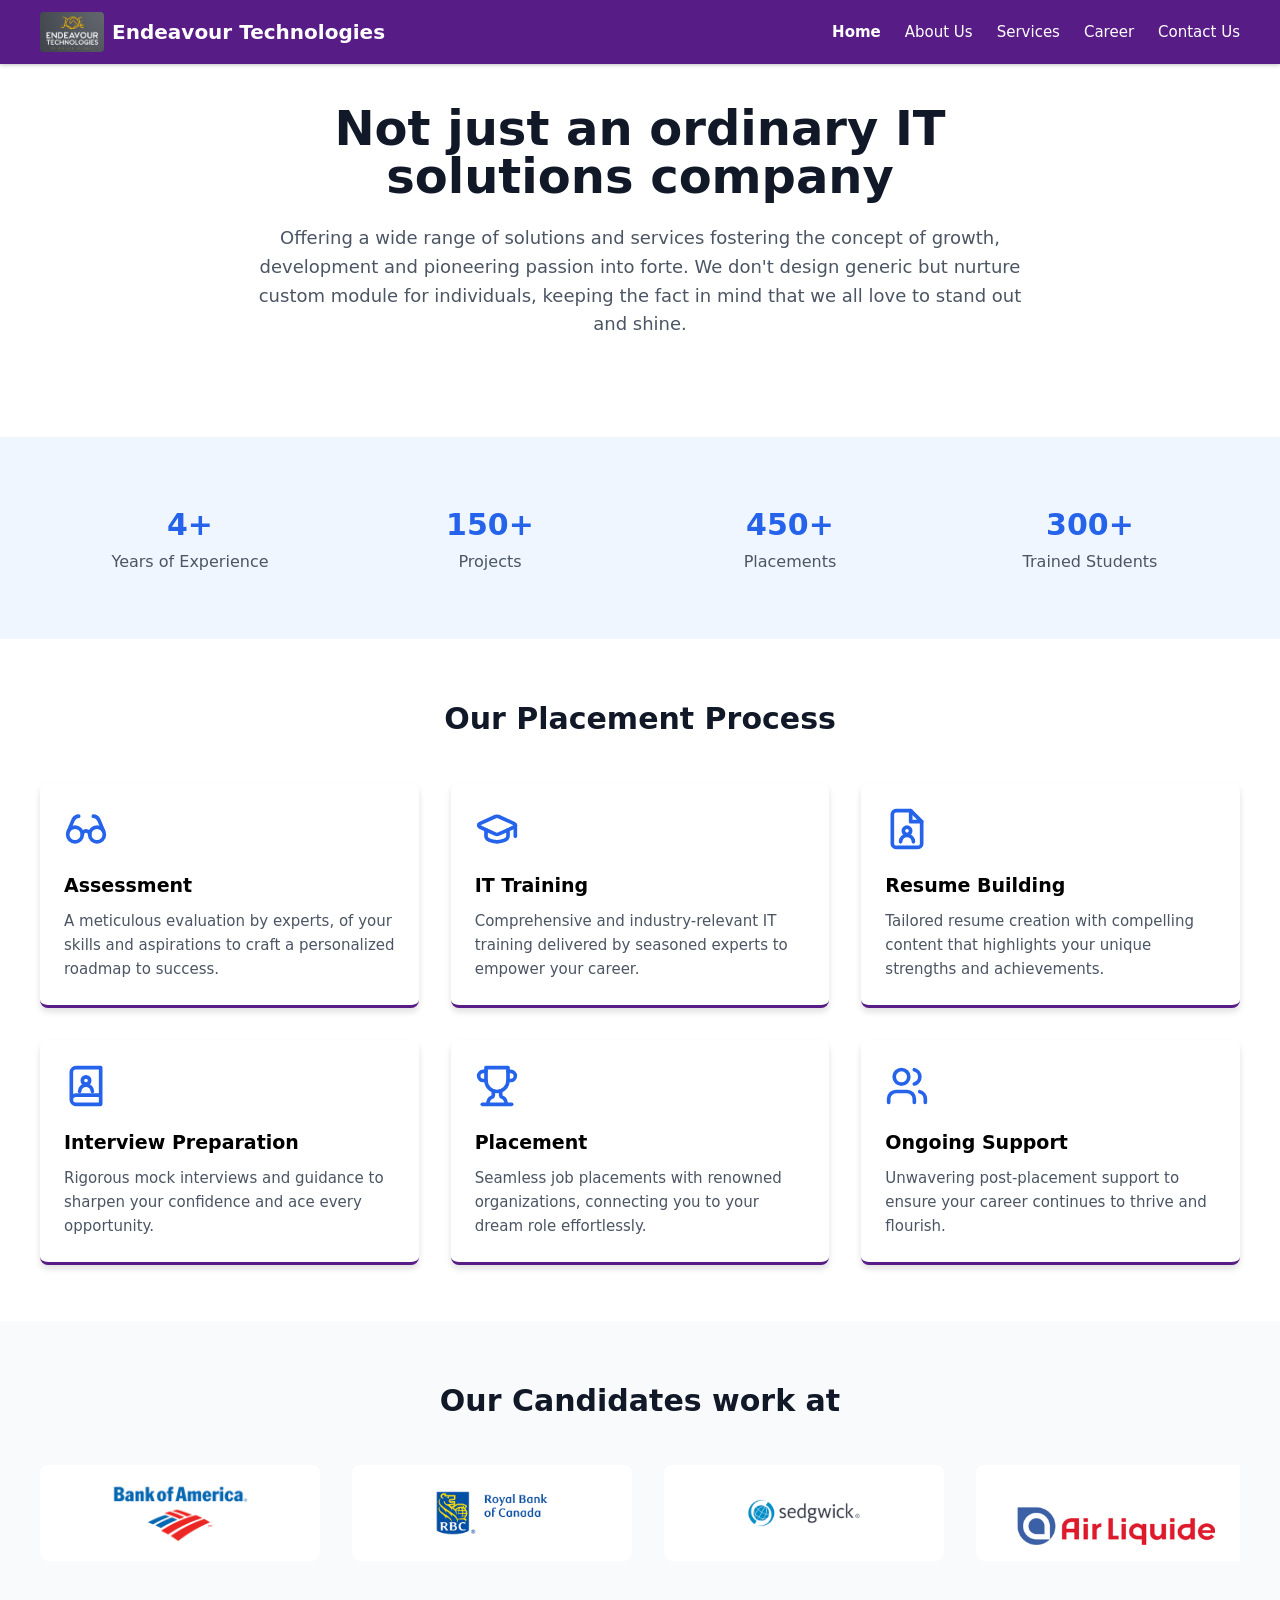
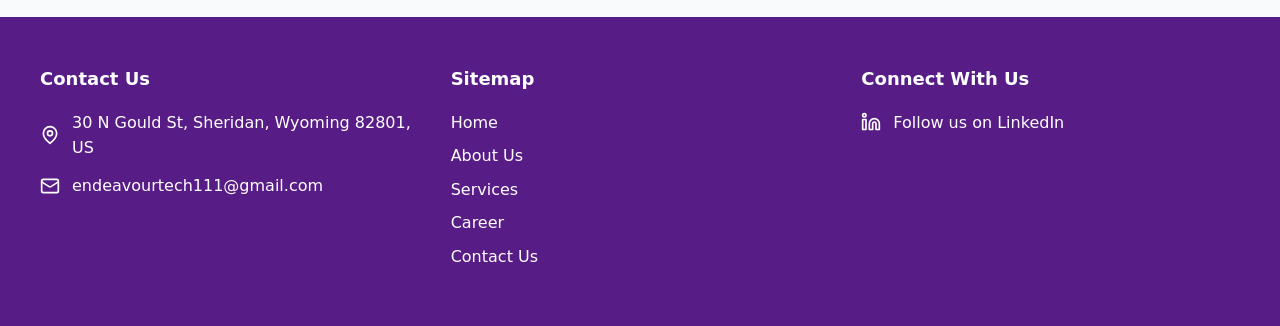
<file: endeavour-site/index.html>
<!doctype html>
<html lang="en">
<head>
<meta charset="UTF-8">
<meta name="viewport" content="width=device-width, initial-scale=1.0">
<title>Endeavour Technologies</title>
<meta name="description" content="IT solutions, training and placement services.">
<link rel="icon" href="icons/EndeavourIcon.jpeg">
<link rel="stylesheet" href="styles.css">
</head>
<body>
<header class="site-header">
  <div class="container nav">
    <a class="brand" href="index.html"><img src="icons/EndeavourIcon.jpeg" alt="" width="40" height="40"><span>Endeavour Technologies</span></a>
    <button class="nav-toggle" aria-label="Menu" aria-expanded="false">&#9776;</button>
    <nav class="nav-links">
      <a href="index.html" class="active" aria-current="page">Home</a>
      <a href="about.html">About Us</a>
      <a href="services.html">Services</a>
      <a href="career.html">Career</a>
      <a href="contact.html">Contact Us</a>
    </nav>
  </div>
</header>
<main>

<section class="hero container">
  <h1>Not just an ordinary IT solutions company</h1>
  <p>Offering a wide range of solutions and services fostering the concept of growth, development and pioneering passion into forte. We don't design generic but nurture custom module for individuals, keeping the fact in mind that we all love to stand out and shine.</p>
</section>
<section class="band-blue">
  <div class="container stats">
    <div><strong>4+</strong><span>Years of Experience</span></div>
    <div><strong>150+</strong><span>Projects</span></div>
    <div><strong>450+</strong><span>Placements</span></div>
    <div><strong>300+</strong><span>Trained Students</span></div>
  </div>
</section>
<section class="section container">
  <h2>Our Placement Process</h2>
  <div class="grid grid-3 blue-icons">
    <div class="card"><svg class="icon " viewBox="0 0 24 24" fill="none" stroke="currentColor" stroke-width="2" stroke-linecap="round" stroke-linejoin="round" aria-hidden="true"><circle cx="6" cy="15" r="4"/><circle cx="18" cy="15" r="4"/><path d="M14 15a2 2 0 0 0-4 0"/><path d="M2.5 13 5 7c.7-1.3 1.4-2 3-2"/><path d="M21.5 13 19 7c-.7-1.3-1.5-2-3-2"/></svg><h3>Assessment</h3><p>A meticulous evaluation by experts, of your skills and aspirations to craft a personalized roadmap to success.</p></div>
    <div class="card"><svg class="icon " viewBox="0 0 24 24" fill="none" stroke="currentColor" stroke-width="2" stroke-linecap="round" stroke-linejoin="round" aria-hidden="true"><path d="M21.42 10.92a1 1 0 0 0-.02-1.84L12.8 5.2a2 2 0 0 0-1.6 0L2.6 9.08a1 1 0 0 0 0 1.84l8.6 3.9a2 2 0 0 0 1.6 0z"/><path d="M22 10v6"/><path d="M6 12.5V16a6 3 0 0 0 12 0v-3.5"/></svg><h3>IT Training</h3><p>Comprehensive and industry-relevant IT training delivered by seasoned experts to empower your career.</p></div>
    <div class="card"><svg class="icon " viewBox="0 0 24 24" fill="none" stroke="currentColor" stroke-width="2" stroke-linecap="round" stroke-linejoin="round" aria-hidden="true"><path d="M14 2H6a2 2 0 0 0-2 2v16a2 2 0 0 0 2 2h12a2 2 0 0 0 2-2V8z"/><path d="M14 2v6h6"/><circle cx="12" cy="13" r="2"/><path d="M8.5 19a3.5 3.5 0 0 1 7 0"/></svg><h3>Resume Building</h3><p>Tailored resume creation with compelling content that highlights your unique strengths and achievements.</p></div>
    <div class="card"><svg class="icon " viewBox="0 0 24 24" fill="none" stroke="currentColor" stroke-width="2" stroke-linecap="round" stroke-linejoin="round" aria-hidden="true"><path d="M4 19.5v-15A2.5 2.5 0 0 1 6.5 2H20v20H6.5a2.5 2.5 0 0 1 0-5H20"/><circle cx="12" cy="9" r="2"/><path d="M8.5 15a3.5 3.5 0 0 1 7 0"/></svg><h3>Interview Preparation</h3><p>Rigorous mock interviews and guidance to sharpen your confidence and ace every opportunity.</p></div>
    <div class="card"><svg class="icon " viewBox="0 0 24 24" fill="none" stroke="currentColor" stroke-width="2" stroke-linecap="round" stroke-linejoin="round" aria-hidden="true"><path d="M6 9H4.5a2.5 2.5 0 0 1 0-5H6"/><path d="M18 9h1.5a2.5 2.5 0 0 0 0-5H18"/><path d="M4 22h16"/><path d="M10 14.66V17c0 .55-.47.98-1.02 1.21C7.85 18.75 7 20.24 7 22"/><path d="M14 14.66V17c0 .55.47.98 1.02 1.21C16.15 18.75 17 20.24 17 22"/><path d="M18 2H6v7a6 6 0 0 0 12 0z"/></svg><h3>Placement</h3><p>Seamless job placements with renowned organizations, connecting you to your dream role effortlessly.</p></div>
    <div class="card"><svg class="icon " viewBox="0 0 24 24" fill="none" stroke="currentColor" stroke-width="2" stroke-linecap="round" stroke-linejoin="round" aria-hidden="true"><path d="M16 21v-2a4 4 0 0 0-4-4H6a4 4 0 0 0-4 4v2"/><circle cx="9" cy="7" r="4"/><path d="M22 21v-2a4 4 0 0 0-3-3.87"/><path d="M16 3.13a4 4 0 0 1 0 7.75"/></svg><h3>Ongoing Support</h3><p>Unwavering post-placement support to ensure your career continues to thrive and flourish.</p></div>
  </div>
</section>
<section class="band-gray">
  <div class="container section">
    <h2>Our Candidates work at</h2>
    <div class="logos" aria-label="Companies where our candidates work">
      <div class="logo-track">
        <div class="logo"><img src="logos/BankOfAmerica.png" alt="Bank Of America" loading="lazy"></div>
        <div class="logo"><img src="logos/RoyalBankOfCanada.png" alt="Royal Bank Of Canada" loading="lazy"></div>
        <div class="logo"><img src="logos/Sedgwick.png" alt="Sedgwick" loading="lazy"></div>
        <div class="logo"><img src="logos/AirLiquide.png" alt="Air Liquide" loading="lazy"></div>
        <div class="logo"><img src="logos/Motorola.png" alt="Motorola" loading="lazy"></div>
        <div class="logo"><img src="logos/Google.png" alt="Google" loading="lazy"></div>
        <div class="logo"><img src="logos/Meta.png" alt="Meta" loading="lazy"></div>
        <div class="logo"><img src="logos/Mavenir.png" alt="Mavenir" loading="lazy"></div>
        <div class="logo"><img src="logos/GroupMnexus.png" alt="Group Mnexus" loading="lazy"></div>
        <div class="logo"><img src="logos/DavinHealth.png" alt="Davin Health" loading="lazy"></div>
        <div class="logo"><img src="logos/Toyota.png" alt="Toyota" loading="lazy"></div>
        <div class="logo"><img src="logos/CNHIndustries.png" alt="CNHIndustries" loading="lazy"></div>
        <div class="logo"><img src="logos/KeysightTechnologies.png" alt="Keysight Technologies" loading="lazy"></div>
        <div class="logo"><img src="logos/Amazon.png" alt="Amazon" loading="lazy"></div>
        <div class="logo"><img src="logos/Johnson&Johnson.png" alt="Johnson&Johnson" loading="lazy"></div>
        <div class="logo"><img src="logos/Medefis.png" alt="Medefis" loading="lazy"></div>
        <div class="logo"><img src="logos/Clorox.png" alt="Clorox" loading="lazy"></div>
        <div class="logo"><img src="logos/Paypal.png" alt="Paypal" loading="lazy"></div>
        <div class="logo"><img src="logos/BecktonDickinson.png" alt="Beckton Dickinson" loading="lazy"></div>
        <div class="logo"><img src="logos/Philips66.png" alt="Philips66" loading="lazy"></div>
        <div class="logo"><img src="logos/Snapchat.png" alt="Snapchat" loading="lazy"></div>
        <div class="logo"><img src="logos/UniversityOfMaryland.png" alt="University Of Maryland" loading="lazy"></div>
        <div class="logo"><img src="logos/Vmware.png" alt="Vmware" loading="lazy"></div>
        <div class="logo"><img src="logos/EmoryUniversity.png" alt="Emory University" loading="lazy"></div>
        <div class="logo"><img src="logos/BankOfAmerica.png" alt="Bank Of America" loading="lazy"></div>
        <div class="logo"><img src="logos/RoyalBankOfCanada.png" alt="Royal Bank Of Canada" loading="lazy"></div>
        <div class="logo"><img src="logos/Sedgwick.png" alt="Sedgwick" loading="lazy"></div>
        <div class="logo"><img src="logos/AirLiquide.png" alt="Air Liquide" loading="lazy"></div>
        <div class="logo"><img src="logos/Motorola.png" alt="Motorola" loading="lazy"></div>
        <div class="logo"><img src="logos/Google.png" alt="Google" loading="lazy"></div>
        <div class="logo"><img src="logos/Meta.png" alt="Meta" loading="lazy"></div>
        <div class="logo"><img src="logos/Mavenir.png" alt="Mavenir" loading="lazy"></div>
        <div class="logo"><img src="logos/GroupMnexus.png" alt="Group Mnexus" loading="lazy"></div>
        <div class="logo"><img src="logos/DavinHealth.png" alt="Davin Health" loading="lazy"></div>
        <div class="logo"><img src="logos/Toyota.png" alt="Toyota" loading="lazy"></div>
        <div class="logo"><img src="logos/CNHIndustries.png" alt="CNHIndustries" loading="lazy"></div>
        <div class="logo"><img src="logos/KeysightTechnologies.png" alt="Keysight Technologies" loading="lazy"></div>
        <div class="logo"><img src="logos/Amazon.png" alt="Amazon" loading="lazy"></div>
        <div class="logo"><img src="logos/Johnson&Johnson.png" alt="Johnson&Johnson" loading="lazy"></div>
        <div class="logo"><img src="logos/Medefis.png" alt="Medefis" loading="lazy"></div>
        <div class="logo"><img src="logos/Clorox.png" alt="Clorox" loading="lazy"></div>
        <div class="logo"><img src="logos/Paypal.png" alt="Paypal" loading="lazy"></div>
        <div class="logo"><img src="logos/BecktonDickinson.png" alt="Beckton Dickinson" loading="lazy"></div>
        <div class="logo"><img src="logos/Philips66.png" alt="Philips66" loading="lazy"></div>
        <div class="logo"><img src="logos/Snapchat.png" alt="Snapchat" loading="lazy"></div>
        <div class="logo"><img src="logos/UniversityOfMaryland.png" alt="University Of Maryland" loading="lazy"></div>
        <div class="logo"><img src="logos/Vmware.png" alt="Vmware" loading="lazy"></div>
        <div class="logo"><img src="logos/EmoryUniversity.png" alt="Emory University" loading="lazy"></div>
      </div>
    </div>
  </div>
</section>
</main>
<footer class="site-footer">
  <div class="container footer-grid">
    <div>
      <h3>Contact Us</h3>
      <p class="with-icon"><svg class="icon " viewBox="0 0 24 24" fill="none" stroke="currentColor" stroke-width="2" stroke-linecap="round" stroke-linejoin="round" aria-hidden="true"><path d="M20 10c0 6-8 12-8 12s-8-6-8-12a8 8 0 0 1 16 0z"/><circle cx="12" cy="10" r="3"/></svg><span>30 N Gould St, Sheridan, Wyoming 82801, US</span></p>
      <p class="with-icon"><svg class="icon " viewBox="0 0 24 24" fill="none" stroke="currentColor" stroke-width="2" stroke-linecap="round" stroke-linejoin="round" aria-hidden="true"><rect x="2" y="4" width="20" height="16" rx="2"/><path d="m22 7-8.97 5.7a1.94 1.94 0 0 1-2.06 0L2 7"/></svg><a href="mailto:endeavourtech111@gmail.com">endeavourtech111@gmail.com</a></p>
    </div>
    <div>
      <h3>Sitemap</h3>
      <ul>
        <li><a href="index.html">Home</a></li>
        <li><a href="about.html">About Us</a></li>
        <li><a href="services.html">Services</a></li>
        <li><a href="career.html">Career</a></li>
        <li><a href="contact.html">Contact Us</a></li>
      </ul>
    </div>
    <div>
      <h3>Connect With Us</h3>
      <p class="with-icon"><svg class="icon " viewBox="0 0 24 24" fill="none" stroke="currentColor" stroke-width="2" stroke-linecap="round" stroke-linejoin="round" aria-hidden="true"><path d="M16 8a6 6 0 0 1 6 6v7h-4v-7a2 2 0 0 0-2-2 2 2 0 0 0-2 2v7h-4v-7a6 6 0 0 1 6-6z"/><rect x="2" y="9" width="4" height="12"/><circle cx="4" cy="4" r="2"/></svg><a href="https://www.linkedin.com/company/n-dvr-technologies/" target="_blank" rel="noopener">Follow us on LinkedIn</a></p>
    </div>
  </div>
</footer>
<script src="main.js"></script>
</body>
</html>
</file>
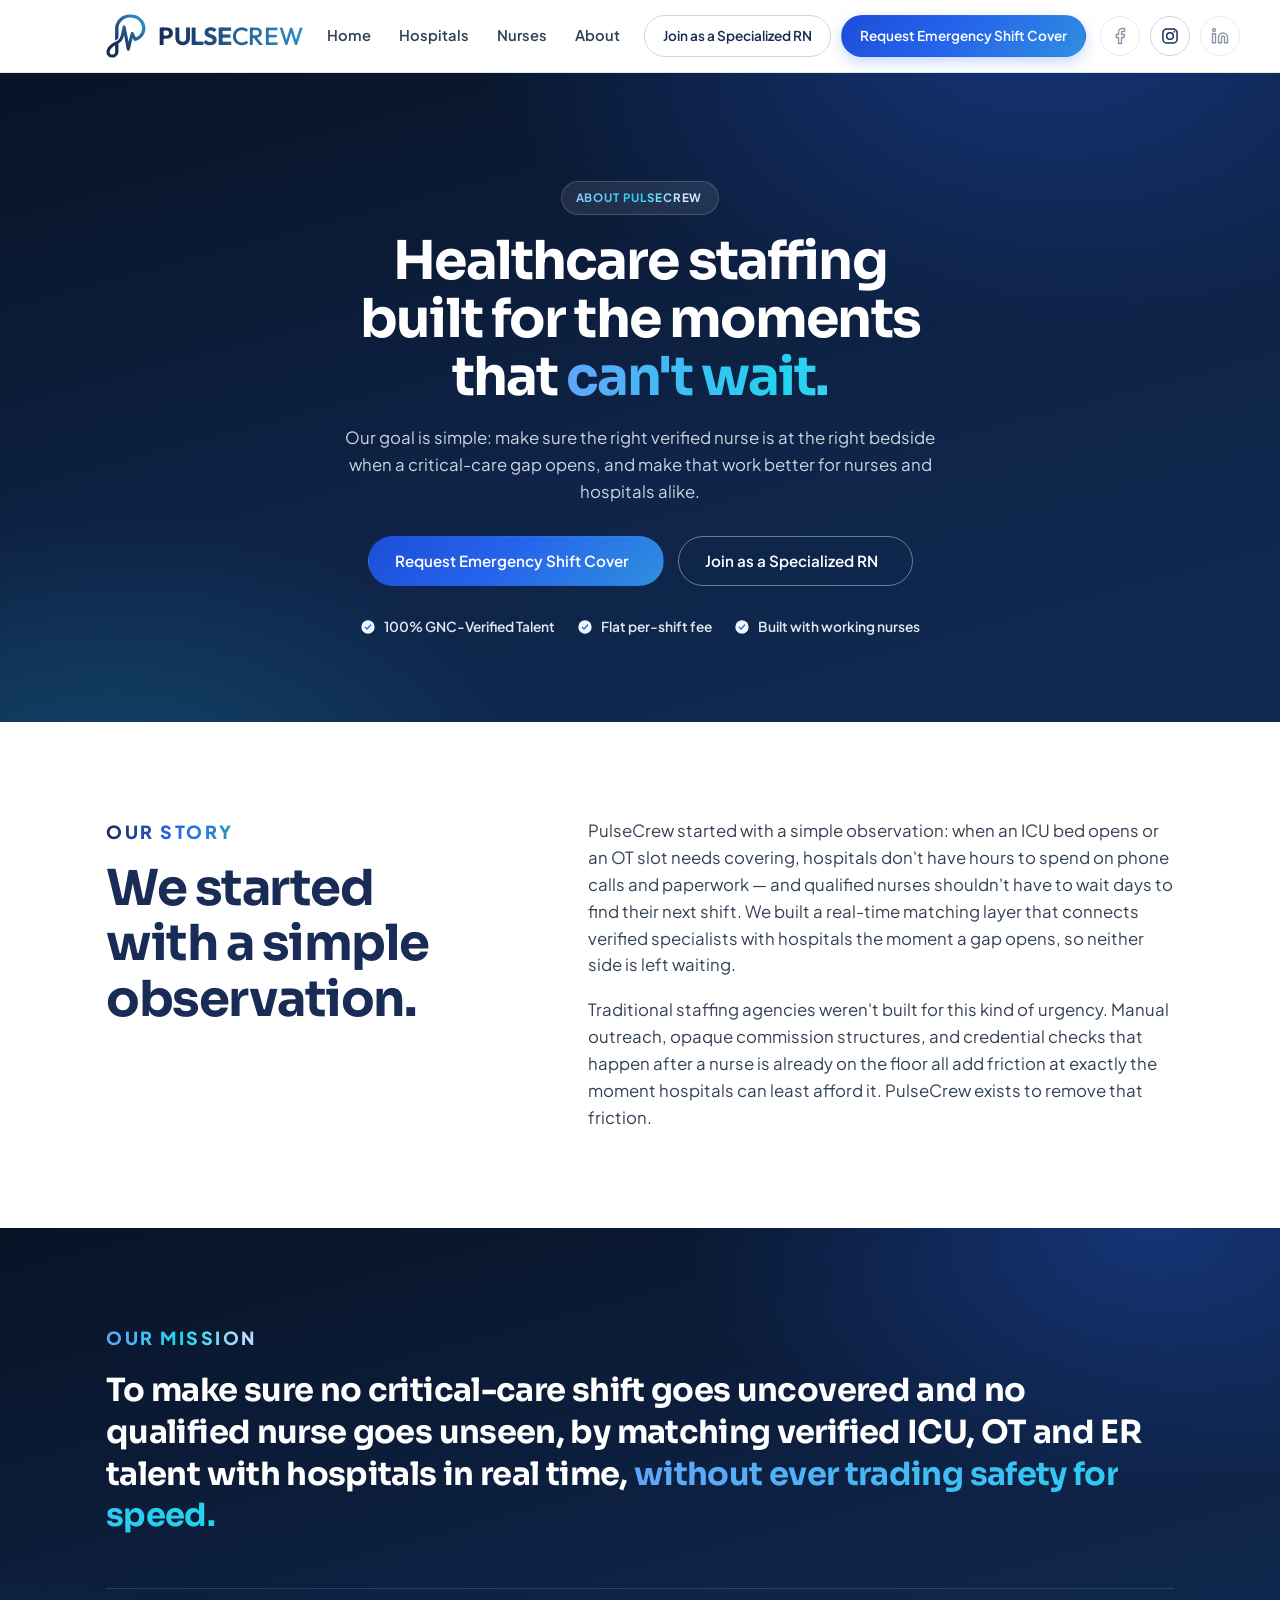
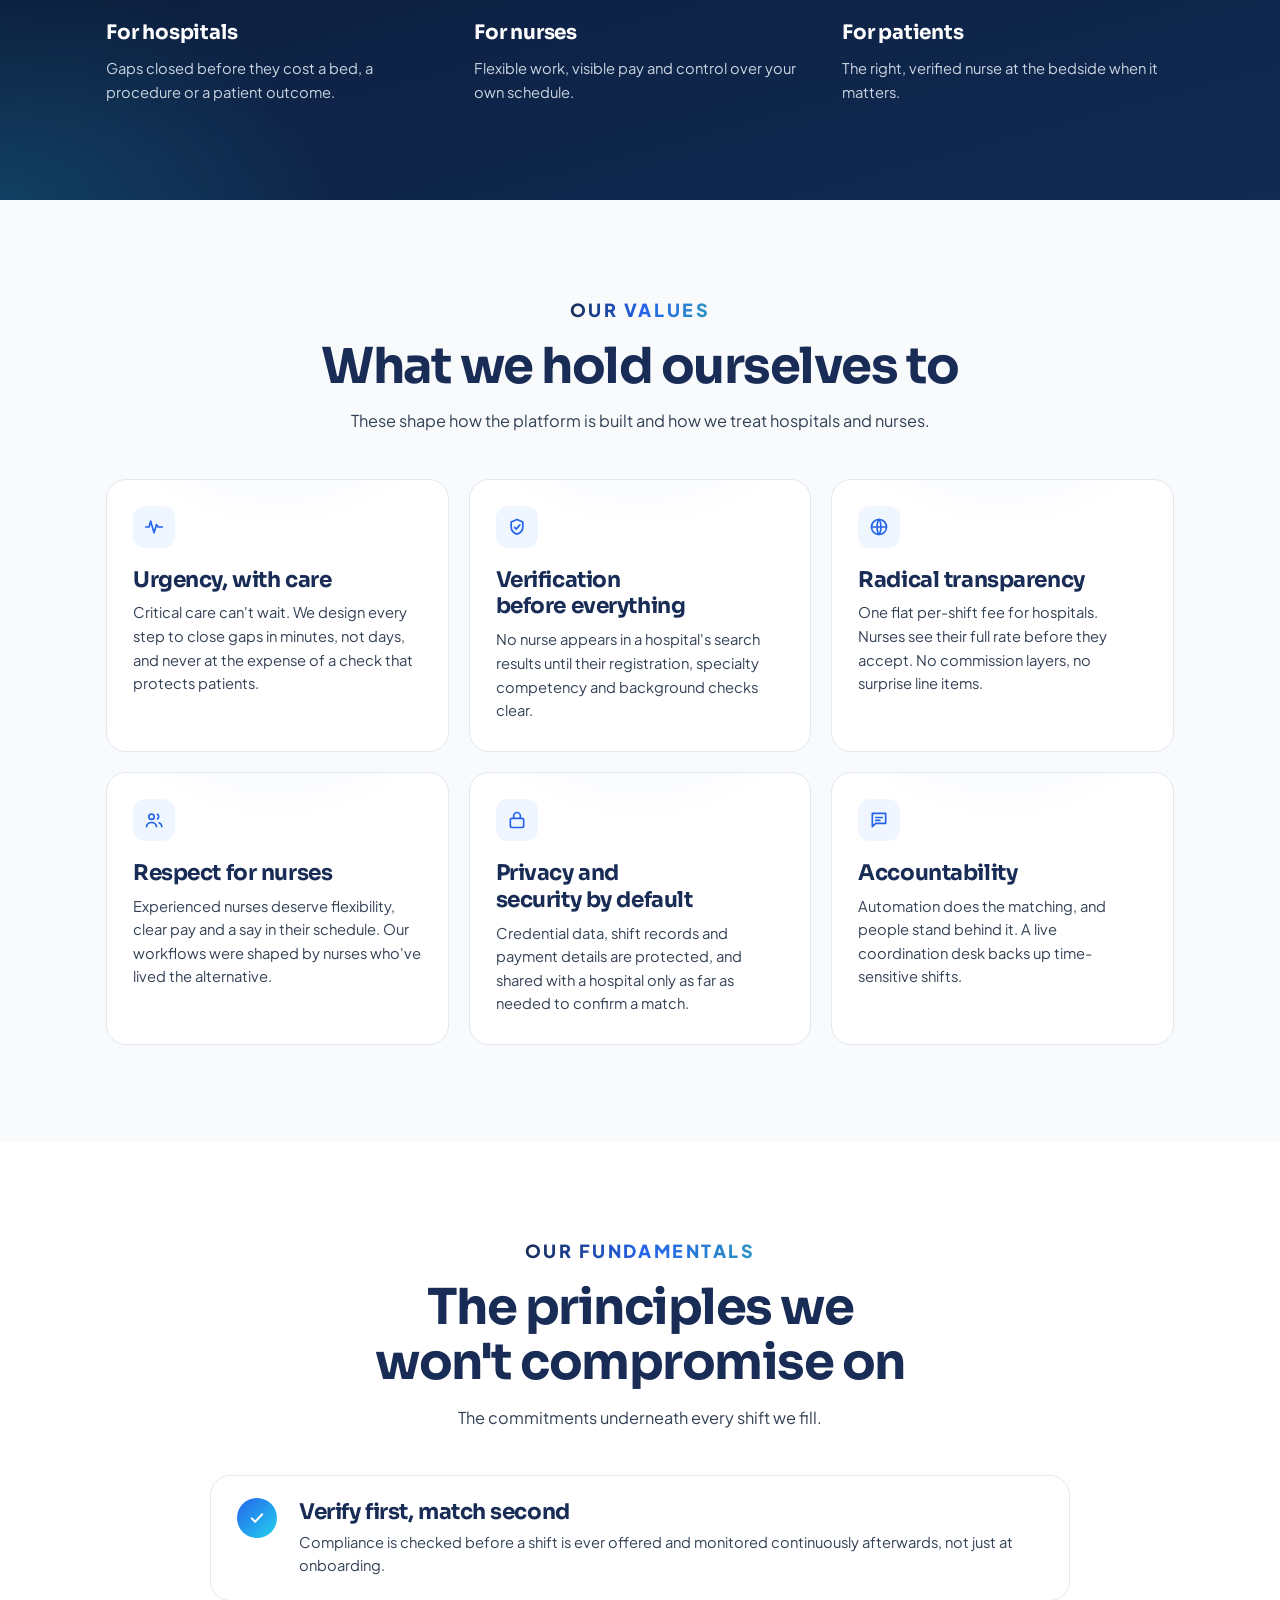
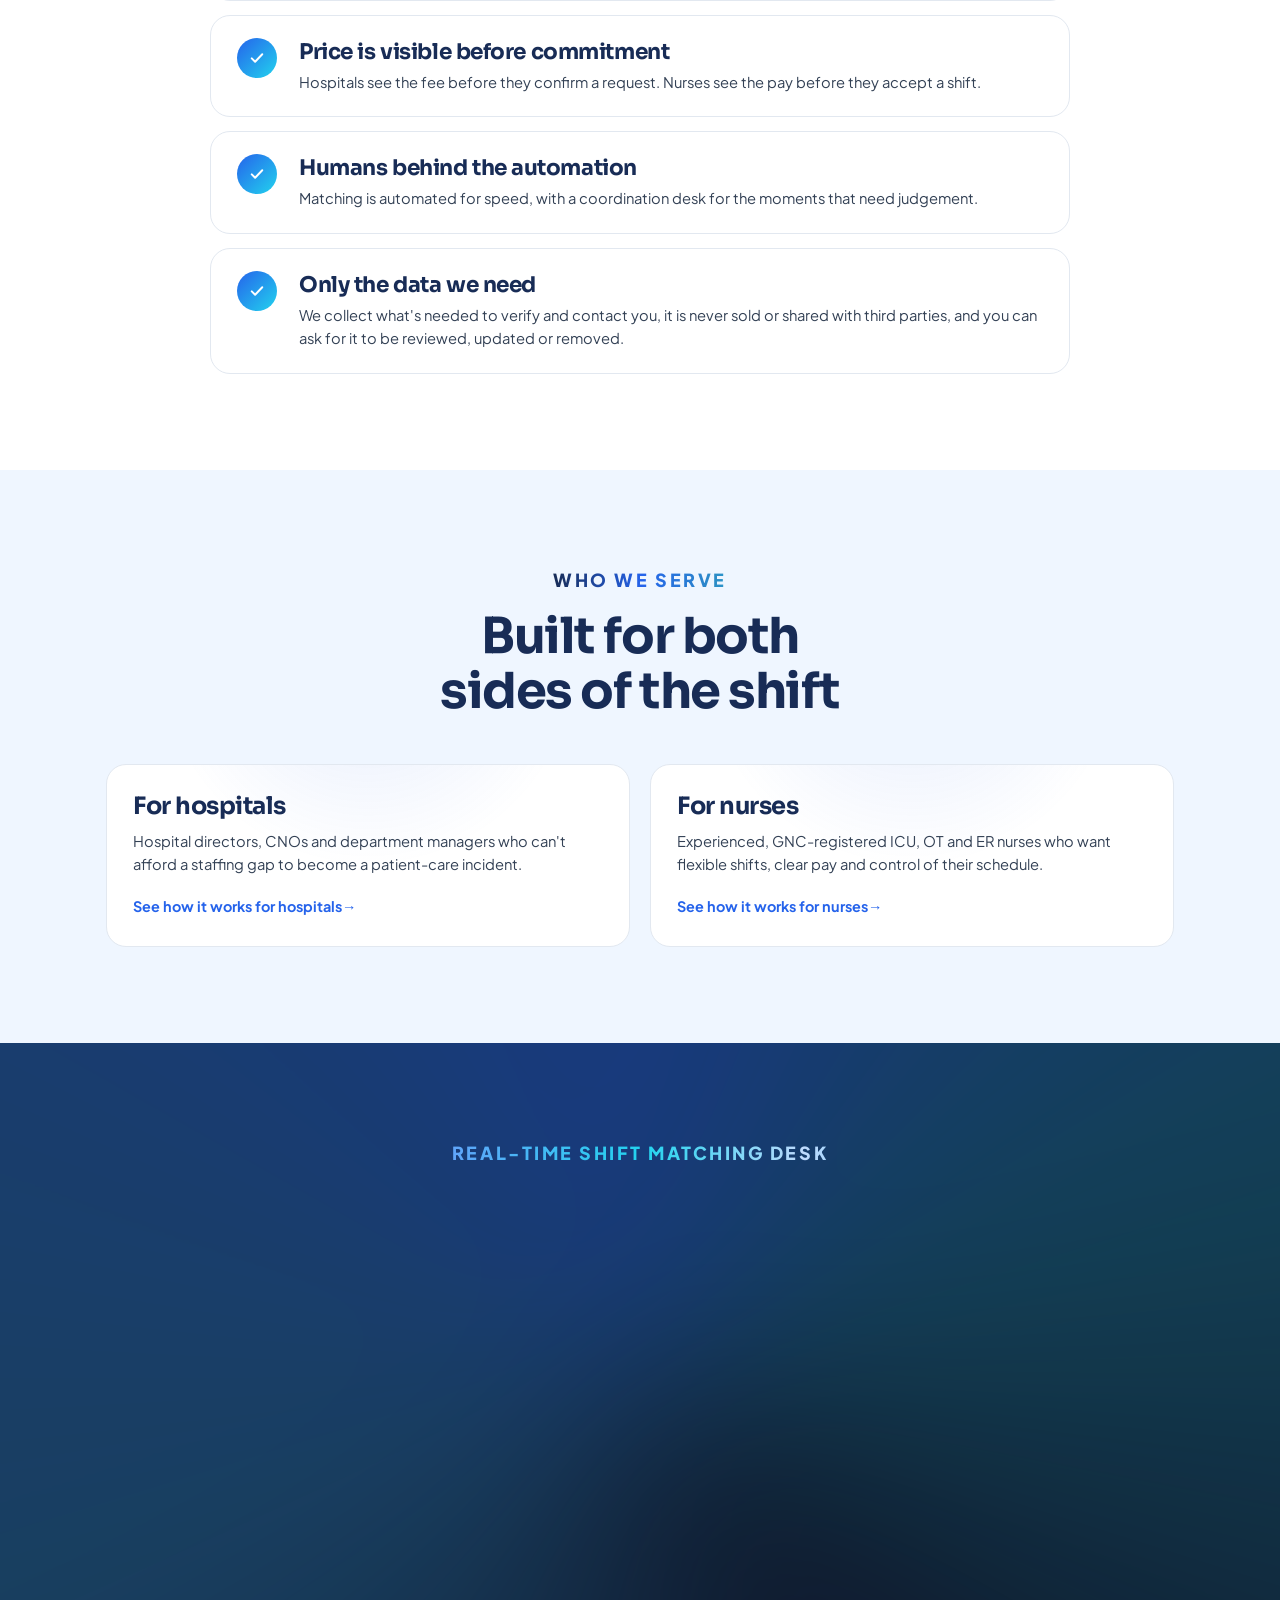
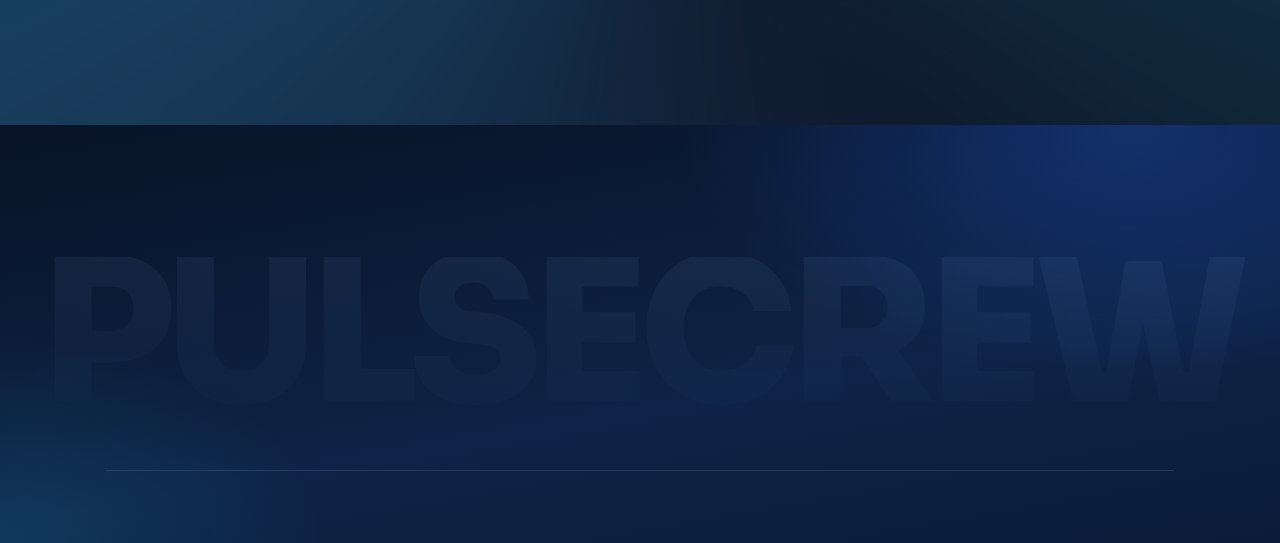
<file: about.html>
<!doctype html><html lang="en"><head><meta charset="utf-8"><meta name="viewport" content="width=device-width,initial-scale=1"><style>:root{color-scheme:light}body{margin:0;padding:0;font:14px -apple-system,BlinkMacSystemFont,sans-serif;background:#faf9f5;color:#141413}img{max-width:100%}[hidden]:not([hidden=until-found i]){display:none!important}</style>
<title>About · PulseCrew Staffing</title>
<meta name="description" content="PulseCrew is a real-time matching layer connecting verified ICU, OT and ER nurses with hospitals the moment a gap opens.">
<link rel="stylesheet" href="assets/site.css">
</head><body class="sub-page">

<header>
  <div class="wrap nav">
    <a class="logo" href="index.html" aria-label="PulseCrew home">
      <svg class="logo-icon" width="29" height="32" viewBox="0 0 710 782" xmlns="http://www.w3.org/2000/svg">
        <defs>
          <linearGradient id="pcLogoGrad" x1="83.9%" y1="8.7%" x2="26.5%" y2="69.3%">
            <stop offset="0%" stop-color="#2c8cc6"/>
            <stop offset="100%" stop-color="#182c56"/>
          </linearGradient>
        </defs>
        <path fill-rule="evenodd" fill="url(#pcLogoGrad)" d="M428.50,7.00L487.00,10.50L532.00,22.50L564.00,36.50L608.00,64.50L658.50,117.00L687.50,171.00L701.50,226.00L701.50,282.00L680.50,352.00L652.50,396.00L611.00,436.50L570.00,462.50L534.00,477.50L514.00,479.50L502.00,475.50L473.50,427.00L423.50,633.00L413.00,647.50L401.00,652.50L383.00,648.50L371.50,634.00L321.00,371.50L307.50,423.00L289.50,461.00L254.00,502.50L221.50,524.00L221.50,670.00L217.50,698.00L205.50,727.00L176.00,757.50L143.00,772.50L103.00,775.50L69.00,767.50L36.00,746.50L14.50,714.00L7.50,673.00L18.50,627.00L40.50,588.00L80.00,545.50L117.00,518.50L202.00,473.50L240.50,436.00L263.50,382.00L298.50,219.00L310.00,204.50L333.00,202.50L348.50,219.00L401.00,495.50L441.50,335.00L452.00,320.50L469.00,316.50L486.50,324.00L532.00,419.50L585.00,384.50L610.50,357.00L627.50,329.00L643.50,271.00L639.50,213.00L617.50,159.00L582.00,116.50L547.00,90.50L479.00,64.50L413.00,61.50L365.00,70.50L321.00,89.50L297.00,105.50L269.50,131.00L241.50,172.00L229.50,202.00L222.50,237.00L221.50,419.00L209.50,438.00L194.00,451.50L173.00,464.50L162.50,466.00L163.50,236.00L172.50,188.00L190.50,144.00L226.50,94.00L257.00,65.50L293.00,41.50L362.00,14.50L428.50,7.00Z M161.50,556.00L163.50,659.00L159.50,692.00L154.50,702.00L132.00,719.50L94.00,719.50L74.50,705.00L66.50,689.00L66.50,665.00L73.50,642.00L104.00,598.50L161.50,556.00Z"/>
      </svg>
      <span class="logo-word"><span class="p1">PULSE</span><span class="p2">CREW</span></span>
    </a>
    <nav class="nav-links">
      <a href="index.html">Home</a>
      <a href="hospitals.html">Hospitals</a>
      <a href="nurses.html">Nurses</a>
      <a href="about.html">About</a>
    </nav>
    <div class="nav-cta">
      <a class="btn btn-outline btn-sm" href="index.html#join-form">Join as a Specialized RN</a>
      <a class="btn btn-primary btn-sm" href="index.html#request-form">Request Emergency Shift Cover</a>
      <div class="social-links social-links-header">
        <span class="social-link social-soon" aria-hidden="true" title="Facebook: link coming soon"><svg viewBox="0 0 24 24" width="18" height="18" fill="none" stroke="currentColor" stroke-width="1.8" stroke-linecap="round" stroke-linejoin="round" aria-hidden="true" focusable="false"><path d="M18 2h-3a5 5 0 0 0-5 5v3H7v4h3v8h4v-8h3l1-4h-4V7a1 1 0 0 1 1-1h3z"/></svg></span>
        <a class="social-link" href="https://www.instagram.com/pulsecrewstaffing/" target="_blank" rel="noopener noreferrer" aria-label="PulseCrew on Instagram (opens in a new tab)" title="Instagram">
          <svg viewBox="0 0 24 24" width="20" height="20" fill="none" stroke="currentColor" stroke-width="1.8" stroke-linecap="round" stroke-linejoin="round" aria-hidden="true" focusable="false"><rect x="3.5" y="3.5" width="17" height="17" rx="5"/><circle cx="12" cy="12" r="4"/><circle cx="17.2" cy="6.8" r="1.1" fill="currentColor" stroke="none"/></svg>
        </a>
        <span class="social-link social-soon" aria-hidden="true" title="LinkedIn: link coming soon"><svg viewBox="0 0 24 24" width="18" height="18" fill="none" stroke="currentColor" stroke-width="1.8" stroke-linecap="round" stroke-linejoin="round" aria-hidden="true" focusable="false"><path d="M16 8a6 6 0 0 1 6 6v7h-4v-7a2 2 0 0 0-2-2 2 2 0 0 0-2 2v7h-4v-7a6 6 0 0 1 6-6z"/><rect x="2" y="9" width="4" height="12"/><circle cx="4" cy="4" r="2"/></svg></span>
      </div>
    </div>
  </div>
</header>

<main id="top">
<section class="hero" data-fx-chips="off" data-fx-stats="off" style="padding-top:0;padding-bottom:0;">
    <div class="wrap hero-grid">
      <span class="badge-chip">About PulseCrew</span>
      <h1>Healthcare staffing built for the moments that <span class="accent">can't wait.</span></h1>
      <p class="hero-sub">Our goal is simple: make sure the right verified nurse is at the right bedside when a critical-care gap opens, and make that work better for nurses and hospitals alike.</p>
      <div class="hero-cta-row"><a href="index.html#request-form" class="btn btn-primary">Request Emergency Shift Cover</a><a href="index.html#join-form" class="btn btn-outline">Join as a Specialized RN</a></div>
      <div class="trust-row"><span class="trust-item"><svg width="16" height="16" viewBox="0 0 24 24" fill="none"><circle cx="12" cy="12" r="10" fill="var(--accent-soft)"/><path d="M8 12.5l2.5 2.5L16 9" stroke="#2563eb" stroke-width="2" stroke-linecap="round" stroke-linejoin="round"/></svg>100% GNC-Verified Talent</span><span class="trust-item"><svg width="16" height="16" viewBox="0 0 24 24" fill="none"><circle cx="12" cy="12" r="10" fill="var(--accent-soft)"/><path d="M8 12.5l2.5 2.5L16 9" stroke="#2563eb" stroke-width="2" stroke-linecap="round" stroke-linejoin="round"/></svg>Flat per-shift fee</span><span class="trust-item"><svg width="16" height="16" viewBox="0 0 24 24" fill="none"><circle cx="12" cy="12" r="10" fill="var(--accent-soft)"/><path d="M8 12.5l2.5 2.5L16 9" stroke="#2563eb" stroke-width="2" stroke-linecap="round" stroke-linejoin="round"/></svg>Built with working nurses</span></div>
    </div>
  </section>
  <section id="story">
    <div class="wrap about-story">
      <div class="section-head">
        <span class="eyebrow">Our Story</span>
        <h2>We started with a simple observation.</h2>
      </div>
      <div class="about-story-copy">
        <p>PulseCrew started with a simple observation: when an ICU bed opens or an OT slot needs covering, hospitals don't have hours to spend on phone calls and paperwork — and qualified nurses shouldn't have to wait days to find their next shift. We built a real-time matching layer that connects verified specialists with hospitals the moment a gap opens, so neither side is left waiting.</p>
        <p>Traditional staffing agencies weren't built for this kind of urgency. Manual outreach, opaque commission structures, and credential checks that happen after a nurse is already on the floor all add friction at exactly the moment hospitals can least afford it. PulseCrew exists to remove that friction.</p>
      </div>
    </div>
  </section>
  <section class="about-mission" id="mission">
    <div class="wrap">
      <span class="eyebrow">Our Mission</span>
      <p class="about-mission-text">To make sure no critical-care shift goes uncovered and no qualified nurse goes unseen, by matching verified ICU, OT and ER talent with hospitals in real time, <span class="accent">without ever trading safety for speed.</span></p>
      <div class="about-mission-points">
        <div><b>For hospitals</b><span>Gaps closed before they cost a bed, a procedure or a patient outcome.</span></div>
        <div><b>For nurses</b><span>Flexible work, visible pay and control over your own schedule.</span></div>
        <div><b>For patients</b><span>The right, verified nurse at the bedside when it matters.</span></div>
      </div>
    </div>
  </section>
  <section id="values" class="section-alt">
    <div class="wrap">
      <div class="section-head center">
        <span class="eyebrow">Our Values</span>
        <h2>What we hold ourselves to</h2>
        <p>These shape how the platform is built and how we treat hospitals and nurses.</p>
      </div>
      <div class="card-grid cols-3">
        <div class="feature-card"><span class="feature-icon"><svg width="20" height="20" viewBox="0 0 24 24" fill="none"><path d="M2 12h4l2-7 4 14 3-10 2 3h5" stroke="currentColor" stroke-width="2" stroke-linecap="round" stroke-linejoin="round"/></svg></span><h3>Urgency, with care</h3><p>Critical care can't wait. We design every step to close gaps in minutes, not days, and never at the expense of a check that protects patients.</p></div>
        <div class="feature-card"><span class="feature-icon"><svg width="20" height="20" viewBox="0 0 24 24" fill="none"><path d="M12 3 5 6v5.5c0 4.6 3 8 7 9 4-1 7-4.4 7-9V6l-7-3Z" stroke="currentColor" stroke-width="2" stroke-linecap="round" stroke-linejoin="round"/><path d="M9 12.5l2 2 4.5-5" stroke="currentColor" stroke-width="2" stroke-linecap="round" stroke-linejoin="round"/></svg></span><h3>Verification before everything</h3><p>No nurse appears in a hospital's search results until their registration, specialty competency and background checks clear.</p></div>
        <div class="feature-card"><span class="feature-icon"><svg width="20" height="20" viewBox="0 0 24 24" fill="none"><circle cx="12" cy="12" r="9" stroke="currentColor" stroke-width="2" stroke-linecap="round" stroke-linejoin="round"/><path d="M3 12h18M12 3c3 3.2 3 14.8 0 18M12 3c-3 3.2-3 14.8 0 18" stroke="currentColor" stroke-width="2" stroke-linecap="round" stroke-linejoin="round"/></svg></span><h3>Radical transparency</h3><p>One flat per-shift fee for hospitals. Nurses see their full rate before they accept. No commission layers, no surprise line items.</p></div>
        <div class="feature-card"><span class="feature-icon"><svg width="20" height="20" viewBox="0 0 24 24" fill="none"><circle cx="9" cy="8" r="3.2" stroke="currentColor" stroke-width="2" stroke-linecap="round" stroke-linejoin="round"/><path d="M3 20c.6-3.4 3-5 6-5s5.4 1.6 6 5M16 5.2a3.2 3.2 0 0 1 0 5.6M18 15.4c1.8.6 3 2 3.4 4.6" stroke="currentColor" stroke-width="2" stroke-linecap="round" stroke-linejoin="round"/></svg></span><h3>Respect for nurses</h3><p>Experienced nurses deserve flexibility, clear pay and a say in their schedule. Our workflows were shaped by nurses who've lived the alternative.</p></div>
        <div class="feature-card"><span class="feature-icon"><svg width="20" height="20" viewBox="0 0 24 24" fill="none"><rect x="4" y="10" width="16" height="11" rx="2" stroke="currentColor" stroke-width="2" stroke-linecap="round" stroke-linejoin="round"/><path d="M8 10V7a4 4 0 0 1 8 0v3" stroke="currentColor" stroke-width="2" stroke-linecap="round" stroke-linejoin="round"/></svg></span><h3>Privacy and security by default</h3><p>Credential data, shift records and payment details are protected, and shared with a hospital only as far as needed to confirm a match.</p></div>
        <div class="feature-card"><span class="feature-icon"><svg width="20" height="20" viewBox="0 0 24 24" fill="none"><path d="M4 4h16v12H8l-4 4V4Z" stroke="currentColor" stroke-width="2" stroke-linecap="round" stroke-linejoin="round"/><path d="M8 9h8M8 12.5h5" stroke="currentColor" stroke-width="2" stroke-linecap="round" stroke-linejoin="round"/></svg></span><h3>Accountability</h3><p>Automation does the matching, and people stand behind it. A live coordination desk backs up time-sensitive shifts.</p></div>
      </div>
    </div>
  </section>
  <section id="fundamentals">
    <div class="wrap">
      <div class="section-head center">
        <span class="eyebrow">Our Fundamentals</span>
        <h2>The principles we won't compromise on</h2>
        <p>The commitments underneath every shift we fill.</p>
      </div>
      <div class="about-principles">
        <div class="about-principle"><span class="about-principle-mark"><svg width="18" height="18" viewBox="0 0 24 24" fill="none"><path d="M5 12.5l4.5 4.5L19 7" stroke="#fff" stroke-width="2.6" stroke-linecap="round" stroke-linejoin="round"/></svg></span><div><h3>Verify first, match second</h3><p>Compliance is checked before a shift is ever offered and monitored continuously afterwards, not just at onboarding.</p></div></div>
        <div class="about-principle"><span class="about-principle-mark"><svg width="18" height="18" viewBox="0 0 24 24" fill="none"><path d="M5 12.5l4.5 4.5L19 7" stroke="#fff" stroke-width="2.6" stroke-linecap="round" stroke-linejoin="round"/></svg></span><div><h3>Price is visible before commitment</h3><p>Hospitals see the fee before they confirm a request. Nurses see the pay before they accept a shift.</p></div></div>
        <div class="about-principle"><span class="about-principle-mark"><svg width="18" height="18" viewBox="0 0 24 24" fill="none"><path d="M5 12.5l4.5 4.5L19 7" stroke="#fff" stroke-width="2.6" stroke-linecap="round" stroke-linejoin="round"/></svg></span><div><h3>Humans behind the automation</h3><p>Matching is automated for speed, with a coordination desk for the moments that need judgement.</p></div></div>
        <div class="about-principle"><span class="about-principle-mark"><svg width="18" height="18" viewBox="0 0 24 24" fill="none"><path d="M5 12.5l4.5 4.5L19 7" stroke="#fff" stroke-width="2.6" stroke-linecap="round" stroke-linejoin="round"/></svg></span><div><h3>Only the data we need</h3><p>We collect what's needed to verify and contact you, it is never sold or shared with third parties, and you can ask for it to be reviewed, updated or removed.</p></div></div>
      </div>
    </div>
  </section>
  <section id="serve" class="section-tint">
    <div class="wrap">
      <div class="section-head center">
        <span class="eyebrow">Who We Serve</span>
        <h2>Built for both sides of the shift</h2>
      </div>
      <div class="card-grid">
        <a class="feature-card about-serve" href="hospitals.html"><h3>For hospitals</h3><p>Hospital directors, CNOs and department managers who can't afford a staffing gap to become a patient-care incident.</p><span class="about-serve-link">See how it works for hospitals</span></a>
        <a class="feature-card about-serve" href="nurses.html"><h3>For nurses</h3><p>Experienced, GNC-registered ICU, OT and ER nurses who want flexible shifts, clear pay and control of their schedule.</p><span class="about-serve-link">See how it works for nurses</span></a>
      </div>
    </div>
  </section>
  <section class="cta-band">
    <div class="wrap">
      <span class="eyebrow">Real-Time Shift Matching Desk</span>
      <h2>An empty ICU bed shouldn't cost you a patient outcome.</h2>
      <p>Whether you're covering a critical shift or looking for your next one, PulseCrew matches verified talent in real time — any specialty, any shift.</p>
      <div class="hero-cta-row">
        <a href="index.html#request-form" class="btn btn-primary">Request Emergency Shift Cover</a>
        <a href="index.html#join-form" class="btn btn-outline-invert">Join as a Specialized RN</a>
      </div>
      <div class="phone">Call <a href="tel:+918000000000">+91 80000 00000</a> · Average response under 30 minutes</div>
    </div>
  </section>
</main>

<footer>
  <div class="wrap">
    <div class="footer-grid">
      <div>
        <div class="logo">
          <svg class="logo-icon" width="29" height="32" viewBox="0 0 710 782" xmlns="http://www.w3.org/2000/svg">
            <path fill="#93c5fd" d="M428.50,7.00L487.00,10.50L532.00,22.50L564.00,36.50L608.00,64.50L658.50,117.00L687.50,171.00L701.50,226.00L701.50,282.00L680.50,352.00L652.50,396.00L611.00,436.50L570.00,462.50L534.00,477.50L514.00,479.50L502.00,475.50L473.50,427.00L423.50,633.00L413.00,647.50L401.00,652.50L383.00,648.50L371.50,634.00L321.00,371.50L307.50,423.00L289.50,461.00L254.00,502.50L221.50,524.00L221.50,670.00L217.50,698.00L205.50,727.00L176.00,757.50L143.00,772.50L103.00,775.50L69.00,767.50L36.00,746.50L14.50,714.00L7.50,673.00L18.50,627.00L40.50,588.00L80.00,545.50L117.00,518.50L202.00,473.50L240.50,436.00L263.50,382.00L298.50,219.00L310.00,204.50L333.00,202.50L348.50,219.00L401.00,495.50L441.50,335.00L452.00,320.50L469.00,316.50L486.50,324.00L532.00,419.50L585.00,384.50L610.50,357.00L627.50,329.00L643.50,271.00L639.50,213.00L617.50,159.00L582.00,116.50L547.00,90.50L479.00,64.50L413.00,61.50L365.00,70.50L321.00,89.50L297.00,105.50L269.50,131.00L241.50,172.00L229.50,202.00L222.50,237.00L221.50,419.00L209.50,438.00L194.00,451.50L173.00,464.50L162.50,466.00L163.50,236.00L172.50,188.00L190.50,144.00L226.50,94.00L257.00,65.50L293.00,41.50L362.00,14.50L428.50,7.00Z"/>
            <path fill="#0f172a" d="M161.50,556.00L163.50,659.00L159.50,692.00L154.50,702.00L132.00,719.50L94.00,719.50L74.50,705.00L66.50,689.00L66.50,665.00L73.50,642.00L104.00,598.50L161.50,556.00Z"/>
          </svg>
          <span class="logo-word"><span class="p1">PULSE</span><span class="p2">CREW</span></span>
        </div>
        <p class="footer-desc">On-demand, GNC-verified nursing coverage for ICU, OT &amp; ER — matched in real time.</p>
        <div class="footer-contact">
          <a href="mailto:support@pulsecrew.health">support@pulsecrew.health</a>
          <a href="tel:+918000000000">+91 80000 00000</a>
          <span>WhatsApp 24/7</span>
        </div>
        <div class="social-links social-links-footer">
          <span class="social-link social-soon" aria-hidden="true" title="Facebook: link coming soon"><svg viewBox="0 0 24 24" width="18" height="18" fill="none" stroke="currentColor" stroke-width="1.8" stroke-linecap="round" stroke-linejoin="round" aria-hidden="true" focusable="false"><path d="M18 2h-3a5 5 0 0 0-5 5v3H7v4h3v8h4v-8h3l1-4h-4V7a1 1 0 0 1 1-1h3z"/></svg></span>
          <a class="social-link" href="https://www.instagram.com/pulsecrewstaffing/" target="_blank" rel="noopener noreferrer" aria-label="PulseCrew on Instagram (opens in a new tab)" title="Instagram">
            <svg viewBox="0 0 24 24" width="20" height="20" fill="none" stroke="currentColor" stroke-width="1.8" stroke-linecap="round" stroke-linejoin="round" aria-hidden="true" focusable="false"><rect x="3.5" y="3.5" width="17" height="17" rx="5"/><circle cx="12" cy="12" r="4"/><circle cx="17.2" cy="6.8" r="1.1" fill="currentColor" stroke="none"/></svg>
          </a>
          <span class="social-link social-soon" aria-hidden="true" title="LinkedIn: link coming soon"><svg viewBox="0 0 24 24" width="18" height="18" fill="none" stroke="currentColor" stroke-width="1.8" stroke-linecap="round" stroke-linejoin="round" aria-hidden="true" focusable="false"><path d="M16 8a6 6 0 0 1 6 6v7h-4v-7a2 2 0 0 0-2-2 2 2 0 0 0-2 2v7h-4v-7a6 6 0 0 1 6-6z"/><rect x="2" y="9" width="4" height="12"/><circle cx="4" cy="4" r="2"/></svg></span>
        </div>
      </div>
      <div class="footer-col">
        <h4>Platform</h4>
        <ul>
          <li><a href="hospitals.html">For Hospitals</a></li>
          <li><a href="nurses.html">For Nurses</a></li>
          <li><a href="about.html">About</a></li>
        </ul>
      </div>
      <div class="footer-col">
        <h4>Compliance</h4>
        <ul>
          <li><a href="index.html#compliance">GNC Verification</a></li>
          <li><a href="index.html#privacy">Data Security</a></li>
          <li><a href="index.html#faq">Terms</a></li>
        </ul>
      </div>
    </div>
    <div class="footer-bottom">
      <span>© 2026 PulseCrew Staffing Solutions. All rights reserved.</span>
      <span class="links"><a href="index.html#privacy">Privacy</a><a href="index.html#faq">Terms</a><a href="index.html#compliance">Compliance</a></span>
    </div>
  </div>
</footer>

<script src="assets/fx.js"></script>
</body></html>
</file>
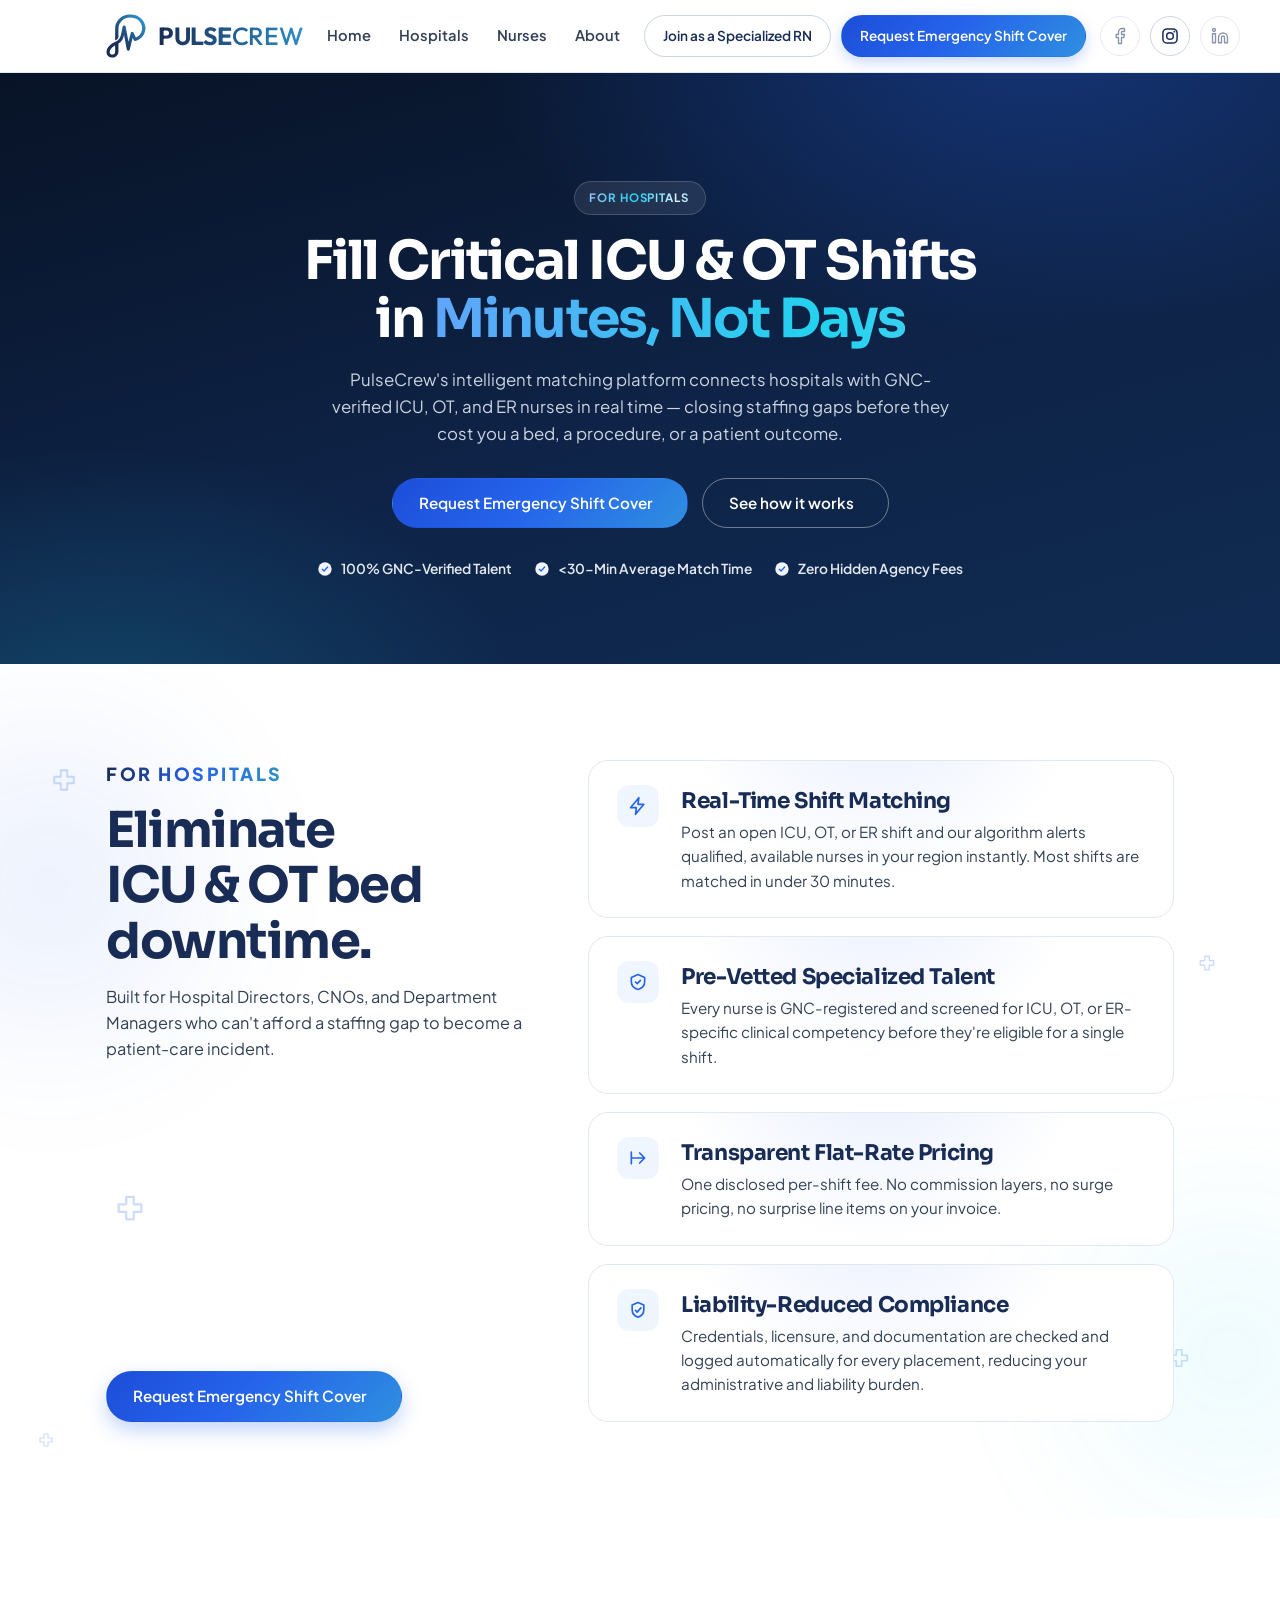
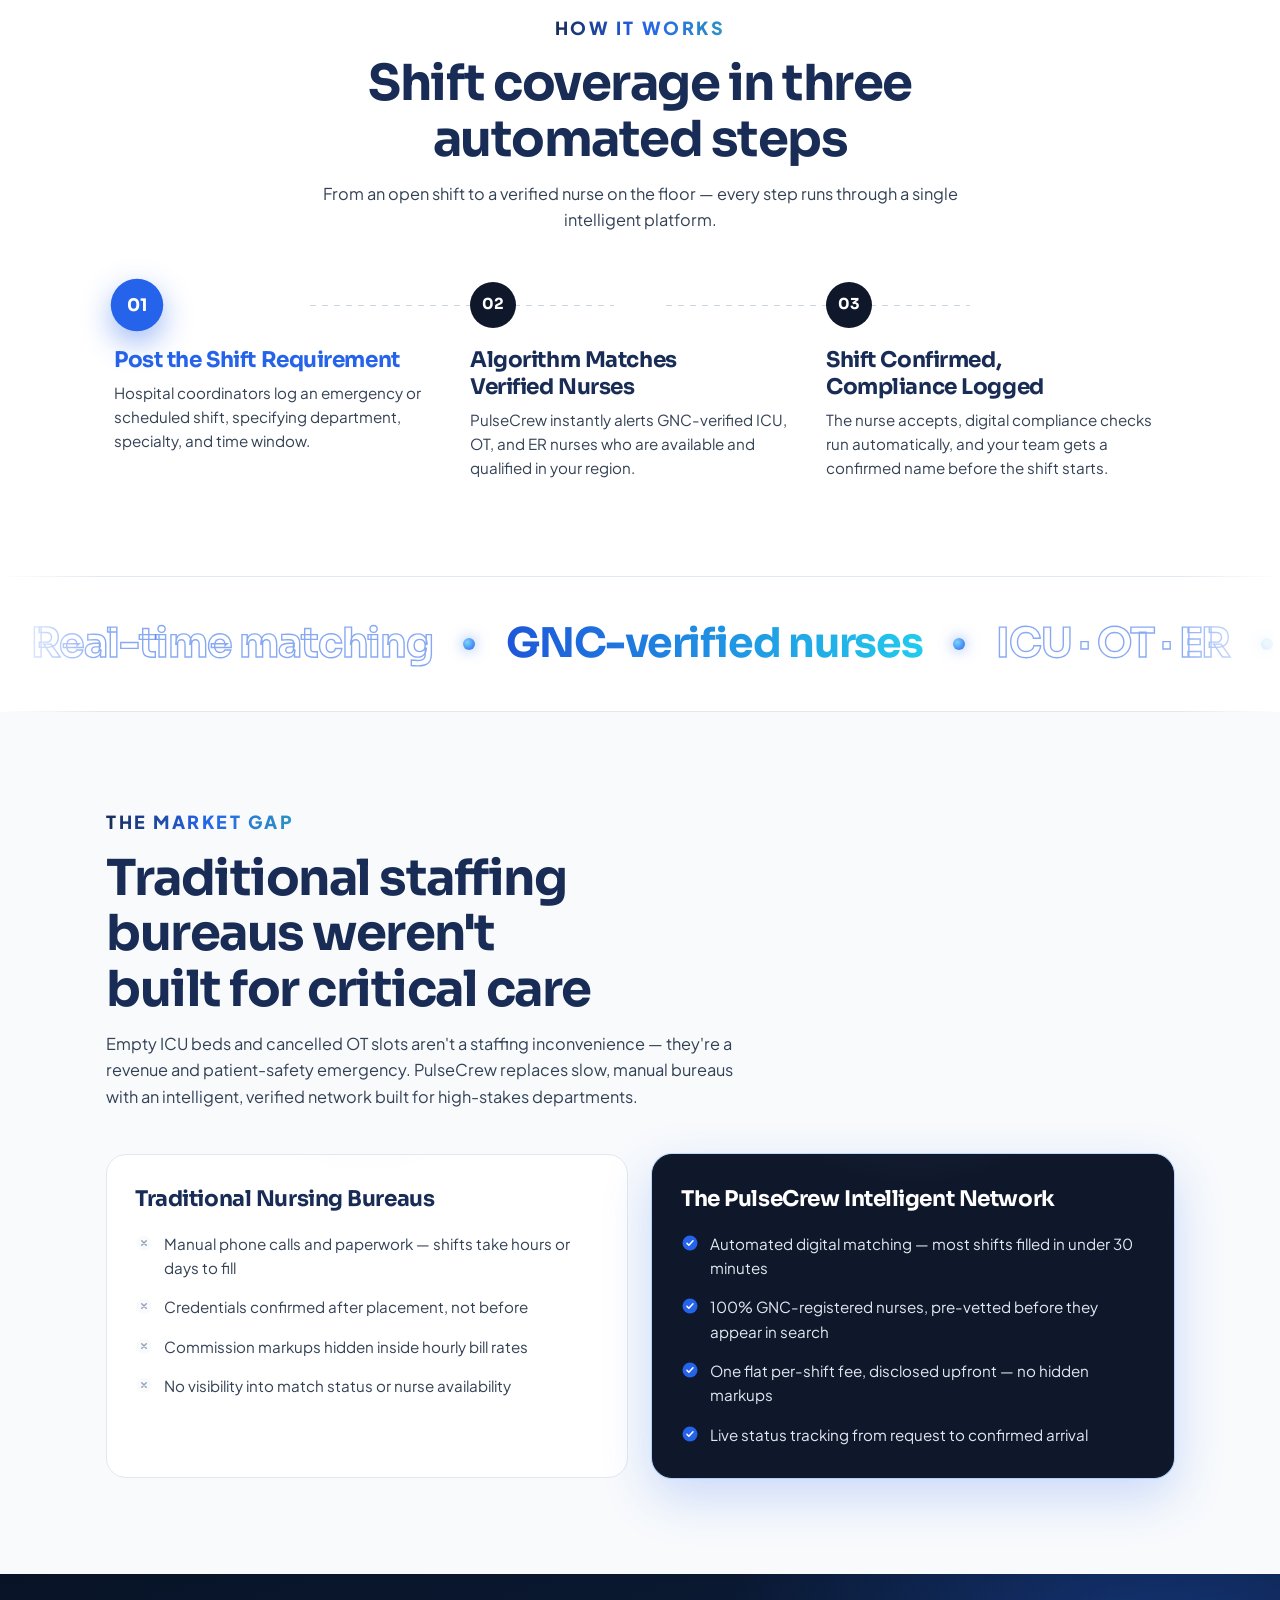
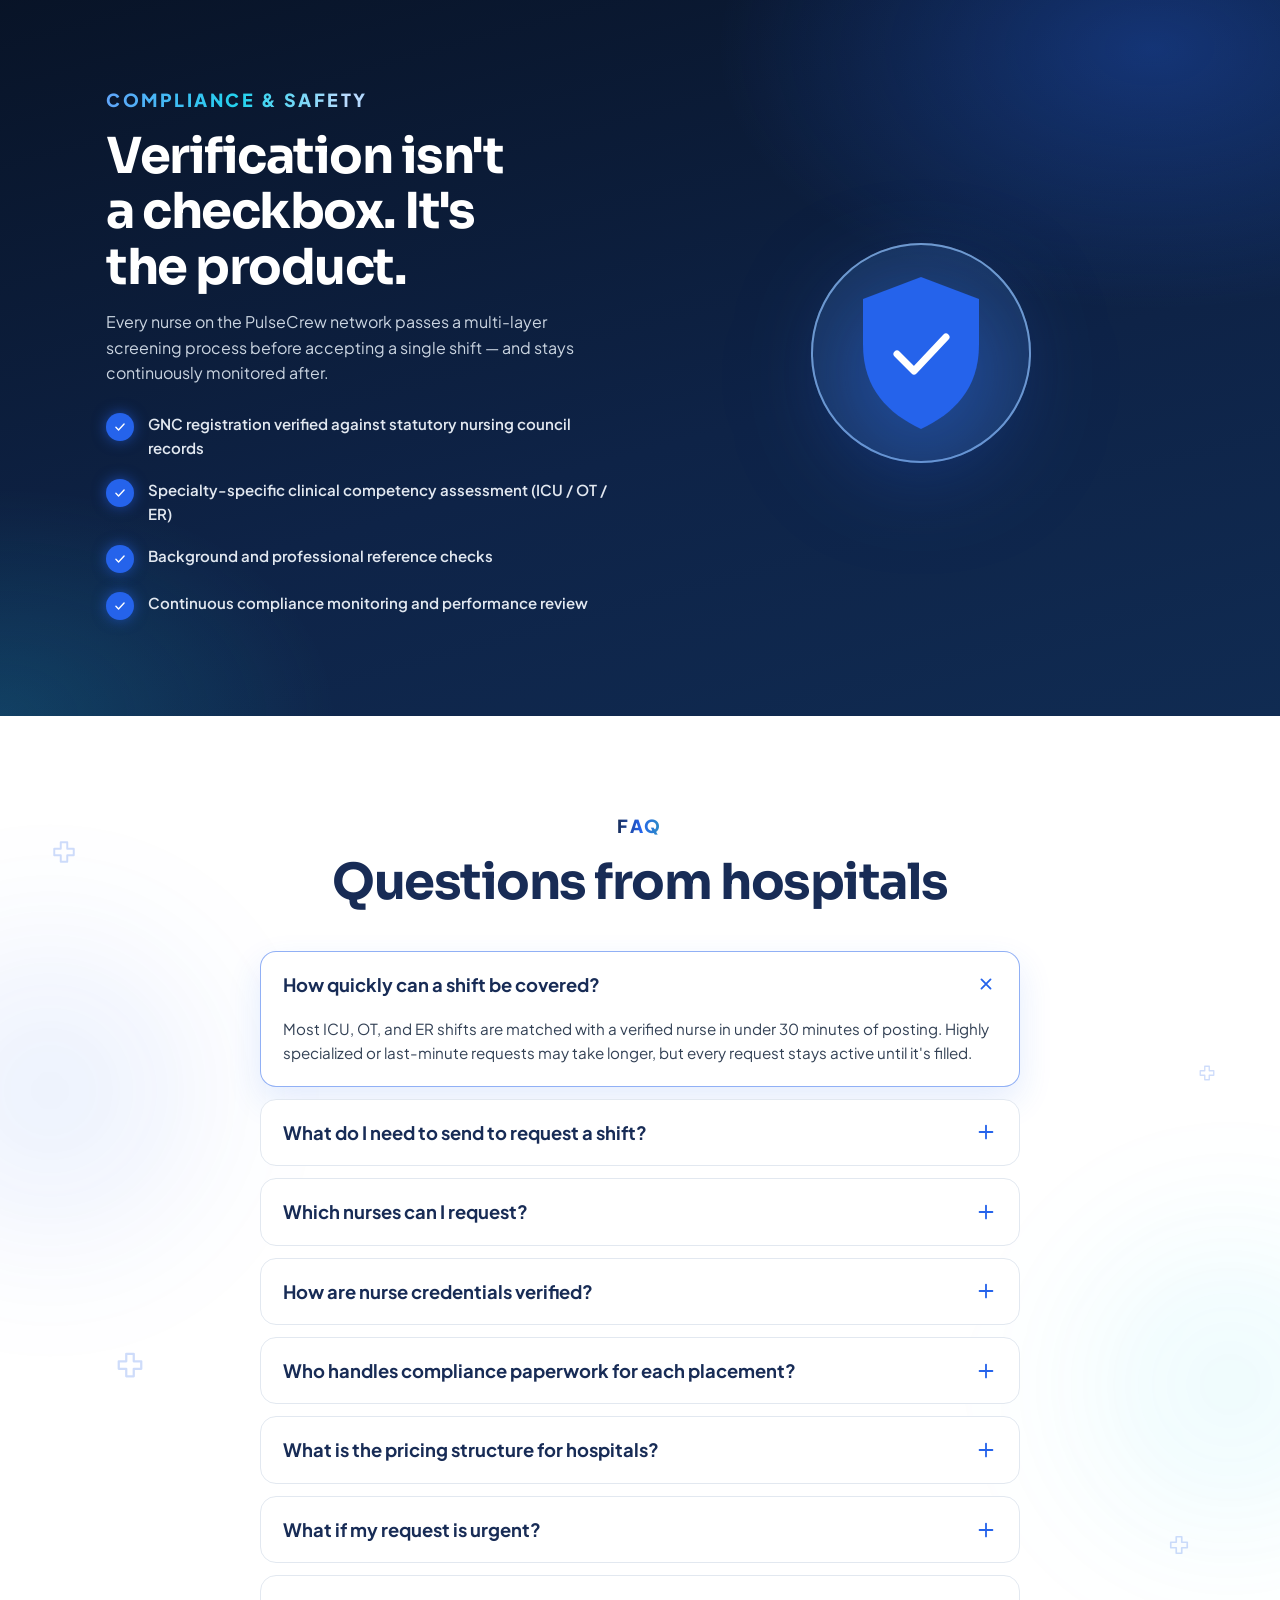
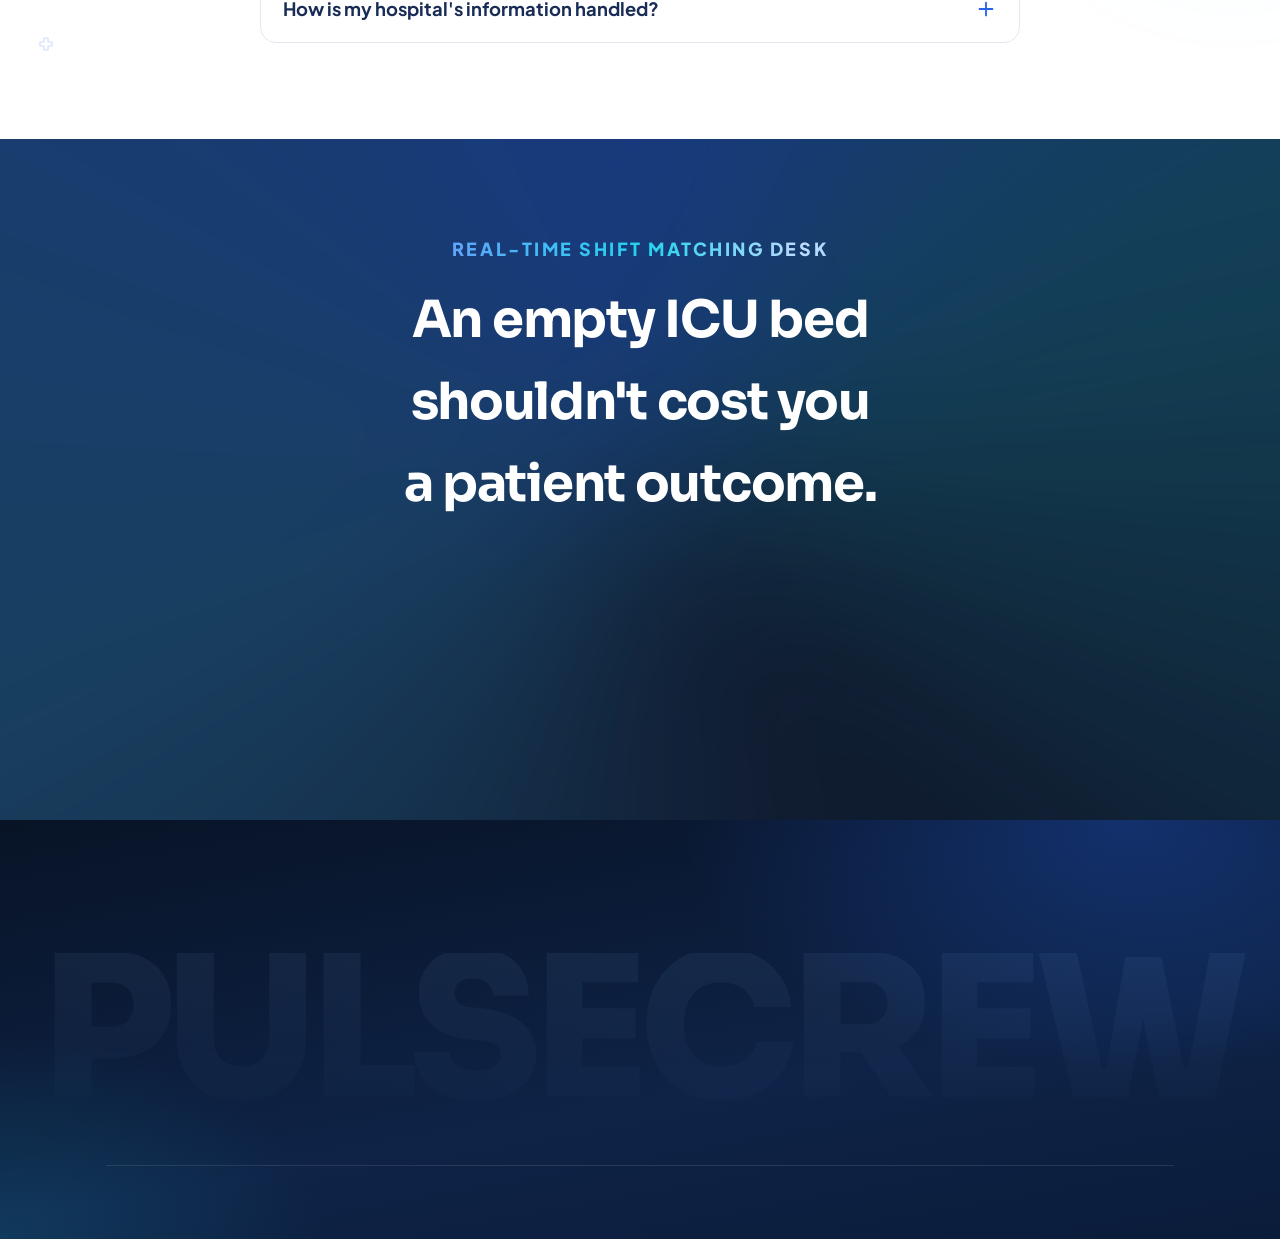
<file: hospitals.html>
<!doctype html><html lang="en"><head><meta charset="utf-8"><meta name="viewport" content="width=device-width,initial-scale=1"><style>:root{color-scheme:light}body{margin:0;padding:0;font:14px -apple-system,BlinkMacSystemFont,sans-serif;background:#faf9f5;color:#141413}img{max-width:100%}[hidden]:not([hidden=until-found i]){display:none!important}</style>
<title>For Hospitals · PulseCrew Staffing</title>
<meta name="description" content="Fill critical ICU, OT and ER shifts in minutes with GNC-verified nurses, one flat per-shift fee and compliance logged for every placement.">
<link rel="stylesheet" href="assets/site.css">
</head><body class="sub-page">

<header>
  <div class="wrap nav">
    <a class="logo" href="index.html" aria-label="PulseCrew home">
      <svg class="logo-icon" width="29" height="32" viewBox="0 0 710 782" xmlns="http://www.w3.org/2000/svg">
        <defs>
          <linearGradient id="pcLogoGrad" x1="83.9%" y1="8.7%" x2="26.5%" y2="69.3%">
            <stop offset="0%" stop-color="#2c8cc6"/>
            <stop offset="100%" stop-color="#182c56"/>
          </linearGradient>
        </defs>
        <path fill-rule="evenodd" fill="url(#pcLogoGrad)" d="M428.50,7.00L487.00,10.50L532.00,22.50L564.00,36.50L608.00,64.50L658.50,117.00L687.50,171.00L701.50,226.00L701.50,282.00L680.50,352.00L652.50,396.00L611.00,436.50L570.00,462.50L534.00,477.50L514.00,479.50L502.00,475.50L473.50,427.00L423.50,633.00L413.00,647.50L401.00,652.50L383.00,648.50L371.50,634.00L321.00,371.50L307.50,423.00L289.50,461.00L254.00,502.50L221.50,524.00L221.50,670.00L217.50,698.00L205.50,727.00L176.00,757.50L143.00,772.50L103.00,775.50L69.00,767.50L36.00,746.50L14.50,714.00L7.50,673.00L18.50,627.00L40.50,588.00L80.00,545.50L117.00,518.50L202.00,473.50L240.50,436.00L263.50,382.00L298.50,219.00L310.00,204.50L333.00,202.50L348.50,219.00L401.00,495.50L441.50,335.00L452.00,320.50L469.00,316.50L486.50,324.00L532.00,419.50L585.00,384.50L610.50,357.00L627.50,329.00L643.50,271.00L639.50,213.00L617.50,159.00L582.00,116.50L547.00,90.50L479.00,64.50L413.00,61.50L365.00,70.50L321.00,89.50L297.00,105.50L269.50,131.00L241.50,172.00L229.50,202.00L222.50,237.00L221.50,419.00L209.50,438.00L194.00,451.50L173.00,464.50L162.50,466.00L163.50,236.00L172.50,188.00L190.50,144.00L226.50,94.00L257.00,65.50L293.00,41.50L362.00,14.50L428.50,7.00Z M161.50,556.00L163.50,659.00L159.50,692.00L154.50,702.00L132.00,719.50L94.00,719.50L74.50,705.00L66.50,689.00L66.50,665.00L73.50,642.00L104.00,598.50L161.50,556.00Z"/>
      </svg>
      <span class="logo-word"><span class="p1">PULSE</span><span class="p2">CREW</span></span>
    </a>
    <nav class="nav-links">
      <a href="index.html">Home</a>
      <a href="hospitals.html">Hospitals</a>
      <a href="nurses.html">Nurses</a>
      <a href="about.html">About</a>
    </nav>
    <div class="nav-cta">
      <a class="btn btn-outline btn-sm" href="index.html#join-form">Join as a Specialized RN</a>
      <a class="btn btn-primary btn-sm" href="index.html#request-form">Request Emergency Shift Cover</a>
      <div class="social-links social-links-header">
        <span class="social-link social-soon" aria-hidden="true" title="Facebook: link coming soon"><svg viewBox="0 0 24 24" width="18" height="18" fill="none" stroke="currentColor" stroke-width="1.8" stroke-linecap="round" stroke-linejoin="round" aria-hidden="true" focusable="false"><path d="M18 2h-3a5 5 0 0 0-5 5v3H7v4h3v8h4v-8h3l1-4h-4V7a1 1 0 0 1 1-1h3z"/></svg></span>
        <a class="social-link" href="https://www.instagram.com/pulsecrewstaffing/" target="_blank" rel="noopener noreferrer" aria-label="PulseCrew on Instagram (opens in a new tab)" title="Instagram">
          <svg viewBox="0 0 24 24" width="20" height="20" fill="none" stroke="currentColor" stroke-width="1.8" stroke-linecap="round" stroke-linejoin="round" aria-hidden="true" focusable="false"><rect x="3.5" y="3.5" width="17" height="17" rx="5"/><circle cx="12" cy="12" r="4"/><circle cx="17.2" cy="6.8" r="1.1" fill="currentColor" stroke="none"/></svg>
        </a>
        <span class="social-link social-soon" aria-hidden="true" title="LinkedIn: link coming soon"><svg viewBox="0 0 24 24" width="18" height="18" fill="none" stroke="currentColor" stroke-width="1.8" stroke-linecap="round" stroke-linejoin="round" aria-hidden="true" focusable="false"><path d="M16 8a6 6 0 0 1 6 6v7h-4v-7a2 2 0 0 0-2-2 2 2 0 0 0-2 2v7h-4v-7a6 6 0 0 1 6-6z"/><rect x="2" y="9" width="4" height="12"/><circle cx="4" cy="4" r="2"/></svg></span>
      </div>
    </div>
  </div>
</header>

<main id="top">
<section class="hero" data-fx-chips="off" data-fx-stats="off" style="padding-top:0;padding-bottom:0;">
    <div class="wrap hero-grid">
      <span class="badge-chip">For Hospitals</span>
      <h1>Fill Critical ICU &amp; OT Shifts in <span class="accent">Minutes, Not Days</span></h1>
      <p class="hero-sub">PulseCrew's intelligent matching platform connects hospitals with GNC-verified ICU, OT, and ER nurses in real time — closing staffing gaps before they cost you a bed, a procedure, or a patient outcome.</p>
      <div class="hero-cta-row"><a href="index.html#request-form" class="btn btn-primary">Request Emergency Shift Cover</a><a href="#how" class="btn btn-outline">See how it works</a></div>
      <div class="trust-row"><span class="trust-item"><svg width="16" height="16" viewBox="0 0 24 24" fill="none"><circle cx="12" cy="12" r="10" fill="var(--accent-soft)"/><path d="M8 12.5l2.5 2.5L16 9" stroke="#2563eb" stroke-width="2" stroke-linecap="round" stroke-linejoin="round"/></svg>100% GNC-Verified Talent</span><span class="trust-item"><svg width="16" height="16" viewBox="0 0 24 24" fill="none"><circle cx="12" cy="12" r="10" fill="var(--accent-soft)"/><path d="M8 12.5l2.5 2.5L16 9" stroke="#2563eb" stroke-width="2" stroke-linecap="round" stroke-linejoin="round"/></svg>&lt;30-Min Average Match Time</span><span class="trust-item"><svg width="16" height="16" viewBox="0 0 24 24" fill="none"><circle cx="12" cy="12" r="10" fill="var(--accent-soft)"/><path d="M8 12.5l2.5 2.5L16 9" stroke="#2563eb" stroke-width="2" stroke-linecap="round" stroke-linejoin="round"/></svg>Zero Hidden Agency Fees</span></div>
    </div>
  </section>
  <section id="hospitals">
    <div class="wrap">
      <div class="section-head">
        <span class="eyebrow">For Hospitals</span>
        <h2>Eliminate ICU &amp; OT bed downtime.</h2>
        <p>Built for Hospital Directors, CNOs, and Department Managers who can't afford a staffing gap to become a patient-care incident.</p>
      </div>
      <div class="card-grid">
        <div class="feature-card">
          <span class="feature-icon"><svg width="20" height="20" viewBox="0 0 24 24" fill="none"><path d="M13 2 3 14h7l-1 8 10-12h-7l1-8Z" stroke="currentColor" stroke-width="2" stroke-linejoin="round"/></svg></span>
          <h3>Real-Time Shift Matching</h3>
          <p>Post an open ICU, OT, or ER shift and our algorithm alerts qualified, available nurses in your region instantly. Most shifts are matched in under 30 minutes.</p>
        </div>
        <div class="feature-card">
          <span class="feature-icon"><svg width="20" height="20" viewBox="0 0 24 24" fill="none"><path d="M12 3 4 6.5v5c0 5 3.4 8.4 8 9.5 4.6-1.1 8-4.5 8-9.5v-5L12 3Z" stroke="currentColor" stroke-width="2" stroke-linejoin="round"/><path d="M9 12l2 2 4-4" stroke="currentColor" stroke-width="2" stroke-linecap="round" stroke-linejoin="round"/></svg></span>
          <h3>Pre-Vetted Specialized Talent</h3>
          <p>Every nurse is GNC-registered and screened for ICU, OT, or ER-specific clinical competency before they're eligible for a single shift.</p>
        </div>
        <div class="feature-card">
          <span class="feature-icon"><svg width="20" height="20" viewBox="0 0 24 24" fill="none"><path d="M4 19V5M4 12h16M14 6l6 6-6 6" stroke="currentColor" stroke-width="2" stroke-linecap="round" stroke-linejoin="round"/></svg></span>
          <h3>Transparent Flat-Rate Pricing</h3>
          <p>One disclosed per-shift fee. No commission layers, no surge pricing, no surprise line items on your invoice.</p>
        </div>
        <div class="feature-card">
          <span class="feature-icon"><svg width="20" height="20" viewBox="0 0 24 24" fill="none"><path d="M9 12.5l2 2 4.5-5" stroke="currentColor" stroke-width="2" stroke-linecap="round" stroke-linejoin="round"/><path d="M12 3 5 6v5.5c0 4.6 3 8 7 9 4-1 7-4.4 7-9V6l-7-3Z" stroke="currentColor" stroke-width="2" stroke-linejoin="round"/></svg></span>
          <h3>Liability-Reduced Compliance</h3>
          <p>Credentials, licensure, and documentation are checked and logged automatically for every placement, reducing your administrative and liability burden.</p>
        </div>
      </div>
      <div class="section-cta">
        <a href="index.html#request-form" class="btn btn-primary">Request Emergency Shift Cover</a>
      </div>
    </div>
  </section>
  <section id="how">
    <div class="wrap">
      <div class="section-head center">
        <span class="eyebrow">How It Works</span>
        <h2>Shift coverage in three automated steps</h2>
        <p>From an open shift to a verified nurse on the floor — every step runs through a single intelligent platform.</p>
      </div>
      <div class="steps">
        <div class="step">
          <span class="step-num">01</span>
          <h3>Post the Shift Requirement</h3>
          <p>Hospital coordinators log an emergency or scheduled shift, specifying department, specialty, and time window.</p>
        </div>
        <div class="step">
          <span class="step-num">02</span>
          <h3>Algorithm Matches Verified Nurses</h3>
          <p>PulseCrew instantly alerts GNC-verified ICU, OT, and ER nurses who are available and qualified in your region.</p>
        </div>
        <div class="step">
          <span class="step-num">03</span>
          <h3>Shift Confirmed, Compliance Logged</h3>
          <p>The nurse accepts, digital compliance checks run automatically, and your team gets a confirmed name before the shift starts.</p>
        </div>
      </div>
    </div>
  </section>
  <section class="section-alt">
    <div class="wrap">
      <div class="section-head">
        <span class="eyebrow">The Market Gap</span>
        <h2>Traditional staffing bureaus weren't built for critical care</h2>
        <p>Empty ICU beds and cancelled OT slots aren't a staffing inconvenience — they're a revenue and patient-safety emergency. PulseCrew replaces slow, manual bureaus with an intelligent, verified network built for high-stakes departments.</p>
      </div>
      <div class="compare-grid">
        <div class="compare-card old">
          <h3>Traditional Nursing Bureaus</h3>
          <ul class="compare-list">
            <li><svg width="18" height="18" viewBox="0 0 24 24" fill="none"><circle cx="12" cy="12" r="10" fill="var(--surface-alt)"/><path d="M9 9l6 6M15 9l-6 6" stroke="var(--bad)" stroke-width="2" stroke-linecap="round"/></svg>Manual phone calls and paperwork — shifts take hours or days to fill</li>
            <li><svg width="18" height="18" viewBox="0 0 24 24" fill="none"><circle cx="12" cy="12" r="10" fill="var(--surface-alt)"/><path d="M9 9l6 6M15 9l-6 6" stroke="var(--bad)" stroke-width="2" stroke-linecap="round"/></svg>Credentials confirmed after placement, not before</li>
            <li><svg width="18" height="18" viewBox="0 0 24 24" fill="none"><circle cx="12" cy="12" r="10" fill="var(--surface-alt)"/><path d="M9 9l6 6M15 9l-6 6" stroke="var(--bad)" stroke-width="2" stroke-linecap="round"/></svg>Commission markups hidden inside hourly bill rates</li>
            <li><svg width="18" height="18" viewBox="0 0 24 24" fill="none"><circle cx="12" cy="12" r="10" fill="var(--surface-alt)"/><path d="M9 9l6 6M15 9l-6 6" stroke="var(--bad)" stroke-width="2" stroke-linecap="round"/></svg>No visibility into match status or nurse availability</li>
          </ul>
        </div>
        <div class="compare-card new">
          <h3>The PulseCrew Intelligent Network</h3>
          <ul class="compare-list">
            <li><svg width="18" height="18" viewBox="0 0 24 24" fill="none"><circle cx="12" cy="12" r="10" fill="#2563eb"/><path d="M8 12.5l2.5 2.5L16 9" stroke="#fff" stroke-width="2" stroke-linecap="round" stroke-linejoin="round"/></svg>Automated digital matching — most shifts filled in under 30 minutes</li>
            <li><svg width="18" height="18" viewBox="0 0 24 24" fill="none"><circle cx="12" cy="12" r="10" fill="#2563eb"/><path d="M8 12.5l2.5 2.5L16 9" stroke="#fff" stroke-width="2" stroke-linecap="round" stroke-linejoin="round"/></svg>100% GNC-registered nurses, pre-vetted before they appear in search</li>
            <li><svg width="18" height="18" viewBox="0 0 24 24" fill="none"><circle cx="12" cy="12" r="10" fill="#2563eb"/><path d="M8 12.5l2.5 2.5L16 9" stroke="#fff" stroke-width="2" stroke-linecap="round" stroke-linejoin="round"/></svg>One flat per-shift fee, disclosed upfront — no hidden markups</li>
            <li><svg width="18" height="18" viewBox="0 0 24 24" fill="none"><circle cx="12" cy="12" r="10" fill="#2563eb"/><path d="M8 12.5l2.5 2.5L16 9" stroke="#fff" stroke-width="2" stroke-linecap="round" stroke-linejoin="round"/></svg>Live status tracking from request to confirmed arrival</li>
          </ul>
        </div>
      </div>
    </div>
  </section>
  <section id="compliance" class="section-alt">
    <div class="wrap compliance-wrap">
      <div>
        <span class="eyebrow">Compliance &amp; Safety</span>
        <h2 style="margin-top:14px;font-size:clamp(1.6rem,2vw + 1rem,2.1rem);">Verification isn't a checkbox. It's the product.</h2>
        <p style="margin-top:14px;">Every nurse on the PulseCrew network passes a multi-layer screening process before accepting a single shift — and stays continuously monitored after.</p>
        <ul class="check-list" style="margin-top:26px;">
          <li><span class="check-badge"><svg width="14" height="14" viewBox="0 0 24 24" fill="none"><path d="M5 12.5l4.5 4.5L19 7" stroke="#fff" stroke-width="2.4" stroke-linecap="round" stroke-linejoin="round"/></svg></span><p>GNC registration verified against statutory nursing council records</p></li>
          <li><span class="check-badge"><svg width="14" height="14" viewBox="0 0 24 24" fill="none"><path d="M5 12.5l4.5 4.5L19 7" stroke="#fff" stroke-width="2.4" stroke-linecap="round" stroke-linejoin="round"/></svg></span><p>Specialty-specific clinical competency assessment (ICU / OT / ER)</p></li>
          <li><span class="check-badge"><svg width="14" height="14" viewBox="0 0 24 24" fill="none"><path d="M5 12.5l4.5 4.5L19 7" stroke="#fff" stroke-width="2.4" stroke-linecap="round" stroke-linejoin="round"/></svg></span><p>Background and professional reference checks</p></li>
          <li><span class="check-badge"><svg width="14" height="14" viewBox="0 0 24 24" fill="none"><path d="M5 12.5l4.5 4.5L19 7" stroke="#fff" stroke-width="2.4" stroke-linecap="round" stroke-linejoin="round"/></svg></span><p>Continuous compliance monitoring and performance review</p></li>
        </ul>
      </div>
      <div class="shield-wrap">
        <svg width="220" height="220" viewBox="0 0 220 220" fill="none">
          <circle cx="110" cy="110" r="108" fill="var(--accent-soft)"/>
          <path d="M110 34 168 56v46c0 44-25.6 68.8-58 84-32.4-15.2-58-40-58-84V56l58-22Z" fill="#2563eb"/>
          <path d="M86 111l17 17 32-34" stroke="#fff" stroke-width="7" stroke-linecap="round" stroke-linejoin="round"/>
        </svg>
      </div>
    </div>
  </section>
  <section id="faq">
    <div class="wrap">
      <div class="section-head center">
        <span class="eyebrow">FAQ</span>
        <h2>Questions from hospitals</h2>
      </div>
      <div class="faq-list">
        <details class="faq-item" open>
          <summary>How quickly can a shift be covered?<span class="faq-plus"><svg width="22" height="22" viewBox="0 0 24 24" fill="none"><path d="M12 5v14M5 12h14" stroke="#2563eb" stroke-width="2" stroke-linecap="round"/></svg></span></summary>
          <p>Most ICU, OT, and ER shifts are matched with a verified nurse in under 30 minutes of posting. Highly specialized or last-minute requests may take longer, but every request stays active until it's filled.</p>
        </details>
        <details class="faq-item"><summary>What do I need to send to request a shift?<span class="faq-plus"><svg width="22" height="22" viewBox="0 0 24 24" fill="none"><path d="M12 5v14M5 12h14" stroke="#2563eb" stroke-width="2" stroke-linecap="round"/></svg></span></summary>
          <p>Hospital coordinators log the shift through the Request Emergency Shift Cover form, specifying the department, specialty and time window.</p>
        </details>
        <details class="faq-item"><summary>Which nurses can I request?<span class="faq-plus"><svg width="22" height="22" viewBox="0 0 24 24" fill="none"><path d="M12 5v14M5 12h14" stroke="#2563eb" stroke-width="2" stroke-linecap="round"/></svg></span></summary>
          <p>PulseCrew focuses on critical care: ICU, OT and ER. The request form lets you choose the type of nurse you need, such as RGN, Paediatric, ICU/ITU, A&amp;E/ED or OT.</p>
        </details>
        <details class="faq-item">
          <summary>How are nurse credentials verified?<span class="faq-plus"><svg width="22" height="22" viewBox="0 0 24 24" fill="none"><path d="M12 5v14M5 12h14" stroke="#2563eb" stroke-width="2" stroke-linecap="round"/></svg></span></summary>
          <p>Every nurse completes GNC registration verification, a specialty-specific clinical competency assessment, and background and reference checks before they're eligible to accept shifts. Compliance is monitored continuously, not just at onboarding.</p>
        </details>
        <details class="faq-item"><summary>Who handles compliance paperwork for each placement?<span class="faq-plus"><svg width="22" height="22" viewBox="0 0 24 24" fill="none"><path d="M12 5v14M5 12h14" stroke="#2563eb" stroke-width="2" stroke-linecap="round"/></svg></span></summary>
          <p>PulseCrew does. Credentials, licensure and documentation are checked and logged automatically for every placement, reducing your administrative and liability burden.</p>
        </details>
        <details class="faq-item">
          <summary>What is the pricing structure for hospitals?<span class="faq-plus"><svg width="22" height="22" viewBox="0 0 24 24" fill="none"><path d="M12 5v14M5 12h14" stroke="#2563eb" stroke-width="2" stroke-linecap="round"/></svg></span></summary>
          <p>PulseCrew charges one flat per-shift fee, disclosed before you confirm a request. There are no commission markups, no surge pricing, and no hidden line items on your invoice.</p>
        </details>
        <details class="faq-item"><summary>What if my request is urgent?<span class="faq-plus"><svg width="22" height="22" viewBox="0 0 24 24" fill="none"><path d="M12 5v14M5 12h14" stroke="#2563eb" stroke-width="2" stroke-linecap="round"/></svg></span></summary>
          <p>Use the Request Emergency Shift Cover form. Most shifts are matched in under 30 minutes, every request stays active until it's filled, and a live coordination desk backs up time-sensitive shifts.</p>
        </details>
        <details class="faq-item"><summary>How is my hospital's information handled?<span class="faq-plus"><svg width="22" height="22" viewBox="0 0 24 24" fill="none"><path d="M12 5v14M5 12h14" stroke="#2563eb" stroke-width="2" stroke-linecap="round"/></svg></span></summary>
          <p>We collect only the hospital contact details needed for shift requests. They are used solely to coordinate shift matching and are never sold or shared with third parties. Responses are stored securely and are accessible only to the PulseCrew team. To review, update or request removal of your data, email <a href="mailto:support@pulsecrew.health">support@pulsecrew.health</a>.</p>
        </details>
      </div>
    </div>
  </section>
  <section class="cta-band">
    <div class="wrap">
      <span class="eyebrow">Real-Time Shift Matching Desk</span>
      <h2>An empty ICU bed shouldn't cost you a patient outcome.</h2>
      <p>Whether you're covering a critical shift or looking for your next one, PulseCrew matches verified talent in real time — any specialty, any shift.</p>
      <div class="hero-cta-row">
        <a href="index.html#request-form" class="btn btn-primary">Request Emergency Shift Cover</a>
        <a href="index.html#join-form" class="btn btn-outline-invert">Join as a Specialized RN</a>
      </div>
      <div class="phone">Call <a href="tel:+918000000000">+91 80000 00000</a> · Average response under 30 minutes</div>
    </div>
  </section>
</main>

<footer>
  <div class="wrap">
    <div class="footer-grid">
      <div>
        <div class="logo">
          <svg class="logo-icon" width="29" height="32" viewBox="0 0 710 782" xmlns="http://www.w3.org/2000/svg">
            <path fill="#93c5fd" d="M428.50,7.00L487.00,10.50L532.00,22.50L564.00,36.50L608.00,64.50L658.50,117.00L687.50,171.00L701.50,226.00L701.50,282.00L680.50,352.00L652.50,396.00L611.00,436.50L570.00,462.50L534.00,477.50L514.00,479.50L502.00,475.50L473.50,427.00L423.50,633.00L413.00,647.50L401.00,652.50L383.00,648.50L371.50,634.00L321.00,371.50L307.50,423.00L289.50,461.00L254.00,502.50L221.50,524.00L221.50,670.00L217.50,698.00L205.50,727.00L176.00,757.50L143.00,772.50L103.00,775.50L69.00,767.50L36.00,746.50L14.50,714.00L7.50,673.00L18.50,627.00L40.50,588.00L80.00,545.50L117.00,518.50L202.00,473.50L240.50,436.00L263.50,382.00L298.50,219.00L310.00,204.50L333.00,202.50L348.50,219.00L401.00,495.50L441.50,335.00L452.00,320.50L469.00,316.50L486.50,324.00L532.00,419.50L585.00,384.50L610.50,357.00L627.50,329.00L643.50,271.00L639.50,213.00L617.50,159.00L582.00,116.50L547.00,90.50L479.00,64.50L413.00,61.50L365.00,70.50L321.00,89.50L297.00,105.50L269.50,131.00L241.50,172.00L229.50,202.00L222.50,237.00L221.50,419.00L209.50,438.00L194.00,451.50L173.00,464.50L162.50,466.00L163.50,236.00L172.50,188.00L190.50,144.00L226.50,94.00L257.00,65.50L293.00,41.50L362.00,14.50L428.50,7.00Z"/>
            <path fill="#0f172a" d="M161.50,556.00L163.50,659.00L159.50,692.00L154.50,702.00L132.00,719.50L94.00,719.50L74.50,705.00L66.50,689.00L66.50,665.00L73.50,642.00L104.00,598.50L161.50,556.00Z"/>
          </svg>
          <span class="logo-word"><span class="p1">PULSE</span><span class="p2">CREW</span></span>
        </div>
        <p class="footer-desc">On-demand, GNC-verified nursing coverage for ICU, OT &amp; ER — matched in real time.</p>
        <div class="footer-contact">
          <a href="mailto:support@pulsecrew.health">support@pulsecrew.health</a>
          <a href="tel:+918000000000">+91 80000 00000</a>
          <span>WhatsApp 24/7</span>
        </div>
        <div class="social-links social-links-footer">
          <span class="social-link social-soon" aria-hidden="true" title="Facebook: link coming soon"><svg viewBox="0 0 24 24" width="18" height="18" fill="none" stroke="currentColor" stroke-width="1.8" stroke-linecap="round" stroke-linejoin="round" aria-hidden="true" focusable="false"><path d="M18 2h-3a5 5 0 0 0-5 5v3H7v4h3v8h4v-8h3l1-4h-4V7a1 1 0 0 1 1-1h3z"/></svg></span>
          <a class="social-link" href="https://www.instagram.com/pulsecrewstaffing/" target="_blank" rel="noopener noreferrer" aria-label="PulseCrew on Instagram (opens in a new tab)" title="Instagram">
            <svg viewBox="0 0 24 24" width="20" height="20" fill="none" stroke="currentColor" stroke-width="1.8" stroke-linecap="round" stroke-linejoin="round" aria-hidden="true" focusable="false"><rect x="3.5" y="3.5" width="17" height="17" rx="5"/><circle cx="12" cy="12" r="4"/><circle cx="17.2" cy="6.8" r="1.1" fill="currentColor" stroke="none"/></svg>
          </a>
          <span class="social-link social-soon" aria-hidden="true" title="LinkedIn: link coming soon"><svg viewBox="0 0 24 24" width="18" height="18" fill="none" stroke="currentColor" stroke-width="1.8" stroke-linecap="round" stroke-linejoin="round" aria-hidden="true" focusable="false"><path d="M16 8a6 6 0 0 1 6 6v7h-4v-7a2 2 0 0 0-2-2 2 2 0 0 0-2 2v7h-4v-7a6 6 0 0 1 6-6z"/><rect x="2" y="9" width="4" height="12"/><circle cx="4" cy="4" r="2"/></svg></span>
        </div>
      </div>
      <div class="footer-col">
        <h4>Platform</h4>
        <ul>
          <li><a href="hospitals.html">For Hospitals</a></li>
          <li><a href="nurses.html">For Nurses</a></li>
          <li><a href="about.html">About</a></li>
        </ul>
      </div>
      <div class="footer-col">
        <h4>Compliance</h4>
        <ul>
          <li><a href="index.html#compliance">GNC Verification</a></li>
          <li><a href="index.html#privacy">Data Security</a></li>
          <li><a href="index.html#faq">Terms</a></li>
        </ul>
      </div>
    </div>
    <div class="footer-bottom">
      <span>© 2026 PulseCrew Staffing Solutions. All rights reserved.</span>
      <span class="links"><a href="index.html#privacy">Privacy</a><a href="index.html#faq">Terms</a><a href="index.html#compliance">Compliance</a></span>
    </div>
  </div>
</footer>

<script src="assets/fx.js"></script>
</body></html>
</file>
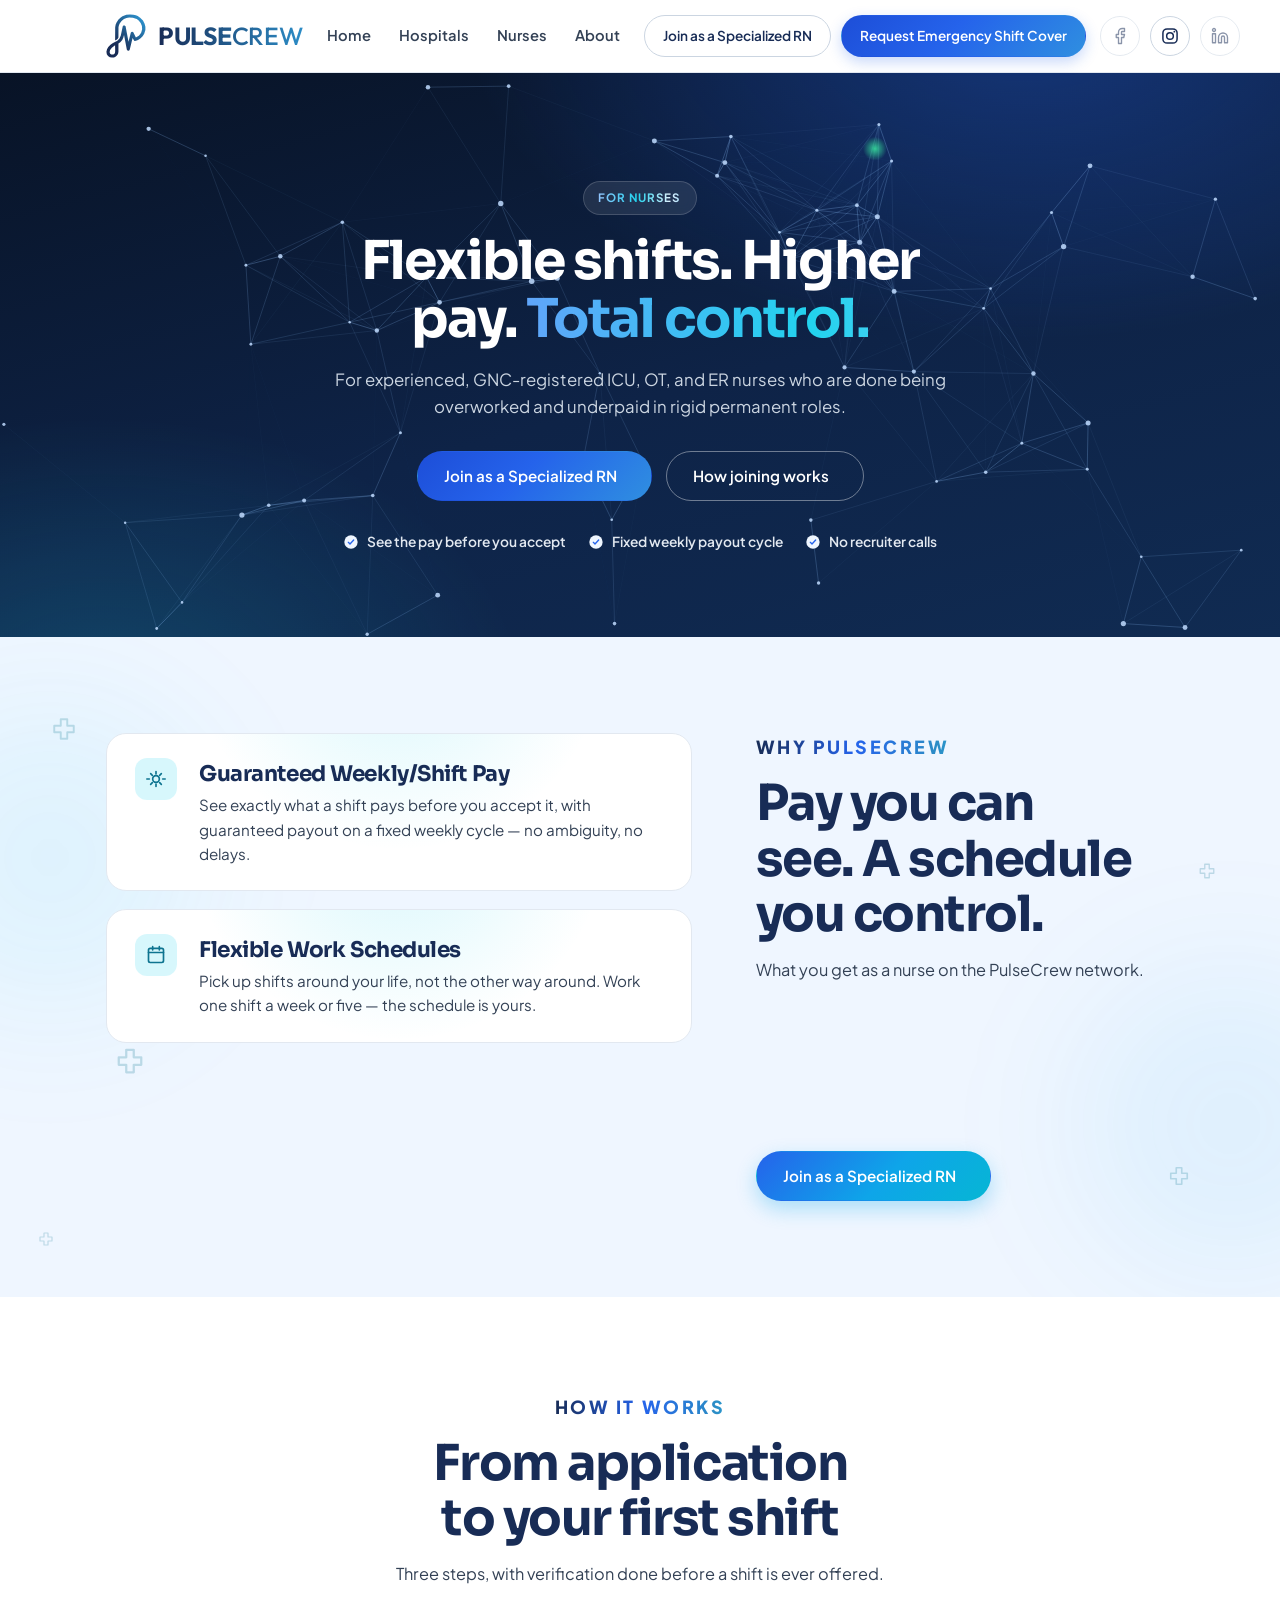
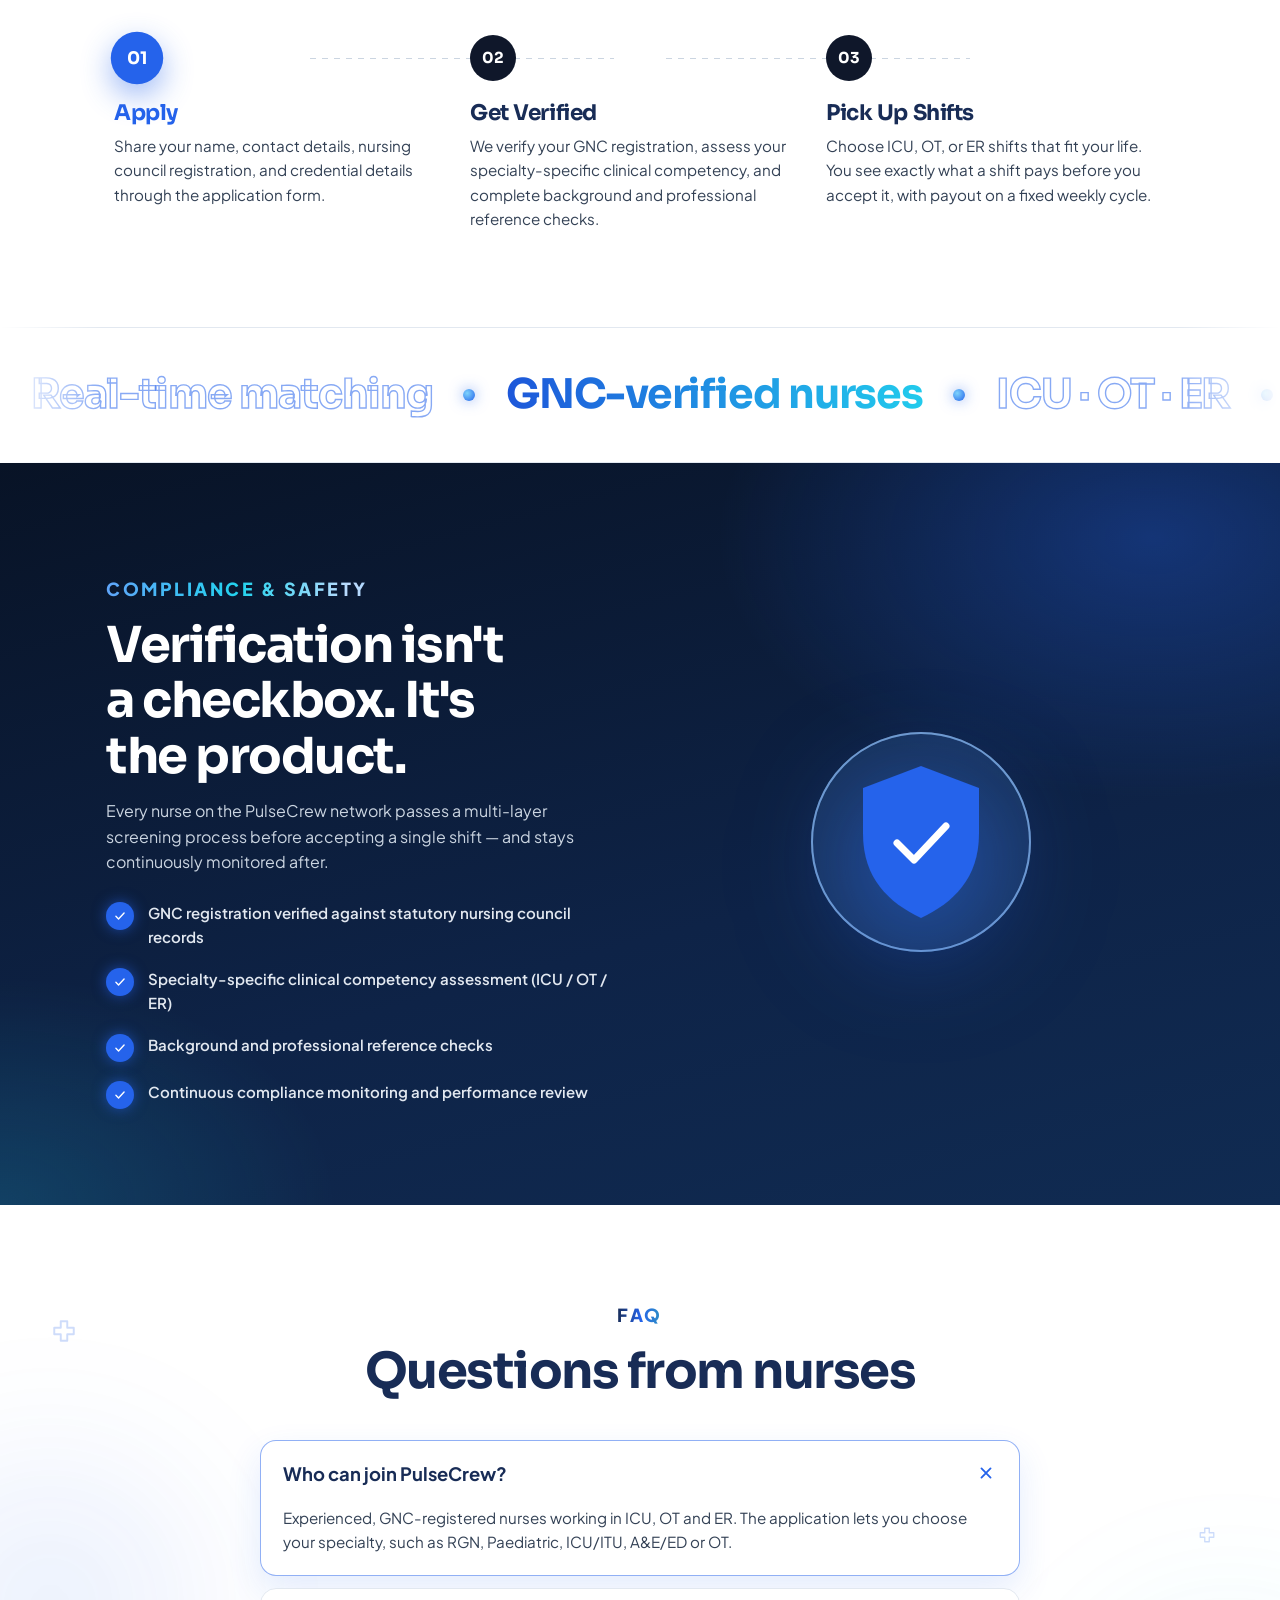
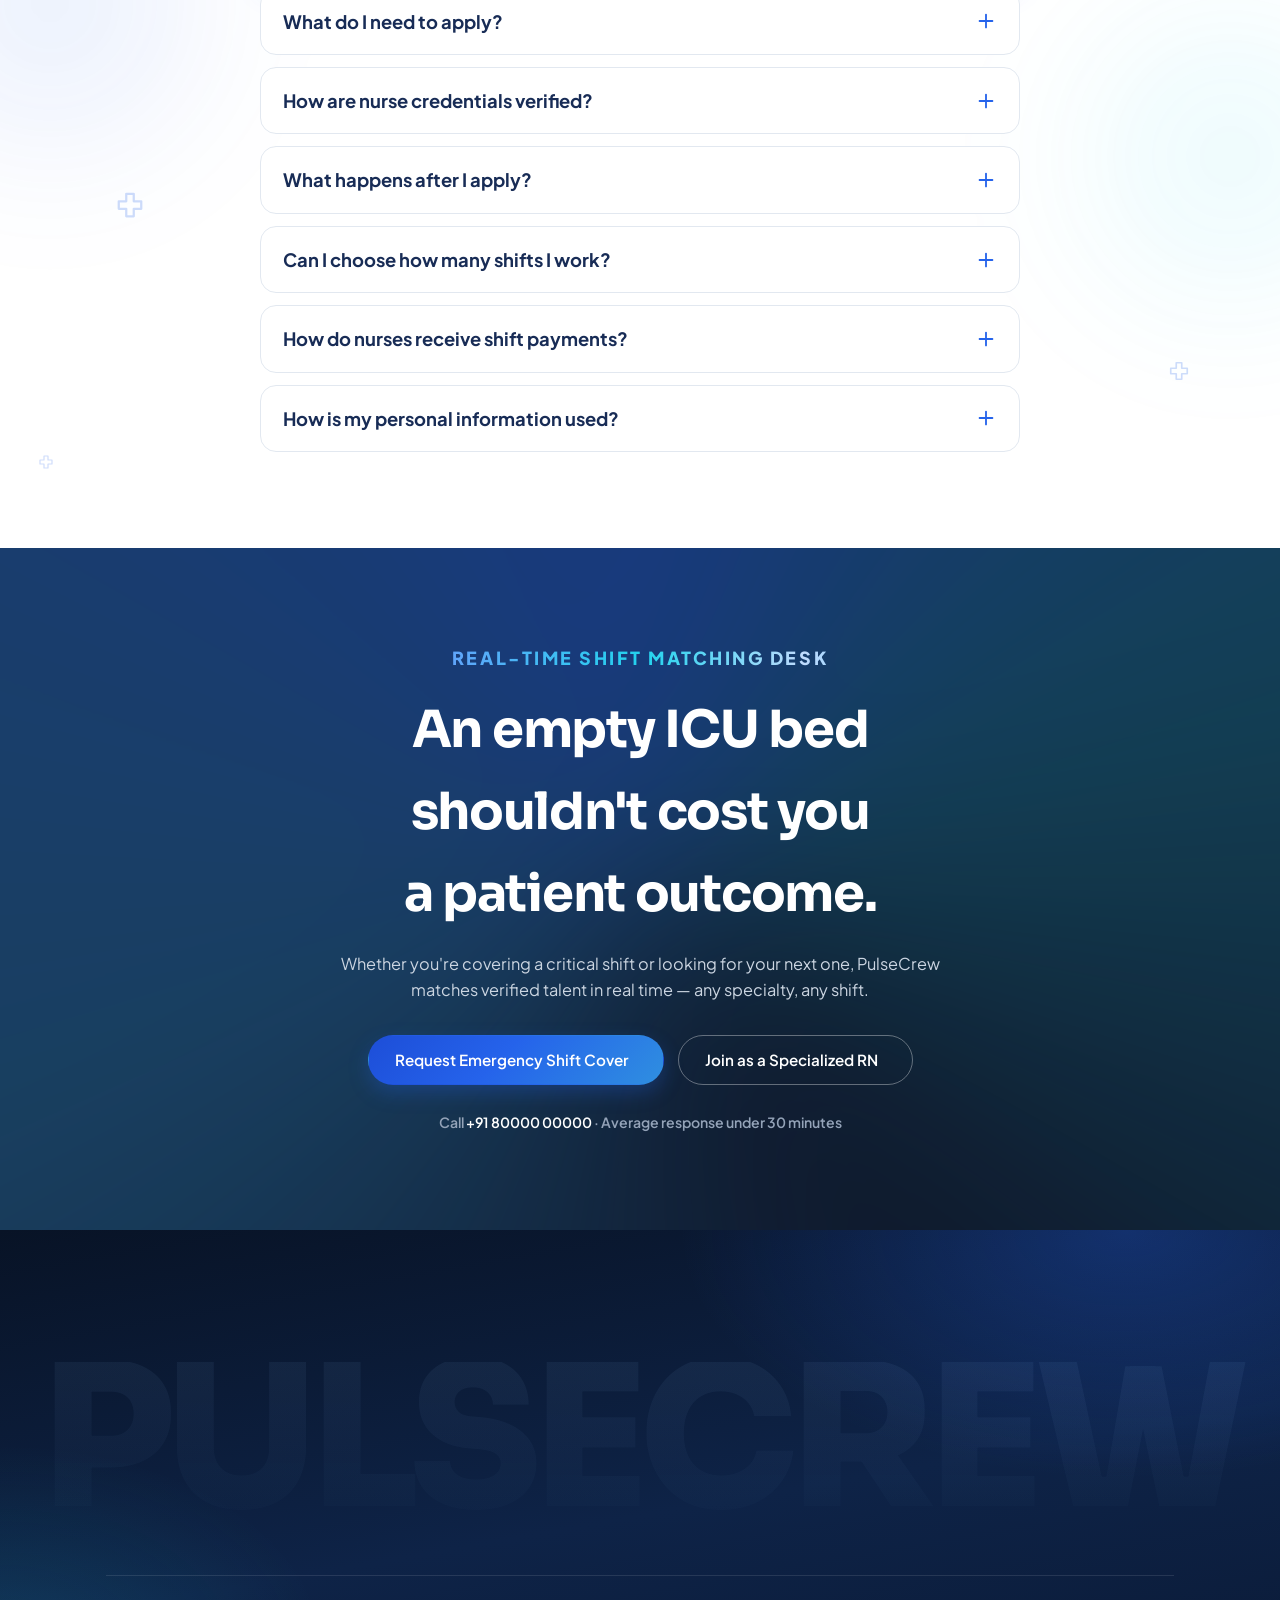
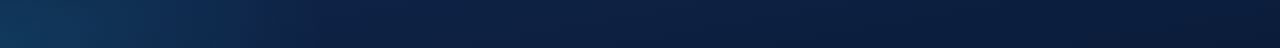
<file: nurses.html>
<!doctype html><html lang="en"><head><meta charset="utf-8"><meta name="viewport" content="width=device-width,initial-scale=1"><style>:root{color-scheme:light}body{margin:0;padding:0;font:14px -apple-system,BlinkMacSystemFont,sans-serif;background:#faf9f5;color:#141413}img{max-width:100%}[hidden]:not([hidden=until-found i]){display:none!important}</style>
<title>For Nurses · PulseCrew Staffing</title>
<meta name="description" content="Flexible ICU, OT and ER shifts for GNC-registered nurses: see the pay before you accept, with a fixed weekly payout cycle.">
<link rel="stylesheet" href="assets/site.css">
</head><body class="sub-page">

<header>
  <div class="wrap nav">
    <a class="logo" href="index.html" aria-label="PulseCrew home">
      <svg class="logo-icon" width="29" height="32" viewBox="0 0 710 782" xmlns="http://www.w3.org/2000/svg">
        <defs>
          <linearGradient id="pcLogoGrad" x1="83.9%" y1="8.7%" x2="26.5%" y2="69.3%">
            <stop offset="0%" stop-color="#2c8cc6"/>
            <stop offset="100%" stop-color="#182c56"/>
          </linearGradient>
        </defs>
        <path fill-rule="evenodd" fill="url(#pcLogoGrad)" d="M428.50,7.00L487.00,10.50L532.00,22.50L564.00,36.50L608.00,64.50L658.50,117.00L687.50,171.00L701.50,226.00L701.50,282.00L680.50,352.00L652.50,396.00L611.00,436.50L570.00,462.50L534.00,477.50L514.00,479.50L502.00,475.50L473.50,427.00L423.50,633.00L413.00,647.50L401.00,652.50L383.00,648.50L371.50,634.00L321.00,371.50L307.50,423.00L289.50,461.00L254.00,502.50L221.50,524.00L221.50,670.00L217.50,698.00L205.50,727.00L176.00,757.50L143.00,772.50L103.00,775.50L69.00,767.50L36.00,746.50L14.50,714.00L7.50,673.00L18.50,627.00L40.50,588.00L80.00,545.50L117.00,518.50L202.00,473.50L240.50,436.00L263.50,382.00L298.50,219.00L310.00,204.50L333.00,202.50L348.50,219.00L401.00,495.50L441.50,335.00L452.00,320.50L469.00,316.50L486.50,324.00L532.00,419.50L585.00,384.50L610.50,357.00L627.50,329.00L643.50,271.00L639.50,213.00L617.50,159.00L582.00,116.50L547.00,90.50L479.00,64.50L413.00,61.50L365.00,70.50L321.00,89.50L297.00,105.50L269.50,131.00L241.50,172.00L229.50,202.00L222.50,237.00L221.50,419.00L209.50,438.00L194.00,451.50L173.00,464.50L162.50,466.00L163.50,236.00L172.50,188.00L190.50,144.00L226.50,94.00L257.00,65.50L293.00,41.50L362.00,14.50L428.50,7.00Z M161.50,556.00L163.50,659.00L159.50,692.00L154.50,702.00L132.00,719.50L94.00,719.50L74.50,705.00L66.50,689.00L66.50,665.00L73.50,642.00L104.00,598.50L161.50,556.00Z"/>
      </svg>
      <span class="logo-word"><span class="p1">PULSE</span><span class="p2">CREW</span></span>
    </a>
    <nav class="nav-links">
      <a href="index.html">Home</a>
      <a href="hospitals.html">Hospitals</a>
      <a href="nurses.html">Nurses</a>
      <a href="about.html">About</a>
    </nav>
    <div class="nav-cta">
      <a class="btn btn-outline btn-sm" href="index.html#join-form">Join as a Specialized RN</a>
      <a class="btn btn-primary btn-sm" href="index.html#request-form">Request Emergency Shift Cover</a>
      <div class="social-links social-links-header">
        <span class="social-link social-soon" aria-hidden="true" title="Facebook: link coming soon"><svg viewBox="0 0 24 24" width="18" height="18" fill="none" stroke="currentColor" stroke-width="1.8" stroke-linecap="round" stroke-linejoin="round" aria-hidden="true" focusable="false"><path d="M18 2h-3a5 5 0 0 0-5 5v3H7v4h3v8h4v-8h3l1-4h-4V7a1 1 0 0 1 1-1h3z"/></svg></span>
        <a class="social-link" href="https://www.instagram.com/pulsecrewstaffing/" target="_blank" rel="noopener noreferrer" aria-label="PulseCrew on Instagram (opens in a new tab)" title="Instagram">
          <svg viewBox="0 0 24 24" width="20" height="20" fill="none" stroke="currentColor" stroke-width="1.8" stroke-linecap="round" stroke-linejoin="round" aria-hidden="true" focusable="false"><rect x="3.5" y="3.5" width="17" height="17" rx="5"/><circle cx="12" cy="12" r="4"/><circle cx="17.2" cy="6.8" r="1.1" fill="currentColor" stroke="none"/></svg>
        </a>
        <span class="social-link social-soon" aria-hidden="true" title="LinkedIn: link coming soon"><svg viewBox="0 0 24 24" width="18" height="18" fill="none" stroke="currentColor" stroke-width="1.8" stroke-linecap="round" stroke-linejoin="round" aria-hidden="true" focusable="false"><path d="M16 8a6 6 0 0 1 6 6v7h-4v-7a2 2 0 0 0-2-2 2 2 0 0 0-2 2v7h-4v-7a6 6 0 0 1 6-6z"/><rect x="2" y="9" width="4" height="12"/><circle cx="4" cy="4" r="2"/></svg></span>
      </div>
    </div>
  </div>
</header>

<main id="top">
<section class="hero" data-fx-chips="off" data-fx-stats="off" style="padding-top:0;padding-bottom:0;">
    <div class="wrap hero-grid">
      <span class="badge-chip">For Nurses</span>
      <h1>Flexible shifts. Higher pay. <span class="accent">Total control.</span></h1>
      <p class="hero-sub">For experienced, GNC-registered ICU, OT, and ER nurses who are done being overworked and underpaid in rigid permanent roles.</p>
      <div class="hero-cta-row"><a href="index.html#join-form" class="btn btn-primary">Join as a Specialized RN</a><a href="#how" class="btn btn-outline">How joining works</a></div>
      <div class="trust-row"><span class="trust-item"><svg width="16" height="16" viewBox="0 0 24 24" fill="none"><circle cx="12" cy="12" r="10" fill="var(--accent-soft)"/><path d="M8 12.5l2.5 2.5L16 9" stroke="#2563eb" stroke-width="2" stroke-linecap="round" stroke-linejoin="round"/></svg>See the pay before you accept</span><span class="trust-item"><svg width="16" height="16" viewBox="0 0 24 24" fill="none"><circle cx="12" cy="12" r="10" fill="var(--accent-soft)"/><path d="M8 12.5l2.5 2.5L16 9" stroke="#2563eb" stroke-width="2" stroke-linecap="round" stroke-linejoin="round"/></svg>Fixed weekly payout cycle</span><span class="trust-item"><svg width="16" height="16" viewBox="0 0 24 24" fill="none"><circle cx="12" cy="12" r="10" fill="var(--accent-soft)"/><path d="M8 12.5l2.5 2.5L16 9" stroke="#2563eb" stroke-width="2" stroke-linecap="round" stroke-linejoin="round"/></svg>No recruiter calls</span></div>
    </div>
  </section>
  <section id="nurses" class="section-tint">
    <div class="wrap">
      <div class="section-head">
        <span class="eyebrow">Why PulseCrew</span>
        <h2>Pay you can see. A schedule you control.</h2>
        <p>What you get as a nurse on the PulseCrew network.</p>
      </div>
      <div class="card-grid cols-3">
        <div class="feature-card">
          <span class="feature-icon"><svg width="20" height="20" viewBox="0 0 24 24" fill="none"><path d="M12 3v3M12 18v3M4 12H1M23 12h-3M5.6 5.6l2 2M16.4 16.4l2 2M5.6 18.4l2-2M16.4 7.6l2-2" stroke="currentColor" stroke-width="2" stroke-linecap="round"/><circle cx="12" cy="12" r="4" stroke="currentColor" stroke-width="2"/></svg></span>
          <h3>Guaranteed Weekly/Shift Pay</h3>
          <p>See exactly what a shift pays before you accept it, with guaranteed payout on a fixed weekly cycle — no ambiguity, no delays.</p>
        </div>
        <div class="feature-card">
          <span class="feature-icon"><svg width="20" height="20" viewBox="0 0 24 24" fill="none"><rect x="3" y="4" width="18" height="17" rx="2" stroke="currentColor" stroke-width="2"/><path d="M3 9h18M8 2v4M16 2v4" stroke="currentColor" stroke-width="2" stroke-linecap="round"/></svg></span>
          <h3>Flexible Work Schedules</h3>
          <p>Pick up shifts around your life, not the other way around. Work one shift a week or five — the schedule is yours.</p>
        </div>
        </div>
      <div class="section-cta">
        <a href="index.html#join-form" class="btn btn-primary">Join as a Specialized RN</a>
      </div>
    </div>
  </section>
  <section id="how">
    <div class="wrap">
      <div class="section-head center">
        <span class="eyebrow">How It Works</span>
        <h2>From application to your first shift</h2>
        <p>Three steps, with verification done before a shift is ever offered.</p>
      </div>
      <div class="steps">
        <div class="step">
          <span class="step-num">01</span>
          <h3>Apply</h3>
          <p>Share your name, contact details, nursing council registration, and credential details through the application form.</p>
        </div>
        <div class="step">
          <span class="step-num">02</span>
          <h3>Get Verified</h3>
          <p>We verify your GNC registration, assess your specialty-specific clinical competency, and complete background and professional reference checks.</p>
        </div>
        <div class="step">
          <span class="step-num">03</span>
          <h3>Pick Up Shifts</h3>
          <p>Choose ICU, OT, or ER shifts that fit your life. You see exactly what a shift pays before you accept it, with payout on a fixed weekly cycle.</p>
        </div>
      </div>
    </div>
  </section>
  <section id="compliance" class="section-alt">
    <div class="wrap compliance-wrap">
      <div>
        <span class="eyebrow">Compliance &amp; Safety</span>
        <h2 style="margin-top:14px;font-size:clamp(1.6rem,2vw + 1rem,2.1rem);">Verification isn't a checkbox. It's the product.</h2>
        <p style="margin-top:14px;">Every nurse on the PulseCrew network passes a multi-layer screening process before accepting a single shift — and stays continuously monitored after.</p>
        <ul class="check-list" style="margin-top:26px;">
          <li><span class="check-badge"><svg width="14" height="14" viewBox="0 0 24 24" fill="none"><path d="M5 12.5l4.5 4.5L19 7" stroke="#fff" stroke-width="2.4" stroke-linecap="round" stroke-linejoin="round"/></svg></span><p>GNC registration verified against statutory nursing council records</p></li>
          <li><span class="check-badge"><svg width="14" height="14" viewBox="0 0 24 24" fill="none"><path d="M5 12.5l4.5 4.5L19 7" stroke="#fff" stroke-width="2.4" stroke-linecap="round" stroke-linejoin="round"/></svg></span><p>Specialty-specific clinical competency assessment (ICU / OT / ER)</p></li>
          <li><span class="check-badge"><svg width="14" height="14" viewBox="0 0 24 24" fill="none"><path d="M5 12.5l4.5 4.5L19 7" stroke="#fff" stroke-width="2.4" stroke-linecap="round" stroke-linejoin="round"/></svg></span><p>Background and professional reference checks</p></li>
          <li><span class="check-badge"><svg width="14" height="14" viewBox="0 0 24 24" fill="none"><path d="M5 12.5l4.5 4.5L19 7" stroke="#fff" stroke-width="2.4" stroke-linecap="round" stroke-linejoin="round"/></svg></span><p>Continuous compliance monitoring and performance review</p></li>
        </ul>
      </div>
      <div class="shield-wrap">
        <svg width="220" height="220" viewBox="0 0 220 220" fill="none">
          <circle cx="110" cy="110" r="108" fill="var(--accent-soft)"/>
          <path d="M110 34 168 56v46c0 44-25.6 68.8-58 84-32.4-15.2-58-40-58-84V56l58-22Z" fill="#2563eb"/>
          <path d="M86 111l17 17 32-34" stroke="#fff" stroke-width="7" stroke-linecap="round" stroke-linejoin="round"/>
        </svg>
      </div>
    </div>
  </section>
  <section id="faq">
    <div class="wrap">
      <div class="section-head center">
        <span class="eyebrow">FAQ</span>
        <h2>Questions from nurses</h2>
      </div>
      <div class="faq-list">
        <details class="faq-item" open><summary>Who can join PulseCrew?<span class="faq-plus"><svg width="22" height="22" viewBox="0 0 24 24" fill="none"><path d="M12 5v14M5 12h14" stroke="#2563eb" stroke-width="2" stroke-linecap="round"/></svg></span></summary>
          <p>Experienced, GNC-registered nurses working in ICU, OT and ER. The application lets you choose your specialty, such as RGN, Paediatric, ICU/ITU, A&amp;E/ED or OT.</p>
        </details>
        <details class="faq-item"><summary>What do I need to apply?<span class="faq-plus"><svg width="22" height="22" viewBox="0 0 24 24" fill="none"><path d="M12 5v14M5 12h14" stroke="#2563eb" stroke-width="2" stroke-linecap="round"/></svg></span></summary>
          <p>The application form asks for your name, contact details, date of birth, location, grade or current designation, specialty, highest nursing qualification and years of experience. You also provide your nursing council registration and credential details.</p>
        </details>
        <details class="faq-item">
          <summary>How are nurse credentials verified?<span class="faq-plus"><svg width="22" height="22" viewBox="0 0 24 24" fill="none"><path d="M12 5v14M5 12h14" stroke="#2563eb" stroke-width="2" stroke-linecap="round"/></svg></span></summary>
          <p>Every nurse completes GNC registration verification, a specialty-specific clinical competency assessment, and background and reference checks before they're eligible to accept shifts. Compliance is monitored continuously, not just at onboarding.</p>
        </details>
        <details class="faq-item"><summary>What happens after I apply?<span class="faq-plus"><svg width="22" height="22" viewBox="0 0 24 24" fill="none"><path d="M12 5v14M5 12h14" stroke="#2563eb" stroke-width="2" stroke-linecap="round"/></svg></span></summary>
          <p>We verify your GNC registration, assess your specialty-specific clinical competency, and complete background and professional reference checks. Verification is done before a shift is ever offered to you.</p>
        </details>
        <details class="faq-item"><summary>Can I choose how many shifts I work?<span class="faq-plus"><svg width="22" height="22" viewBox="0 0 24 24" fill="none"><path d="M12 5v14M5 12h14" stroke="#2563eb" stroke-width="2" stroke-linecap="round"/></svg></span></summary>
          <p>Yes. Pick up shifts around your life: work one shift a week or five. The schedule is yours.</p>
        </details>
        <details class="faq-item"><summary>How do nurses receive shift payments?<span class="faq-plus"><svg width="22" height="22" viewBox="0 0 24 24" fill="none"><path d="M12 5v14M5 12h14" stroke="#2563eb" stroke-width="2" stroke-linecap="round"/></svg></span></summary>
          <p>You see the guaranteed pay for a shift before accepting it and receive payouts on a fixed weekly cycle, with no chasing agencies for payment.</p>
        </details>
        <details class="faq-item"><summary>How is my personal information used?<span class="faq-plus"><svg width="22" height="22" viewBox="0 0 24 24" fill="none"><path d="M12 5v14M5 12h14" stroke="#2563eb" stroke-width="2" stroke-linecap="round"/></svg></span></summary>
          <p>We collect only what's needed to verify and contact you: your name, contact, nursing council registration and credential details. It is used solely to confirm identity, verify qualifications and coordinate shift matching, and it is never sold or shared with third parties. To review, update or request removal of your data, email <a href="mailto:support@pulsecrew.health">support@pulsecrew.health</a>.</p>
        </details>
      </div>
    </div>
  </section>
  <section class="cta-band">
    <div class="wrap">
      <span class="eyebrow">Real-Time Shift Matching Desk</span>
      <h2>An empty ICU bed shouldn't cost you a patient outcome.</h2>
      <p>Whether you're covering a critical shift or looking for your next one, PulseCrew matches verified talent in real time — any specialty, any shift.</p>
      <div class="hero-cta-row">
        <a href="index.html#request-form" class="btn btn-primary">Request Emergency Shift Cover</a>
        <a href="index.html#join-form" class="btn btn-outline-invert">Join as a Specialized RN</a>
      </div>
      <div class="phone">Call <a href="tel:+918000000000">+91 80000 00000</a> · Average response under 30 minutes</div>
    </div>
  </section>
</main>

<footer>
  <div class="wrap">
    <div class="footer-grid">
      <div>
        <div class="logo">
          <svg class="logo-icon" width="29" height="32" viewBox="0 0 710 782" xmlns="http://www.w3.org/2000/svg">
            <path fill="#93c5fd" d="M428.50,7.00L487.00,10.50L532.00,22.50L564.00,36.50L608.00,64.50L658.50,117.00L687.50,171.00L701.50,226.00L701.50,282.00L680.50,352.00L652.50,396.00L611.00,436.50L570.00,462.50L534.00,477.50L514.00,479.50L502.00,475.50L473.50,427.00L423.50,633.00L413.00,647.50L401.00,652.50L383.00,648.50L371.50,634.00L321.00,371.50L307.50,423.00L289.50,461.00L254.00,502.50L221.50,524.00L221.50,670.00L217.50,698.00L205.50,727.00L176.00,757.50L143.00,772.50L103.00,775.50L69.00,767.50L36.00,746.50L14.50,714.00L7.50,673.00L18.50,627.00L40.50,588.00L80.00,545.50L117.00,518.50L202.00,473.50L240.50,436.00L263.50,382.00L298.50,219.00L310.00,204.50L333.00,202.50L348.50,219.00L401.00,495.50L441.50,335.00L452.00,320.50L469.00,316.50L486.50,324.00L532.00,419.50L585.00,384.50L610.50,357.00L627.50,329.00L643.50,271.00L639.50,213.00L617.50,159.00L582.00,116.50L547.00,90.50L479.00,64.50L413.00,61.50L365.00,70.50L321.00,89.50L297.00,105.50L269.50,131.00L241.50,172.00L229.50,202.00L222.50,237.00L221.50,419.00L209.50,438.00L194.00,451.50L173.00,464.50L162.50,466.00L163.50,236.00L172.50,188.00L190.50,144.00L226.50,94.00L257.00,65.50L293.00,41.50L362.00,14.50L428.50,7.00Z"/>
            <path fill="#0f172a" d="M161.50,556.00L163.50,659.00L159.50,692.00L154.50,702.00L132.00,719.50L94.00,719.50L74.50,705.00L66.50,689.00L66.50,665.00L73.50,642.00L104.00,598.50L161.50,556.00Z"/>
          </svg>
          <span class="logo-word"><span class="p1">PULSE</span><span class="p2">CREW</span></span>
        </div>
        <p class="footer-desc">On-demand, GNC-verified nursing coverage for ICU, OT &amp; ER — matched in real time.</p>
        <div class="footer-contact">
          <a href="mailto:support@pulsecrew.health">support@pulsecrew.health</a>
          <a href="tel:+918000000000">+91 80000 00000</a>
          <span>WhatsApp 24/7</span>
        </div>
        <div class="social-links social-links-footer">
          <span class="social-link social-soon" aria-hidden="true" title="Facebook: link coming soon"><svg viewBox="0 0 24 24" width="18" height="18" fill="none" stroke="currentColor" stroke-width="1.8" stroke-linecap="round" stroke-linejoin="round" aria-hidden="true" focusable="false"><path d="M18 2h-3a5 5 0 0 0-5 5v3H7v4h3v8h4v-8h3l1-4h-4V7a1 1 0 0 1 1-1h3z"/></svg></span>
          <a class="social-link" href="https://www.instagram.com/pulsecrewstaffing/" target="_blank" rel="noopener noreferrer" aria-label="PulseCrew on Instagram (opens in a new tab)" title="Instagram">
            <svg viewBox="0 0 24 24" width="20" height="20" fill="none" stroke="currentColor" stroke-width="1.8" stroke-linecap="round" stroke-linejoin="round" aria-hidden="true" focusable="false"><rect x="3.5" y="3.5" width="17" height="17" rx="5"/><circle cx="12" cy="12" r="4"/><circle cx="17.2" cy="6.8" r="1.1" fill="currentColor" stroke="none"/></svg>
          </a>
          <span class="social-link social-soon" aria-hidden="true" title="LinkedIn: link coming soon"><svg viewBox="0 0 24 24" width="18" height="18" fill="none" stroke="currentColor" stroke-width="1.8" stroke-linecap="round" stroke-linejoin="round" aria-hidden="true" focusable="false"><path d="M16 8a6 6 0 0 1 6 6v7h-4v-7a2 2 0 0 0-2-2 2 2 0 0 0-2 2v7h-4v-7a6 6 0 0 1 6-6z"/><rect x="2" y="9" width="4" height="12"/><circle cx="4" cy="4" r="2"/></svg></span>
        </div>
      </div>
      <div class="footer-col">
        <h4>Platform</h4>
        <ul>
          <li><a href="hospitals.html">For Hospitals</a></li>
          <li><a href="nurses.html">For Nurses</a></li>
          <li><a href="about.html">About</a></li>
        </ul>
      </div>
      <div class="footer-col">
        <h4>Compliance</h4>
        <ul>
          <li><a href="index.html#compliance">GNC Verification</a></li>
          <li><a href="index.html#privacy">Data Security</a></li>
          <li><a href="index.html#faq">Terms</a></li>
        </ul>
      </div>
    </div>
    <div class="footer-bottom">
      <span>© 2026 PulseCrew Staffing Solutions. All rights reserved.</span>
      <span class="links"><a href="index.html#privacy">Privacy</a><a href="index.html#faq">Terms</a><a href="index.html#compliance">Compliance</a></span>
    </div>
  </div>
</footer>

<script src="assets/fx.js"></script>
</body></html>
</file>
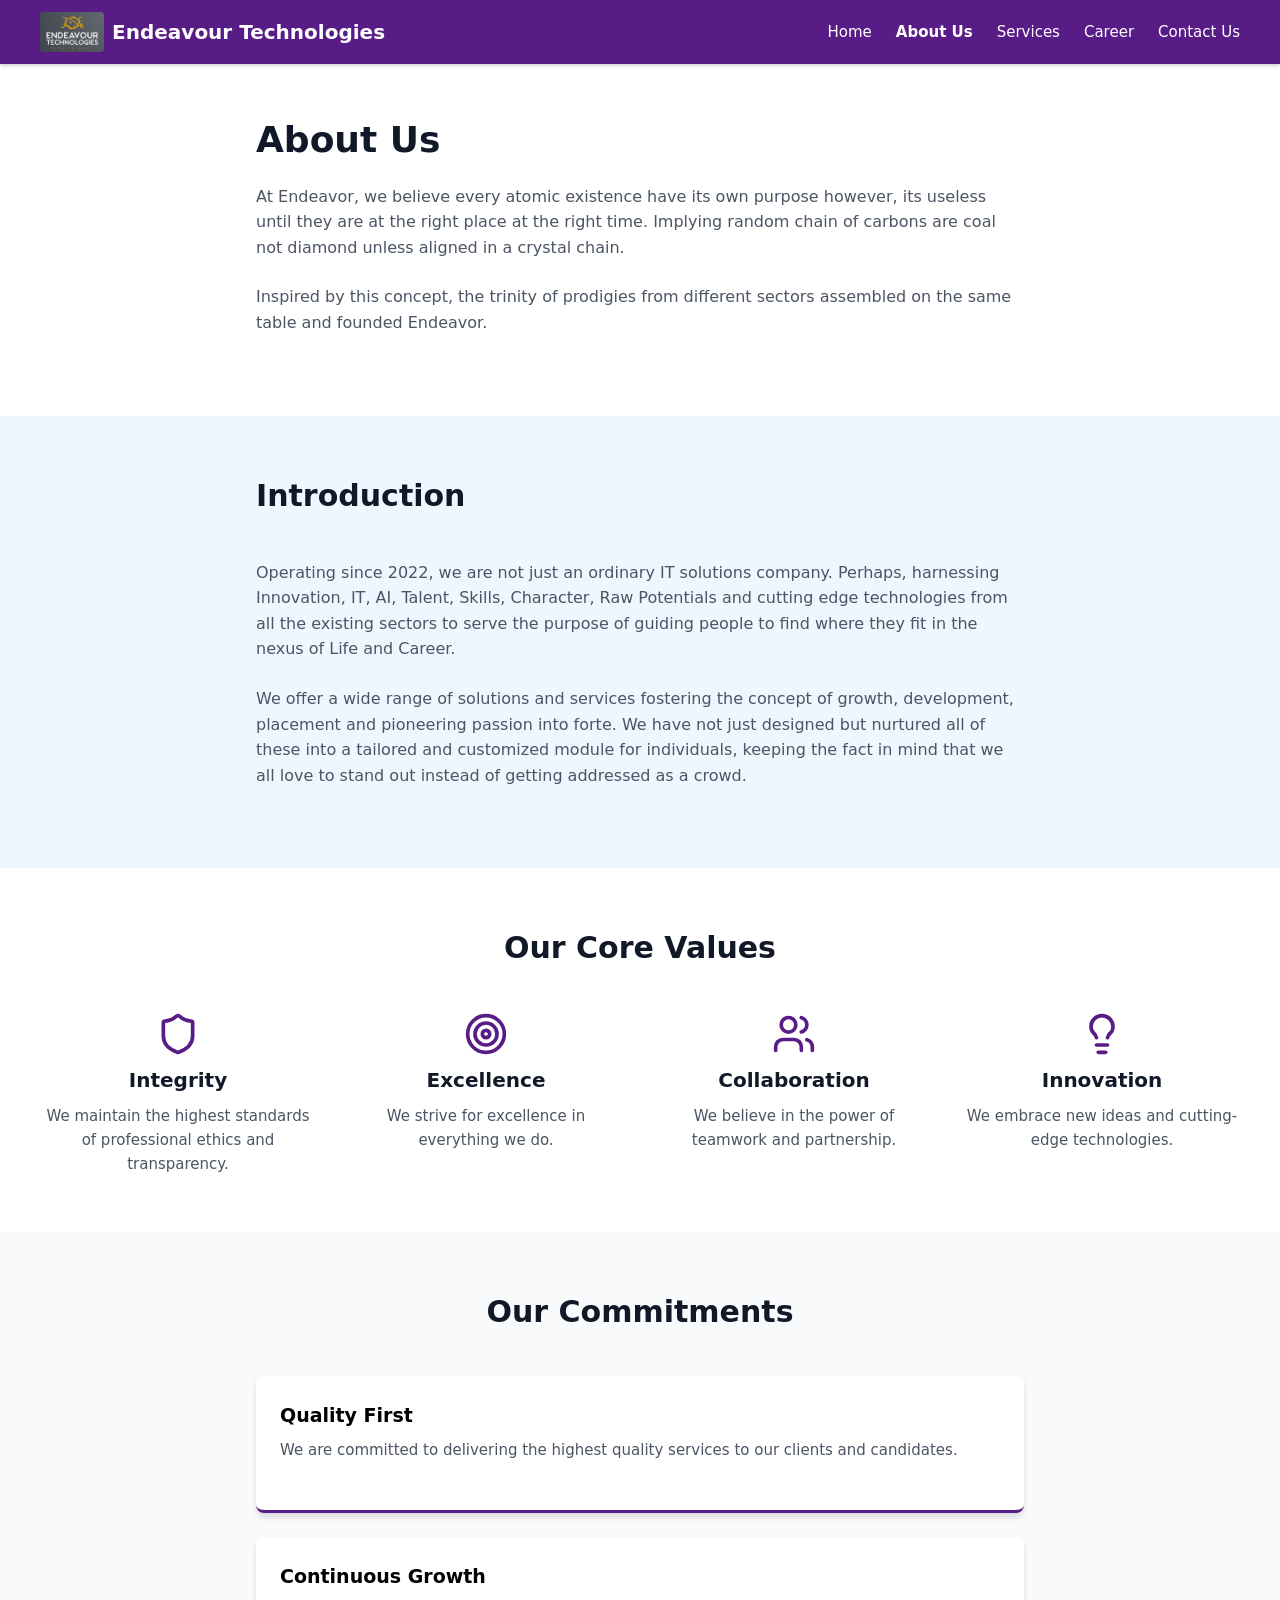
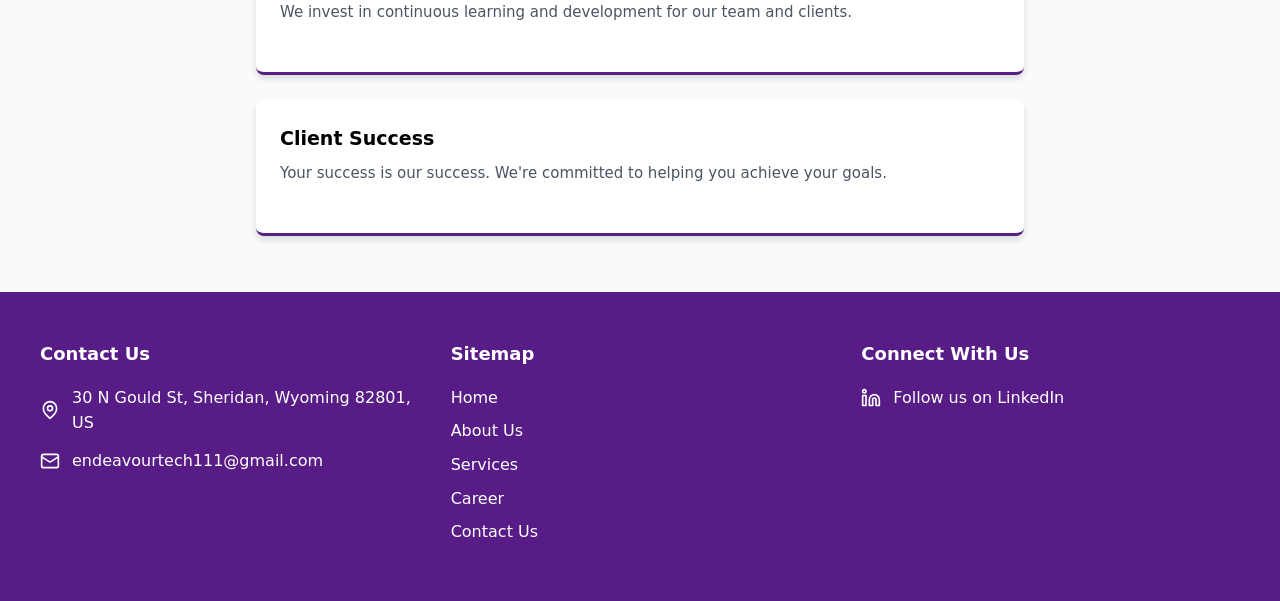
<file: endeavour-site/about.html>
<!doctype html>
<html lang="en">
<head>
<meta charset="UTF-8">
<meta name="viewport" content="width=device-width, initial-scale=1.0">
<title>About Us | Endeavour Technologies</title>
<meta name="description" content="About Endeavour Technologies, operating since 2022.">
<link rel="icon" href="icons/EndeavourIcon.jpeg">
<link rel="stylesheet" href="styles.css">
</head>
<body>
<header class="site-header">
  <div class="container nav">
    <a class="brand" href="index.html"><img src="icons/EndeavourIcon.jpeg" alt="" width="40" height="40"><span>Endeavour Technologies</span></a>
    <button class="nav-toggle" aria-label="Menu" aria-expanded="false">&#9776;</button>
    <nav class="nav-links">
      <a href="index.html">Home</a>
      <a href="about.html" class="active" aria-current="page">About Us</a>
      <a href="services.html">Services</a>
      <a href="career.html">Career</a>
      <a href="contact.html">Contact Us</a>
    </nav>
  </div>
</header>
<main>

<section class="container narrow section">
  <h1 class="left">About Us</h1>
  <p>At Endeavor, we believe every atomic existence have its own purpose however, its useless until they are at the right place at the right time. Implying random chain of carbons are coal not diamond unless aligned in a crystal chain.</p>
  <p>Inspired by this concept, the trinity of prodigies from different sectors assembled on the same table and founded Endeavor.</p>
</section>
<section class="band-blue">
  <div class="container narrow section">
    <h2 class="left">Introduction</h2>
    <p>Operating since 2022, we are not just an ordinary IT solutions company. Perhaps, harnessing Innovation, IT, AI, Talent, Skills, Character, Raw Potentials and cutting edge technologies from all the existing sectors to serve the purpose of guiding people to find where they fit in the nexus of Life and Career.</p>
    <p>We offer a wide range of solutions and services fostering the concept of growth, development, placement and pioneering passion into forte. We have not just designed but nurtured all of these into a tailored and customized module for individuals, keeping the fact in mind that we all love to stand out instead of getting addressed as a crowd.</p>
  </div>
</section>
<section class="section container">
  <h2>Our Core Values</h2>
  <div class="grid grid-4 values">
    <div><svg class="icon " viewBox="0 0 24 24" fill="none" stroke="currentColor" stroke-width="2" stroke-linecap="round" stroke-linejoin="round" aria-hidden="true"><path d="M20 13c0 5-3.5 7.5-7.66 8.95a1 1 0 0 1-.67-.01C7.5 20.5 4 18 4 13V6a1 1 0 0 1 1-1c2 0 4.5-1.2 6.24-2.72a1.17 1.17 0 0 1 1.52 0C14.51 3.81 17 5 19 5a1 1 0 0 1 1 1z"/></svg><h3>Integrity</h3><p>We maintain the highest standards of professional ethics and transparency.</p></div>
    <div><svg class="icon " viewBox="0 0 24 24" fill="none" stroke="currentColor" stroke-width="2" stroke-linecap="round" stroke-linejoin="round" aria-hidden="true"><circle cx="12" cy="12" r="10"/><circle cx="12" cy="12" r="6"/><circle cx="12" cy="12" r="2"/></svg><h3>Excellence</h3><p>We strive for excellence in everything we do.</p></div>
    <div><svg class="icon " viewBox="0 0 24 24" fill="none" stroke="currentColor" stroke-width="2" stroke-linecap="round" stroke-linejoin="round" aria-hidden="true"><path d="M16 21v-2a4 4 0 0 0-4-4H6a4 4 0 0 0-4 4v2"/><circle cx="9" cy="7" r="4"/><path d="M22 21v-2a4 4 0 0 0-3-3.87"/><path d="M16 3.13a4 4 0 0 1 0 7.75"/></svg><h3>Collaboration</h3><p>We believe in the power of teamwork and partnership.</p></div>
    <div><svg class="icon " viewBox="0 0 24 24" fill="none" stroke="currentColor" stroke-width="2" stroke-linecap="round" stroke-linejoin="round" aria-hidden="true"><path d="M15 14c.2-1 .7-1.7 1.5-2.5 1-.9 1.5-2.2 1.5-3.5A6 6 0 0 0 6 8c0 1 .2 2.2 1.5 3.5.7.7 1.3 1.5 1.5 2.5"/><path d="M9 18h6"/><path d="M10 22h4"/></svg><h3>Innovation</h3><p>We embrace new ideas and cutting-edge technologies.</p></div>
  </div>
</section>
<section class="band-gray">
  <div class="container narrow section">
    <h2>Our Commitments</h2>
    <div class="stack">
      <div class="card"><h3>Quality First</h3><p>We are committed to delivering the highest quality services to our clients and candidates.</p></div>
      <div class="card"><h3>Continuous Growth</h3><p>We invest in continuous learning and development for our team and clients.</p></div>
      <div class="card"><h3>Client Success</h3><p>Your success is our success. We're committed to helping you achieve your goals.</p></div>
    </div>
  </div>
</section>
</main>
<footer class="site-footer">
  <div class="container footer-grid">
    <div>
      <h3>Contact Us</h3>
      <p class="with-icon"><svg class="icon " viewBox="0 0 24 24" fill="none" stroke="currentColor" stroke-width="2" stroke-linecap="round" stroke-linejoin="round" aria-hidden="true"><path d="M20 10c0 6-8 12-8 12s-8-6-8-12a8 8 0 0 1 16 0z"/><circle cx="12" cy="10" r="3"/></svg><span>30 N Gould St, Sheridan, Wyoming 82801, US</span></p>
      <p class="with-icon"><svg class="icon " viewBox="0 0 24 24" fill="none" stroke="currentColor" stroke-width="2" stroke-linecap="round" stroke-linejoin="round" aria-hidden="true"><rect x="2" y="4" width="20" height="16" rx="2"/><path d="m22 7-8.97 5.7a1.94 1.94 0 0 1-2.06 0L2 7"/></svg><a href="mailto:endeavourtech111@gmail.com">endeavourtech111@gmail.com</a></p>
    </div>
    <div>
      <h3>Sitemap</h3>
      <ul>
        <li><a href="index.html">Home</a></li>
        <li><a href="about.html">About Us</a></li>
        <li><a href="services.html">Services</a></li>
        <li><a href="career.html">Career</a></li>
        <li><a href="contact.html">Contact Us</a></li>
      </ul>
    </div>
    <div>
      <h3>Connect With Us</h3>
      <p class="with-icon"><svg class="icon " viewBox="0 0 24 24" fill="none" stroke="currentColor" stroke-width="2" stroke-linecap="round" stroke-linejoin="round" aria-hidden="true"><path d="M16 8a6 6 0 0 1 6 6v7h-4v-7a2 2 0 0 0-2-2 2 2 0 0 0-2 2v7h-4v-7a6 6 0 0 1 6-6z"/><rect x="2" y="9" width="4" height="12"/><circle cx="4" cy="4" r="2"/></svg><a href="https://www.linkedin.com/company/n-dvr-technologies/" target="_blank" rel="noopener">Follow us on LinkedIn</a></p>
    </div>
  </div>
</footer>
<script src="main.js"></script>
</body>
</html>
</file>
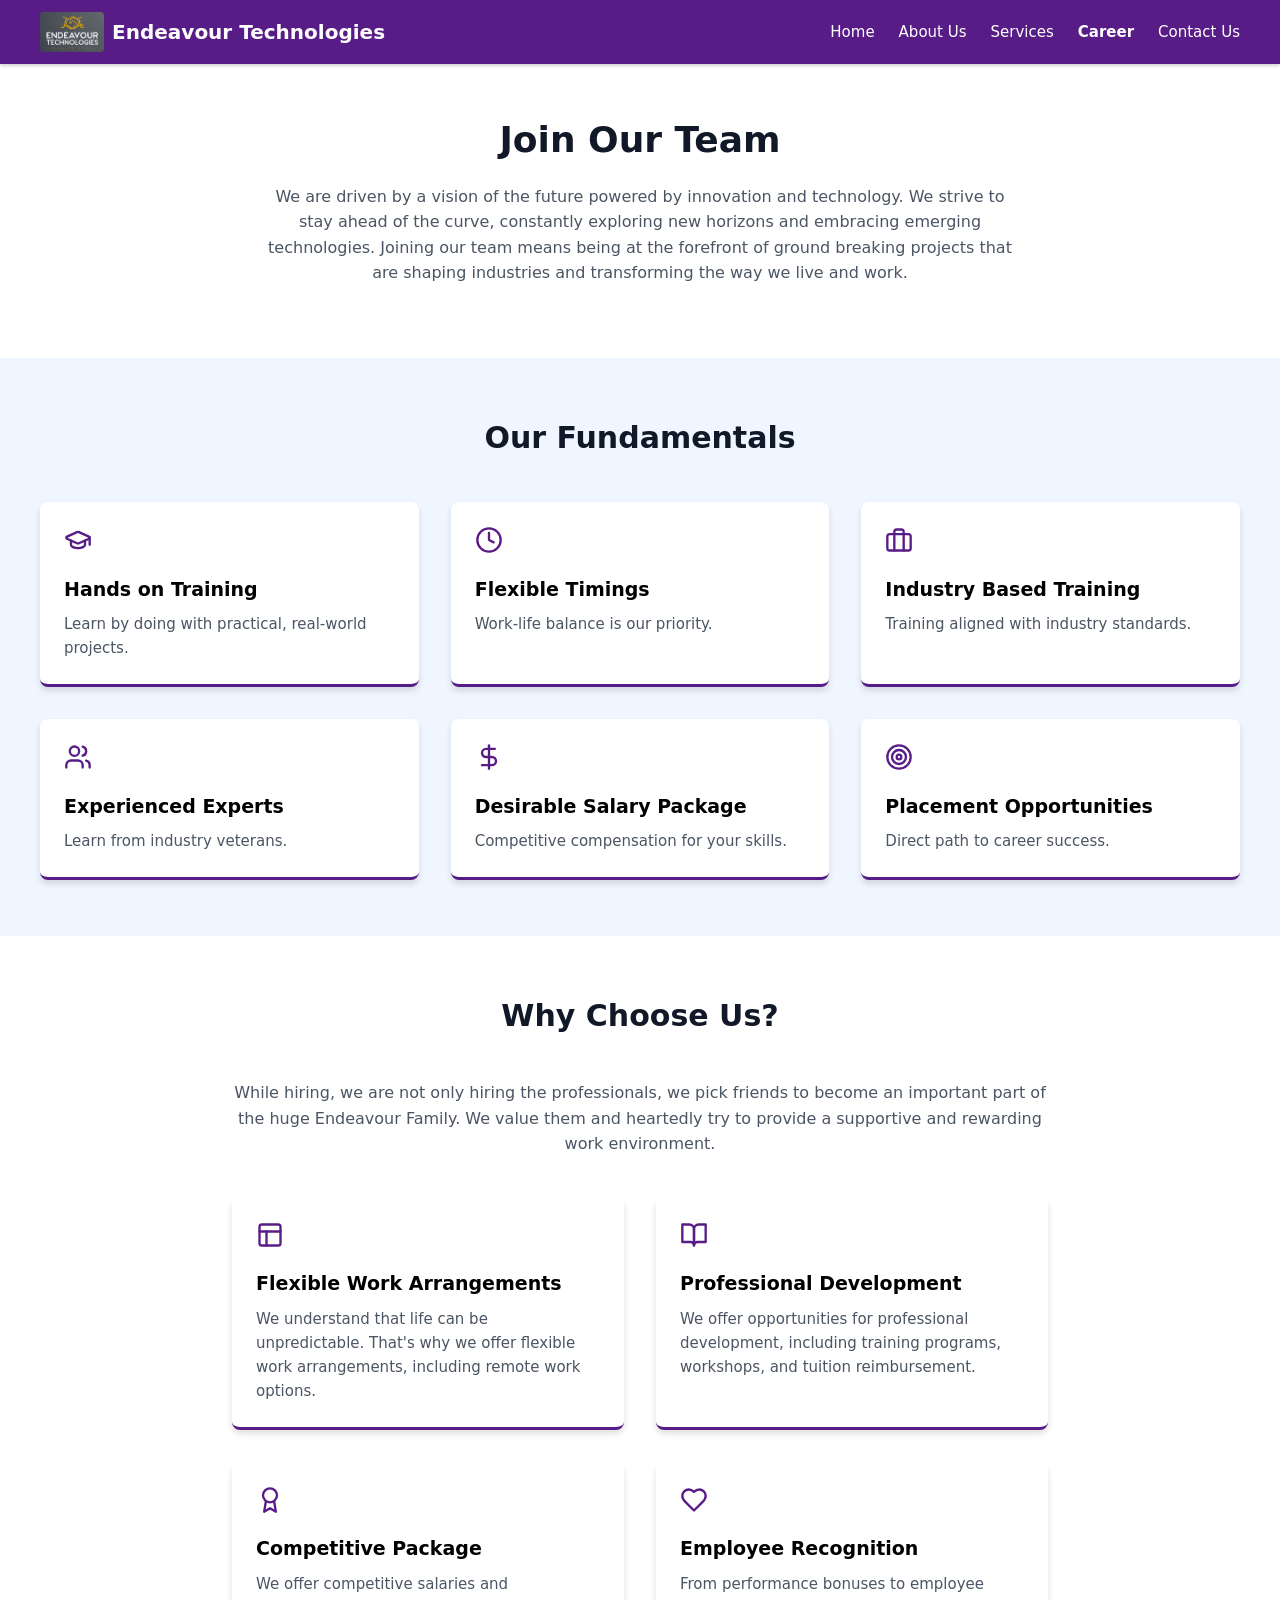
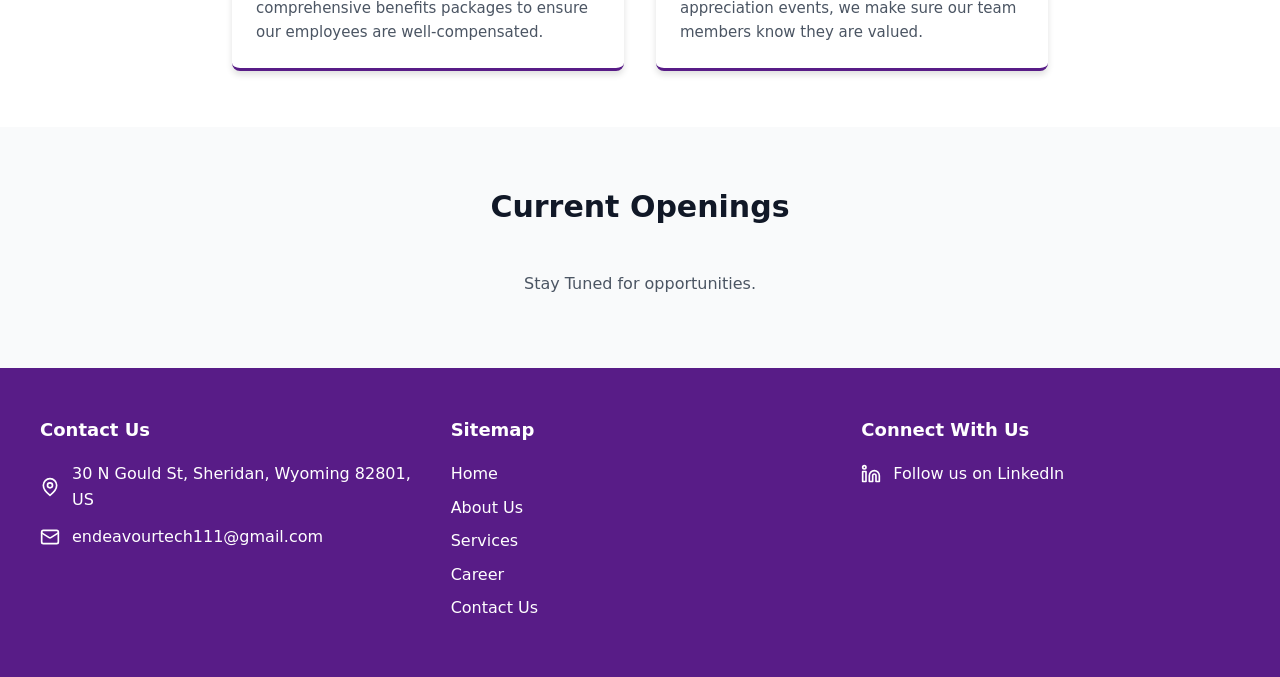
<file: endeavour-site/career.html>
<!doctype html>
<html lang="en">
<head>
<meta charset="UTF-8">
<meta name="viewport" content="width=device-width, initial-scale=1.0">
<title>Career | Endeavour Technologies</title>
<meta name="description" content="Join the Endeavour Technologies team.">
<link rel="icon" href="icons/EndeavourIcon.jpeg">
<link rel="stylesheet" href="styles.css">
</head>
<body>
<header class="site-header">
  <div class="container nav">
    <a class="brand" href="index.html"><img src="icons/EndeavourIcon.jpeg" alt="" width="40" height="40"><span>Endeavour Technologies</span></a>
    <button class="nav-toggle" aria-label="Menu" aria-expanded="false">&#9776;</button>
    <nav class="nav-links">
      <a href="index.html">Home</a>
      <a href="about.html">About Us</a>
      <a href="services.html">Services</a>
      <a href="career.html" class="active" aria-current="page">Career</a>
      <a href="contact.html">Contact Us</a>
    </nav>
  </div>
</header>
<main>

<section class="section container narrow-text">
  <h1>Join Our Team</h1>
  <p class="center">We are driven by a vision of the future powered by innovation and technology. We strive to stay ahead of the curve, constantly exploring new horizons and embracing emerging technologies. Joining our team means being at the forefront of ground breaking projects that are shaping industries and transforming the way we live and work.</p>
</section>
<section class="band-blue">
  <div class="container section">
    <h2>Our Fundamentals</h2>
    <div class="grid grid-3 purple-icons">
      <div class="card"><svg class="icon " viewBox="0 0 24 24" fill="none" stroke="currentColor" stroke-width="2" stroke-linecap="round" stroke-linejoin="round" aria-hidden="true"><path d="M21.42 10.92a1 1 0 0 0-.02-1.84L12.8 5.2a2 2 0 0 0-1.6 0L2.6 9.08a1 1 0 0 0 0 1.84l8.6 3.9a2 2 0 0 0 1.6 0z"/><path d="M22 10v6"/><path d="M6 12.5V16a6 3 0 0 0 12 0v-3.5"/></svg><h3>Hands on Training</h3><p>Learn by doing with practical, real-world projects.</p></div>
      <div class="card"><svg class="icon " viewBox="0 0 24 24" fill="none" stroke="currentColor" stroke-width="2" stroke-linecap="round" stroke-linejoin="round" aria-hidden="true"><circle cx="12" cy="12" r="10"/><path d="M12 6v6l4 2"/></svg><h3>Flexible Timings</h3><p>Work-life balance is our priority.</p></div>
      <div class="card"><svg class="icon " viewBox="0 0 24 24" fill="none" stroke="currentColor" stroke-width="2" stroke-linecap="round" stroke-linejoin="round" aria-hidden="true"><rect x="2" y="7" width="20" height="14" rx="2"/><path d="M16 21V5a2 2 0 0 0-2-2h-4a2 2 0 0 0-2 2v16"/></svg><h3>Industry Based Training</h3><p>Training aligned with industry standards.</p></div>
      <div class="card"><svg class="icon " viewBox="0 0 24 24" fill="none" stroke="currentColor" stroke-width="2" stroke-linecap="round" stroke-linejoin="round" aria-hidden="true"><path d="M16 21v-2a4 4 0 0 0-4-4H6a4 4 0 0 0-4 4v2"/><circle cx="9" cy="7" r="4"/><path d="M22 21v-2a4 4 0 0 0-3-3.87"/><path d="M16 3.13a4 4 0 0 1 0 7.75"/></svg><h3>Experienced Experts</h3><p>Learn from industry veterans.</p></div>
      <div class="card"><svg class="icon " viewBox="0 0 24 24" fill="none" stroke="currentColor" stroke-width="2" stroke-linecap="round" stroke-linejoin="round" aria-hidden="true"><path d="M12 2v20"/><path d="M17 5H9.5a3.5 3.5 0 0 0 0 7h5a3.5 3.5 0 0 1 0 7H6"/></svg><h3>Desirable Salary Package</h3><p>Competitive compensation for your skills.</p></div>
      <div class="card"><svg class="icon " viewBox="0 0 24 24" fill="none" stroke="currentColor" stroke-width="2" stroke-linecap="round" stroke-linejoin="round" aria-hidden="true"><circle cx="12" cy="12" r="10"/><circle cx="12" cy="12" r="6"/><circle cx="12" cy="12" r="2"/></svg><h3>Placement Opportunities</h3><p>Direct path to career success.</p></div>
    </div>
  </div>
</section>
<section class="section container">
  <h2>Why Choose Us?</h2>
  <p class="center narrow-text">While hiring, we are not only hiring the professionals, we pick friends to become an important part of the huge Endeavour Family. We value them and heartedly try to provide a supportive and rewarding work environment.</p>
  <div class="grid grid-2 purple-icons">
    <div class="card"><svg class="icon " viewBox="0 0 24 24" fill="none" stroke="currentColor" stroke-width="2" stroke-linecap="round" stroke-linejoin="round" aria-hidden="true"><rect x="3" y="3" width="18" height="18" rx="2"/><path d="M3 9h18"/><path d="M9 21V9"/></svg><h3>Flexible Work Arrangements</h3><p>We understand that life can be unpredictable. That's why we offer flexible work arrangements, including remote work options.</p></div>
    <div class="card"><svg class="icon " viewBox="0 0 24 24" fill="none" stroke="currentColor" stroke-width="2" stroke-linecap="round" stroke-linejoin="round" aria-hidden="true"><path d="M2 3h6a4 4 0 0 1 4 4v14a3 3 0 0 0-3-3H2z"/><path d="M22 3h-6a4 4 0 0 0-4 4v14a3 3 0 0 1 3-3h7z"/></svg><h3>Professional Development</h3><p>We offer opportunities for professional development, including training programs, workshops, and tuition reimbursement.</p></div>
    <div class="card"><svg class="icon " viewBox="0 0 24 24" fill="none" stroke="currentColor" stroke-width="2" stroke-linecap="round" stroke-linejoin="round" aria-hidden="true"><circle cx="12" cy="8" r="6"/><path d="M15.48 12.89 17 22l-5-3-5 3 1.52-9.11"/></svg><h3>Competitive Package</h3><p>We offer competitive salaries and comprehensive benefits packages to ensure our employees are well-compensated.</p></div>
    <div class="card"><svg class="icon " viewBox="0 0 24 24" fill="none" stroke="currentColor" stroke-width="2" stroke-linecap="round" stroke-linejoin="round" aria-hidden="true"><path d="M19 14c1.49-1.46 3-3.21 3-5.5A5.5 5.5 0 0 0 16.5 3c-1.76 0-3 .5-4.5 2-1.5-1.5-2.74-2-4.5-2A5.5 5.5 0 0 0 2 8.5c0 2.3 1.5 4.05 3 5.5l7 7z"/></svg><h3>Employee Recognition</h3><p>From performance bonuses to employee appreciation events, we make sure our team members know they are valued.</p></div>
  </div>
</section>
<section class="band-gray">
  <div class="container section">
    <h2>Current Openings</h2>
    <p class="center">Stay Tuned for opportunities.</p>
  </div>
</section>
</main>
<footer class="site-footer">
  <div class="container footer-grid">
    <div>
      <h3>Contact Us</h3>
      <p class="with-icon"><svg class="icon " viewBox="0 0 24 24" fill="none" stroke="currentColor" stroke-width="2" stroke-linecap="round" stroke-linejoin="round" aria-hidden="true"><path d="M20 10c0 6-8 12-8 12s-8-6-8-12a8 8 0 0 1 16 0z"/><circle cx="12" cy="10" r="3"/></svg><span>30 N Gould St, Sheridan, Wyoming 82801, US</span></p>
      <p class="with-icon"><svg class="icon " viewBox="0 0 24 24" fill="none" stroke="currentColor" stroke-width="2" stroke-linecap="round" stroke-linejoin="round" aria-hidden="true"><rect x="2" y="4" width="20" height="16" rx="2"/><path d="m22 7-8.97 5.7a1.94 1.94 0 0 1-2.06 0L2 7"/></svg><a href="mailto:endeavourtech111@gmail.com">endeavourtech111@gmail.com</a></p>
    </div>
    <div>
      <h3>Sitemap</h3>
      <ul>
        <li><a href="index.html">Home</a></li>
        <li><a href="about.html">About Us</a></li>
        <li><a href="services.html">Services</a></li>
        <li><a href="career.html">Career</a></li>
        <li><a href="contact.html">Contact Us</a></li>
      </ul>
    </div>
    <div>
      <h3>Connect With Us</h3>
      <p class="with-icon"><svg class="icon " viewBox="0 0 24 24" fill="none" stroke="currentColor" stroke-width="2" stroke-linecap="round" stroke-linejoin="round" aria-hidden="true"><path d="M16 8a6 6 0 0 1 6 6v7h-4v-7a2 2 0 0 0-2-2 2 2 0 0 0-2 2v7h-4v-7a6 6 0 0 1 6-6z"/><rect x="2" y="9" width="4" height="12"/><circle cx="4" cy="4" r="2"/></svg><a href="https://www.linkedin.com/company/n-dvr-technologies/" target="_blank" rel="noopener">Follow us on LinkedIn</a></p>
    </div>
  </div>
</footer>
<script src="main.js"></script>
</body>
</html>
</file>
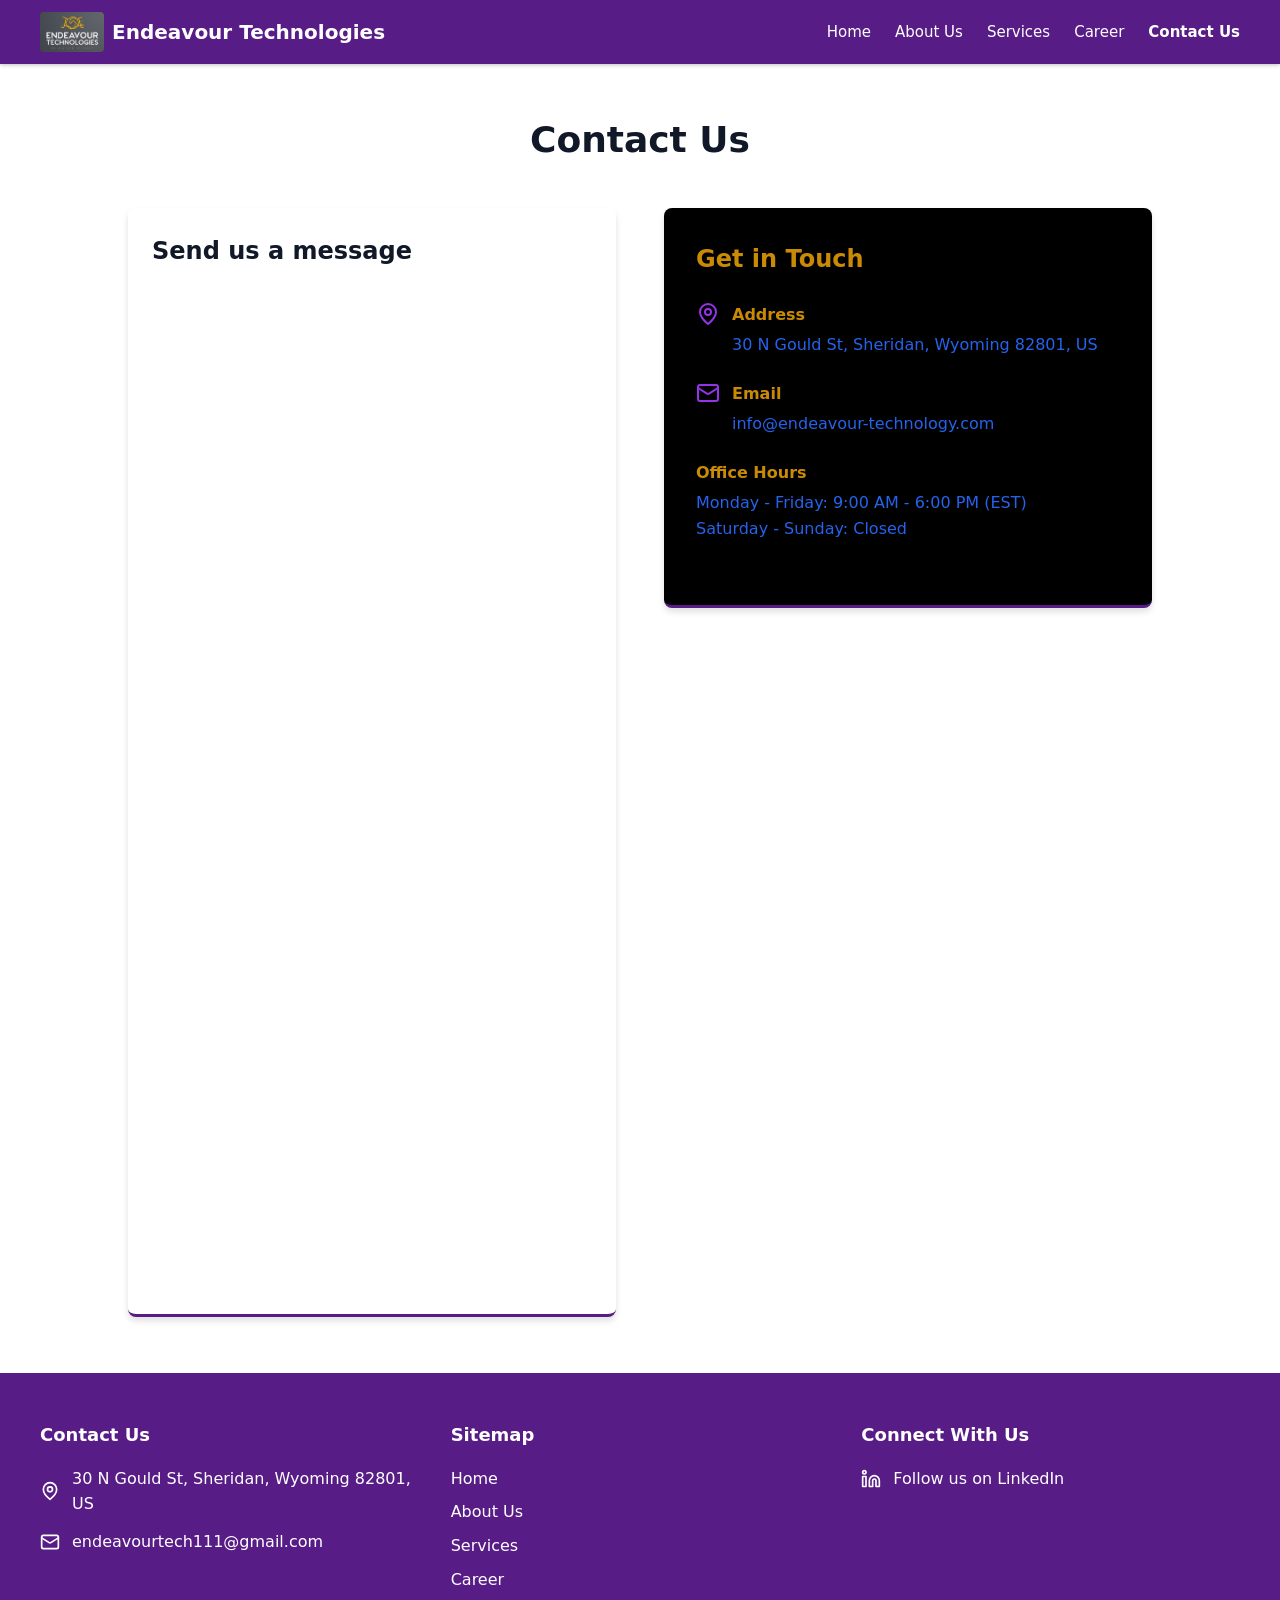
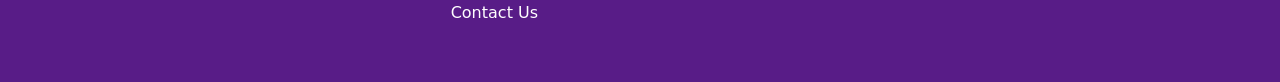
<file: endeavour-site/contact.html>
<!doctype html>
<html lang="en">
<head>
<meta charset="UTF-8">
<meta name="viewport" content="width=device-width, initial-scale=1.0">
<title>Contact Us | Endeavour Technologies</title>
<meta name="description" content="Get in touch with Endeavour Technologies.">
<link rel="icon" href="icons/EndeavourIcon.jpeg">
<link rel="stylesheet" href="styles.css">
</head>
<body>
<header class="site-header">
  <div class="container nav">
    <a class="brand" href="index.html"><img src="icons/EndeavourIcon.jpeg" alt="" width="40" height="40"><span>Endeavour Technologies</span></a>
    <button class="nav-toggle" aria-label="Menu" aria-expanded="false">&#9776;</button>
    <nav class="nav-links">
      <a href="index.html">Home</a>
      <a href="about.html">About Us</a>
      <a href="services.html">Services</a>
      <a href="career.html">Career</a>
      <a href="contact.html" class="active" aria-current="page">Contact Us</a>
    </nav>
  </div>
</header>
<main>

<section class="section container">
  <h1>Contact Us</h1>
  <div class="contact-grid">
    <div class="card form-card">
      <h2 class="card-title">Send us a message</h2>
      <iframe src="https://docs.google.com/forms/d/1kcJgANmyozBjnS0DNRN04JxSIIYr_9eX1O16IF-HPZ0/viewform?embedded=true" title="Contact form" width="100%" height="1000" frameborder="0" marginheight="0" marginwidth="0">Loading…</iframe>
    </div>
    <div class="info-card">
      <h2>Get in Touch</h2>
      <div class="info-row"><svg class="icon " viewBox="0 0 24 24" fill="none" stroke="currentColor" stroke-width="2" stroke-linecap="round" stroke-linejoin="round" aria-hidden="true"><path d="M20 10c0 6-8 12-8 12s-8-6-8-12a8 8 0 0 1 16 0z"/><circle cx="12" cy="10" r="3"/></svg><div><h3>Address</h3><p>30 N Gould St, Sheridan, Wyoming 82801, US</p></div></div>
      <div class="info-row"><svg class="icon " viewBox="0 0 24 24" fill="none" stroke="currentColor" stroke-width="2" stroke-linecap="round" stroke-linejoin="round" aria-hidden="true"><rect x="2" y="4" width="20" height="16" rx="2"/><path d="m22 7-8.97 5.7a1.94 1.94 0 0 1-2.06 0L2 7"/></svg><div><h3>Email</h3><p><a href="mailto:info@endeavour-technology.com">info@endeavour-technology.com</a></p></div></div>
      <h3 class="hours">Office Hours</h3>
      <p>Monday - Friday: 9:00 AM - 6:00 PM (EST)<br>Saturday - Sunday: Closed</p>
    </div>
  </div>
</section>
</main>
<footer class="site-footer">
  <div class="container footer-grid">
    <div>
      <h3>Contact Us</h3>
      <p class="with-icon"><svg class="icon " viewBox="0 0 24 24" fill="none" stroke="currentColor" stroke-width="2" stroke-linecap="round" stroke-linejoin="round" aria-hidden="true"><path d="M20 10c0 6-8 12-8 12s-8-6-8-12a8 8 0 0 1 16 0z"/><circle cx="12" cy="10" r="3"/></svg><span>30 N Gould St, Sheridan, Wyoming 82801, US</span></p>
      <p class="with-icon"><svg class="icon " viewBox="0 0 24 24" fill="none" stroke="currentColor" stroke-width="2" stroke-linecap="round" stroke-linejoin="round" aria-hidden="true"><rect x="2" y="4" width="20" height="16" rx="2"/><path d="m22 7-8.97 5.7a1.94 1.94 0 0 1-2.06 0L2 7"/></svg><a href="mailto:endeavourtech111@gmail.com">endeavourtech111@gmail.com</a></p>
    </div>
    <div>
      <h3>Sitemap</h3>
      <ul>
        <li><a href="index.html">Home</a></li>
        <li><a href="about.html">About Us</a></li>
        <li><a href="services.html">Services</a></li>
        <li><a href="career.html">Career</a></li>
        <li><a href="contact.html">Contact Us</a></li>
      </ul>
    </div>
    <div>
      <h3>Connect With Us</h3>
      <p class="with-icon"><svg class="icon " viewBox="0 0 24 24" fill="none" stroke="currentColor" stroke-width="2" stroke-linecap="round" stroke-linejoin="round" aria-hidden="true"><path d="M16 8a6 6 0 0 1 6 6v7h-4v-7a2 2 0 0 0-2-2 2 2 0 0 0-2 2v7h-4v-7a6 6 0 0 1 6-6z"/><rect x="2" y="9" width="4" height="12"/><circle cx="4" cy="4" r="2"/></svg><a href="https://www.linkedin.com/company/n-dvr-technologies/" target="_blank" rel="noopener">Follow us on LinkedIn</a></p>
    </div>
  </div>
</footer>
<script src="main.js"></script>
</body>
</html>
</file>
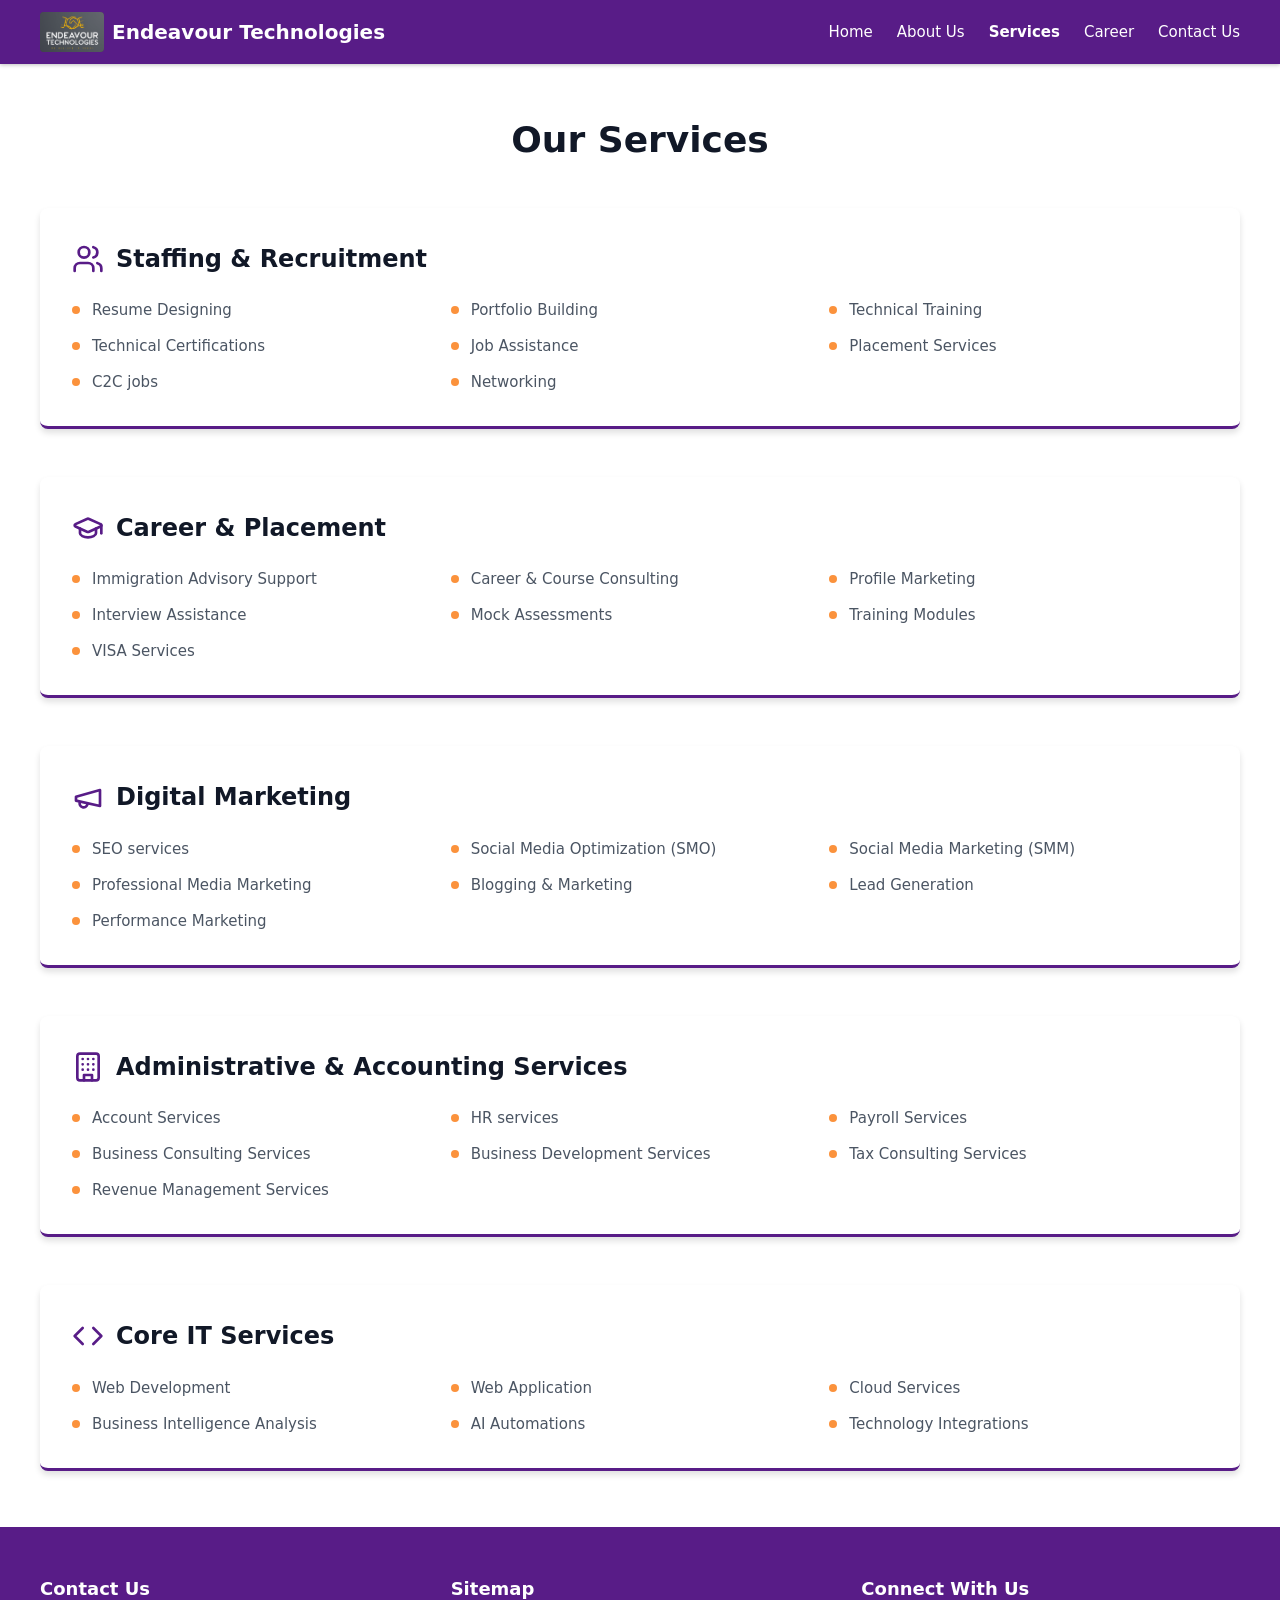
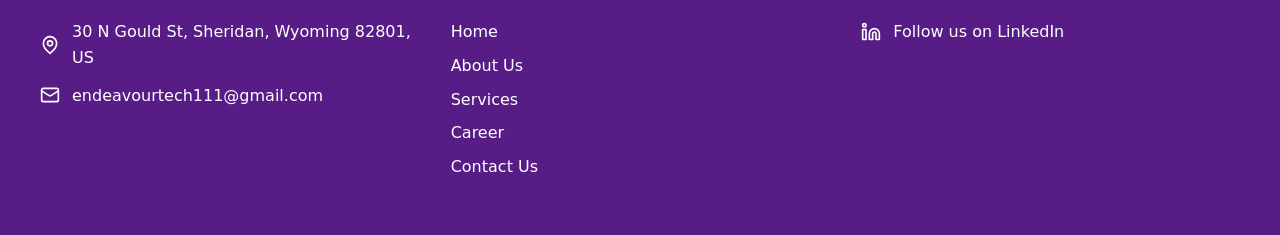
<file: endeavour-site/services.html>
<!doctype html>
<html lang="en">
<head>
<meta charset="UTF-8">
<meta name="viewport" content="width=device-width, initial-scale=1.0">
<title>Services | Endeavour Technologies</title>
<meta name="description" content="Staffing, career, digital marketing, administrative and IT services.">
<link rel="icon" href="icons/EndeavourIcon.jpeg">
<link rel="stylesheet" href="styles.css">
</head>
<body>
<header class="site-header">
  <div class="container nav">
    <a class="brand" href="index.html"><img src="icons/EndeavourIcon.jpeg" alt="" width="40" height="40"><span>Endeavour Technologies</span></a>
    <button class="nav-toggle" aria-label="Menu" aria-expanded="false">&#9776;</button>
    <nav class="nav-links">
      <a href="index.html">Home</a>
      <a href="about.html">About Us</a>
      <a href="services.html" class="active" aria-current="page">Services</a>
      <a href="career.html">Career</a>
      <a href="contact.html">Contact Us</a>
    </nav>
  </div>
</header>
<main>

<section class="section container">
  <h1>Our Services</h1>
  <div class="stack wide">
    <div class="card service">
      <h2 class="card-title"><svg class="icon " viewBox="0 0 24 24" fill="none" stroke="currentColor" stroke-width="2" stroke-linecap="round" stroke-linejoin="round" aria-hidden="true"><path d="M16 21v-2a4 4 0 0 0-4-4H6a4 4 0 0 0-4 4v2"/><circle cx="9" cy="7" r="4"/><path d="M22 21v-2a4 4 0 0 0-3-3.87"/><path d="M16 3.13a4 4 0 0 1 0 7.75"/></svg>Staffing &amp; Recruitment</h2>
      <ul class="bullets">
        <li>Resume Designing</li>
        <li>Portfolio Building</li>
        <li>Technical Training</li>
        <li>Technical Certifications</li>
        <li>Job Assistance</li>
        <li>Placement Services</li>
        <li>C2C jobs</li>
        <li>Networking</li>
      </ul>
    </div>
    <div class="card service">
      <h2 class="card-title"><svg class="icon " viewBox="0 0 24 24" fill="none" stroke="currentColor" stroke-width="2" stroke-linecap="round" stroke-linejoin="round" aria-hidden="true"><path d="M21.42 10.92a1 1 0 0 0-.02-1.84L12.8 5.2a2 2 0 0 0-1.6 0L2.6 9.08a1 1 0 0 0 0 1.84l8.6 3.9a2 2 0 0 0 1.6 0z"/><path d="M22 10v6"/><path d="M6 12.5V16a6 3 0 0 0 12 0v-3.5"/></svg>Career &amp; Placement</h2>
      <ul class="bullets">
        <li>Immigration Advisory Support</li>
        <li>Career &amp; Course Consulting</li>
        <li>Profile Marketing</li>
        <li>Interview Assistance</li>
        <li>Mock Assessments</li>
        <li>Training Modules</li>
        <li>VISA Services</li>
      </ul>
    </div>
    <div class="card service">
      <h2 class="card-title"><svg class="icon " viewBox="0 0 24 24" fill="none" stroke="currentColor" stroke-width="2" stroke-linecap="round" stroke-linejoin="round" aria-hidden="true"><path d="m3 11 18-5v12L3 14v-3z"/><path d="M11.6 16.8a3 3 0 1 1-5.8-1.6"/></svg>Digital Marketing</h2>
      <ul class="bullets">
        <li>SEO services</li>
        <li>Social Media Optimization (SMO)</li>
        <li>Social Media Marketing (SMM)</li>
        <li>Professional Media Marketing</li>
        <li>Blogging &amp; Marketing</li>
        <li>Lead Generation</li>
        <li>Performance Marketing</li>
      </ul>
    </div>
    <div class="card service">
      <h2 class="card-title"><svg class="icon " viewBox="0 0 24 24" fill="none" stroke="currentColor" stroke-width="2" stroke-linecap="round" stroke-linejoin="round" aria-hidden="true"><rect x="4" y="2" width="16" height="20" rx="2"/><path d="M9 22v-4h6v4"/><path d="M8 6h.01M16 6h.01M12 6h.01M12 10h.01M12 14h.01M16 10h.01M16 14h.01M8 10h.01M8 14h.01"/></svg>Administrative &amp; Accounting Services</h2>
      <ul class="bullets">
        <li>Account Services</li>
        <li>HR services</li>
        <li>Payroll Services</li>
        <li>Business Consulting Services</li>
        <li>Business Development Services</li>
        <li>Tax Consulting Services</li>
        <li>Revenue Management Services</li>
      </ul>
    </div>
    <div class="card service">
      <h2 class="card-title"><svg class="icon " viewBox="0 0 24 24" fill="none" stroke="currentColor" stroke-width="2" stroke-linecap="round" stroke-linejoin="round" aria-hidden="true"><path d="m16 18 6-6-6-6"/><path d="m8 6-6 6 6 6"/></svg>Core IT Services</h2>
      <ul class="bullets">
        <li>Web Development</li>
        <li>Web Application</li>
        <li>Cloud Services</li>
        <li>Business Intelligence Analysis</li>
        <li>AI Automations</li>
        <li>Technology Integrations</li>
      </ul>
    </div>
  </div>
</section>
</main>
<footer class="site-footer">
  <div class="container footer-grid">
    <div>
      <h3>Contact Us</h3>
      <p class="with-icon"><svg class="icon " viewBox="0 0 24 24" fill="none" stroke="currentColor" stroke-width="2" stroke-linecap="round" stroke-linejoin="round" aria-hidden="true"><path d="M20 10c0 6-8 12-8 12s-8-6-8-12a8 8 0 0 1 16 0z"/><circle cx="12" cy="10" r="3"/></svg><span>30 N Gould St, Sheridan, Wyoming 82801, US</span></p>
      <p class="with-icon"><svg class="icon " viewBox="0 0 24 24" fill="none" stroke="currentColor" stroke-width="2" stroke-linecap="round" stroke-linejoin="round" aria-hidden="true"><rect x="2" y="4" width="20" height="16" rx="2"/><path d="m22 7-8.97 5.7a1.94 1.94 0 0 1-2.06 0L2 7"/></svg><a href="mailto:endeavourtech111@gmail.com">endeavourtech111@gmail.com</a></p>
    </div>
    <div>
      <h3>Sitemap</h3>
      <ul>
        <li><a href="index.html">Home</a></li>
        <li><a href="about.html">About Us</a></li>
        <li><a href="services.html">Services</a></li>
        <li><a href="career.html">Career</a></li>
        <li><a href="contact.html">Contact Us</a></li>
      </ul>
    </div>
    <div>
      <h3>Connect With Us</h3>
      <p class="with-icon"><svg class="icon " viewBox="0 0 24 24" fill="none" stroke="currentColor" stroke-width="2" stroke-linecap="round" stroke-linejoin="round" aria-hidden="true"><path d="M16 8a6 6 0 0 1 6 6v7h-4v-7a2 2 0 0 0-2-2 2 2 0 0 0-2 2v7h-4v-7a6 6 0 0 1 6-6z"/><rect x="2" y="9" width="4" height="12"/><circle cx="4" cy="4" r="2"/></svg><a href="https://www.linkedin.com/company/n-dvr-technologies/" target="_blank" rel="noopener">Follow us on LinkedIn</a></p>
    </div>
  </div>
</footer>
<script src="main.js"></script>
</body>
</html>
</file>
<file: assets/site.css>
/* PulseCrew shared styles: base site + immersive effects. Loaded by every page. */
  @font-face {
    font-family: 'Manrope';
    font-style: normal;
    font-weight: 400 800;
    font-display: swap;
    src: url([data-uri]) format('woff2');
  }
  @font-face {
    font-family: 'Outfit';
    font-style: normal;
    font-weight: 400 800;
    font-display: swap;
    src: url([data-uri]) format('woff2');
  }

  :root{
    --accent:#2563eb;
    --accent-strong:#1d4ed8;
    --accent-soft:#eff6ff;
    --accent-soft-2:rgba(219,234,254,.55);
    --ink:#0f172a;
    --ink-navy:#182c56;
    --ink-soft:#334155;
    --ink-faint:#64748b;
    --border:#cbd5e1;
    --border-soft:#e2e8f0;
    --surface:#ffffff;
    --surface-alt:#f8fafc;
    --good:#16a34a;
    --good-soft:#f0fdf4;
    --bad:#94a3b8;
    --header-bg:rgba(255,255,255,.86);
    --radius-card: 20px;
    --radius-pill: 9999px;
    --maxw: 1132px;
  }

  /* Dark theme: redefines tokens only -- every rule below styles through
     these same tokens, so nothing needs its own dark-mode override. */
  @media (prefers-color-scheme: dark){
    :root:not([data-theme="light"]){
      color-scheme:dark;
      --accent-soft:rgba(59,130,246,.16);
      --accent-soft-2:rgba(59,130,246,.22);
      --ink-navy:#eef2fb;
      --ink-soft:#b9c4d9;
      --ink-faint:#8291ab;
      --border:#26324a;
      --border-soft:#1c2740;
      --surface:#0b1220;
      --surface-alt:#0f1729;
      --good-soft:rgba(22,163,74,.18);
      --bad:#8b98b3;
      --header-bg:rgba(14,23,40,.82);
    }
  }
  :root[data-theme="dark"]{
    color-scheme:dark;
    --accent-soft:rgba(59,130,246,.16);
    --accent-soft-2:rgba(59,130,246,.22);
    --ink-navy:#eef2fb;
    --ink-soft:#b9c4d9;
    --ink-faint:#8291ab;
    --border:#26324a;
    --border-soft:#1c2740;
    --surface:#0b1220;
    --surface-alt:#0f1729;
    --good-soft:rgba(22,163,74,.18);
    --bad:#8b98b3;
    --header-bg:rgba(14,23,40,.82);
  }

  *,*::before,*::after{ box-sizing:border-box; }
  html{ -webkit-text-size-adjust:100%; }
  body{
    margin:0;
    background:var(--surface);
    color:var(--ink-soft);
    font-family:'Manrope',-apple-system,BlinkMacSystemFont,sans-serif;
    font-size:16px;
    line-height:1.6;
    -webkit-font-smoothing:antialiased;
  }
  img,svg{ display:block; max-width:100%; }
  a{ color:inherit; text-decoration:none; }
  ul{ margin:0; padding:0; list-style:none; }
  h1,h2,h3,h4{
    font-family:'Outfit',sans-serif;
    color:var(--ink-navy);
    margin:0;
    text-wrap:balance;
    letter-spacing:-0.01em;
  }
  p{ margin:0; }
  button{ font:inherit; cursor:pointer; }
  :focus-visible{ outline:2px solid var(--accent); outline-offset:2px; }
  @media (prefers-reduced-motion: reduce){
    *{ animation-duration:.001ms !important; animation-iteration-count:1 !important; transition-duration:.001ms !important; }
  }

  .wrap{ max-width:var(--maxw); margin:0 auto; padding-inline:clamp(20px,4vw,32px); }
  .overflow-x{ overflow-x:auto; }

  /* ---------- Eyebrow / badges ---------- */
  .eyebrow{
    display:inline-flex; align-items:center; gap:8px;
    font-family:'Manrope',sans-serif; font-weight:700; font-size:.72rem;
    letter-spacing:.09em; text-transform:uppercase; color:var(--accent);
  }
  .live-dot{
    width:7px; height:7px; border-radius:50%; background:#ef4444; flex:none;
    box-shadow:0 0 0 0 rgba(239,68,68,.5);
    animation:pulseDot 2.2s ease-out infinite;
  }
  @keyframes pulseDot{
    0%{ box-shadow:0 0 0 0 rgba(239,68,68,.45); }
    70%{ box-shadow:0 0 0 8px rgba(239,68,68,0); }
    100%{ box-shadow:0 0 0 0 rgba(239,68,68,0); }
  }
  .badge-chip{
    display:inline-flex; align-items:center; gap:8px;
    background:var(--accent-soft); color:var(--accent);
    border-radius:var(--radius-pill); padding:7px 16px 7px 14px;
    font-weight:700; font-size:.72rem; letter-spacing:.08em; text-transform:uppercase;
  }

  /* ---------- Buttons ---------- */
  .btn{
    display:inline-flex; align-items:center; justify-content:center; gap:8px;
    border-radius:var(--radius-pill); padding:12px 26px;
    font-weight:600; font-size:.95rem; white-space:nowrap;
    border:1px solid transparent; transition:background .15s ease, border-color .15s ease, color .15s ease, transform .15s ease;
  }
  .btn:active{ transform:translateY(1px); }
  .btn-primary{ background:var(--accent); color:#fff; }
  .btn-primary:hover{ background:var(--accent-strong); }
  .btn-outline{ background:transparent; color:var(--ink-navy); border-color:var(--border); }
  .btn-outline:hover{ background:var(--surface-alt); border-color:var(--ink-faint); }
  .btn-outline-invert{ background:transparent; color:#fff; border-color:rgba(255,255,255,.35); }
  .btn-outline-invert:hover{ background:rgba(255,255,255,.08); border-color:rgba(255,255,255,.6); }
  .btn-sm{ padding:9px 18px; font-size:.85rem; }

  /* ---------- Header ---------- */
  header{
    position:sticky; top:0; z-index:40;
    background:var(--header-bg); backdrop-filter:blur(10px);
    border-bottom:1px solid var(--border-soft);
  }
  .nav{ display:flex; align-items:center; justify-content:space-between; gap:24px; padding-block:14px; }
  .logo{ display:flex; align-items:center; gap:9px; flex:none; }
  .logo-icon{ height:32px; width:auto; flex:none; }
  .logo-word{ font-family:'Outfit',sans-serif; font-size:1.2rem; letter-spacing:-0.01em; }
  header .logo{ gap:12px; }
  header .logo-icon{ height:44px; }
  header .logo-word{ font-size:1.55rem; }
  .logo-word .p1{ font-weight:700; color:var(--ink-navy); }
  .logo-word .p2{ font-weight:500; color:var(--ink-navy); }
  header .logo-word{
    background:linear-gradient(90deg,#182c56 0%,#2c8cc6 100%);
    -webkit-background-clip:text; background-clip:text;
  }
  header .logo-word .p1,
  header .logo-word .p2{ color:transparent; -webkit-text-fill-color:transparent; }
  .footer-grid .logo-word .p1,
  .footer-grid .logo-word .p2{ color:#fff; }
  .nav-links{ display:flex; align-items:center; gap:28px; font-size:.92rem; font-weight:600; color:var(--ink-soft); }
  .nav-links a:hover{ color:var(--accent); }
  .nav-cta{ display:flex; align-items:center; gap:10px; flex:none; }
  .nav-links,.nav-cta .btn-outline{ display:flex; }
  @media (max-width:900px){
    .nav-links{ display:none; }
    .nav-cta .btn-outline{ display:none; }
  }
  @media (max-width:520px){
    .nav-cta{ display:none; }
  }

  /* ---------- Hero ---------- */
  .hero{
    position:relative; overflow:hidden;
    background:
      radial-gradient(720px 420px at 82% -10%, var(--accent-soft-2), transparent 60%),
      linear-gradient(180deg,var(--surface), var(--surface));
  }
  .hero-grid{
    display:flex; flex-direction:column; align-items:center; text-align:center;
    max-width:760px; margin-inline:auto;
    padding-block:clamp(56px,9vw,108px) clamp(48px,7vw,84px);
  }

  .hero h1{ font-size:clamp(2.15rem,3.6vw + 1rem,3.35rem); line-height:1.08; font-weight:700; margin-top:18px; }
  .hero .accent{ color:var(--accent); }
  .hero-sub{ margin-top:18px; max-width:52ch; font-size:1.05rem; color:var(--ink-soft); }
  .hero-cta-row{ display:flex; flex-wrap:wrap; justify-content:center; gap:14px; margin-top:30px; }
  .trust-row{ display:flex; flex-wrap:wrap; justify-content:center; gap:22px; margin-top:30px; }
  .trust-item{ display:flex; align-items:center; gap:8px; font-size:.86rem; font-weight:600; color:var(--ink-navy); }
  .trust-item svg{ flex:none; }

  /* ---------- Stats strip ---------- */
  /* ---------- Generic section scaffolding ---------- */
  section{ padding-block:clamp(56px,8vw,96px); }
  .section-alt{ background:var(--surface-alt); }
  .section-tint{ background:var(--accent-soft); }
  .section-head{ max-width:640px; }
  .section-head h2{ font-size:clamp(1.7rem,2vw + 1rem,2.25rem); margin-top:14px; font-weight:700; }
  .section-head p{ margin-top:14px; font-size:1.02rem; }
  .section-head.center{ max-width:680px; margin-inline:auto; text-align:center; }

  /* ---------- Comparison ---------- */
  .compare-grid{ display:grid; grid-template-columns:1fr 1fr; gap:24px; margin-top:44px; }
  @media (max-width:800px){ .compare-grid{ grid-template-columns:1fr; } }
  .compare-card{ border-radius:var(--radius-card); padding:30px 28px; }
  .compare-card.old{ background:var(--surface); border:1px solid var(--border-soft); }
  .compare-card.new{ background:var(--ink); border:1px solid var(--ink); }
  .compare-card h3{ font-size:1.05rem; font-weight:700; }
  .compare-card.new h3{ color:#fff; }
  .compare-list{ margin-top:20px; display:flex; flex-direction:column; gap:15px; }
  .compare-list li{ display:flex; align-items:flex-start; gap:11px; font-size:.92rem; }
  .compare-card.old .compare-list li{ color:var(--ink-soft); }
  .compare-card.new .compare-list li{ color:#e2e8f0; }
  .compare-list svg{ flex:none; margin-top:2px; }

  /* ---------- Feature cards ---------- */
  .card-grid{ display:grid; grid-template-columns:repeat(2,1fr); gap:20px; margin-top:44px; }
  @media (max-width:760px){ .card-grid{ grid-template-columns:1fr; } }
  .card-grid.cols-3{ grid-template-columns:repeat(3,1fr); }
  @media (max-width:900px){ .card-grid.cols-3{ grid-template-columns:1fr; } }
  .feature-card{
    background:var(--surface); border:1px solid var(--border-soft); border-radius:var(--radius-card);
    padding:26px 26px 28px;
  }
  .feature-icon{
    width:42px; height:42px; border-radius:12px; background:var(--accent-soft); color:var(--accent);
    display:flex; align-items:center; justify-content:center;
  }
  .feature-card h3{ font-size:1.03rem; font-weight:700; margin-top:18px; }
  .feature-card p{ font-size:.9rem; margin-top:9px; color:var(--ink-soft); }
  .section-cta{ margin-top:40px; text-align:center; }

  /* ---------- Inline intake forms ---------- */
  .form-card{ background:var(--surface); border:1px solid var(--border-soft); border-radius:var(--radius-card); padding:clamp(24px,4vw,40px); margin-top:44px; }
  .form-grid{ display:grid; grid-template-columns:1fr 1fr; gap:18px 20px; }
  @media (max-width:700px){ .form-grid{ grid-template-columns:1fr; } }
  .field{ display:flex; flex-direction:column; gap:7px; }
  .field.wide{ grid-column:1 / -1; }
  .field label{ font-size:.86rem; font-weight:700; color:var(--ink-navy); }
  .field input,.field select{
    font:inherit; font-size:.95rem; color:var(--ink); background:var(--surface);
    border:1px solid var(--border); border-radius:12px; padding:11px 14px;
    transition:border-color .15s ease, box-shadow .15s ease;
  }
  .field input:focus-visible,.field select:focus-visible{ border-color:var(--accent); box-shadow:0 0 0 3px var(--accent-soft); outline:none; }
  @media (prefers-color-scheme: dark){
    :root:not([data-theme="light"]) .field input,
    :root:not([data-theme="light"]) .field select{ color:#fff; }
    :root:not([data-theme="light"]) .field select option{ color:#fff; background:var(--surface); }
    :root:not([data-theme="light"]) .field input,
    :root:not([data-theme="light"]) .field select,
    :root:not([data-theme="light"]) .field textarea{ color-scheme:dark; }
    :root:not([data-theme="light"]) .num-spin button{ color:#fff; }
  }
  :root[data-theme="dark"] .field input,
  :root[data-theme="dark"] .field select{ color:#fff; }
  :root[data-theme="dark"] .field select option{ color:#fff; background:var(--surface); }
  :root[data-theme="dark"] .field input,
  :root[data-theme="dark"] .field select,
  :root[data-theme="dark"] .field textarea{ color-scheme:dark; }
  :root[data-theme="dark"] .num-spin button{ color:#fff; }
  .field input[type="number"]{ -moz-appearance:textfield; padding-right:46px; }
  .field input[type="number"]::-webkit-inner-spin-button,
  .field input[type="number"]::-webkit-outer-spin-button{ -webkit-appearance:none; appearance:none; margin:0; display:none; }
  .num-wrap{ position:relative; }
  .num-wrap input{ width:100%; }
  .num-spin{ display:flex; position:absolute; top:0; bottom:0; right:6px; flex-direction:column; justify-content:center; gap:6px; }
  .num-spin button{ display:flex; align-items:center; justify-content:center; width:30px; height:19px; padding:0; margin:0; border:0; background:none; color:var(--ink-navy); cursor:pointer; -webkit-tap-highlight-color:transparent; }
  .num-spin button:active{ opacity:.55; }
  .num-spin button:focus-visible{ outline:2px solid var(--accent); outline-offset:-2px; border-radius:6px; }
  .num-spin svg{ width:11px; height:7px; pointer-events:none; }
  .hp-field{ position:absolute; width:1px; height:1px; overflow:hidden; opacity:0; pointer-events:none; }
  .form-actions{ margin-top:26px; display:flex; align-items:center; gap:16px; flex-wrap:wrap; }
  .form-status{ font-size:.9rem; font-weight:600; }
  .form-status.success{ color:var(--good); }
  .form-status.error{ color:#dc2626; }
  :root[data-theme="dark"] .form-status.error, :root:not([data-theme="light"]) .form-status.error { color:#f87171; }
  .time-select-group{ display:flex; gap:8px; }
  .time-select-group select{ flex:1; min-width:0; }

  /* Number of nurses required (hospital form): [ - ] 1 [ + ] */
  .qty-stepper{ display:flex; align-items:stretch; border:1px solid var(--border); border-radius:12px; background:var(--surface); overflow:hidden; transition:border-color .15s ease, box-shadow .15s ease; }
  .qty-stepper:focus-within{ border-color:var(--accent); box-shadow:0 0 0 3px var(--accent-soft); }
  .field .qty-stepper input[type="number"]{ flex:1; min-width:0; width:100%; border:0; border-radius:0; box-shadow:none; background:transparent; text-align:center; font-weight:800; font-size:1.05rem; padding:11px 6px; cursor:default; }
  .qty-btn{ display:flex; align-items:center; justify-content:center; flex:0 0 52px; padding:0; margin:0; border:0; background:var(--accent-soft); color:var(--accent); cursor:pointer; -webkit-tap-highlight-color:transparent; transition:background-color .15s ease, opacity .15s ease; }
  .qty-btn[data-qty="down"]{ border-right:1px solid var(--border); }
  .qty-btn[data-qty="up"]{ border-left:1px solid var(--border); }
  .qty-btn svg{ width:14px; height:14px; pointer-events:none; }
  .qty-btn:hover{ background:var(--accent-soft-2); }
  .qty-btn:active{ opacity:.65; }
  .qty-btn:focus-visible{ outline:2px solid var(--accent); outline-offset:-3px; }
  .qty-btn[aria-disabled="true"]{ opacity:.35; cursor:not-allowed; }
  .qty-btn[aria-disabled="true"]:hover{ background:var(--accent-soft); }

  /* ---------- Dedicated form pages ---------- */
  .site-page{ display:none; }
  .site-page.active{ display:block; }
  .page-back{ display:inline-flex; align-items:center; gap:6px; font-weight:700; font-size:.9rem; color:var(--accent); margin-bottom:28px; }
  .page-back:hover{ text-decoration:underline; }
  body.page-active #top,
  body.page-active footer{ display:none; }

  /* ---------- How it works ---------- */
  .steps{ display:grid; grid-template-columns:repeat(3,1fr); gap:0; margin-top:48px; position:relative; }
  @media (max-width:820px){ .steps{ grid-template-columns:1fr; gap:32px; } }
  .step{ position:relative; padding-inline:8px; }
  .step:not(:last-child)::after{
    content:""; position:absolute; top:23px; left:calc(50% + 26px); right:calc(-50% + 26px);
    height:1px; background:repeating-linear-gradient(90deg,var(--border) 0 6px,transparent 6px 12px);
  }
  @media (max-width:820px){ .step::after{ display:none; } }
  .step-num{
    width:46px; height:46px; border-radius:50%; background:var(--ink); color:#fff;
    display:flex; align-items:center; justify-content:center; font-family:'Outfit',sans-serif; font-weight:700; font-size:.95rem;
  }
  .step h3{ font-size:1.02rem; margin-top:18px; font-weight:700; }
  .step p{ font-size:.9rem; margin-top:8px; }

  /* ---------- Compliance checklist ---------- */
  .compliance-wrap{ display:grid; grid-template-columns:1fr 1fr; gap:56px; align-items:center; margin-top:16px; }
  @media (max-width:860px){ .compliance-wrap{ grid-template-columns:1fr; } }
  .check-list{ display:flex; flex-direction:column; gap:18px; }
  .check-list li{ display:flex; align-items:flex-start; gap:14px; }
  .check-badge{
    width:28px; height:28px; border-radius:50%; background:var(--accent); color:#fff; flex:none;
    display:flex; align-items:center; justify-content:center; margin-top:1px;
  }
  .check-list p{ color:var(--ink-navy); font-weight:600; font-size:.94rem; }
  .shield-wrap{ display:flex; align-items:center; justify-content:center; }

  /* ---------- Dual CTA (dark) ---------- */
  .cta-band{ background:var(--ink); color:#fff; text-align:center; }
  .cta-band .eyebrow{ color:#93c5fd; justify-content:center; }
  .cta-band h2{ color:#fff; font-size:clamp(1.9rem,2.6vw + 1rem,2.6rem); margin-top:16px; max-width:18ch; margin-inline:auto; }
  .cta-band p{ color:#cbd5e1; max-width:52ch; margin:16px auto 0; font-size:1.02rem; }
  .cta-band .hero-cta-row{ justify-content:center; margin-top:32px; }
  .cta-band .phone{ margin-top:26px; font-size:.88rem; color:#94a3b8; font-weight:600; }
  .cta-band .phone a{ color:#fff; }

  /* ---------- FAQ ---------- */
  .faq-list{ margin-top:40px; max-width:760px; margin-inline:auto; display:flex; flex-direction:column; gap:12px; }
  .faq-item{ border:1px solid var(--border-soft); border-radius:16px; background:var(--surface); overflow:hidden; }
  .faq-item summary{
    cursor:pointer; list-style:none; padding:18px 22px; font-weight:700; color:var(--ink-navy);
    display:flex; align-items:center; justify-content:space-between; gap:16px; font-size:.96rem;
  }
  .faq-item summary::-webkit-details-marker{ display:none; }
  .faq-plus{ flex:none; width:22px; height:22px; color:var(--accent); transition:transform .2s ease; }
  .faq-item[open] .faq-plus{ transform:rotate(45deg); }
  .faq-item p{ padding:0 22px 20px; font-size:.9rem; color:var(--ink-soft); }

  /* ---------- Footer ---------- */
  footer{ background:var(--ink); color:#cbd5e1; padding-block:56px 28px; }
  .footer-grid{ display:grid; grid-template-columns:1.6fr 1fr 1fr; gap:40px; padding-bottom:40px; border-bottom:1px solid rgba(255,255,255,.1); }
  @media (max-width:700px){ .footer-grid{ grid-template-columns:1fr; gap:32px; } }
  .footer-grid .logo{ color:#fff; }
  .footer-desc{ margin-top:14px; font-size:.88rem; max-width:34ch; color:#94a3b8; }
  .footer-contact{ margin-top:16px; display:flex; flex-direction:column; gap:8px; font-size:.86rem; }
  .footer-contact a:hover{ color:#fff; }
  .footer-col h4{ color:#fff; font-family:'Manrope',sans-serif; font-size:.74rem; font-weight:700; letter-spacing:.08em; text-transform:uppercase; }
  .footer-col ul{ margin-top:16px; display:flex; flex-direction:column; gap:11px; font-size:.88rem; }
  .footer-col a:hover{ color:#fff; }
  .footer-bottom{ display:flex; flex-wrap:wrap; justify-content:space-between; gap:12px; padding-top:24px; font-size:.8rem; color:#64748b; }
  .footer-bottom .links{ display:flex; gap:20px; }
  .footer-bottom a:hover{ color:#fff; }

  /* ---------- Page loader ---------- */
  .page-loader{ position:fixed; inset:0; z-index:9999; background:var(--surface); display:flex; align-items:center; justify-content:center; transition:opacity .45s ease; }
  .page-loader.hidden{ opacity:0; pointer-events:none; }
  .loader-mark{ display:flex; flex-direction:column; align-items:center; gap:16px; }
  .loader-lottie{ width:120px; height:137.7px; }

  /* decorative layers never intercept clicks */
  .fx-deco, .fx-deco *, .fx-progress, .cta-band::before{ pointer-events:none !important; }

  /* scroll progress bar */
  .fx-progress{ position:fixed; top:0; left:0; right:0; height:3px; z-index:60; transform-origin:0 50%; transform:scaleX(0);
    background:linear-gradient(90deg,#2c8cc6,#22d3ee,#2563eb); }

  /* ---------- dark immersive hero ---------- */
  .fx-deco{ position:absolute; inset:0; z-index:0; overflow:hidden; }
  .hero .hero-grid{ position:relative; z-index:1; }
  .hero.fx-dark{ background:
      radial-gradient(900px 520px at 80% -10%, rgba(37,99,235,.38), transparent 62%),
      radial-gradient(700px 460px at 8% 110%, rgba(34,211,238,.18), transparent 60%),
      linear-gradient(165deg,#081326 0%,#0e2347 55%,#102b52 100%); }
  .hero.fx-dark h1{ color:#fff; }
  .hero.fx-dark .hero-sub{ color:#cbd5e1; }
  .hero.fx-dark .badge-chip{ background:rgba(255,255,255,.09); color:#bfdbfe; border:1px solid rgba(255,255,255,.16); backdrop-filter:blur(6px); }
  .hero.fx-dark .trust-item{ color:#e2e8f0; }
  .hero.fx-dark .btn-outline{ color:#fff; border-color:rgba(255,255,255,.4); }
  .hero.fx-dark .btn-outline:hover{ background:rgba(255,255,255,.1); border-color:rgba(255,255,255,.7); }
  .hero.fx-dark .btn-primary{ box-shadow:0 0 0 0 rgba(96,165,250,.55); animation:fxBtnGlow 2.8s ease-out infinite; }
  @keyframes fxBtnGlow{ 70%{ box-shadow:0 0 0 14px rgba(96,165,250,0); } 100%{ box-shadow:0 0 0 0 rgba(96,165,250,0); } }
  @supports (background-clip:text) or (-webkit-background-clip:text){
    .hero.fx-dark .accent{ background:linear-gradient(90deg,#60a5fa,#22d3ee,#93c5fd,#60a5fa); background-size:250% auto;
      -webkit-background-clip:text; background-clip:text; color:transparent; -webkit-text-fill-color:transparent; animation:fxShine 7s linear infinite; }
  }
  @keyframes fxShine{ to{ background-position:250% center; } }

  .fx-spot{ position:absolute; inset:0; opacity:0; transition:opacity .4s ease;
    background:radial-gradient(380px circle at var(--sx,50%) var(--sy,50%), rgba(96,165,250,.22), rgba(34,211,238,.07) 45%, transparent 70%); }
  .hero.fx-hover .fx-spot{ opacity:1; }
  .fx-hint{ position:absolute; right:22px; bottom:20px; display:flex; align-items:center; gap:8px; font-size:.74rem; letter-spacing:.06em;
    text-transform:uppercase; font-weight:600; color:rgba(191,219,254,.75); transition:opacity .6s ease; animation:fxHint 2.4s ease-in-out infinite; }
  .fx-hint::before{ content:""; width:9px; height:9px; border-radius:50%; border:1.5px solid currentColor; }
  .fx-hint.gone{ opacity:0; animation:none; }
  @keyframes fxHint{ 50%{ opacity:.45; } }
  .fx-net{ position:absolute; inset:0; width:100%; height:100%; display:block; }
  .fx-ecg{ position:absolute; left:0; right:0; bottom:14px; width:100%; height:110px; opacity:.85;
    -webkit-mask-image:linear-gradient(90deg,transparent 0,#000 8%); mask-image:linear-gradient(90deg,transparent 0,#000 8%); }  /* soft start on the left only; the line runs fully to the right edge */
  .fx-ecg path{ fill:none; stroke:url(#fxEcgGrad); stroke-width:2.4; stroke-linecap:round; stroke-linejoin:round;
    stroke-dasharray:1600; stroke-dashoffset:1600; animation:fxEcg 3.8s linear infinite; filter:drop-shadow(0 0 7px rgba(96,165,250,.8)); }
  @keyframes fxEcg{ 0%{stroke-dashoffset:1600} 94%,100%{stroke-dashoffset:0} }

  /* floating status chips (wide screens only) */
  .fx-chip{ position:absolute; display:flex; align-items:center; gap:8px; padding:9px 14px; border-radius:var(--radius-pill);
    background:rgba(255,255,255,.08); border:1px solid rgba(255,255,255,.18); backdrop-filter:blur(8px); -webkit-backdrop-filter:blur(8px);
    box-shadow:0 12px 34px rgba(2,8,23,.35); font-size:.8rem; font-weight:600; color:#e2e8f0; white-space:nowrap; animation:fxFloat 6s ease-in-out infinite;
    translate:calc(var(--px,0) * var(--depth,-16) * 1px) calc(var(--py,0) * var(--depth,-16) * .7px); transition:translate .35s ease-out; }
  .fx-chip i{ width:8px; height:8px; border-radius:50%; background:#34d399; animation:fxPing 2s infinite; }
  .fx-chip.c1{ --depth:-26; } .fx-chip.c2{ --depth:30; } .fx-chip.c3{ --depth:-12; } .fx-chip.c4{ --depth:18; } .fx-chip.c5{ --depth:-34; }
  .fx-chip.c1{ left:5%;  top:22%; } .fx-chip.c2{ right:5%; top:30%; animation-delay:-1.5s; }
  .fx-chip.c3{ left:8%;  top:64%; animation-delay:-3s; }   .fx-chip.c4{ right:7%; top:70%; animation-delay:-4.5s; }
  .fx-chip.c5{ left:50%; top:6%; margin-left:-90px; animation-delay:-2s; }
  @keyframes fxFloat{ 50%{ transform:translateY(-12px); } }
  @keyframes fxPing{ 0%{ box-shadow:0 0 0 0 rgba(52,211,153,.6); } 70%,100%{ box-shadow:0 0 0 9px rgba(52,211,153,0); } }
  @media (max-width:1100px){ .fx-chip{ display:none; } }
  @media (max-width:560px){ .fx-hint{ right:14px; bottom:10px; } }

  /* ---------- scroll reveal (armed once JS adds .fx to <html>) ---------- */
  html.fx .fx-reveal{ opacity:0; transform:translateY(32px) scale(.985); transition:opacity .8s cubic-bezier(.2,.7,.2,1), transform .8s cubic-bezier(.2,.7,.2,1);
    transition-delay:var(--fx-d,0ms); }
  html.fx .fx-reveal.fx-in{ opacity:1; transform:none; }

  /* ---------- cards: cursor spotlight + lift ---------- */
  .feature-card, .compare-card, .step{ transition:transform .25s ease, box-shadow .25s ease, border-color .25s ease; }
  html.fx .feature-card, html.fx .compare-card.old{
    background-image:radial-gradient(300px circle at var(--mx,50%) var(--my,-60%), rgba(37,99,235,.12), transparent 70%); }
  html.fx .compare-card.new{ background-image:radial-gradient(320px circle at var(--mx,50%) var(--my,-60%), rgba(96,165,250,.22), transparent 70%); }
  @media (hover:hover){
    .feature-card:hover, .compare-card:hover{ transform:translateY(-6px); box-shadow:0 20px 44px rgba(15,23,42,.14); }
    .feature-card:hover{ border-color:rgba(37,99,235,.45); }
  }
  html.fx .feature-card:hover .feature-icon{ animation:fxIcon .6s ease; }
  @keyframes fxIcon{ 40%{ transform:scale(1.18) rotate(-6deg); } }

  /* ---------- how it works: flowing connectors, pulsing step numbers ---------- */
  html.fx .step.fx-in:not(:last-child)::after{ animation:fxFlow 1s linear infinite; }
  @keyframes fxFlow{ to{ background-position:12px 0; } }
  html.fx .step.fx-in .step-num{ animation:fxRing 2.6s ease-out 1; }
  @keyframes fxRing{ 0%{ box-shadow:0 0 0 0 rgba(37,99,235,.55); } 80%,100%{ box-shadow:0 0 0 16px rgba(37,99,235,0); } }

  /* ---------- closing call-to-action: slow aurora ---------- */
  html.fx .cta-band{ position:relative; overflow:hidden; }
  html.fx .cta-band::before{ content:""; position:absolute; inset:-60%; z-index:0;
    background:conic-gradient(from 0deg at 50% 50%, rgba(37,99,235,.45), rgba(34,211,238,.22), rgba(24,44,86,0) 40%, rgba(44,140,198,.35), rgba(37,99,235,.45));
    filter:blur(90px); animation:fxSpin 28s linear infinite; }
  html.fx .cta-band > .wrap{ position:relative; z-index:1; }
  @keyframes fxSpin{ to{ transform:rotate(360deg); } }

  /* hero entrance after the loader */
  html.fx .hero-grid > *{ opacity:0; transform:translateY(24px); }
  html.fx.fx-go .hero-grid > *{ opacity:1; transform:none; transition:opacity .9s ease, transform .9s cubic-bezier(.2,.7,.2,1); transition-delay:calc(var(--i,0) * 120ms); }

  @media (prefers-reduced-motion: reduce){
    .fx-ecg path, .fx-chip, .fx-chip i{ animation:none !important; }
    .fx-ecg path{ stroke-dashoffset:0; }
    .feature-card, .compare-card, .step{ transition:none; }
  }

  .fx-orb, .fx-ring, .fx-spot2, .fx-stats *{ pointer-events:none; }
  .fx-orb, .fx-ring, .fx-spot2{ pointer-events:none !important; }

  /* ---------- stats band ---------- */
  section.fx-stats{ position:relative; overflow:hidden; padding-block:clamp(30px,4.5vw,52px); color:#fff;
    background:linear-gradient(180deg,#0e2347 0%,#0b1a33 100%); border-top:1px solid rgba(255,255,255,.08); }
  .fx-stats::before{ content:""; position:absolute; inset:0; background:radial-gradient(600px 160px at 50% 0%, rgba(96,165,250,.22), transparent 70%); }
  .fx-stats-grid{ position:relative; display:grid; grid-template-columns:repeat(4,1fr); gap:20px; text-align:center; }
  @media (max-width:760px){ .fx-stats-grid{ grid-template-columns:repeat(2,1fr); row-gap:28px; } }
  .fx-stat b{ display:block; font-family:'Outfit',sans-serif; font-weight:700; font-size:clamp(2rem,3.2vw + 1rem,3rem); line-height:1.1; font-variant-numeric:tabular-nums;
    background:linear-gradient(90deg,#93c5fd,#22d3ee); -webkit-background-clip:text; background-clip:text; color:transparent; -webkit-text-fill-color:transparent; }
  .fx-stat span{ display:block; margin-top:8px; font-size:.84rem; font-weight:600; letter-spacing:.03em; color:#bfdbfe; }

  /* ---------- parallax glow orbs behind sections ---------- */
  .fx-has-orb{ position:relative; overflow:hidden; }
  .fx-has-orb > .wrap{ position:relative; z-index:1; }
  .fx-orb{ position:absolute; width:460px; height:460px; border-radius:50%; filter:blur(60px); z-index:0; opacity:.55;
    background:radial-gradient(circle, rgba(37,99,235,.20), transparent 70%); transform:translate3d(0,var(--oy,0px),0); will-change:transform; }
  .fx-orb.l{ left:-180px; top:8%; } .fx-orb.r{ right:-180px; bottom:4%; background:radial-gradient(circle, rgba(34,211,238,.18), transparent 70%); }

  /* ---------- card tilt (needs the reveal to have settled first) ---------- */
  html.fx .fx-reveal.fx-done{ transition:transform .18s ease-out, opacity .3s ease, box-shadow .25s ease, border-color .25s ease; transition-delay:0ms; }
  html.fx .fx-reveal.fx-done.fx-tilting{ transform:perspective(850px) rotateX(var(--rx,0deg)) rotateY(var(--ry,0deg)) translateY(-6px); box-shadow:0 22px 48px rgba(15,23,42,.16); z-index:2; }
  html.fx .feature-card.fx-tilting .feature-icon{ background:var(--accent); color:#fff; transition:background .2s ease, color .2s ease; }

  /* ---------- comparison + checklist items check in one by one ---------- */
  html.fx .compare-list li.fx-reveal, html.fx .check-list li.fx-reveal{ transform:translateX(-18px); }
  html.fx .compare-list li.fx-reveal.fx-in, html.fx .check-list li.fx-reveal.fx-in{ transform:none; }
  html.fx .compare-card.new{ box-shadow:0 0 0 1px rgba(96,165,250,.35), 0 18px 50px rgba(37,99,235,.22); }

  /* ---------- how it works: active step ---------- */
  .step-num{ transition:transform .35s cubic-bezier(.2,.8,.2,1), background .3s ease, box-shadow .3s ease; }
  .step h3{ transition:color .3s ease; }
  .step.fx-active .step-num{ background:var(--accent); transform:scale(1.14); box-shadow:0 10px 26px rgba(37,99,235,.45); }
  .step.fx-active h3{ color:var(--accent); }

  /* ---------- compliance shield ---------- */
  .shield-wrap{ position:relative; }
  .shield-wrap svg{ position:relative; z-index:1; filter:drop-shadow(0 22px 40px rgba(37,99,235,.35)); animation:fxShield 5.5s ease-in-out infinite; }
  @keyframes fxShield{ 50%{ transform:translateY(-10px); } }
  .fx-ring{ position:absolute; left:50%; top:50%; width:220px; height:220px; margin:-110px 0 0 -110px; border-radius:50%; border:2px solid rgba(37,99,235,.35); animation:fxRipple 3.6s ease-out infinite; }
  .fx-ring.b{ animation-delay:1.8s; }
  @keyframes fxRipple{ 0%{ transform:scale(.85); opacity:.9; } 100%{ transform:scale(1.55); opacity:0; } }
  html.fx .shield-wrap.fx-in svg path:last-of-type{ stroke-dasharray:100; stroke-dashoffset:100; animation:fxDraw 1s .6s ease forwards; }
  @keyframes fxDraw{ to{ stroke-dashoffset:0; } }

  /* ---------- FAQ ---------- */
  .faq-item{ transition:border-color .25s ease, box-shadow .25s ease; }
  .faq-item:hover{ border-color:rgba(37,99,235,.35); }
  .faq-item[open]{ border-color:rgba(37,99,235,.5); box-shadow:0 14px 34px rgba(37,99,235,.12); }
  html.fx .faq-item{ interpolate-size:allow-keywords; }
  html.fx .faq-item::details-content{ block-size:0; overflow:clip; transition:block-size .35s ease, content-visibility .35s ease allow-discrete; }
  html.fx .faq-item[open]::details-content{ block-size:auto; }

  /* ---------- closing band cursor spotlight ---------- */
  .fx-spot2{ position:absolute; inset:0; z-index:0; opacity:0; transition:opacity .4s ease;
    background:radial-gradient(420px circle at var(--sx,50%) var(--sy,50%), rgba(96,165,250,.28), transparent 70%); }
  .cta-band.fx-hover .fx-spot2{ opacity:1; }

  @media (prefers-reduced-motion: reduce){ .shield-wrap svg, .fx-ring{ animation:none !important; } }

  @font-face{ font-family:'Plus Jakarta Sans'; font-style:normal; font-weight:400 800; font-display:swap; src:url([data-uri]) format('woff2'); }
  @font-face{ font-family:'Sora'; font-style:normal; font-weight:500 800; font-display:swap; src:url([data-uri]) format('woff2'); }
  :root{ --fx-body:'Plus Jakarta Sans','Manrope',-apple-system,BlinkMacSystemFont,'Segoe UI',sans-serif; --fx-head:'Sora','Outfit','Plus Jakarta Sans',sans-serif; }
  body, button, input, select, textarea, .btn, .eyebrow, .badge-chip, .footer-col h4{ font-family:var(--fx-body); }
  h1, h2, h3, h4, .step-num, .fx-stat b{ font-family:var(--fx-head); letter-spacing:-0.025em; }
  .footer-col h4{ font-family:var(--fx-body); letter-spacing:.08em; }
  h1{ font-weight:700; letter-spacing:-0.035em; }
  body{ font-feature-settings:"ss01"; -webkit-font-smoothing:antialiased; text-rendering:optimizeLegibility; }

  .btn{ position:relative; overflow:hidden; isolation:isolate; transition:background-color .2s ease, border-color .2s ease, color .2s ease, box-shadow .25s ease, transform .15s ease; }
  /* light sweep on hover (sits behind the label) */
  .btn::before{ content:""; position:absolute; inset:0; z-index:-1; pointer-events:none; transform:translateX(-130%);
    background:linear-gradient(110deg, transparent 30%, rgba(255,255,255,.38) 50%, transparent 70%); transition:transform .7s cubic-bezier(.2,.7,.2,1); }
  .btn:not(:disabled):hover::before{ transform:translateX(130%); }

  /* primary: richer gradient, soft glow */
  .btn-primary{ background-image:linear-gradient(135deg,#1d4ed8 0%,#2563eb 45%,#2f8fe0 100%); box-shadow:0 8px 20px rgba(37,99,235,.28); }
  .btn-primary:not(:disabled):hover{ box-shadow:0 12px 28px rgba(37,99,235,.42); transform:translateY(-2px); }
  .btn-sm.btn-primary{ box-shadow:0 5px 14px rgba(37,99,235,.25); }

  /* outline buttons: fill and tint on hover */
  .btn-outline:not(:disabled):hover{ border-color:var(--accent); color:var(--accent); background:var(--accent-soft); transform:translateY(-2px); box-shadow:0 8px 20px rgba(37,99,235,.12); }
  .btn-outline-invert:not(:disabled):hover{ transform:translateY(-2px); box-shadow:0 10px 26px rgba(2,8,23,.35); }
  .hero.fx-dark .btn-outline:not(:disabled):hover{ color:#fff; border-color:rgba(255,255,255,.8); background:rgba(255,255,255,.12); box-shadow:0 10px 26px rgba(2,8,23,.35); }

  /* arrow that slides in on the larger link-buttons */
  a.btn:not(.btn-sm)::after{ content:"\2192"; display:inline-block; width:0; opacity:0; overflow:hidden; transform:translateX(-6px); transition:width .25s ease, opacity .25s ease, transform .25s ease; }
  a.btn:not(.btn-sm):hover::after, a.btn:not(.btn-sm):focus-visible::after{ width:1.1em; opacity:1; transform:none; }

  /* press + keyboard focus */
  .btn:not(:disabled):active{ transform:translateY(0) scale(.97); box-shadow:0 3px 10px rgba(37,99,235,.25); }
  .btn:focus-visible{ outline:3px solid rgba(96,165,250,.7); outline-offset:3px; }
  .btn:disabled{ opacity:.7; cursor:progress; }

  @media (prefers-reduced-motion: reduce){
    .btn, .btn::before, a.btn::after{ transition:none !important; }
    .btn:not(:disabled):hover, .btn:not(:disabled):active{ transform:none !important; }
  }

  /* tiny ECG line draws itself under a nav link on hover */
  .nav-links a{ position:relative; transition:color .2s ease, transform .2s ease; }
  .nav-links a::after{ content:""; position:absolute; left:-2px; right:-2px; bottom:-9px; height:8px; pointer-events:none;
    background:url("data:image/svg+xml,%3Csvg xmlns='http://www.w3.org/2000/svg' viewBox='0 0 60 8' preserveAspectRatio='none'%3E%3Cpath d='M0 5H17L21 5L24 1L28 7L31 3L34 5H60' fill='none' stroke='%232563eb' stroke-width='1.6' stroke-linecap='round' stroke-linejoin='round' vector-effect='non-scaling-stroke'/%3E%3C/svg%3E") center/100% 100% no-repeat;
    clip-path:inset(0 100% 0 0); transition:clip-path .45s cubic-bezier(.3,.7,.2,1); }
  .nav-links a:hover, .nav-links a:focus-visible{ transform:translateY(-1px); }
  .nav-links a:hover::after, .nav-links a:focus-visible::after{ clip-path:inset(0 0 0 0); }

  /* a soft pulse of light travels along the header's bottom edge */
  header::after{ content:""; position:absolute; left:0; right:0; bottom:-1px; height:2px; pointer-events:none; opacity:.85;
    background:linear-gradient(90deg, transparent, #2563eb, #22d3ee, transparent) no-repeat; background-size:28% 100%; background-position:-40% 0;
    animation:fxEdge 7s ease-in-out infinite; }
  @keyframes fxEdge{ 0%{ background-position:-40% 0; } 55%,100%{ background-position:140% 0; } }

  /* logo icon beats on hover */
  header .logo-icon{ transform-origin:50% 55%; }
  header .logo:hover .logo-icon{ animation:fxBeat .9s ease-in-out; }
  @keyframes fxBeat{ 0%,100%{ transform:scale(1); } 15%{ transform:scale(1.14); } 30%{ transform:scale(.97); } 45%{ transform:scale(1.1); } 70%{ transform:scale(1); } }

  @media (prefers-reduced-motion: reduce){ header::after, header .logo:hover .logo-icon{ animation:none; } .nav-links a, .nav-links a::after{ transition:none; } }

  .fx-ticker, .fx-glow-cursor, .fx-cross{ pointer-events:none !important; }

  /* ---------- scrolling ticker band ---------- */
  .fx-ticker{ overflow:hidden; padding-block:clamp(20px,3vw,34px); background:var(--surface); border-block:1px solid var(--border-soft);
    -webkit-mask-image:linear-gradient(90deg,transparent,#000 8%,#000 92%,transparent); mask-image:linear-gradient(90deg,transparent,#000 8%,#000 92%,transparent); }
  .fx-ticker-track{ display:flex; width:max-content; animation:fxTicker 38s linear infinite; }
  .fx-ticker-set{ display:flex; align-items:center; flex:none; }
  .fx-ticker-item{ font-family:var(--fx-head,'Sora',sans-serif); font-weight:700; font-size:clamp(1.5rem,3.2vw,2.7rem); letter-spacing:-0.03em; white-space:nowrap; padding-inline:clamp(18px,2.4vw,34px);
    color:transparent; -webkit-text-stroke:1.4px rgba(37,99,235,.55); }
  .fx-ticker-item.f{ -webkit-text-stroke:0; background:linear-gradient(90deg,#1d4ed8,#22d3ee); -webkit-background-clip:text; background-clip:text; -webkit-text-fill-color:transparent; }
  .fx-ticker-dot{ flex:none; width:12px; height:12px; border-radius:50%; background:radial-gradient(circle at 35% 35%,#7dd3fc,#2563eb); box-shadow:0 0 14px rgba(37,99,235,.55); }
  @keyframes fxTicker{ to{ transform:translateX(-50%); } }

  /* ---------- compliance: dark immersive panel ---------- */
  #compliance.fx-dark{ position:relative; overflow:hidden; color:#e2e8f0;
    background:radial-gradient(700px 420px at 90% 10%, rgba(37,99,235,.34), transparent 62%), radial-gradient(560px 380px at 0% 100%, rgba(34,211,238,.16), transparent 60%), linear-gradient(165deg,#081326 0%,#0e2347 60%,#102b52 100%); }
  #compliance.fx-dark .eyebrow{ color:#93c5fd; }
  #compliance.fx-dark h2{ color:#fff; }
  #compliance.fx-dark p{ color:#cbd5e1; }
  #compliance.fx-dark .check-list p{ color:#e2e8f0; }
  #compliance.fx-dark .shield-wrap circle:first-of-type{ fill:rgba(96,165,250,.14); }
  #compliance.fx-dark .shield-wrap svg{ filter:drop-shadow(0 24px 48px rgba(37,99,235,.55)); }
  #compliance.fx-dark .fx-ring{ border-color:rgba(147,197,253,.5); }
  #compliance.fx-dark .check-badge{ box-shadow:0 0 14px rgba(37,99,235,.6); }

  /* ---------- headline wipe-in ---------- */
  html.fx .section-head.fx-reveal h2, html.fx .compliance-wrap > .fx-reveal h2{ clip-path:inset(-12% 100% -12% -2%); transition:clip-path 1s cubic-bezier(.2,.7,.2,1) .15s; }
  html.fx .section-head.fx-in h2, html.fx .compliance-wrap > .fx-in h2{ clip-path:inset(-12% -4% -12% -2%); }

  /* ---------- soft light that trails the cursor ---------- */
  .fx-glow-cursor{ position:fixed; left:0; top:0; width:200px; height:200px; margin:-100px 0 0 -100px; border-radius:50%; z-index:5; opacity:0; transition:opacity .4s ease;
    background:radial-gradient(circle, rgba(37,99,235,.07), rgba(34,211,238,.025) 45%, transparent 70%); will-change:transform; }
  .fx-glow-cursor.on{ opacity:1; }

  /* ---------- floating medical crosses in section backgrounds ---------- */
  .fx-cross{ position:absolute; z-index:0; width:var(--s,22px); height:var(--s,22px); color:#2563eb; opacity:.22; animation:fxCross var(--d,14s) ease-in-out infinite; animation-delay:var(--dl,0s); }
  @keyframes fxCross{ 0%,100%{ transform:translateY(0) rotate(0deg); } 50%{ transform:translateY(-26px) rotate(90deg); } }

  @media (prefers-reduced-motion: reduce){ .fx-ticker-track, .fx-cross{ animation:none !important; } }

  .fx-foot-mark{ pointer-events:none !important; }
  footer.fx-foot{ position:relative; overflow:hidden;
    background:radial-gradient(720px 400px at 88% 0%, rgba(37,99,235,.30), transparent 62%), radial-gradient(540px 340px at 0% 100%, rgba(34,211,238,.13), transparent 60%), linear-gradient(170deg,#081326 0%,#0e2347 62%,#0b1c3a 100%); }
  footer.fx-foot > .wrap{ position:relative; z-index:1; }

  /* light sweep along the top edge and the divider under the columns */
  footer.fx-foot::before, footer.fx-foot .footer-grid::after{ content:""; position:absolute; left:0; right:0; height:2px; pointer-events:none;
    background:linear-gradient(90deg, transparent, #2563eb, #22d3ee, transparent) no-repeat; background-size:26% 100%; background-position:-40% 0; animation:fxFootSweep 7s ease-in-out infinite; }
  footer.fx-foot::before{ top:0; z-index:2; }
  footer.fx-foot .footer-grid{ position:relative; }
  footer.fx-foot .footer-grid::after{ bottom:-1px; animation-delay:-3.5s; }
  @keyframes fxFootSweep{ 0%{ background-position:-40% 0; } 60%,100%{ background-position:140% 0; } }

  /* links: slide, brighten, little dot */
  footer .footer-col a, footer .footer-contact a, footer .footer-bottom a{ position:relative; display:inline-block; transition:color .2s ease, transform .25s cubic-bezier(.2,.7,.2,1); }
  footer .footer-col a:hover, footer .footer-contact a:hover{ color:#93c5fd; transform:translateX(6px); }
  footer .footer-col a::before, footer .footer-contact a::before{ content:""; position:absolute; left:-12px; top:50%; width:5px; height:5px; margin-top:-2.5px; border-radius:50%;
    background:#22d3ee; box-shadow:0 0 8px rgba(34,211,238,.8); transform:scale(0); transition:transform .25s ease; }
  footer .footer-col a:hover::before, footer .footer-contact a:hover::before{ transform:scale(1); }
  footer .footer-bottom a:hover{ color:#93c5fd; transform:translateY(-2px); }
  footer.fx-foot .footer-col h4{ background:linear-gradient(90deg,#fff,#93c5fd); -webkit-background-clip:text; background-clip:text; -webkit-text-fill-color:transparent; }

  /* bolder footer type: link options bold, column titles extra bold */
  footer .footer-col a, footer .footer-contact a, footer .footer-contact span, footer .footer-bottom a{ font-weight:600; }
  footer .footer-col ul{ font-size:.92rem; margin-top:20px; }
  footer .footer-col h4{ font-weight:800; font-size:1.1rem; letter-spacing:.08em; }
  footer .footer-desc{ font-weight:500; }

  /* columns animate in */
  html.fx footer .fx-reveal{ transition-duration:.8s; }

  /* giant watermark: outline that fills with light around the cursor, plus a slow sweep */
  .fx-foot-mark{ position:absolute; left:0; right:0; top:50%; z-index:0; margin:0; display:block; text-align:center; font-family:var(--fx-head,'Sora',sans-serif); font-weight:800; line-height:.78; letter-spacing:-0.045em; white-space:nowrap;
    font-size:clamp(3.2rem,15.5vw,14rem); transform:translateY(-50%); user-select:none;
    color:transparent; -webkit-text-stroke:0;
    background-image:radial-gradient(260px circle at var(--mx,-999px) var(--my,-999px), rgba(96,165,250,.70), rgba(34,211,238,.25) 55%, transparent 75%), linear-gradient(100deg, transparent 42%, rgba(96,165,250,.24) 50%, transparent 58%), linear-gradient(180deg, rgba(147,197,253,.065), rgba(147,197,253,.015));
    background-size:100% 100%, 260% 100%, 100% 100%; background-repeat:no-repeat; background-position:0 0, 120% 0, 0 0;
    -webkit-background-clip:text; background-clip:text; -webkit-text-fill-color:transparent; animation:fxMarkSweep 9s ease-in-out infinite; }
  @keyframes fxMarkSweep{ 0%{ background-position:0 0, 120% 0, 0 0; } 70%,100%{ background-position:0 0, -20% 0, 0 0; } }

  @media (prefers-reduced-motion: reduce){ footer.fx-foot::before, footer.fx-foot .footer-grid::after, .fx-foot-mark{ animation:none !important; } }

  /* ---------- B: Nurses get a cyan accent from the site's own blue-to-cyan gradient; Hospitals stay blue. Works in light and dark themes ---------- */
  #nurses{ --nacc:#0e7490; --nacc-soft:rgba(34,211,238,.18); --nacc-line:rgba(8,145,178,.5); }
  @media (prefers-color-scheme: dark){ :root:not([data-theme="light"]) #nurses{ --nacc:#67e8f9; --nacc-soft:rgba(34,211,238,.16); --nacc-line:rgba(103,232,249,.45); } }
  :root[data-theme="dark"] #nurses{ --nacc:#67e8f9; --nacc-soft:rgba(34,211,238,.16); --nacc-line:rgba(103,232,249,.45); }
  #nurses .eyebrow{ color:var(--nacc); }
  #nurses .feature-icon{ background:var(--nacc-soft); color:var(--nacc); }
  html.fx #nurses .feature-card{ background-image:radial-gradient(300px circle at var(--mx,50%) var(--my,-60%), rgba(34,211,238,.18), transparent 70%); }
  #nurses .feature-card:hover{ border-color:var(--nacc-line); }
  html.fx #nurses .fx-reveal.fx-done.fx-tilting{ box-shadow:0 22px 48px rgba(8,145,178,.22); }
  html.fx #nurses .feature-card.fx-tilting .feature-icon{ background:#0891b2; color:#fff; }
  #nurses .btn-primary{ background-image:linear-gradient(135deg,#2563eb 0%,#0ea5e9 55%,#06b6d4 100%); box-shadow:0 8px 20px rgba(14,165,233,.30); }
  #nurses .btn-primary:not(:disabled):hover{ box-shadow:0 12px 28px rgba(14,165,233,.45); }
  #nurses .btn-primary:not(:disabled):active{ box-shadow:0 3px 10px rgba(14,165,233,.28); }
  #nurses .btn-primary:focus-visible{ outline-color:rgba(103,232,249,.75); }
  #nurses .fx-orb{ background:radial-gradient(circle, rgba(34,211,238,.20), transparent 70%); }
  #nurses .fx-orb.r{ background:radial-gradient(circle, rgba(14,165,233,.18), transparent 70%); }
  #nurses .fx-cross{ color:var(--nacc); }

  /* ---------- C: animated icons (each loops softly once its card has appeared) ---------- */
  .feature-icon svg{ overflow:visible; transform-box:fill-box; transform-origin:center; }
  html.fx #hospitals .feature-card.fx-in:nth-child(1) .feature-icon svg{ animation:fxBolt 3.4s ease-in-out infinite; }
  html.fx #hospitals .feature-card.fx-in:nth-child(2) .feature-icon svg path:last-child{ stroke-dasharray:10; animation:fxTick 3.6s ease-in-out infinite; }
  html.fx #hospitals .feature-card.fx-in:nth-child(3) .feature-icon svg{ animation:fxNudge 2.4s ease-in-out infinite; }
  html.fx #hospitals .feature-card.fx-in:nth-child(4) .feature-icon svg path:first-child{ stroke-dasharray:10; animation:fxTick 3.6s ease-in-out .6s infinite; }
  html.fx #nurses .feature-card.fx-in:nth-child(1) .feature-icon svg{ animation:fxSpin 16s linear infinite; }
  html.fx #nurses .feature-card.fx-in:nth-child(2) .feature-icon svg{ animation:fxBob 2.8s ease-in-out infinite; }
  html.fx #nurses .feature-card.fx-in:nth-child(3) .feature-icon svg{ animation:fxBuzz 3.6s ease-in-out infinite; }
  @keyframes fxBolt{ 0%,80%,100%{ transform:none; filter:none; } 84%{ opacity:.35; } 90%{ opacity:1; transform:scale(1.22); filter:drop-shadow(0 0 5px currentColor); } 96%{ transform:scale(1); } }
  @keyframes fxTick{ 0%{ stroke-dashoffset:10; } 35%,80%{ stroke-dashoffset:0; } 100%{ stroke-dashoffset:-10; } }
  @keyframes fxNudge{ 0%,100%{ transform:translateX(-2px); } 50%{ transform:translateX(3px); } }
  @keyframes fxBob{ 0%,100%{ transform:translateY(1px); } 50%{ transform:translateY(-3px); } }
  @keyframes fxBuzz{ 0%,76%,100%{ transform:rotate(0); } 80%{ transform:rotate(-9deg); } 84%{ transform:rotate(9deg); } 88%{ transform:rotate(-7deg); } 92%{ transform:rotate(6deg); } 96%{ transform:rotate(0); } }
  @media (prefers-reduced-motion: reduce){ .feature-icon svg, .feature-icon svg path{ animation:none !important; } }

  /* the orb layer used overflow:hidden, which would stop sticky from working; clip does not create a scroll container */
  .fx-has-orb{ overflow:hidden; overflow:clip; }

  @media (min-width:981px){
    /* shared: text on one side, cards stacked on the other */
    /* rows: [text area, can grow] [spare] [button]. The pinned text lives in rows 1-2 and the button in row 3, so they can never overlap */
    #hospitals > .wrap, #nurses > .wrap{ display:grid; column-gap:clamp(40px,5vw,72px); grid-template-rows:auto 1fr auto; align-items:start; }
    /* a pinned item may slide down to the bottom of the whole grid, so its margin reserves room for the button row beneath it */
    #hospitals .section-head, #nurses .section-head{ position:sticky; top:112px; align-self:start; max-width:none; grid-row:1 / 3; margin-bottom:140px; }
    #hospitals .card-grid, #nurses .card-grid{ margin-top:0; grid-template-columns:1fr; gap:18px; grid-row:1 / -1; }
    #hospitals .section-cta, #nurses .section-cta{ margin-top:28px; text-align:left; align-self:end; grid-row:3; }

    /* Hospitals: text left, cards right */
    #hospitals > .wrap{ grid-template-columns:minmax(0,5fr) minmax(0,7fr); }
    #hospitals .section-head, #hospitals .section-cta{ grid-column:1; }
    #hospitals .card-grid{ grid-column:2; }

    /* Nurses: mirrored, text right, cards left */
    #nurses > .wrap{ grid-template-columns:minmax(0,7fr) minmax(0,5fr); }
    #nurses .section-head, #nurses .section-cta{ grid-column:2; }
    #nurses .card-grid{ grid-column:1; }

    /* wide horizontal cards: icon beside the text */
    #hospitals .feature-card, #nurses .feature-card{ display:grid; grid-template-columns:auto minmax(0,1fr); column-gap:22px; row-gap:6px; align-items:start; padding:24px 28px; }
    #hospitals .feature-card .feature-icon, #nurses .feature-card .feature-icon{ grid-row:1 / span 2; }
    #hospitals .feature-card h3, #nurses .feature-card h3{ margin-top:2px; }
    #hospitals .feature-card p, #nurses .feature-card p{ margin-top:0; }

    /* cards slide in from their own side */
    html.fx #hospitals .feature-card.fx-reveal:not(.fx-in){ transform:translateX(48px); }
    html.fx #nurses .feature-card.fx-reveal:not(.fx-in){ transform:translateX(-48px); }
  }

/* ---------- About page ---------- */
.about-story{ display:grid; grid-template-columns:minmax(0,5fr) minmax(0,7fr); gap:clamp(32px,5vw,72px); align-items:start; }
@media (max-width:860px){ .about-story{ grid-template-columns:1fr; } }
.about-story-copy p{ font-size:1.05rem; color:var(--ink-soft); }
.about-story-copy p + p{ margin-top:18px; }
.about-mission{ position:relative; overflow:hidden; color:#e2e8f0;
  background:radial-gradient(760px 420px at 90% 0%, rgba(37,99,235,.34), transparent 62%), radial-gradient(560px 380px at 0% 100%, rgba(34,211,238,.16), transparent 60%), linear-gradient(165deg,#081326 0%,#0e2347 60%,#102b52 100%); }
.about-mission .eyebrow{ color:#93c5fd; }
.about-mission-text{ margin-top:18px; max-width:44ch; font-family:var(--fx-head,'Sora',sans-serif); font-weight:700; font-size:clamp(1.35rem,1.5vw + .85rem,2rem); line-height:1.3; letter-spacing:-0.02em; color:#fff; }
.about-mission-text .accent{ background:linear-gradient(90deg,#60a5fa,#22d3ee); -webkit-background-clip:text; background-clip:text; color:transparent; -webkit-text-fill-color:transparent; }
.about-mission-points{ margin-top:clamp(32px,4vw,52px); display:grid; grid-template-columns:repeat(3,minmax(0,1fr)); gap:clamp(20px,3vw,36px); padding-top:28px; border-top:1px solid rgba(255,255,255,.14); }
@media (max-width:760px){ .about-mission-points{ grid-template-columns:1fr; } }
.about-mission-points b{ display:block; color:#fff; font-family:var(--fx-head,'Sora',sans-serif); font-size:1.25rem; letter-spacing:-0.01em; font-weight:700; }
.about-mission-points span{ display:block; margin-top:8px; color:#cbd5e1; font-size:.92rem; }
.about-principles{ margin-top:44px; max-width:860px; margin-inline:auto; display:flex; flex-direction:column; gap:14px; }
.about-principle{ display:flex; gap:22px; align-items:flex-start; padding:22px 26px; border:1px solid var(--border-soft); border-radius:var(--radius-card); background:var(--surface); transition:transform .25s ease, border-color .25s ease, box-shadow .25s ease; }
.about-principle h3{ font-size:1.3rem; font-weight:700; letter-spacing:-0.015em; }
.about-principle p{ margin-top:6px; font-size:.92rem; color:var(--ink-soft); }
.about-principle-mark{ flex:none; width:40px; height:40px; border-radius:50%; display:flex; align-items:center; justify-content:center; font-family:var(--fx-head,'Sora',sans-serif); font-weight:700; color:#fff; background:linear-gradient(135deg,#2563eb,#22d3ee); }
@media (hover:hover){ .about-principle:hover{ transform:translateX(6px); border-color:rgba(37,99,235,.45); box-shadow:0 14px 34px rgba(37,99,235,.12); } }
.about-serve{ display:flex; flex-direction:column; text-decoration:none; color:inherit; }
.about-serve h3{ margin-top:0 !important; font-size:1.25rem !important; }
.about-serve p{ flex:1; }
.about-serve-link{ margin-top:18px; font-weight:700; font-size:.9rem; color:var(--accent); }
.about-serve-link::after{ content:" \2192"; display:inline-block; transition:transform .25s ease; }
.about-serve:hover .about-serve-link::after{ transform:translateX(5px); }

/* About page: card titles clearly larger than their body text */
#values .feature-card h3, #serve .feature-card h3{ font-size:1.3rem; letter-spacing:-0.015em; }
#values .feature-card p, #serve .feature-card p{ font-size:.92rem; }
.about-serve h3{ font-size:1.4rem !important; }
.about-story .section-head h2{ font-size:clamp(1.9rem,2.4vw + 1rem,2.6rem); }

/* Section labels (all pages): they sit above their headings, so they must outrank the paragraph text */
body .eyebrow{ font-size:1.125rem; font-weight:800; letter-spacing:.14em; }
.eyebrow .live-dot{ width:9px; height:9px; }
@media (max-width:560px){ .eyebrow{ font-size:1rem; letter-spacing:.12em; } }

/* Section labels on the new pages: continuously flowing gradient taken from the logo (navy > blue) plus the site's cyan accent */
:root{ --eb-grad:linear-gradient(90deg,#182c56 0%,#2563eb 30%,#2c8cc6 55%,#22d3ee 80%,#182c56 100%); }
body .eyebrow{ background-image:var(--eb-grad); background-size:170% 100%; -webkit-background-clip:text; background-clip:text; color:transparent; -webkit-text-fill-color:transparent; animation:ebFlow 6s linear infinite; }
@keyframes ebFlow{ to{ background-position:-170% 0; } }
/* on dark surfaces the navy end would vanish, so use the lighter part of the same palette */
.about-mission .eyebrow, #compliance .eyebrow, .cta-band .eyebrow{ --eb-grad:linear-gradient(90deg,#60a5fa 0%,#22d3ee 30%,#bfdbfe 55%,#38bdf8 80%,#60a5fa 100%); }
@media (prefers-color-scheme: dark){ :root:not([data-theme="light"]){ --eb-grad:linear-gradient(90deg,#60a5fa 0%,#22d3ee 30%,#bfdbfe 55%,#38bdf8 80%,#60a5fa 100%); } }
:root[data-theme="dark"]{ --eb-grad:linear-gradient(90deg,#60a5fa 0%,#22d3ee 30%,#bfdbfe 55%,#38bdf8 80%,#60a5fa 100%); }
@media (prefers-reduced-motion: reduce){ .eyebrow{ animation:none; } }

/* Hero pill badges (FOR HOSPITALS / FOR NURSES / ABOUT / LIVE...): same flowing gradient on the text only; the pill keeps its own background */
.hero .badge-chip .badge-text{ background-image:linear-gradient(90deg,#93c5fd 0%,#22d3ee 28%,#e0f2fe 52%,#38bdf8 76%,#93c5fd 100%); background-size:170% 100%; -webkit-background-clip:text; background-clip:text; color:transparent; -webkit-text-fill-color:transparent; animation:ebFlow 6s linear infinite; }
@media (prefers-reduced-motion: reduce){ .hero .badge-chip .badge-text{ animation:none; } }

/* ---------- Titles: bigger on every page so headings clearly stand apart from body text ---------- */
body .section-head h2, body #compliance h2{ font-size:clamp(2.1rem,2.8vw + 1rem,3.1rem) !important; line-height:1.12; letter-spacing:-0.03em; }
body .cta-band h2{ font-size:clamp(2.2rem,3vw + 1rem,3.2rem); }
body .about-story .section-head h2{ font-size:clamp(2.1rem,2.8vw + 1rem,3.1rem); }
body .feature-card h3, body .compare-card h3, body .step h3, body #values .feature-card h3, body #serve .feature-card h3, body .about-principle h3{ font-size:1.35rem; line-height:1.25; letter-spacing:-0.02em; }
body .about-serve h3{ font-size:1.5rem !important; }
body .faq-item summary{ font-size:1.15rem; }
body .section-head p, body .feature-card p, body .step p, body .compare-list li, body .faq-item p{ font-size:.95rem; }
body .section-head p{ font-size:1.02rem; }
@media (max-width:560px){
  body .section-head h2, body #compliance h2, body .about-story .section-head h2{ font-size:clamp(1.85rem,7vw,2.3rem) !important; }
  body .feature-card h3, body .compare-card h3, body .step h3, body #values .feature-card h3, body .about-principle h3{ font-size:1.2rem; }
}

  /* ---------- Social links (header and footer) ---------- */
  .social-links{ display:flex; align-items:center; gap:10px; }
  .social-link{ display:inline-flex; align-items:center; justify-content:center; flex:none; width:40px; height:40px; border-radius:50%;
    border:1px solid var(--border); color:var(--ink-navy); background:transparent;
    transition:color .2s ease, border-color .2s ease, background-color .2s ease, transform .2s ease; }
  .social-link svg{ display:block; }
  .social-link:hover{ color:var(--accent); border-color:var(--accent); background:var(--accent-soft); transform:translateY(-2px); }
  .social-link:focus-visible{ outline:2px solid var(--accent); outline-offset:2px; }
  .social-links-header{ margin-left:4px; }
  .social-links-footer{ margin-top:20px; }
  footer .social-link{ border-color:rgba(255,255,255,.22); color:#cbd5e1; }
  footer .social-link:hover{ color:#93c5fd; border-color:#93c5fd; background:rgba(147,197,253,.12); }
  footer .social-link:focus-visible{ outline-color:#93c5fd; }
  /* on phones the two header buttons are hidden (rules above); the social link stays */
  @media (max-width:520px){ .nav-cta{ display:flex; } .nav-cta .btn{ display:none; } }
  @media (prefers-reduced-motion: reduce){ .social-link{ transition:none; } .social-link:hover{ transform:none; } }
  /* between 901px and 1100px the header is already full: the gaps are tightened by the icon's width, so it is no wider than before */
  @media (min-width:901px) and (max-width:1100px){
    .nav{ gap:14px; }
    .nav-links{ gap:18px; }
    .nav-cta{ gap:6px; }
    .social-links-header{ margin-left:0; }
  }
  /* between 901px and 1010px the header has no room left at its right end: only the header icon is left out, the footer one stays */
  @media (min-width:901px) and (max-width:1010px){ .social-links-header{ display:none; } }

  /* Facebook and LinkedIn: shown but not linked yet (their addresses are not known); each becomes a normal .social-link <a> when its address is added */
  .social-link.social-soon{ opacity:.5; cursor:default; }
  .social-link.social-soon:hover{ transform:none; color:var(--ink-navy); border-color:var(--border); background:transparent; }
  footer .social-link.social-soon:hover{ color:#cbd5e1; border-color:rgba(255,255,255,.22); background:transparent; }
  /* the header has room for all three icons only on wide screens; below that it keeps just the Instagram link (the footer always shows all three) */
  @media (max-width:1199px){ .social-links-header .social-soon{ display:none; } }
</file>
<file: endeavour-site/styles.css>
:root{--purple:#581c87;--blue:#2563eb;--orange:#fb923c;--text:#111827;--muted:#4b5563;--bg-blue:#eff6ff;--bg-gray:#f9fafb}
*{box-sizing:border-box}
body{margin:0;font-family:Inter,ui-sans-serif,system-ui,-apple-system,"Segoe UI",Roboto,sans-serif;color:var(--text);line-height:1.6;background:#fff}
img{max-width:100%}
a{color:inherit}
.container{max-width:1248px;margin:0 auto;padding:0 24px}
.narrow{max-width:816px}
.narrow-text{max-width:816px;margin-left:auto;margin-right:auto}
.icon{width:32px;height:32px;flex:none}

.site-header{background:var(--purple);color:#fff;position:sticky;top:0;z-index:10;box-shadow:0 1px 4px rgba(0,0,0,.25)}
.nav{display:flex;align-items:center;justify-content:space-between;height:64px}
.brand{display:flex;align-items:center;gap:8px;text-decoration:none;font-weight:700;font-size:20px}
.brand img{border-radius:4px;object-fit:contain;background:#444;width:auto;height:40px}
.nav-links{display:flex;gap:24px}
.nav-links a{text-decoration:none;font-size:15px}
.nav-links a:hover{text-decoration:underline}
.nav-links a.active{font-weight:700}
.nav-toggle{display:none;background:none;border:0;color:#fff;font-size:26px;cursor:pointer}

h1{font-size:36px;line-height:1.1;margin:0 0 24px;text-align:center;font-weight:700}
h2{font-size:30px;margin:0 0 40px;text-align:center;font-weight:700}
h3{margin:0 0 8px;font-size:20px}
.left{text-align:left}
.center{text-align:center}
.section{padding-top:56px;padding-bottom:56px}
.hero{text-align:center;max-width:816px;padding-top:40px;padding-bottom:80px}
.hero h1{font-size:48px;line-height:1;margin-bottom:24px;font-weight:800}
.hero p{font-size:18px;color:var(--muted)}
p{color:var(--muted)}
.band-blue{background:var(--bg-blue)}
.band-gray{background:var(--bg-gray)}

.stats{display:grid;grid-template-columns:repeat(4,1fr);text-align:center;padding-top:64px;padding-bottom:64px}
.stats strong{display:block;font-size:30px;color:var(--blue)}
.stats span{color:var(--muted)}

.grid{display:grid;gap:32px}
.grid-2{grid-template-columns:repeat(2,1fr);max-width:816px;margin:40px auto 0}
.grid-3{grid-template-columns:repeat(3,1fr)}
.grid-4{grid-template-columns:repeat(4,1fr)}
.card{background:#fff;border-radius:8px;padding:24px;box-shadow:0 4px 6px rgba(0,0,0,.12);border-bottom:3px solid var(--purple)}
.card h3{font-size:19px;margin-top:12px;color:#000}
.card p{margin:0;font-size:15px}
.blue-icons .icon{color:var(--blue);width:44px;height:44px}
.purple-icons .icon{color:var(--purple);width:28px;height:28px}
.values{text-align:center}
.values .icon{color:var(--purple);width:44px;height:44px}
.values p{margin:0;font-size:15px}
.stack{display:grid;gap:24px}
.narrow p{margin:0 0 24px}
.stack .card h3{margin-top:0}

.card-title{display:flex;align-items:center;gap:12px;text-align:left;font-size:24px;margin:0 0 20px}
.card-title .icon{color:var(--purple);width:32px;height:32px}
.service{padding:32px}
.stack.wide{gap:48px;margin-top:48px}
.bullets{list-style:none;margin:0;padding:0;display:grid;grid-template-columns:repeat(3,1fr);gap:12px 0;color:var(--muted)}
.bullets li{display:flex;align-items:center;gap:12px;font-size:15px}
.bullets li::before{content:"";width:8px;height:8px;border-radius:50%;background:var(--orange);flex:none}

.logos{overflow:hidden}
.logo-track{display:flex;gap:32px;width:max-content;animation:scroll 60s linear infinite}
.logos:hover .logo-track{animation-play-state:paused}
.logo{width:280px;height:96px;background:#fff;border-radius:8px;display:flex;align-items:center;justify-content:center;padding:8px 24px;flex:none}
.logo img{max-height:64px;width:auto;object-fit:contain}
@keyframes scroll{to{transform:translateX(-50%)}}
@media (prefers-reduced-motion:reduce){.logo-track{animation:none;flex-wrap:wrap;width:auto;justify-content:center}}

.contact-grid{display:grid;grid-template-columns:1fr 1fr;gap:48px;max-width:1024px;margin:48px auto 0;align-items:start}
.form-card iframe{display:block;border:0}
.info-card{background:#000;color:#fff;border-radius:8px;padding:32px;box-shadow:0 4px 6px rgba(0,0,0,.12);border-bottom:3px solid var(--purple);min-height:400px}
.info-card h2{color:#ca8a04;text-align:left;font-size:24px;margin:0 0 24px}
.info-card h3{color:#ca8a04;font-size:16px;margin:0 0 4px}
.info-card p{color:var(--blue);margin:0}
.info-card a{text-decoration:none}
.info-row{display:flex;gap:12px;margin-bottom:24px}
.info-row .icon{width:24px;height:24px;color:#9333ea}
.hours{margin-top:8px!important}

.site-footer{background:var(--purple);color:#fff;padding:48px 0}
.footer-grid{display:grid;grid-template-columns:repeat(3,1fr);gap:32px}
.site-footer h3{font-size:18px;margin-bottom:16px}
.site-footer p{color:#fff;margin:0 0 12px}
.site-footer ul{list-style:none;margin:0;padding:0}
.site-footer li{margin-bottom:8px}
.site-footer a{text-decoration:none}
.site-footer a:hover{text-decoration:underline}
.with-icon{display:flex;gap:12px;align-items:center}
.with-icon .icon{width:20px;height:20px}

@media (max-width:900px){
  .grid-3,.grid-4,.grid-2,.stats{grid-template-columns:repeat(2,1fr)}
  .contact-grid,.footer-grid{grid-template-columns:1fr}
  .bullets{grid-template-columns:repeat(2,1fr)}
}
@media (max-width:640px){
  .nav-toggle{display:block}
  .nav-links{display:none;position:absolute;top:64px;left:0;right:0;background:var(--purple);flex-direction:column;gap:0;padding:8px 24px 16px}
  .nav-links.open{display:flex}
  .nav-links a{padding:10px 0}
  .brand{font-size:17px}
  .hero h1{font-size:34px}
  h1{font-size:30px}
  .grid-3,.grid-4,.grid-2,.stats,.bullets{grid-template-columns:1fr}
  .stats{gap:24px}
}
</file>
